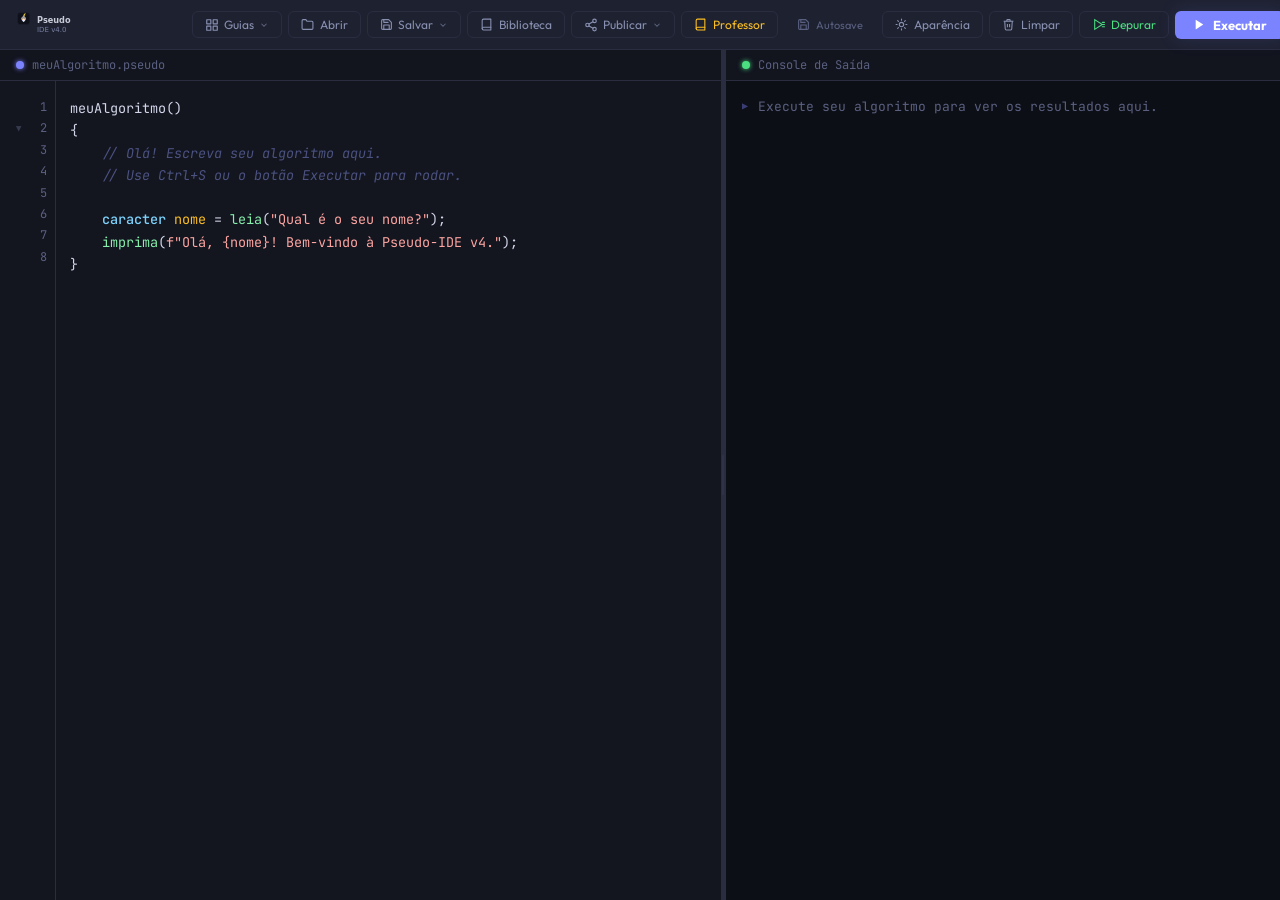
<file: index.html>
<!DOCTYPE html>
<html lang="pt-BR">

<head>
    <meta charset="UTF-8">
    <meta name="viewport" content="width=device-width, initial-scale=1.0">
    <title>Pseudo-IDE</title>
    <link rel="preconnect" href="https://fonts.googleapis.com">
    <link
        href="https://fonts.googleapis.com/css2?family=JetBrains+Mono:ital,wght@0,400;0,500;0,600;1,400&family=Outfit:wght@400;500;600;700&display=swap"
        rel="stylesheet">
    <link rel="icon" href="favicon.svg" type="image/svg+xml">
    <link rel="stylesheet" href="css/style.css">
    <script src="theme.js"></script>
</head>

<body>

    <!-- ===== HEADER ===== -->
    <header id="header">
        <div class="header-left">
            <div class="app-brand">
                <img src="logo-horizontal.svg" class="app-logo" alt="Pseudo-IDE">
            </div>
        </div>

        <div class="header-center" id="algo-name-display">sem título</div>

        <div class="header-right">

            <!-- ── Guias dropdown ── -->
            <div class="hdr-dd" id="hdr-dd-guias">
                <button class="btn-icon hdr-dd-trigger" onclick="toggleHdrDd('hdr-dd-guias')" title="Guias">
                    <svg width="14" height="14" viewBox="0 0 24 24" fill="none" stroke="currentColor" stroke-width="2"
                        stroke-linecap="round" stroke-linejoin="round">
                        <rect x="3" y="3" width="7" height="7"></rect><rect x="14" y="3" width="7" height="7"></rect>
                        <rect x="3" y="14" width="7" height="7"></rect><rect x="14" y="14" width="7" height="7"></rect>
                    </svg>
                    Guias
                    <svg class="hdr-dd-arrow" width="10" height="10" viewBox="0 0 24 24" fill="none" stroke="currentColor" stroke-width="2.5"><polyline points="6 9 12 15 18 9"></polyline></svg>
                </button>
                <div class="hdr-dd-menu">
                    <a href="notebook.html" class="hdr-dd-item">
                        <svg width="13" height="13" viewBox="0 0 24 24" fill="none" stroke="currentColor" stroke-width="2" stroke-linecap="round"><rect x="3" y="3" width="18" height="18" rx="2"></rect><line x1="3" y1="9" x2="21" y2="9"></line><line x1="9" y1="9" x2="9" y2="21"></line></svg>
                        Notebook
                    </a>
                    <a href="docs-api.html" class="hdr-dd-item">
                        <svg width="13" height="13" viewBox="0 0 24 24" fill="none" stroke="currentColor" stroke-width="2" stroke-linecap="round"><path d="M4 19.5A2.5 2.5 0 0 1 6.5 17H20"></path><path d="M6.5 2H20v20H6.5A2.5 2.5 0 0 1 4 19.5v-15A2.5 2.5 0 0 1 6.5 2z"></path></svg>
                        Referência API
                    </a>
                    <a href="importador.html" class="hdr-dd-item">
                        <svg width="13" height="13" viewBox="0 0 24 24" fill="none" stroke="currentColor" stroke-width="2" stroke-linecap="round"><path d="M21 15v4a2 2 0 0 1-2 2H5a2 2 0 0 1-2-2v-4"></path><polyline points="7 10 12 15 17 10"></polyline><line x1="12" y1="15" x2="12" y2="3"></line></svg>
                        Importar dados
                    </a>
                    <div class="hdr-dd-sep"></div>
                    <button class="hdr-dd-item" onclick="toggleHelp(); toggleHdrDd('hdr-dd-guias')">
                        <svg width="13" height="13" viewBox="0 0 24 24" fill="none" stroke="currentColor" stroke-width="2"><circle cx="12" cy="12" r="10"></circle><path d="M9.09 9a3 3 0 0 1 5.83 1c0 2-3 3-3 3"></path><line x1="12" y1="17" x2="12.01" y2="17"></line></svg>
                        Docs (F1)
                    </button>
                </div>
            </div>

            <!-- ── Arquivo ── -->
            <div class="btn-group">
                <button class="btn-icon" onclick="abrirArquivo()" title="Abrir arquivo">
                    <svg width="13" height="13" viewBox="0 0 24 24" fill="none" stroke="currentColor" stroke-width="2" stroke-linecap="round" stroke-linejoin="round">
                        <path d="M22 19a2 2 0 0 1-2 2H4a2 2 0 0 1-2-2V5a2 2 0 0 1 2-2h5l2 3h9a2 2 0 0 1 2 2z"></path>
                    </svg>
                    Abrir
                </button>
            </div>

            <!-- ── Salvar dropdown ── -->
            <div class="hdr-dd" id="hdr-dd-salvar">
                <button class="btn-icon hdr-dd-trigger" onclick="toggleHdrDd('hdr-dd-salvar')" title="Salvar">
                    <svg width="13" height="13" viewBox="0 0 24 24" fill="none" stroke="currentColor" stroke-width="2" stroke-linecap="round" stroke-linejoin="round">
                        <path d="M19 21H5a2 2 0 0 1-2-2V5a2 2 0 0 1 2-2h11l5 5v11a2 2 0 0 1-2 2z"></path>
                        <polyline points="17 21 17 13 7 13 7 21"></polyline><polyline points="7 3 7 8 15 8"></polyline>
                    </svg>
                    Salvar
                    <svg class="hdr-dd-arrow" width="10" height="10" viewBox="0 0 24 24" fill="none" stroke="currentColor" stroke-width="2.5"><polyline points="6 9 12 15 18 9"></polyline></svg>
                </button>
                <div class="hdr-dd-menu">
                    <button class="hdr-dd-item" onclick="salvarArquivo(); toggleHdrDd('hdr-dd-salvar')">
                        <svg width="13" height="13" viewBox="0 0 24 24" fill="none" stroke="currentColor" stroke-width="2" stroke-linecap="round"><path d="M21 15v4a2 2 0 0 1-2 2H5a2 2 0 0 1-2-2v-4"></path><polyline points="7 10 12 15 17 10"></polyline><line x1="12" y1="15" x2="12" y2="3"></line></svg>
                        Salvar Como <span style="color:var(--text-muted);font-size:10px">(.pseudo)</span>
                    </button>
                    <button class="hdr-dd-item" onclick="LocalLib.saveCode(document.getElementById('code-editor').value); toggleHdrDd('hdr-dd-salvar')">
                        <svg width="13" height="13" viewBox="0 0 24 24" fill="none" stroke="currentColor" stroke-width="2" stroke-linecap="round"><path d="M4 19.5A2.5 2.5 0 0 1 6.5 17H20"></path><path d="M6.5 2H20v20H6.5A2.5 2.5 0 0 1 4 19.5v-15A2.5 2.5 0 0 1 6.5 2z"></path></svg>
                        Salvar Local <span style="color:var(--text-muted);font-size:10px">(IndexedDB)</span>
                    </button>
                </div>
            </div>

            <!-- ── Biblioteca ── -->
            <button class="btn-icon" onclick="LocalLib.openModal('code')" title="Biblioteca de códigos local">
                <svg width="13" height="13" viewBox="0 0 24 24" fill="none" stroke="currentColor" stroke-width="2" stroke-linecap="round" stroke-linejoin="round">
                    <path d="M4 19.5A2.5 2.5 0 0 1 6.5 17H20"></path>
                    <path d="M6.5 2H20v20H6.5A2.5 2.5 0 0 1 4 19.5v-15A2.5 2.5 0 0 1 6.5 2z"></path>
                </svg>
                Biblioteca
            </button>

            <!-- ── Publicar dropdown ── -->
            <div class="hdr-dd" id="hdr-dd-publicar">
                <button class="btn-icon hdr-dd-trigger" onclick="toggleHdrDd('hdr-dd-publicar')" title="Compartilhar e publicar">
                    <svg width="14" height="14" viewBox="0 0 24 24" fill="none" stroke="currentColor" stroke-width="2" stroke-linecap="round" stroke-linejoin="round">
                        <circle cx="18" cy="5" r="3"></circle><circle cx="6" cy="12" r="3"></circle><circle cx="18" cy="19" r="3"></circle>
                        <line x1="8.59" y1="13.51" x2="15.42" y2="17.49"></line><line x1="15.41" y1="6.51" x2="8.59" y2="10.49"></line>
                    </svg>
                    Publicar
                    <svg class="hdr-dd-arrow" width="10" height="10" viewBox="0 0 24 24" fill="none" stroke="currentColor" stroke-width="2.5"><polyline points="6 9 12 15 18 9"></polyline></svg>
                </button>
                <div class="hdr-dd-menu">
                    <button class="hdr-dd-item" onclick="gerarLinkCompartilhamento(); toggleHdrDd('hdr-dd-publicar')">
                        <svg width="13" height="13" viewBox="0 0 24 24" fill="none" stroke="currentColor" stroke-width="2" stroke-linecap="round"><path d="M10 13a5 5 0 0 0 7.54.54l3-3a5 5 0 0 0-7.07-7.07l-1.72 1.71"></path><path d="M14 11a5 5 0 0 0-7.54-.54l-3 3a5 5 0 0 0 7.07 7.07l1.71-1.71"></path></svg>
                        Gerar link
                    </button>
                    <button class="hdr-dd-item" onclick="publicarNaNuvem(); toggleHdrDd('hdr-dd-publicar')">
                        <svg width="13" height="13" viewBox="0 0 24 24" fill="none" stroke="currentColor" stroke-width="2" stroke-linecap="round"><path d="M18 10h-1.26A8 8 0 1 0 9 20h9a5 5 0 0 0 0-10z"></path><polyline points="16 16 12 12 8 16"></polyline><line x1="12" y1="12" x2="12" y2="21"></line></svg>
                        Publicar na nuvem
                    </button>
                    <div class="hdr-dd-sep"></div>
                    <button class="hdr-dd-item" onclick="configurarNuvem(); toggleHdrDd('hdr-dd-publicar')">
                        <svg width="13" height="13" viewBox="0 0 24 24" fill="none" stroke="currentColor" stroke-width="2"><circle cx="12" cy="12" r="3"></circle><path d="M19.4 15a1.65 1.65 0 0 0 .33 1.82l.06.06a2 2 0 0 1-2.83 2.83l-.06-.06a1.65 1.65 0 0 0-1.82-.33 1.65 1.65 0 0 0-1 1.51V21a2 2 0 0 1-4 0v-.09A1.65 1.65 0 0 0 9 19.4a1.65 1.65 0 0 0-1.82.33l-.06.06a2 2 0 0 1-2.83-2.83l.06-.06A1.65 1.65 0 0 0 4.68 15a1.65 1.65 0 0 0-1.51-1H3a2 2 0 0 1 0-4h.09A1.65 1.65 0 0 0 4.6 9a1.65 1.65 0 0 0-.33-1.82l-.06-.06a2 2 0 0 1 2.83-2.83l.06.06A1.65 1.65 0 0 0 9 4.68a1.65 1.65 0 0 0 1-1.51V3a2 2 0 0 1 4 0v.09a1.65 1.65 0 0 0 1 1.51 1.65 1.65 0 0 0 1.82-.33l.06-.06a2 2 0 0 1 2.83 2.83l-.06.06A1.65 1.65 0 0 0 19.4 9a1.65 1.65 0 0 0 1.51 1H21a2 2 0 0 1 0 4h-.09a1.65 1.65 0 0 0-1.51 1z"></path></svg>
                        Configurar API
                    </button>
                </div>
            </div>

            <!-- ── Professor ── -->
            <button class="btn-icon btn-professor" onclick="toggleTeacherModal()" title="Área do Professor">
                <svg width="13" height="13" viewBox="0 0 24 24" fill="none" stroke="currentColor" stroke-width="2" stroke-linecap="round" stroke-linejoin="round">
                    <path d="M4 19.5A2.5 2.5 0 0 1 6.5 17H20"></path>
                    <path d="M6.5 2H20v20H6.5A2.5 2.5 0 0 1 4 19.5v-15A2.5 2.5 0 0 1 6.5 2z"></path>
                </svg>
                Professor
            </button>

            <!-- ── Autosave ── -->
            <button id="btn-autosave" class="btn-icon" onclick="toggleAutosave()" title="Autosave">
                <svg width="13" height="13" viewBox="0 0 24 24" fill="none" stroke="currentColor" stroke-width="2" stroke-linecap="round"><path d="M19 21H5a2 2 0 0 1-2-2V5a2 2 0 0 1 2-2h11l5 5v11a2 2 0 0 1-2 2z"></path><polyline points="17 21 17 13 7 13 7 21"></polyline><polyline points="7 3 7 8 15 8"></polyline></svg>
                Autosave
            </button>

            <!-- ── Aparência ── -->
            <button class="btn-icon" onclick="window._openThemeModal()" title="Configurações de Aparência">
                <svg width="13" height="13" viewBox="0 0 24 24" fill="none" stroke="currentColor" stroke-width="2"
                    stroke-linecap="round" stroke-linejoin="round">
                    <circle cx="12" cy="12" r="4"/>
                    <path d="M12 2v2M12 20v2M4.93 4.93l1.41 1.41M17.66 17.66l1.41 1.41M2 12h2M20 12h2M4.93 19.07l1.41-1.41M17.66 6.34l1.41-1.41"/>
                </svg>
                Aparência
            </button>

            <!-- ── Console ── -->
            <button class="btn-icon" onclick="limparConsole()" title="Limpar console (Ctrl+M)">
                <svg width="13" height="13" viewBox="0 0 24 24" fill="none" stroke="currentColor" stroke-width="2">
                    <polyline points="3 6 5 6 21 6" /><path d="M19 6l-1 14a2 2 0 0 1-2 2H8a2 2 0 0 1-2-2L5 6" />
                    <path d="M10 11v6M14 11v6" /><path d="M9 6V4a1 1 0 0 1 1-1h4a1 1 0 0 1 1 1v2" />
                </svg>
                Limpar
            </button>
            <button class="btn-icon btn-debug" onclick="iniciarDepuracao()" title="Depurar Passo-a-Passo (F9)">
                <svg width="13" height="13" viewBox="0 0 24 24" fill="none" stroke="currentColor" stroke-width="2" stroke-linecap="round">
                    <polygon points="5 3 19 12 5 21 5 3" fill="none"></polygon>
                    <line x1="19" y1="12" x2="23" y2="12"></line><line x1="19" y1="8" x2="23" y2="8"></line><line x1="19" y1="16" x2="23" y2="16"></line>
                </svg>
                Depurar
            </button>

            <!-- ── Executar ── -->
            <button class="btn-run" onclick="executarCodigo()" title="Executar (Ctrl+S)">
                <svg width="13" height="13" viewBox="0 0 24 24" fill="currentColor">
                    <polygon points="5 3 19 12 5 21 5 3" />
                </svg>
                Executar
            </button>
        </div>
    </header>

    <!-- ===== METADATA BAR ===== -->
    <div id="metadata-bar" class="hidden">
        <span id="meta-nome" class="meta-item meta-name">
            <svg width="12" height="12" viewBox="0 0 24 24" fill="none" stroke="currentColor" stroke-width="2.5">
                <path d="M14 2H6a2 2 0 0 0-2 2v16a2 2 0 0 0 2 2h12a2 2 0 0 0 2-2V8z" />
                <polyline points="14 2 14 8 20 8" />
            </svg>
            <span class="meta-val"></span>
        </span>
        <span class="meta-sep">·</span>
        <span id="meta-autor" class="meta-item"><svg width="12" height="12" viewBox="0 0 24 24" fill="none"
                stroke="currentColor" stroke-width="2.5">
                <path d="M20 21v-2a4 4 0 0 0-4-4H8a4 4 0 0 0-4 4v2" />
                <circle cx="12" cy="7" r="4" />
            </svg><span class="meta-val"></span></span>
        <span class="meta-sep">·</span>
        <span id="meta-versao" class="meta-item meta-version"><span class="meta-val"></span></span>
        <span class="meta-sep">·</span>
        <span id="meta-desc" class="meta-item meta-desc"><span class="meta-val"></span></span>
    </div>

    <input type="file" id="file-import" accept=".ide,.txt,.pseudo" style="display:none">

    <!-- ===== MAIN ===== -->
    <main id="main-layout">

        <section id="editor-panel">
            <div id="search-box" class="hidden">
                <input type="text" id="search-input" placeholder="Buscar no código..." autocomplete="off">
                <span id="search-count">0/0</span>
                <button class="btn-icon" id="search-prev" title="Anterior (Shift+Enter)">↑</button>
                <button class="btn-icon" id="search-next" title="Próximo (Enter)">↓</button>
                <button class="btn-icon" id="search-close" title="Fechar (Esc)">×</button>
            </div>

            <div class="panel-tab">
                <span class="tab-dot"></span>
                <span id="tab-filename">algoritmo.pseudo</span>
            </div>
            <div id="editor-container">
                <div id="line-numbers" aria-hidden="true"></div>
                <div id="editor-wrapper">
                    <pre id="highlight-layer" aria-hidden="true"></pre>
                    <pre id="error-layer" aria-hidden="true"></pre>
                    <pre id="warning-layer" aria-hidden="true"></pre>
                    <div id="debug-panel" class="hidden">
                        <div class="debug-header">Depurador Ativo</div>
                        <div class="debug-controls">
                            <button onclick="continuarDepuracao()" title="Avançar (F10)">⏭ Próximo</button>
                            <button class="btn-stop" onclick="pararDepuracao()" title="Parar (F9)">⏹ Parar</button>
                        </div>
                        <div id="debug-vars"></div>
                    </div>
                    <textarea id="code-editor" spellcheck="false" wrap="off" autocomplete="off" autocorrect="off"
                        autocapitalize="off" aria-label="Editor de código">meuAlgoritmo()
{
    // Olá! Escreva seu algoritmo aqui.
    // Use Ctrl+S ou o botão Executar para rodar.

    caracter nome = leia("Qual é o seu nome?");
    imprima(f"Olá, {nome}! Bem-vindo à Pseudo-IDE v4.");
}</textarea>
                </div>
            </div>
        </section>

        <div id="resizer" title="Arraste para redimensionar"></div>

        <section id="console-panel">
            <div class="panel-tab">
                <span class="tab-dot tab-dot-console"></span>
                Console de Saída
                <span id="exec-status" class="exec-status"></span>
            </div>
            <div id="console-saida">
                <div class="console-placeholder">
                    <span class="placeholder-icon">▶</span>
                    Execute seu algoritmo para ver os resultados aqui.
                </div>
            </div>
        </section>

    </main>

    <div id="autocomplete-popup" role="listbox" aria-label="Sugestões"></div>
    <div id="signature-popup" class="hidden" aria-hidden="true"></div>

    <!-- ===== HELP MODAL ===== -->
    <div id="help-modal" class="modal-overlay hidden" role="dialog" aria-modal="true">
        <div class="modal-box">

            <!-- Cabeçalho -->
            <div class="modal-header">
                <h2>
                    <svg width="18" height="18" viewBox="0 0 24 24" fill="none" stroke="currentColor" stroke-width="2">
                        <path d="M2 3h6a4 4 0 0 1 4 4v14a3 3 0 0 0-3-3H2z" />
                        <path d="M22 3h-6a4 4 0 0 0-4 4v14a3 3 0 0 1 3-3h7z" />
                    </svg>
                    Guia Completo — Pseudo-IDE v4.1
                </h2>
                <button class="modal-close" onclick="toggleHelp()">✕</button>
            </div>

            <!-- Abas de navegação -->
            <div class="modal-tabs" role="tablist">
                <button class="tab-btn active" onclick="switchTab('tab-inicio',    this)">🚀 Início</button>
                <button class="tab-btn" onclick="switchTab('tab-tipos',     this)">📦 Tipos</button>
                <button class="tab-btn" onclick="switchTab('tab-controle',  this)">🔀 Controle</button>
                <button class="tab-btn" onclick="switchTab('tab-funcoes',   this)">⚙️ Funções</button>
                <button class="tab-btn" onclick="switchTab('tab-excecoes',  this)">⚠️ Exceções</button>
                <button class="tab-btn" onclick="switchTab('tab-mat',       this)">🔢 mat</button>
                <button class="tab-btn" onclick="switchTab('tab-metodos',   this)">🗂️ metodos</button>
                <button class="tab-btn" onclick="switchTab('tab-tabular',   this)">📊 tabular</button>
                <button class="tab-btn" onclick="switchTab('tab-calculo',   this)">∫ calculo</button>
                <button class="tab-btn" onclick="switchTab('tab-estat',     this)">📈 estatistica</button>
                <button class="tab-btn" onclick="switchTab('tab-tempo',     this)">⏱️ tempo</button>
                <button class="tab-btn" onclick="switchTab('tab-graficos',  this)">📉 graficos</button>
                <button class="tab-btn" onclick="switchTab('tab-prob',      this)">🎲 probabilidade</button>
                <button class="tab-btn" onclick="switchTab('tab-algebra',   this)">📐 algebra</button>
                <button class="tab-btn" onclick="switchTab('tab-latex',     this)">∑ latex</button>
                <button class="tab-btn" onclick="switchTab('tab-arquivos',  this)">📂 arquivos</button>
                <button class="tab-btn" onclick="switchTab('tab-editor',    this)">⌨️ Editor</button>
            </div>

            <!-- Corpo -->
            <div class="modal-body">


                <!-- ═══════════════════════════════════════════════════════════
     🚀 INÍCIO
     ═══════════════════════════════════════════════════════════ -->
                <div id="tab-inicio" class="tab-pane active">

                    <h3>O que é a Pseudo-IDE?</h3>
                    <p class="tab-intro">
                        A Pseudo-IDE é um ambiente de programação educacional onde você escreve <strong>pseudocódigo em
                            português</strong>
                        e ele é automaticamente executado no navegador. O objetivo é aprender lógica de programação,
                        matemática e
                        algoritmos sem precisar decorar sintaxe de linguagens complexas.
                    </p>

                    <h3>Estrutura obrigatória de todo algoritmo</h3>
                    <p class="tab-intro">
                        Todo programa precisa de um <strong>nome de algoritmo</strong> seguido por <code>()</code> e um
                        bloco <code>{ }</code>.
                        Pense nisso como a "capa" do seu programa.
                    </p>
                    <pre class="code-example"><span class="ex-cmt">// O nome do algoritmo aparece na aba e no topo da janela.</span>
<span class="ex-cmt">// Pode ser qualquer nome sem espaços.</span>
meuPrimeiroAlgoritmo()
{
    <span class="ex-fn">imprima</span>(<span class="ex-str">"Olá, Mundo!"</span>);
}</pre>

                    <h3>Entrada e Saída</h3>
                    <table class="doc-table">
                        <thead>
                            <tr>
                                <th>Comando</th>
                                <th>O que faz</th>
                                <th>Exemplo</th>
                            </tr>
                        </thead>
                        <tbody>
                            <tr>
                                <td><code>imprima(valor)</code></td>
                                <td>Mostra um valor no console de saída. Aceita qualquer coisa: números, textos, listas…
                                </td>
                                <td><code>imprima("olá")</code></td>
                            </tr>
                            <tr>
                                <td><code>leia("pergunta")</code></td>
                                <td>Pausa o programa e espera o usuário digitar algo. O valor digitado fica armazenado
                                    na variável.</td>
                                <td><code>caracter n = leia("Seu nome:")</code></td>
                            </tr>
                        </tbody>
                    </table>

                    <h3>Comentários</h3>
                    <p class="tab-intro">Comentários são anotações que o computador ignora. Use para explicar seu
                        código.</p>
                    <pre class="code-example"><span class="ex-cmt">// Comentário de uma linha — tudo depois de // é ignorado</span>

<span class="ex-cmt">/*
   Comentário de bloco — útil para textos longos
   ou para desativar vários comandos de uma vez.
*/</span></pre>

                    <h3>Marcadores de projeto (opcionais)</h3>
                    <p class="tab-intro">
                        Coloque marcadores logo após o nome do algoritmo para documentar seu trabalho.
                        Eles aparecem na barra de informações no topo da IDE.
                    </p>
                    <pre class="code-example">calculadoraIMC()
<span class="ex-kw">@NOME</span>[Calculadora de IMC]
<span class="ex-kw">@AUTOR</span>[Maria Souza]
<span class="ex-kw">@VERSAO</span>[2]
<span class="ex-kw">@DESC</span>[Calcula o Índice de Massa Corporal]
{
    <span class="ex-cmt">// código aqui...</span>
}</pre>

                    <h3>Seu primeiro programa completo</h3>
                    <pre class="code-example">saudacao()
{
    caracter nome = <span class="ex-fn">leia</span>(<span class="ex-str">"Qual é o seu nome?"</span>);
    inteiro idade = <span class="ex-fn">leia</span>(<span class="ex-str">"Quantos anos você tem?"</span>);

    <span class="ex-fn">imprima</span>(f<span class="ex-str">"Olá, {nome}! Você tem {idade} anos."</span>);

    <span class="ex-kw">se</span> (idade >= 18) {
        <span class="ex-fn">imprima</span>(<span class="ex-str">"Você é maior de idade."</span>);
    } <span class="ex-kw">senao</span> {
        <span class="ex-fn">imprima</span>(<span class="ex-str">"Você ainda é menor de idade."</span>);
    }
}</pre>

                    <div class="doc-note">
                        <strong>💡 Dica de ouro:</strong> Use <strong>Ctrl+S</strong> para executar o algoritmo a
                        qualquer momento.
                        O console de saída fica no lado direito da tela. Se acontecer um erro, ele aparece em vermelho
                        com o número aproximado da linha onde aconteceu.
                    </div>
                </div><!-- /tab-inicio -->


                <!-- ═══════════════════════════════════════════════════════════
     📦 TIPOS E VALORES
     ═══════════════════════════════════════════════════════════ -->
                <div id="tab-tipos" class="tab-pane hidden">

                    <h3>Tipos de variável</h3>
                    <p class="tab-intro">
                        Uma variável é uma "caixa" onde você guarda um valor. Na Pseudo-IDE, você <strong>declara o
                            tipo</strong>
                        da caixa antes do nome — isso ajuda a evitar erros: se você tentar guardar um texto em uma caixa
                        de inteiro,
                        o programa avisa na hora.
                    </p>
                    <table class="doc-table">
                        <thead>
                            <tr>
                                <th>Tipo</th>
                                <th>Guarda</th>
                                <th>Exemplo</th>
                                <th>Observação</th>
                            </tr>
                        </thead>
                        <tbody>
                            <tr>
                                <td><code>inteiro</code></td>
                                <td>Números sem casas decimais</td>
                                <td><code>inteiro x = 10</code></td>
                                <td>Aceita negativos. Não aceita 3.5, somente 3.</td>
                            </tr>
                            <tr>
                                <td><code>real</code></td>
                                <td>Números com ou sem casas decimais</td>
                                <td><code>real preco = 9.99</code></td>
                                <td>Use ponto, não vírgula: <code>3.14</code> (não <code>3,14</code>).</td>
                            </tr>
                            <tr>
                                <td><code>caracter</code></td>
                                <td>Textos (qualquer sequência de letras, números, símbolos)</td>
                                <td><code>caracter nome = "Ana"</code></td>
                                <td>Coloque o texto entre aspas duplas ou simples.</td>
                            </tr>
                            <tr>
                                <td><code>booleano</code></td>
                                <td>Verdadeiro ou falso</td>
                                <td><code>booleano ativo = verdadeiro</code></td>
                                <td>Só aceita <code>verdadeiro</code> ou <code>falso</code>.</td>
                            </tr>
                            <tr>
                                <td><code>super</code></td>
                                <td>Qualquer coisa (tipo universal)</td>
                                <td><code>super lista = [1, 2, 3]</code></td>
                                <td>Use quando precisar de listas com <code>[...]</code> ou misturar tipos. Sem
                                    validação de tipo.</td>
                            </tr>
                        </tbody>
                    </table>

                    <div class="doc-note">
                        <strong>Tipagem forte:</strong> a IDE verifica o tipo no momento da atribuição.
                        <code>inteiro x = 3.7</code> gera erro imediatamente: <em>"variável 'x' declarada como inteiro,
                            mas recebeu real (3.7)"</em>.
                        Isso te ajuda a encontrar bugs antes que eles causem problemas maiores.
                    </div>

                    <h3>Valores especiais</h3>
                    <table class="doc-table">
                        <thead>
                            <tr>
                                <th>Palavra</th>
                                <th>Significado</th>
                                <th>Quando usar</th>
                            </tr>
                        </thead>
                        <tbody>
                            <tr>
                                <td><code>verdadeiro</code></td>
                                <td>Booleano verdadeiro (<code>true</code>)</td>
                                <td>Condições, flags de controle</td>
                            </tr>
                            <tr>
                                <td><code>falso</code></td>
                                <td>Booleano falso (<code>false</code>)</td>
                                <td>Condições, flags de controle</td>
                            </tr>
                            <tr>
                                <td><code>vazio</code></td>
                                <td>Ausência intencional de valor (<code>null</code>)</td>
                                <td>Inicializar variável "sem valor ainda"</td>
                            </tr>
                            <tr>
                                <td><code>indefinido</code></td>
                                <td>Variável ainda não atribuída (<code>undefined</code>)</td>
                                <td>Checar se algo foi preenchido</td>
                            </tr>
                            <tr>
                                <td><code>Infinito</code></td>
                                <td>+∞</td>
                                <td>Valores que crescem sem limite, divisão por zero</td>
                            </tr>
                            <tr>
                                <td><code>NegInfinito</code></td>
                                <td>−∞</td>
                                <td>Limite negativo</td>
                            </tr>
                        </tbody>
                    </table>

                    <h3>Operadores</h3>
                    <table class="doc-table">
                        <thead>
                            <tr>
                                <th>Operador</th>
                                <th>Função</th>
                                <th>Exemplo</th>
                                <th>Resultado</th>
                            </tr>
                        </thead>
                        <tbody>
                            <tr>
                                <td><code>+  -  *  /</code></td>
                                <td>Aritmética básica</td>
                                <td><code>10 / 3</code></td>
                                <td><code>3.333...</code></td>
                            </tr>
                            <tr>
                                <td><code>mod</code></td>
                                <td>Resto da divisão inteira</td>
                                <td><code>10 mod 3</code></td>
                                <td><code>1</code></td>
                            </tr>
                            <tr>
                                <td><code>==</code></td>
                                <td>Igual a</td>
                                <td><code>x == 5</code></td>
                                <td>verdadeiro ou falso</td>
                            </tr>
                            <tr>
                                <td><code>!=</code></td>
                                <td>Diferente de</td>
                                <td><code>x != 0</code></td>
                                <td>verdadeiro ou falso</td>
                            </tr>
                            <tr>
                                <td><code>&gt;  &lt;  &gt;=  &lt;=</code></td>
                                <td>Comparação</td>
                                <td><code>x >= 18</code></td>
                                <td>verdadeiro ou falso</td>
                            </tr>
                            <tr>
                                <td><code>e</code></td>
                                <td>E lógico — ambos devem ser verdadeiros</td>
                                <td><code>x > 0 e x &lt; 10</code></td>
                                <td>verdadeiro ou falso</td>
                            </tr>
                            <tr>
                                <td><code>ou</code></td>
                                <td>OU lógico — basta um ser verdadeiro</td>
                                <td><code>x == 0 ou x == 1</code></td>
                                <td>verdadeiro ou falso</td>
                            </tr>
                            <tr>
                                <td><code>nao</code></td>
                                <td>Negação — inverte o valor lógico</td>
                                <td><code>nao ativo</code></td>
                                <td>inverte verdadeiro/falso</td>
                            </tr>
                        </tbody>
                    </table>

                    <h3>Textos especiais</h3>
                    <h4>F-strings — texto com variáveis incorporadas</h4>
                    <p class="tab-intro">Coloque <code>f</code> antes das aspas e use <code>{ }</code> para incluir
                        variáveis dentro do texto.</p>
                    <pre class="code-example">caracter nome = <span class="ex-str">"Carlos"</span>;
inteiro idade = <span class="ex-num">25</span>;
<span class="ex-fn">imprima</span>(f<span class="ex-str">"Meu nome é {nome} e tenho {idade} anos."</span>);
<span class="ex-cmt">// Saída: Meu nome é Carlos e tenho 25 anos.</span>

<span class="ex-cmt">// Você pode usar expressões dentro das chaves:</span>
<span class="ex-fn">imprima</span>(f<span class="ex-str">"O dobro de {idade} é {idade * 2}."</span>);
<span class="ex-cmt">// Saída: O dobro de 25 é 50.</span></pre>

                    <h4>Strings brutas (raw strings) — prefixo <code>#</code></h4>
                    <p class="tab-intro">
                        Use <code>#"..."</code> ou <code>#'...'</code> quando a string contém <code>\</code> que <strong>não devem ser interpretados</strong> como escape do JavaScript.
                        Isso é essencial para escrever comandos LaTeX sem precisar dobrar cada barra:
                    </p>
                    <pre class="code-example"><span class="ex-kw">importar</span> latex <span class="ex-kw">como</span> lt;

<span class="ex-cmt">// Com raw string: funciona direto</span>
lt.linha(<span class="ex-str">#"\frac{1}{2} + \frac{1}{3} = \frac{5}{6}"</span>)
lt.bloco(<span class="ex-str">#"\sum_{k=1}^{n} k = \frac{n(n+1)}{2}"</span>)
lt.linha(<span class="ex-str">#"e^{i\pi} + 1 = 0"</span>)

<span class="ex-cmt">// Sem raw string: \f vira form feed, \p vira p — LaTeX corrompido</span>
lt.linha(<span class="ex-str">"\frac{1}{2}"</span>) <span class="ex-cmt">// ERRADO — \f é interpretado pelo JS</span></pre>
                    <p class="tab-intro">
                        <strong>Quando usar:</strong> sempre que a string contiver <code>\</code> — para LaTeX, expressões regulares literais ou qualquer texto com barras.<br>
                        <strong>Limitação:</strong> raw strings não permitem interpolação <code>{expr}</code>. Para combinar <code>\</code> literal <em>e</em> interpolação, use <code>#f"..."</code>.
                    </p>

                    <h4>Raw f-strings — prefixo <code>#f</code></h4>
                    <p class="tab-intro">
                        Combina o melhor dos dois: barras são literais (como <code>#"..."</code>) e interpolação <code>{expr}</code> funciona (como <code>f"..."</code>).
                        Essencial para gerar LaTeX dinamicamente com valores calculados:
                    </p>
                    <pre class="code-example"><span class="ex-kw">importar</span> latex <span class="ex-kw">como</span> lt;
<span class="ex-kw">importar</span> mat <span class="ex-kw">como</span> mat;

real coef = <span class="ex-num">3.14</span>;
super termo = <span class="ex-str">"x^2"</span>;

<span class="ex-cmt">// f"..." perde a barra: \cdot vira cdot — ERRADO</span>
lt.linha(f<span class="ex-str">"{coef} \cdot {termo}"</span>)      <span class="ex-cmt">// renderiza: 3.14cdotx^2</span>

<span class="ex-cmt">// #f"..." preserva a barra e interpola — CORRETO</span>
lt.linha(<span class="ex-str">#f"{coef} \cdot {termo}"</span>)    <span class="ex-cmt">// renderiza: 3.14·x²</span>
lt.bloco(<span class="ex-str">#f"\frac{coef}{mat.abs(-2)}"</span>) <span class="ex-cmt">// renderiza: fração LaTeX</span></pre>
                    <p class="tab-intro">
                        <strong>Regra geral para LaTeX:</strong> se a string for fixa, use <code>#"..."</code>. Se precisar interpolar variáveis, use <code>#f"..."</code>. Nunca use <code>f"..."</code> comum com comandos LaTeX.
                    </p>

                    <h4>Repetição de texto</h4>
                    <pre
                        class="code-example"><span class="ex-fn">imprima</span>(<span class="ex-num">3</span> * <span class="ex-str">"ha"</span>);    <span class="ex-cmt">// hahaha</span>
<span class="ex-fn">imprima</span>(<span class="ex-str">"=-"</span> * <span class="ex-num">10</span>); <span class="ex-cmt">// =-=-=-=-=-=-=-=-=-=-=-=-</span></pre>

                    <h4>Notação científica</h4>
                    <pre class="code-example">real grande = <span class="ex-num">2E10</span>;    <span class="ex-cmt">// 20 000 000 000</span>
real pequeno = <span class="ex-num">1.5e-3</span>; <span class="ex-cmt">// 0.0015</span></pre>

                    <h3>Listas fixas com <code>super</code></h3>
                    <p class="tab-intro">
                        Use <code>super</code> e colchetes <code>[...]</code> para criar uma lista de acesso rápido por
                        índice.
                        O índice começa em <strong>0</strong> (o primeiro elemento é o de número 0).
                    </p>
                    <pre class="code-example">super dias = [<span class="ex-str">"Seg"</span>, <span class="ex-str">"Ter"</span>, <span class="ex-str">"Qua"</span>, <span class="ex-str">"Qui"</span>, <span class="ex-str">"Sex"</span>];

<span class="ex-fn">imprima</span>(dias[<span class="ex-num">0</span>]);  <span class="ex-cmt">// Seg  (primeiro)</span>
<span class="ex-fn">imprima</span>(dias[<span class="ex-num">4</span>]);  <span class="ex-cmt">// Sex  (quinto)</span>
<span class="ex-fn">imprima</span>(dias.length); <span class="ex-cmt">// 5 (total de elementos)</span></pre>

                    <h3>Listas dinâmicas com <code>intervalo()</code></h3>
                    <p class="tab-intro">
                        Cria uma lista de números de forma automática — similar ao <code>range()</code> do Python.
                        Aceita 1, 2 ou 3 argumentos.
                    </p>
                    <table class="doc-table">
                        <tr><th>Forma</th><th>Resultado</th></tr>
                        <tr><td><code>intervalo(fim)</code></td><td>De 0 até <code>fim-1</code>, passo 1 (ou −1 se fim &lt; 0)</td></tr>
                        <tr><td><code>intervalo(inicio, fim)</code></td><td>De <code>inicio</code> até <code>fim-1</code></td></tr>
                        <tr><td><code>intervalo(inicio, fim, passo)</code></td><td>Passo personalizado (pode ser decimal)</td></tr>
                    </table>
                    <pre class="code-example"><span class="ex-fn">imprima</span>(<span class="ex-fn">intervalo</span>(<span class="ex-num">5</span>));           <span class="ex-cmt">// [0, 1, 2, 3, 4]</span>
<span class="ex-fn">imprima</span>(<span class="ex-fn">intervalo</span>(<span class="ex-num">2</span>, <span class="ex-num">8</span>));        <span class="ex-cmt">// [2, 3, 4, 5, 6, 7]</span>
<span class="ex-fn">imprima</span>(<span class="ex-fn">intervalo</span>(<span class="ex-num">0</span>, <span class="ex-num">1</span>, <span class="ex-num">0.2</span>));  <span class="ex-cmt">// [0, 0.2, 0.4, 0.6, 0.8]</span>
<span class="ex-fn">imprima</span>(<span class="ex-fn">intervalo</span>(<span class="ex-num">5</span>, <span class="ex-num">0</span>, <span class="ex-num">-1</span>));  <span class="ex-cmt">// [5, 4, 3, 2, 1]</span>

<span class="ex-cmt">// Útil em laços e como eixo x de gráficos:</span>
<span class="ex-kw">para</span> i <span class="ex-kw">em</span> <span class="ex-fn">intervalo</span>(<span class="ex-num">10</span>) <span class="ex-kw">faça</span>
    <span class="ex-fn">imprima</span>(i * i);
<span class="ex-kw">fim</span>

super x = <span class="ex-fn">intervalo</span>(<span class="ex-num">0</span>, <span class="ex-num">360</span>, <span class="ex-num">5</span>);</pre>

                    <h3>Operador de range <code>a...b</code></h3>
                    <p class="tab-intro">
                        Cria um array de inteiros de <code>a</code> até <code>b</code> (ambos <strong>incluídos</strong>).
                        Pode ser passado diretamente para os construtores de <code>lista</code>, <code>conjunto</code>, <code>mapa</code>, <code>vetor</code>:
                    </p>
                    <table class="doc-table">
                        <tr><th>Forma</th><th>Resultado</th></tr>
                        <tr><td><code>1...5</code></td><td>[1, 2, 3, 4, 5] — inclusivo nos dois extremos</td></tr>
                        <tr><td><code>5...1</code></td><td>[5, 4, 3, 2, 1] — passo automático negativo</td></tr>
                        <tr><td><code>m.lista(1...n)</code></td><td>PseudoLista com os inteiros do intervalo</td></tr>
                        <tr><td><code>m.conjunto(1...n)</code></td><td>PseudoConjunto com os inteiros do intervalo</td></tr>
                        <tr><td><code>m.vetor(1...n)</code></td><td>PseudoVetor com os inteiros do intervalo</td></tr>
                    </table>
                    <pre class="code-example"><span class="ex-kw">importar</span> metodos.lista <span class="ex-kw">como</span> li;
<span class="ex-kw">importar</span> metodos.conjunto <span class="ex-kw">como</span> cj;
<span class="ex-kw">importar</span> metodos.vetor <span class="ex-kw">como</span> vc;

<span class="ex-kw">super</span> xi = li(<span class="ex-num">1</span>...<span class="ex-num">10</span>);   <span class="ex-cmt">// lista [1,2,3,4,5,6,7,8,9,10]</span>
<span class="ex-kw">super</span> s  = cj(<span class="ex-num">1</span>...<span class="ex-num">5</span>);    <span class="ex-cmt">// conjunto {1,2,3,4,5}</span>
<span class="ex-kw">super</span> v  = vc(<span class="ex-num">0</span>...<span class="ex-num">3</span>);    <span class="ex-cmt">// vetor [0,1,2,3]</span>

<span class="ex-cmt">// Espalhamento (spread) nativo também é suportado:</span>
<span class="ex-kw">super</span> a = [<span class="ex-num">1</span>, <span class="ex-num">2</span>, <span class="ex-num">3</span>];
<span class="ex-kw">super</span> b = [...a, <span class="ex-num">4</span>, <span class="ex-num">5</span>];   <span class="ex-cmt">// [1,2,3,4,5]</span></pre>

                </div><!-- /tab-tipos -->


                <!-- ═══════════════════════════════════════════════════════════
     🔀 CONTROLE DE FLUXO
     ═══════════════════════════════════════════════════════════ -->
                <div id="tab-controle" class="tab-pane hidden">

                    <h3>Condicional: se / senao</h3>
                    <p class="tab-intro">Execute um bloco de código <em>somente se</em> uma condição for verdadeira.</p>
                    <pre class="code-example"><span class="ex-cmt">// Forma simples</span>
<span class="ex-kw">se</span> (nota >= 7) {
    <span class="ex-fn">imprima</span>(<span class="ex-str">"Aprovado!"</span>);
}

<span class="ex-cmt">// Com alternativa</span>
<span class="ex-kw">se</span> (nota >= 7) {
    <span class="ex-fn">imprima</span>(<span class="ex-str">"Aprovado!"</span>);
} <span class="ex-kw">senao</span> {
    <span class="ex-fn">imprima</span>(<span class="ex-str">"Reprovado."</span>);
}

<span class="ex-cmt">// Múltiplas condições (encadeado)</span>
<span class="ex-kw">se</span> (nota >= 9) {
    <span class="ex-fn">imprima</span>(<span class="ex-str">"Excelente!"</span>);
} <span class="ex-kw">senao se</span> (nota >= 7) {
    <span class="ex-fn">imprima</span>(<span class="ex-str">"Bom"</span>);
} <span class="ex-kw">senao se</span> (nota >= 5) {
    <span class="ex-fn">imprima</span>(<span class="ex-str">"Regular"</span>);
} <span class="ex-kw">senao</span> {
    <span class="ex-fn">imprima</span>(<span class="ex-str">"Insuficiente"</span>);
}</pre>

                    <h3>Escolha (switch)</h3>
                    <p class="tab-intro">Ideal quando você quer comparar uma variável com vários valores fixos. Mais
                        legível que vários <code>senao se</code>.</p>
                    <pre class="code-example">inteiro dia = <span class="ex-num">3</span>;
<span class="ex-kw">escolha</span> (dia) {
    <span class="ex-kw">caso</span> <span class="ex-num">1</span>: <span class="ex-fn">imprima</span>(<span class="ex-str">"Segunda-feira"</span>); <span class="ex-kw">quebrar</span>;
    <span class="ex-kw">caso</span> <span class="ex-num">2</span>: <span class="ex-fn">imprima</span>(<span class="ex-str">"Terça-feira"</span>);  <span class="ex-kw">quebrar</span>;
    <span class="ex-kw">caso</span> <span class="ex-num">3</span>: <span class="ex-fn">imprima</span>(<span class="ex-str">"Quarta-feira"</span>); <span class="ex-kw">quebrar</span>;
    <span class="ex-kw">padrao</span>:  <span class="ex-fn">imprima</span>(<span class="ex-str">"Outro dia"</span>); <span class="ex-cmt">// executado se nenhum caso bater</span>
}
<span class="ex-cmt">// Saída: Quarta-feira</span></pre>
                    <div class="doc-note"><strong>⚠️ Atenção:</strong> não esqueça o <code>quebrar</code> ao final de
                        cada <code>caso</code>. Sem ele, o programa continua executando os casos seguintes.</div>

                    <h3>Laço: para (contagem)</h3>
                    <p class="tab-intro">Repete um bloco um número determinado de vezes. Perfeito quando você sabe
                        exatamente quantas repetições quer.</p>
                    <pre class="code-example"><span class="ex-cmt">// Estrutura: para (inicio; condição; passo)</span>
<span class="ex-kw">para</span> (<span class="ex-kw">inteiro</span> i = <span class="ex-num">1</span>; i &lt;= <span class="ex-num">5</span>; i++) {
    <span class="ex-fn">imprima</span>(f<span class="ex-str">"Iteração número {i}"</span>);
}
<span class="ex-cmt">// Imprime: 1, 2, 3, 4, 5</span>

<span class="ex-cmt">// Contagem regressiva</span>
<span class="ex-kw">para</span> (<span class="ex-kw">inteiro</span> i = <span class="ex-num">10</span>; i >= <span class="ex-num">1</span>; i--) {
    <span class="ex-fn">imprima</span>(i);
}

<span class="ex-cmt">// Passo de 2 em 2</span>
<span class="ex-kw">para</span> (<span class="ex-kw">inteiro</span> i = <span class="ex-num">0</span>; i &lt;= <span class="ex-num">10</span>; i = i + <span class="ex-num">2</span>) {
    <span class="ex-fn">imprima</span>(i); <span class="ex-cmt">// 0, 2, 4, 6, 8, 10</span>
}</pre>

                    <h3>Laço: para em (percorrer coleção)</h3>
                    <p class="tab-intro">Percorre cada elemento de uma Lista, Conjunto, Mapa ou texto, um por vez. Mais
                        simples que o laço com contador quando você não precisa do índice.</p>
                    <pre class="code-example"><span class="ex-kw">importar</span> metodos <span class="ex-kw">como</span> m;
<span class="ex-kw">super</span> frutas = m.lista(<span class="ex-str">"maçã"</span>, <span class="ex-str">"banana"</span>, <span class="ex-str">"uva"</span>);

<span class="ex-kw">para</span> (fruta <span class="ex-op">em</span> frutas) {
    <span class="ex-fn">imprima</span>(fruta);
}
<span class="ex-cmt">// Imprime: maçã, banana, uva (um por linha)</span>

<span class="ex-cmt">// Também funciona em textos (itera caractere a caractere)</span>
<span class="ex-kw">para</span> (letra <span class="ex-op">em</span> <span class="ex-str">"olá"</span>) {
    <span class="ex-fn">imprima</span>(letra); <span class="ex-cmt">// o, l, á</span>
}

<span class="ex-cmt">// E em Conjuntos</span>
<span class="ex-kw">super</span> nums = m.conjunto();
nums.adicionar(<span class="ex-num">10</span>); nums.adicionar(<span class="ex-num">20</span>); nums.adicionar(<span class="ex-num">30</span>);
<span class="ex-kw">para</span> (n <span class="ex-op">em</span> nums) { <span class="ex-fn">imprima</span>(n); }</pre>

                    <h3>Laço: enquanto</h3>
                    <p class="tab-intro">Repete enquanto uma condição for verdadeira. Use quando você <em>não sabe</em>
                        de antemão quantas repetições vai precisar.</p>
                    <pre class="code-example">inteiro tentativas = <span class="ex-num">0</span>;
inteiro senha = <span class="ex-num">1234</span>;
inteiro entrada = <span class="ex-num">0</span>;

<span class="ex-kw">enquanto</span> (entrada != senha) {
    entrada = <span class="ex-fn">leia</span>(<span class="ex-str">"Digite a senha:"</span>);
    tentativas = tentativas + <span class="ex-num">1</span>;
}
<span class="ex-fn">imprima</span>(f<span class="ex-str">"Correto! {tentativas} tentativa(s)."</span>);</pre>

                    <h3>Laço: faca...enquanto</h3>
                    <p class="tab-intro">Igual ao <code>enquanto</code>, mas <strong>sempre executa pelo menos uma
                            vez</strong> antes de checar a condição.</p>
                    <pre class="code-example">inteiro n = <span class="ex-num">0</span>;
<span class="ex-kw">faca</span> {
    n = <span class="ex-fn">leia</span>(<span class="ex-str">"Digite um número positivo:"</span>);
} <span class="ex-kw">enquanto</span> (n &lt;= <span class="ex-num">0</span>);
<span class="ex-fn">imprima</span>(f<span class="ex-str">"Você digitou: {n}"</span>);</pre>

                    <h3>Controle de laços: quebrar e continuar</h3>
                    <pre class="code-example"><span class="ex-cmt">// quebrar — sai do laço imediatamente</span>
<span class="ex-kw">para</span> (<span class="ex-kw">inteiro</span> i = <span class="ex-num">1</span>; i &lt;= <span class="ex-num">10</span>; i++) {
    <span class="ex-kw">se</span> (i == <span class="ex-num">5</span>) { <span class="ex-kw">quebrar</span>; }
    <span class="ex-fn">imprima</span>(i); <span class="ex-cmt">// imprime 1, 2, 3, 4</span>
}

<span class="ex-cmt">// continuar — pula para a próxima iteração</span>
<span class="ex-kw">para</span> (<span class="ex-kw">inteiro</span> i = <span class="ex-num">1</span>; i &lt;= <span class="ex-num">5</span>; i++) {
    <span class="ex-kw">se</span> (i == <span class="ex-num">3</span>) { <span class="ex-kw">continuar</span>; } <span class="ex-cmt">// pula o 3</span>
    <span class="ex-fn">imprima</span>(i); <span class="ex-cmt">// imprime 1, 2, 4, 5</span>
}</pre>
                </div><!-- /tab-controle -->


                <!-- ═══════════════════════════════════════════════════════════
     ⚙️ FUNÇÕES
     ═══════════════════════════════════════════════════════════ -->
                <div id="tab-funcoes" class="tab-pane hidden">

                    <h3>O que é uma função?</h3>
                    <p class="tab-intro">
                        Uma função é um bloco de código com um nome, que você pode chamar quando precisar.
                        Use funções para <strong>evitar repetição</strong> e <strong>organizar</strong> seu algoritmo em
                        partes menores.
                    </p>

                    <h3>Função simples</h3>
                    <pre class="code-example">calculadora()
{
    <span class="ex-cmt">// Definir a função</span>
    <span class="ex-kw">funcao</span> somar(a, b) {
        <span class="ex-kw">retorno</span> a + b;
    }

    <span class="ex-cmt">// Chamar a função</span>
    <span class="ex-fn">imprima</span>(somar(<span class="ex-num">3</span>, <span class="ex-num">4</span>));    <span class="ex-cmt">// 7</span>
    <span class="ex-fn">imprima</span>(somar(<span class="ex-num">10</span>, <span class="ex-num">-2</span>));   <span class="ex-cmt">// 8</span>

    <span class="ex-cmt">// Guardar o resultado em variável</span>
    real resultado = somar(<span class="ex-num">5.5</span>, <span class="ex-num">2.5</span>);
    <span class="ex-fn">imprima</span>(resultado); <span class="ex-cmt">// 8</span>
}</pre>

                    <h3>Funções com tipo nos parâmetros (tipadas)</h3>
                    <p class="tab-intro">
                        Você pode declarar o <strong>tipo esperado</strong> de cada parâmetro usando a sintaxe
                        <code>tipo(nome)</code>. Se o chamador passar um tipo errado, um erro claro é gerado
                        automaticamente.
                    </p>
                    <pre
                        class="code-example"><span class="ex-kw">funcao</span> dobrar(<span class="ex-kw">real</span>(x)) {
    <span class="ex-kw">retorno</span> x * <span class="ex-num">2</span>;
}

<span class="ex-fn">imprima</span>(dobrar(<span class="ex-num">5</span>));     <span class="ex-cmt">// 10</span>
<span class="ex-fn">imprima</span>(dobrar(<span class="ex-num">3.14</span>));  <span class="ex-cmt">// 6.28</span>
dobrar(<span class="ex-str">"oi"</span>);           <span class="ex-cmt">// ERRO: esperava real, recebeu texto</span></pre>

                    <h3>Parâmetros com restrição de valor</h3>
                    <p class="tab-intro">
                        Além do tipo, você pode adicionar uma <strong>condição</strong> que o valor deve satisfazer.
                        Coloque a condição dentro dos parênteses do tipo.
                    </p>
                    <pre
                        class="code-example"><span class="ex-kw">funcao</span> raizSegura(<span class="ex-kw">real</span>(x >= 0)) {
    <span class="ex-kw">retorno</span> <span class="ex-fn">raiz</span>(x);
}

<span class="ex-fn">imprima</span>(raizSegura(<span class="ex-num">9</span>));   <span class="ex-cmt">// 3</span>
raizSegura(-<span class="ex-num">1</span>);          <span class="ex-cmt">// ERRO: 'x' deve satisfazer: x >= 0</span>

<span class="ex-cmt">// Outros exemplos de restrições:</span>
<span class="ex-kw">funcao</span> dividir(<span class="ex-kw">real</span>(a), <span class="ex-kw">real</span>(b != 0)) {
    <span class="ex-kw">retorno</span> a / b;
}
<span class="ex-kw">funcao</span> fatPosit(<span class="ex-kw">inteiro</span>(n >= 0)) { <span class="ex-cmt">/* ... */</span> }</pre>

                    <h3>Parâmetros com valor padrão</h3>
                    <p class="tab-intro">
                        Use <code>: valor</code> após o parêntese para definir um valor padrão.
                        Parâmetros com padrão podem ser omitidos na chamada.
                    </p>
                    <pre
                        class="code-example"><span class="ex-kw">funcao</span> saudar(<span class="ex-kw">caracter</span>(nome), <span class="ex-kw">caracter</span>(prefixo) : <span class="ex-str">"Olá"</span>) {
    <span class="ex-fn">imprima</span>(f<span class="ex-str">"{prefixo}, {nome}!"</span>);
}

saudar(<span class="ex-str">"Ana"</span>);             <span class="ex-cmt">// Olá, Ana!</span>
saudar(<span class="ex-str">"Bruno"</span>, <span class="ex-str">"Oi"</span>);    <span class="ex-cmt">// Oi, Bruno!</span>

<span class="ex-cmt">// Combinando tipo + restrição + padrão:</span>
<span class="ex-kw">funcao</span> potencia(<span class="ex-kw">real</span>(base), <span class="ex-kw">inteiro</span>(exp >= 1) : <span class="ex-num">2</span>) {
    <span class="ex-kw">retorno</span> <span class="ex-fn">expo</span>(base, exp);
}
<span class="ex-fn">imprima</span>(potencia(<span class="ex-num">3</span>));      <span class="ex-cmt">// 9  (exp usa padrão 2)</span>
<span class="ex-fn">imprima</span>(potencia(<span class="ex-num">2</span>, <span class="ex-num">10</span>)); <span class="ex-cmt">// 1024</span></pre>

                    <h3>Recursão</h3>
                    <p class="tab-intro">Uma função pode chamar a si mesma. Sempre defina uma <strong>condição de
                            parada</strong> para evitar loop infinito.</p>
                    <pre
                        class="code-example"><span class="ex-kw">funcao</span> fatorial(<span class="ex-kw">inteiro</span>(n >= 0)) {
    <span class="ex-kw">se</span> (n <= <span class="ex-num">1</span>) { <span class="ex-kw">retorno</span> <span class="ex-num">1</span>; }    <span class="ex-cmt">// condição de parada</span>
    <span class="ex-kw">retorno</span> n * fatorial(n - <span class="ex-num">1</span>); <span class="ex-cmt">// chamada recursiva</span>
}
<span class="ex-fn">imprima</span>(fatorial(<span class="ex-num">5</span>)); <span class="ex-cmt">// 120  (5 × 4 × 3 × 2 × 1)</span>
<span class="ex-fn">imprima</span>(fatorial(<span class="ex-num">0</span>)); <span class="ex-cmt">// 1   (por definição, 0! = 1)</span></pre>

                    <div class="doc-note">
                        <strong>Resumo das sintaxes de parâmetro:</strong><br>
                        <code>tipo(nome)</code> — obrigatório, sem restrição<br>
                        <code>tipo(nome op valor)</code> — obrigatório, com restrição (ex: <code>&gt;= 0</code>,
                        <code>!= 0</code>)<br>
                        <code>tipo(nome) : padrão</code> — opcional com valor padrão<br>
                        <code>tipo(nome op valor) : padrão</code> — opcional com restrição e padrão
                    </div>
                </div><!-- /tab-funcoes -->


                <!-- ═══════════════════════════════════════════════════════════
     ⚠️ EXCEÇÕES
     ═══════════════════════════════════════════════════════════ -->
                <div id="tab-excecoes" class="tab-pane hidden">

                    <h3>O que são exceções?</h3>
                    <p class="tab-intro">
                        Exceções são erros que acontecem durante a execução do programa. Você pode
                        <strong>lançar</strong> uma exceção para sinalizar que algo deu errado, e
                        <strong>capturá-la</strong>
                        para tratar o problema de forma elegante — sem que o programa trave.
                    </p>

                    <h3>Capturar erros: tentar / capturar</h3>
                    <p class="tab-intro">Envolva código arriscado em <code>tentar { }</code> e trate o erro em
                        <code>capturar { }</code>.
                    </p>
                    <pre class="code-example"><span class="ex-kw">tentar</span> {
    real resultado = <span class="ex-num">10</span> / <span class="ex-num">0</span>;
    <span class="ex-fn">imprima</span>(resultado);
} <span class="ex-kw">capturar</span> (erro) {
    <span class="ex-fn">imprima</span>(f<span class="ex-str">"Aconteceu um erro: {erro.message}"</span>);
}

<span class="ex-cmt">// O programa continua após o capturar:</span>
<span class="ex-fn">imprima</span>(<span class="ex-str">"Programa continua normalmente."</span>);</pre>

                    <h3>Lançar exceção simples</h3>
                    <pre class="code-example"><span class="ex-kw">funcao</span> sacar(<span class="ex-kw">real</span>(valor > 0)) {
    real saldo = <span class="ex-num">100.0</span>;
    <span class="ex-kw">se</span> (valor > saldo) {
        <span class="ex-kw">lançar</span> <span class="ex-kw">erro</span> <span class="ex-str">"Saldo insuficiente para o saque."</span>;
    }
    <span class="ex-fn">imprima</span>(f<span class="ex-str">"Saque de R${valor} realizado."</span>);
}

<span class="ex-kw">tentar</span> {
    sacar(<span class="ex-num">50</span>);   <span class="ex-cmt">// OK</span>
    sacar(<span class="ex-num">200</span>);  <span class="ex-cmt">// lança erro</span>
} <span class="ex-kw">capturar</span> (e) {
    <span class="ex-fn">imprima</span>(e.message); <span class="ex-cmt">// Saldo insuficiente para o saque.</span>
}</pre>

                    <h3>Lançar exceção estruturada</h3>
                    <p class="tab-intro">
                        Use <code>lançar erro(tipo, mensagem, dadoRecebido, dadoEsperado)</code> para criar erros mais
                        ricos,
                        com informações detalhadas sobre o que deu errado. Todos os parâmetros são opcionais.
                    </p>
                    <pre class="code-example"><span class="ex-kw">funcao</span> validarIdade(<span class="ex-kw">inteiro</span>(n)) {
    <span class="ex-kw">se</span> (n &lt; <span class="ex-num">0</span> <span class="ex-op">ou</span> n > <span class="ex-num">150</span>) {
        <span class="ex-kw">lançar</span> <span class="ex-kw">erro</span>(
            <span class="ex-str">"ValorInvalido"</span>,      <span class="ex-cmt">// tipo do erro</span>
            <span class="ex-str">"Idade fora do intervalo válido"</span>, <span class="ex-cmt">// descrição</span>
            n,                      <span class="ex-cmt">// dado recebido</span>
            <span class="ex-str">"entre 0 e 150"</span>        <span class="ex-cmt">// dado esperado</span>
        );
    }
    <span class="ex-fn">imprima</span>(f<span class="ex-str">"Idade {n} registrada."</span>);
}

<span class="ex-kw">tentar</span> {
    validarIdade(<span class="ex-num">25</span>);  <span class="ex-cmt">// OK</span>
    validarIdade(<span class="ex-num">999</span>); <span class="ex-cmt">// lança erro estruturado</span>
} <span class="ex-kw">capturar</span> (e) {
    <span class="ex-fn">imprima</span>(f<span class="ex-str">"[{e.tipo}] {e.message}"</span>);
    <span class="ex-fn">imprima</span>(f<span class="ex-str">"Recebido: {e.dadoEntrada}"</span>);
    <span class="ex-fn">imprima</span>(f<span class="ex-str">"Esperado: {e.dadoEsperado}"</span>);
}</pre>

                    <table class="doc-table">
                        <thead>
                            <tr>
                                <th>Forma</th>
                                <th>Sintaxe</th>
                                <th>Quando usar</th>
                            </tr>
                        </thead>
                        <tbody>
                            <tr>
                                <td>Simples</td>
                                <td><code>lançar erro "mensagem"</code></td>
                                <td>Sinalização rápida de problema</td>
                            </tr>
                            <tr>
                                <td>Estruturada</td>
                                <td><code>lançar erro(tipo, msg, entrada, esperado)</code></td>
                                <td>Erros ricos com contexto para diagnóstico</td>
                            </tr>
                            <tr>
                                <td>Qualquer valor</td>
                                <td><code>lançar expressao</code></td>
                                <td>Lançar um objeto ou string personalizado</td>
                            </tr>
                        </tbody>
                    </table>
                </div><!-- /tab-excecoes -->


                <!-- ═══════════════════════════════════════════════════════════
     🔢 MAT
     ═══════════════════════════════════════════════════════════ -->
                <div id="tab-mat" class="tab-pane hidden">
                    <h3>Biblioteca Matemática</h3>
                    <p class="tab-intro">Funções e constantes matemáticas. Importe com <code>importar mat como m;</code>
                    </p>

                    <h4>Constantes</h4>
                    <table class="doc-table">
                        <thead>
                            <tr>
                                <th>Constante</th>
                                <th>Valor</th>
                                <th>Exemplo</th>
                            </tr>
                        </thead>
                        <tbody>
                            <tr>
                                <td><code>m.pi</code></td>
                                <td>π ≈ 3.14159265…</td>
                                <td><code>real area = m.pi * raio * raio</code></td>
                            </tr>
                            <tr>
                                <td><code>m.E</code></td>
                                <td>e ≈ 2.71828182…</td>
                                <td><code>imprima(m.E)</code></td>
                            </tr>
                            <tr>
                                <td><code>m.Infinito</code></td>
                                <td>+∞</td>
                                <td><code>se (x == m.Infinito)</code></td>
                            </tr>
                            <tr>
                                <td><code>m.NegInfinito</code></td>
                                <td>−∞</td>
                                <td>Limite inferior</td>
                            </tr>
                        </tbody>
                    </table>

                    <h4>Arredondamento e valor absoluto</h4>
                    <table class="doc-table">
                        <thead>
                            <tr>
                                <th>Função</th>
                                <th>Descrição</th>
                                <th>Exemplo → Resultado</th>
                            </tr>
                        </thead>
                        <tbody>
                            <tr>
                                <td><code>m.abs(x)</code></td>
                                <td>Valor absoluto |x|. Remove o sinal negativo.</td>
                                <td><code>m.abs(-7)</code> → 7</td>
                            </tr>
                            <tr>
                                <td><code>m.arred(x)</code></td>
                                <td>Arredonda para o inteiro mais próximo (½ sobe).</td>
                                <td><code>m.arred(3.5)</code> → 4</td>
                            </tr>
                            <tr>
                                <td><code>m.piso(x)</code></td>
                                <td>Arredonda sempre para baixo ⌊x⌋.</td>
                                <td><code>m.piso(3.9)</code> → 3</td>
                            </tr>
                            <tr>
                                <td><code>m.teto(x)</code></td>
                                <td>Arredonda sempre para cima ⌈x⌉.</td>
                                <td><code>m.teto(3.1)</code> → 4</td>
                            </tr>
                            <tr>
                                <td><code>m.max(a, b)</code></td>
                                <td>O maior dos dois valores.</td>
                                <td><code>m.max(10, 20)</code> → 20</td>
                            </tr>
                            <tr>
                                <td><code>m.min(a, b)</code></td>
                                <td>O menor dos dois valores.</td>
                                <td><code>m.min(10, 20)</code> → 10</td>
                            </tr>
                        </tbody>
                    </table>

                    <h4>Trigonometria (ângulos em radianos)</h4>
                    <p class="tab-intro">Para converter graus em radianos: <code>radianos = graus * m.pi / 180</code>
                    </p>
                    <table class="doc-table">
                        <thead>
                            <tr>
                                <th>Função</th>
                                <th>Descrição</th>
                                <th>Exemplo → Resultado</th>
                            </tr>
                        </thead>
                        <tbody>
                            <tr>
                                <td><code>m.sen(x)</code></td>
                                <td>Seno de x</td>
                                <td><code>m.sen(m.pi / 2)</code> → 1</td>
                            </tr>
                            <tr>
                                <td><code>m.cos(x)</code></td>
                                <td>Cosseno de x</td>
                                <td><code>m.cos(0)</code> → 1</td>
                            </tr>
                            <tr>
                                <td><code>m.tan(x)</code></td>
                                <td>Tangente de x</td>
                                <td><code>m.tan(m.pi / 4)</code> → ≈ 1</td>
                            </tr>
                        </tbody>
                    </table>

                    <h4>Logaritmos e raízes</h4>
                    <table class="doc-table">
                        <thead>
                            <tr>
                                <th>Função</th>
                                <th>Descrição</th>
                                <th>Exemplo → Resultado</th>
                            </tr>
                        </thead>
                        <tbody>
                            <tr>
                                <td><code>raiz(x)</code></td>
                                <td>Raiz quadrada √x — função <strong>nativa</strong>, não precisa importar</td>
                                <td><code>raiz(25)</code> → 5</td>
                            </tr>
                            <tr>
                                <td><code>expo(base, exp)</code></td>
                                <td>Potência base^exp — função <strong>nativa</strong></td>
                                <td><code>expo(2, 8)</code> → 256</td>
                            </tr>
                            <tr>
                                <td><code>m.ln(x)</code></td>
                                <td>Logaritmo natural (base e)</td>
                                <td><code>m.ln(m.E)</code> → 1</td>
                            </tr>
                            <tr>
                                <td><code>m.log2(x)</code></td>
                                <td>Logaritmo base 2</td>
                                <td><code>m.log2(8)</code> → 3</td>
                            </tr>
                            <tr>
                                <td><code>m.log10(x)</code></td>
                                <td>Logaritmo base 10</td>
                                <td><code>m.log10(1000)</code> → 3</td>
                            </tr>
                            <tr>
                                <td><code>m.log(x, base)</code></td>
                                <td>Logaritmo em qualquer base</td>
                                <td><code>m.log(27, 3)</code> → 3</td>
                            </tr>
                        </tbody>
                    </table>

                    <h4>Aleatoriedade e somatório</h4>
                    <table class="doc-table">
                        <thead>
                            <tr>
                                <th>Função</th>
                                <th>Parâmetros</th>
                                <th>Descrição</th>
                            </tr>
                        </thead>
                        <tbody>
                            <tr>
                                <td><code>m.aleatorio(min, max)</code></td>
                                <td>min, max: inteiros</td>
                                <td>Inteiro aleatório no intervalo [min, max] (inclusivo em ambos os lados).</td>
                            </tr>
                            <tr>
                                <td><code>m.somatorio(fn, min, max)</code></td>
                                <td>fn: funcao(i), min/max: numeros</td>
                                <td>Calcula Σ fn(i) para i de min até max. Substitui a notação matemática de somatório.
                                </td>
                            </tr>
                            <tr>
                                <td><code>m.produtorio(fn, min, max)</code></td>
                                <td>fn: funcao(i), min/max: numeros</td>
                                <td>Calcula Π fn(i) para i de min até max.</td>
                            </tr>
                        </tbody>
                    </table>
                    <pre
                        class="code-example"><span class="ex-kw">importar</span> mat <span class="ex-kw">como</span> m;

<span class="ex-cmt">// Somatório: Σ i² de 1 a 5 = 55</span>
<span class="ex-kw">funcao</span> quadrado(i) { <span class="ex-kw">retorno</span> i * i; }
<span class="ex-fn">imprima</span>(m.somatorio(quadrado, <span class="ex-num">1</span>, <span class="ex-num">5</span>)); <span class="ex-cmt">// 55</span>

<span class="ex-cmt">// Fatorial via produtório: Π i de 1 a 5 = 120</span>
<span class="ex-kw">funcao</span> id(i) { <span class="ex-kw">retorno</span> i; }
<span class="ex-fn">imprima</span>(m.produtorio(id, <span class="ex-num">1</span>, <span class="ex-num">5</span>)); <span class="ex-cmt">// 120</span></pre>

                    <h4>m.linspace(inicio, fim, n)</h4>
                    <p class="tab-intro">Gera um array com <strong>n</strong> valores igualmente espaçados de <code>inicio</code> até <code>fim</code> (ambos incluídos). Análogo ao <code>numpy.linspace</code>.</p>
                    <pre class="code-example"><span class="ex-kw">importar</span> mat <span class="ex-kw">como</span> m;

<span class="ex-fn">imprima</span>(m.linspace(<span class="ex-num">0</span>, <span class="ex-num">1</span>, <span class="ex-num">5</span>));   <span class="ex-cmt">// [0, 0.25, 0.5, 0.75, 1]</span>
<span class="ex-fn">imprima</span>(m.linspace(<span class="ex-num">0</span>, <span class="ex-num">360</span>, <span class="ex-num">7</span>)); <span class="ex-cmt">// [0, 60, 120, 180, 240, 300, 360]</span>

<span class="ex-cmt">// Útil para eixos de gráficos:</span>
<span class="ex-kw">super</span> x = m.linspace(<span class="ex-num">0</span>, <span class="ex-num">2</span>*m.PI, <span class="ex-num">100</span>);
<span class="ex-kw">super</span> y = x.map(v => m.sen(v));</pre>

                </div><!-- /tab-mat -->


                <!-- ═══════════════════════════════════════════════════════════
     🗂️ METODOS
     ═══════════════════════════════════════════════════════════ -->
                <div id="tab-metodos" class="tab-pane hidden">
                    <h3>Biblioteca de Estruturas de Dados</h3>
                    <p class="tab-intro">Cria objetos com métodos e valida tipos. Importe com
                        <code>importar metodos como m;</code>
                    </p>
                    <p class="tab-intro">Você também pode importar somente o que precisa:
                        <code>importar metodos.lista como li;</code>
                    </p>

                    <h4>Texto — <code>m.caracter(valor)</code></h4>
                    <p class="tab-intro">Cria um objeto de texto com métodos de manipulação. Retorna um novo Caracter
                        sem modificar o original.</p>
                    <pre class="code-example"><span class="ex-kw">importar</span> metodos <span class="ex-kw">como</span> m;
<span class="ex-kw">super</span> t = m.caracter(<span class="ex-str">"  olá mundo  "</span>);

<span class="ex-fn">imprima</span>(t.maiusculo());     <span class="ex-cmt">// "  OLÁ MUNDO  "</span>
<span class="ex-fn">imprima</span>(t.minusculo());     <span class="ex-cmt">// "  olá mundo  "</span>
<span class="ex-fn">imprima</span>(t.aparar());        <span class="ex-cmt">// "olá mundo"  (remove espaços das bordas)</span>
<span class="ex-fn">imprima</span>(t.capitalizar());   <span class="ex-cmt">// "  Olá mundo  "</span>
<span class="ex-fn">imprima</span>(t.inverter());      <span class="ex-cmt">// "  odnum álô  "</span>
<span class="ex-fn">imprima</span>(t.tamanho());       <span class="ex-cmt">// 14</span>
<span class="ex-fn">imprima</span>(t.contem(<span class="ex-str">"olá"</span>));   <span class="ex-cmt">// verdadeiro</span>
<span class="ex-fn">imprima</span>(t.mesclar(<span class="ex-str">"!"</span>));    <span class="ex-cmt">// "  olá mundo  !" (concatena)</span>

<span class="ex-cmt">// Encadeamento de métodos</span>
<span class="ex-fn">imprima</span>(t.aparar().capitalizar()); <span class="ex-cmt">// "Olá mundo"</span></pre>

                    <h4>Lista dinâmica — <code>m.lista(v1, v2, ...)</code></h4>
                    <p class="tab-intro">
                        Lista que cresce e encolhe. Índice começa em <strong>0</strong>.
                        Suporta <code>para (x em lista)</code>.
                    </p>
                    <pre class="code-example"><span class="ex-kw">importar</span> metodos <span class="ex-kw">como</span> m;
<span class="ex-kw">super</span> notas = m.lista(<span class="ex-num">7.0</span>, <span class="ex-num">8.5</span>, <span class="ex-num">6.0</span>);

notas.adicionar(<span class="ex-num">9.0</span>);           <span class="ex-cmt">// [7.0, 8.5, 6.0, 9.0]</span>
notas.remover(<span class="ex-num">6.0</span>);            <span class="ex-cmt">// [7.0, 8.5, 9.0]</span>
<span class="ex-fn">imprima</span>(notas.obter(<span class="ex-num">0</span>));        <span class="ex-cmt">// 7.0</span>
<span class="ex-fn">imprima</span>(notas.tamanho());       <span class="ex-cmt">// 3</span>
notas.ordenar();                 <span class="ex-cmt">// [7.0, 8.5, 9.0]</span>

<span class="ex-cmt">// Para em</span>
<span class="ex-kw">para</span> (nota <span class="ex-op">em</span> notas) { <span class="ex-fn">imprima</span>(nota); }</pre>

                    <h4>Métodos funcionais de lista</h4>
                    <p class="tab-intro">
                        <code>transformar</code>, <code>filtrar</code>, <code>reduzir</code> e <code>percorrer</code>
                        aceitam funções completas <strong>ou expressões curtas em string</strong>.
                    </p>
                    <table class="doc-table">
                        <thead>
                            <tr><th>Método</th><th>Retorna</th><th>Descrição</th></tr>
                        </thead>
                        <tbody>
                            <tr>
                                <td><code>.transformar(fn)</code></td>
                                <td>Lista nova</td>
                                <td>Aplica <code>fn</code> a cada elemento (map)</td>
                            </tr>
                            <tr>
                                <td><code>.filtrar(pred)</code></td>
                                <td>Lista nova</td>
                                <td>Mantém só os elementos que passam no predicado (filter)</td>
                            </tr>
                            <tr>
                                <td><code>.reduzir(fn, ini?)</code></td>
                                <td>valor</td>
                                <td>Acumula um único valor da esquerda (reduce); sem <code>ini</code> usa o 1º elemento</td>
                            </tr>
                            <tr>
                                <td><code>.percorrer(fn)</code></td>
                                <td>vazio</td>
                                <td>Executa <code>fn(item, i)</code> para cada elemento (forEach)</td>
                            </tr>
                        </tbody>
                    </table>
                    <table class="doc-table" style="margin-top:6px">
                        <thead>
                            <tr><th colspan="3">Expressões curtas — <code>transformar</code> e <code>filtrar</code></th></tr>
                            <tr><th>String</th><th>Transforma</th><th>Filtra (mantém onde…)</th></tr>
                        </thead>
                        <tbody>
                            <tr><td><code>"*2"</code> / <code>"/3"</code> / <code>"+1"</code> / <code>"-5"</code></td><td>op. aritmética</td><td>—</td></tr>
                            <tr><td><code>"**2"</code></td><td>x²</td><td>—</td></tr>
                            <tr><td><code>"mod 2"</code></td><td>resto (≥ 0)</td><td>resto ≠ 0 → ímpares</td></tr>
                            <tr><td><code>">0"</code> / <code>"&lt;=10"</code> / <code>"!=0"</code></td><td>—</td><td>comparação</td></tr>
                        </tbody>
                    </table>
                    <p class="tab-intro" style="margin-top:6px"><code>reduzir</code> aceita operadores string:
                        <code>"+"</code>, <code>"-"</code>, <code>"*"</code>, <code>"max"</code>, <code>"min"</code>.
                    </p>
                    <pre class="code-example"><span class="ex-kw">importar</span> metodos <span class="ex-kw">como</span> m;
<span class="ex-kw">importar</span> mat <span class="ex-kw">como</span> mat;

<span class="ex-kw">super</span> nums = m.lista(<span class="ex-num">1</span>, <span class="ex-num">2</span>, <span class="ex-num">3</span>, <span class="ex-num">4</span>, <span class="ex-num">5</span>, <span class="ex-num">6</span>);

<span class="ex-cmt">// transformar — expressão curta</span>
<span class="ex-fn">imprima</span>(nums.transformar(<span class="ex-str">"*2"</span>));    <span class="ex-cmt">// [2,4,6,8,10,12]</span>
<span class="ex-fn">imprima</span>(nums.transformar(<span class="ex-str">"**2"</span>));   <span class="ex-cmt">// [1,4,9,16,25,36]</span>

<span class="ex-cmt">// transformar — função de biblioteca diretamente</span>
<span class="ex-fn">imprima</span>(nums.transformar(mat.ln));    <span class="ex-cmt">// [ln(1), ln(2), ...]</span>

<span class="ex-cmt">// transformar — função própria</span>
<span class="ex-fn">imprima</span>(nums.transformar((x) => x * x - <span class="ex-num">1</span>));

<span class="ex-cmt">// filtrar</span>
<span class="ex-fn">imprima</span>(nums.filtrar(<span class="ex-str">">3"</span>));          <span class="ex-cmt">// [4,5,6]</span>
<span class="ex-fn">imprima</span>(nums.filtrar(<span class="ex-str">"mod 2"</span>));     <span class="ex-cmt">// [1,3,5]  ← ímpares</span>
<span class="ex-fn">imprima</span>(nums.filtrar((x) => x mod <span class="ex-num">2</span> == <span class="ex-num">0</span>)); <span class="ex-cmt">// [2,4,6]</span>

<span class="ex-cmt">// reduzir</span>
<span class="ex-fn">imprima</span>(nums.reduzir(<span class="ex-str">"+"</span>));          <span class="ex-cmt">// 21</span>
<span class="ex-fn">imprima</span>(nums.reduzir(<span class="ex-str">"max"</span>));       <span class="ex-cmt">// 6</span>
<span class="ex-fn">imprima</span>(nums.reduzir(<span class="ex-str">"*"</span>, <span class="ex-num">1</span>));     <span class="ex-cmt">// 720 = 6!</span>
<span class="ex-fn">imprima</span>(nums.reduzir((acc, x) => acc + x * x, <span class="ex-num">0</span>)); <span class="ex-cmt">// 91</span>

<span class="ex-cmt">// percorrer</span>
nums.percorrer((x, i) => <span class="ex-fn">imprima</span>(f<span class="ex-str">"[{i}] = {x}"</span>));</pre>

                    <h4>Número — <code>m.numero(valor)</code></h4>
                    <p class="tab-intro">Converte e inspeciona valores numéricos. Aceita inteiros, reais e strings
                        numéricas.</p>
                    <pre
                        class="code-example"><span class="ex-kw">importar</span> metodos <span class="ex-kw">como</span> m;

<span class="ex-fn">imprima</span>(m.numero(-<span class="ex-num">5</span>).sinal());         <span class="ex-cmt">// -1  (negativo)</span>
<span class="ex-fn">imprima</span>(m.numero(<span class="ex-num">0</span>).sinal());          <span class="ex-cmt">// 0   (zero)</span>
<span class="ex-fn">imprima</span>(m.numero(<span class="ex-num">7</span>).sinal());          <span class="ex-cmt">// 1   (positivo)</span>
<span class="ex-fn">imprima</span>(m.numero(<span class="ex-num">3.9</span>).int());          <span class="ex-cmt">// 3   (trunca, não arredonda)</span>
<span class="ex-fn">imprima</span>(m.numero(<span class="ex-str">"3.14"</span>).re());        <span class="ex-cmt">// 3.14 (converte texto em real)</span>
<span class="ex-fn">imprima</span>(m.numero(<span class="ex-num">3.14159</span>).decimal(<span class="ex-num">2</span>)); <span class="ex-cmt">// 3.14 (arredonda 2 casas)</span>
<span class="ex-fn">imprima</span>(m.numero(<span class="ex-num">12</span>).fatorar(<span class="ex-num">1</span>));      <span class="ex-cmt">// "2² × 3¹"</span>
<span class="ex-fn">imprima</span>(m.numero(<span class="ex-num">360</span>).fatorar(<span class="ex-num">0</span>));     <span class="ex-cmt">// Lista [[2,3],[3,2],[5,1]]</span></pre>
                    <div class="doc-note"><strong>Atenção em fatorar():</strong> exige número inteiro. Se tiver um real,
                        converta primeiro: <code>m.numero(3.7).int().fatorar(1)</code></div>

                    <h4>Mapa (dicionário) — <code>m.mapa()</code></h4>
                    <p class="tab-intro">Armazena pares <strong>chave → valor</strong>. A chave pode ser qualquer coisa.
                        Suporta <code>para ([k, v] em mapa)</code>.</p>
                    <pre class="code-example"><span class="ex-kw">importar</span> metodos <span class="ex-kw">como</span> m;
<span class="ex-kw">super</span> agenda = m.mapa();

agenda.definir(<span class="ex-str">"Ana"</span>, <span class="ex-str">"(11) 9999-1111"</span>);
agenda.definir(<span class="ex-str">"Bruno"</span>, <span class="ex-str">"(21) 8888-2222"</span>);

<span class="ex-fn">imprima</span>(agenda.obter(<span class="ex-str">"Ana"</span>));    <span class="ex-cmt">// "(11) 9999-1111"</span>
<span class="ex-fn">imprima</span>(agenda.tem(<span class="ex-str">"Carlos"</span>)); <span class="ex-cmt">// falso</span>
agenda.remover(<span class="ex-str">"Bruno"</span>);

<span class="ex-cmt">// Percorrer pares [chave, valor]</span>
<span class="ex-kw">para</span> (par <span class="ex-op">em</span> agenda) {
    <span class="ex-fn">imprima</span>(f<span class="ex-str">"{par[0]}: {par[1]}"</span>);
}</pre>

                    <h4>Conjunto (sem duplicatas) — <code>m.conjunto()</code></h4>
                    <p class="tab-intro">Cada valor aparece apenas uma vez. Suporta operações matemáticas de conjuntos e
                        <code>para (x em conjunto)</code>.
                    </p>
                    <pre class="code-example"><span class="ex-kw">importar</span> metodos <span class="ex-kw">como</span> m;
<span class="ex-kw">super</span> A = m.conjunto(); A.adicionar(<span class="ex-num">1</span>); A.adicionar(<span class="ex-num">2</span>); A.adicionar(<span class="ex-num">3</span>);
<span class="ex-kw">super</span> B = m.conjunto(); B.adicionar(<span class="ex-num">2</span>); B.adicionar(<span class="ex-num">3</span>); B.adicionar(<span class="ex-num">4</span>);
A.adicionar(<span class="ex-num">2</span>); <span class="ex-cmt">// ignorado — já existe!</span>

<span class="ex-fn">imprima</span>(A.uniao(B));       <span class="ex-cmt">// {1, 2, 3, 4}</span>
<span class="ex-fn">imprima</span>(A.intersecao(B));  <span class="ex-cmt">// {2, 3}</span>
<span class="ex-fn">imprima</span>(A.diferenca(B));   <span class="ex-cmt">// {1}  (em A mas não em B)</span>
<span class="ex-fn">imprima</span>(A.tem(<span class="ex-num">5</span>));         <span class="ex-cmt">// falso</span>
<span class="ex-fn">imprima</span>(A.tamanho());      <span class="ex-cmt">// 3</span></pre>

                    <h4>Vetor (álgebra linear) — <code>m.vetor([x, y, z, ...])</code></h4>
                    <pre
                        class="code-example"><span class="ex-kw">importar</span> metodos <span class="ex-kw">como</span> m;
<span class="ex-kw">super</span> v1 = m.vetor([<span class="ex-num">1</span>, <span class="ex-num">2</span>, <span class="ex-num">3</span>]);
<span class="ex-kw">super</span> v2 = m.vetor([<span class="ex-num">4</span>, <span class="ex-num">5</span>, <span class="ex-num">6</span>]);

<span class="ex-fn">imprima</span>(v1.dimensao());     <span class="ex-cmt">// 3</span>
<span class="ex-fn">imprima</span>(v1.soma(v2));       <span class="ex-cmt">// (5, 7, 9)</span>
<span class="ex-fn">imprima</span>(v1.subtrair(v2));   <span class="ex-cmt">// (-3, -3, -3)</span>
<span class="ex-fn">imprima</span>(v1.escalar(<span class="ex-num">2</span>));     <span class="ex-cmt">// (2, 4, 6)  (multiplica por escalar)</span>
<span class="ex-fn">imprima</span>(v1.ponto(v2));      <span class="ex-cmt">// 32  (produto escalar: 1×4 + 2×5 + 3×6)</span>
<span class="ex-fn">imprima</span>(v1.norma());        <span class="ex-cmt">// ≈ 3.742  (comprimento do vetor √(1²+2²+3²))</span>
<span class="ex-fn">imprima</span>(v1.normalizar());   <span class="ex-cmt">// vetor de comprimento 1, mesma direção</span></pre>

                    <h4>Matriz — <code>m.matriz([[linha1], [linha2], ...])</code></h4>
                    <pre class="code-example"><span class="ex-kw">importar</span> metodos <span class="ex-kw">como</span> m;
<span class="ex-kw">super</span> A = m.matriz([[<span class="ex-num">1</span>, <span class="ex-num">2</span>], [<span class="ex-num">3</span>, <span class="ex-num">4</span>]]);
<span class="ex-kw">super</span> B = m.matriz([[<span class="ex-num">5</span>, <span class="ex-num">6</span>], [<span class="ex-num">7</span>, <span class="ex-num">8</span>]]);

<span class="ex-fn">imprima</span>(A.linhas);          <span class="ex-cmt">// 2</span>
<span class="ex-fn">imprima</span>(A.colunas);         <span class="ex-cmt">// 2</span>
<span class="ex-fn">imprima</span>(A.obter(<span class="ex-num">0</span>, <span class="ex-num">1</span>));     <span class="ex-cmt">// 2  (linha 0, coluna 1)</span>
<span class="ex-fn">imprima</span>(A.soma(B));         <span class="ex-cmt">// [[6,8],[10,12]]</span>
<span class="ex-fn">imprima</span>(A.mult(B));         <span class="ex-cmt">// [[19,22],[43,50]] (multiplicação matricial)</span>
<span class="ex-fn">imprima</span>(A.transposta());    <span class="ex-cmt">// [[1,3],[2,4]]</span>
<span class="ex-fn">imprima</span>(A.mult(<span class="ex-num">3</span>));         <span class="ex-cmt">// [[3,6],[9,12]] (escalar)</span>

<span class="ex-cmt">// Multiplicação Matriz × Vetor</span>
<span class="ex-kw">super</span> v = m.vetor([<span class="ex-num">1</span>, <span class="ex-num">2</span>]);
<span class="ex-fn">imprima</span>(A.mult(v));         <span class="ex-cmt">// Vetor resultante</span></pre>
                    <h4>Verificadores de tipo — <code>m.eNumero(v)</code> e similares</h4>
                    <p class="tab-intro">Funções que retornam <code>verdadeiro</code> ou <code>falso</code> para checar
                        o tipo de qualquer valor em tempo de execução.</p>
                    <table class="doc-table">
                        <thead><tr><th>Função</th><th>Retorna verdadeiro quando…</th></tr></thead>
                        <tbody>
                            <tr><td><code>m.eNumero(v)</code></td><td><em>v</em> é número (inteiro ou real, não NaN)</td></tr>
                            <tr><td><code>m.eInteiro(v)</code></td><td><em>v</em> é inteiro sem parte decimal</td></tr>
                            <tr><td><code>m.eReal(v)</code></td><td><em>v</em> é real com parte decimal</td></tr>
                            <tr><td><code>m.eTexto(v)</code></td><td><em>v</em> é string ou Caracter</td></tr>
                            <tr><td><code>m.eBooleano(v)</code></td><td><em>v</em> é <code>verdadeiro</code> ou <code>falso</code></td></tr>
                            <tr><td><code>m.eLista(v)</code></td><td><em>v</em> é uma Lista</td></tr>
                            <tr><td><code>m.eMapa(v)</code></td><td><em>v</em> é um Mapa</td></tr>
                            <tr><td><code>m.eConjunto(v)</code></td><td><em>v</em> é um Conjunto</td></tr>
                            <tr><td><code>m.eVetor(v)</code></td><td><em>v</em> é um Vetor</td></tr>
                            <tr><td><code>m.eMatriz(v)</code></td><td><em>v</em> é uma Matriz</td></tr>
                            <tr><td><code>m.eVazio(v)</code></td><td><em>v</em> é <code>vazio</code> (null)</td></tr>
                            <tr><td><code>m.eIndefinido(v)</code></td><td><em>v</em> é <code>indefinido</code></td></tr>
                        </tbody>
                    </table>
                    <pre class="code-example"><span class="ex-kw">importar</span> metodos <span class="ex-kw">como</span> m;

<span class="ex-kw">super</span> entrada = <span class="ex-fn">leia</span>(<span class="ex-str">"Digite um número: "</span>);
<span class="ex-kw">se</span> (m.eNumero(entrada)) {
    <span class="ex-fn">imprima</span>(<span class="ex-str">"Válido! Dobro:"</span>, entrada * <span class="ex-num">2</span>);
} <span class="ex-kw">senao</span> {
    <span class="ex-fn">imprima</span>(<span class="ex-str">"Entrada inválida — esperava um número."</span>);
}</pre>
                </div><!-- /tab-metodos -->


                <!-- ═══════════════════════════════════════════════════════════
     📊 TABULAR
     ═══════════════════════════════════════════════════════════ -->
                <div id="tab-tabular" class="tab-pane hidden">
                    <h3>Biblioteca de Saída Visual</h3>
                    <p class="tab-intro">Renderiza tabelas, barras e tabelas-verdade direto no console. Importe com
                        <code>importar tabular como t;</code>
                    </p>

                    <h4>t.separador()</h4>
                    <p class="tab-intro">Desenha uma linha divisória pontilhada no console. Útil para separar seções da
                        saída.</p>
                    <pre class="code-example"><span class="ex-fn">imprima</span>(<span class="ex-str">"Parte 1"</span>);
t.separador();
<span class="ex-fn">imprima</span>(<span class="ex-str">"Parte 2"</span>);</pre>

                    <h4>t.tabela(cabecalho, linhas)</h4>
                    <p class="tab-intro">Renderiza uma tabela formatada com cabeçalho. Aceita arrays literais ou Listas.
                    </p>
                    <pre class="code-example"><span class="ex-kw">importar</span> tabular <span class="ex-kw">como</span> t;
<span class="ex-kw">importar</span> metodos <span class="ex-kw">como</span> m;

<span class="ex-cmt">// Com arrays literais</span>
super cab   = [<span class="ex-str">"Nome"</span>, <span class="ex-str">"Nota"</span>, <span class="ex-str">"Situação"</span>];
super dados = [
    [<span class="ex-str">"Ana"</span>,   <span class="ex-num">9.5</span>, <span class="ex-str">"Aprovada"</span>],
    [<span class="ex-str">"Bruno"</span>, <span class="ex-num">4.0</span>, <span class="ex-str">"Reprovado"</span>],
    [<span class="ex-str">"Carla"</span>, <span class="ex-num">7.0</span>, <span class="ex-str">"Aprovada"</span>]
];
t.tabela(cab, dados);</pre>

                    <h4>t.progresso(valor, maximo)</h4>
                    <p class="tab-intro">Exibe uma barra de progresso visual. Útil para mostrar porcentagens ou
                        completude.</p>
                    <pre
                        class="code-example"><span class="ex-kw">importar</span> tabular <span class="ex-kw">como</span> t;
t.progresso(<span class="ex-num">75</span>, <span class="ex-num">100</span>);   <span class="ex-cmt">// [██████████████████████░░░░░░░░]  75%</span>
t.progresso(<span class="ex-num">3</span>, <span class="ex-num">10</span>);    <span class="ex-cmt">// [█████████░░░░░░░░░░░░░░░░░░░░]  30%</span></pre>

                    <h4>t.tabelaVerdade(expressoes, variaveis, mostrarIntermediarias?)</h4>
                    <p class="tab-intro">Gera automaticamente todas as combinações V/F e calcula as expressões lógicas.
                    </p>
                    <table class="doc-table">
                        <thead>
                            <tr>
                                <th>Parâmetro</th>
                                <th>Tipo</th>
                                <th>Descrição</th>
                            </tr>
                        </thead>
                        <tbody>
                            <tr>
                                <td><code>expressoes</code></td>
                                <td>caracter ou Lista de caracter</td>
                                <td>Uma ou mais expressões lógicas como texto</td>
                            </tr>
                            <tr>
                                <td><code>variaveis</code></td>
                                <td>Lista de caracter</td>
                                <td>Nomes das variáveis usadas nas expressões</td>
                            </tr>
                            <tr>
                                <td><code>mostrarIntermediarias</code></td>
                                <td>booleano (padrão: falso)</td>
                                <td>Se verdadeiro, exibe colunas para sub-expressões entre parênteses</td>
                            </tr>
                        </tbody>
                    </table>
                    <table class="doc-table">
                        <thead>
                            <tr>
                                <th>Operador</th>
                                <th>Significado</th>
                                <th>Símbolo matemático</th>
                            </tr>
                        </thead>
                        <tbody>
                            <tr>
                                <td><code>e</code></td>
                                <td>Conjunção (AND)</td>
                                <td>p ∧ q</td>
                            </tr>
                            <tr>
                                <td><code>ou</code></td>
                                <td>Disjunção (OR)</td>
                                <td>p ∨ q</td>
                            </tr>
                            <tr>
                                <td><code>nao</code></td>
                                <td>Negação (NOT)</td>
                                <td>¬p</td>
                            </tr>
                            <tr>
                                <td><code>xou</code></td>
                                <td>Ou exclusivo (XOR)</td>
                                <td>p ⊕ q</td>
                            </tr>
                            <tr>
                                <td><code>-&gt;</code></td>
                                <td>Implicação (se p então q)</td>
                                <td>p → q</td>
                            </tr>
                            <tr>
                                <td><code>&lt;-&gt;</code></td>
                                <td>Bicondicional (equivalência)</td>
                                <td>p ↔ q</td>
                            </tr>
                        </tbody>
                    </table>
                    <pre class="code-example"><span class="ex-kw">importar</span> tabular <span class="ex-kw">como</span> t;
<span class="ex-kw">importar</span> metodos <span class="ex-kw">como</span> m;

<span class="ex-cmt">// Expressão simples</span>
t.tabelaVerdade(<span class="ex-str">"p e q"</span>, m.lista(<span class="ex-str">"p"</span>, <span class="ex-str">"q"</span>));

<span class="ex-cmt">// Com sub-expressões visíveis</span>
t.tabelaVerdade(<span class="ex-str">"(p e q) ou nao r"</span>, m.lista(<span class="ex-str">"p"</span>, <span class="ex-str">"q"</span>, <span class="ex-str">"r"</span>), verdadeiro);

<span class="ex-cmt">// Comparar duas fórmulas lado a lado (demonstrar equivalência lógica)</span>
super exprs = m.lista(<span class="ex-str">"p -> q"</span>, <span class="ex-str">"nao p ou q"</span>);
t.tabelaVerdade(exprs, m.lista(<span class="ex-str">"p"</span>, <span class="ex-str">"q"</span>));
<span class="ex-cmt">// As colunas serão idênticas — p->q ≡ ¬p∨q!</span></pre>
                </div><!-- /tab-tabular -->


                <!-- ═══════════════════════════════════════════════════════════
     ∫ CALCULO
     ═══════════════════════════════════════════════════════════ -->
                <div id="tab-calculo" class="tab-pane hidden">
                    <h3>Biblioteca de Análise Numérica</h3>
                    <p class="tab-intro">
                        Aproximações numéricas de operações de cálculo diferencial e integral.
                        Importe com <code>importar calculo como c;</code>
                    </p>
                    <div class="doc-note">
                        <strong>Resultado aproximado:</strong> os valores são calculados numericamente, não
                        simbolicamente.
                        São adequados para verificar intuições e estudar comportamentos, mas não substituem o cálculo
                        analítico exato.
                    </div>

                    <h4>c.limite(fn, ponto)</h4>
                    <p class="tab-intro">Calcula lim<sub>x→ponto</sub> fn(x). Lança erro se os limites lateral esquerdo
                        e direito divergirem muito.</p>
                    <pre
                        class="code-example"><span class="ex-kw">importar</span> calculo <span class="ex-kw">como</span> c;

<span class="ex-cmt">// Limite clássico: lim sen(x)/x quando x→0 = 1</span>
<span class="ex-kw">funcao</span> f(x) {
    <span class="ex-kw">se</span> (x == <span class="ex-num">0</span>) { <span class="ex-kw">retorno</span> <span class="ex-num">0</span>; }  <span class="ex-cmt">// evitar divisão por zero</span>
    <span class="ex-kw">importar</span> mat <span class="ex-kw">como</span> m;
    <span class="ex-kw">retorno</span> m.sen(x) / x;
}
<span class="ex-fn">imprima</span>(c.limite(f, <span class="ex-num">0</span>)); <span class="ex-cmt">// ≈ 1</span></pre>

                    <h4>c.derivada(fn, ponto, ordem?)</h4>
                    <p class="tab-intro">Derivada numérica de fn no ponto. O parâmetro <code>ordem</code> é opcional
                        (padrão: 1). Suporta até ordem 4.</p>
                    <pre
                        class="code-example"><span class="ex-kw">importar</span> calculo <span class="ex-kw">como</span> c;

<span class="ex-kw">funcao</span> f(x) { <span class="ex-kw">retorno</span> x * x; }  <span class="ex-cmt">// f(x) = x²</span>

<span class="ex-fn">imprima</span>(c.derivada(f, <span class="ex-num">3</span>));     <span class="ex-cmt">// ≈ 6   (1ª derivada: f'(x) = 2x, f'(3) = 6)</span>
<span class="ex-fn">imprima</span>(c.derivada(f, <span class="ex-num">3</span>, <span class="ex-num">2</span>));  <span class="ex-cmt">// ≈ 2   (2ª derivada: f''(x) = 2, constante)</span>
<span class="ex-fn">imprima</span>(c.derivada(f, <span class="ex-num">3</span>, <span class="ex-num">3</span>));  <span class="ex-cmt">// ≈ 0   (3ª derivada de x² é zero)</span></pre>

                    <h4>c.integral(fn, a, b)</h4>
                    <p class="tab-intro">Integral definida ∫<sub>a</sub><sup>b</sup> fn(x) dx usando a Regra de Simpson
                        com 1000 subdivisões.</p>
                    <pre
                        class="code-example"><span class="ex-kw">importar</span> calculo <span class="ex-kw">como</span> c;

<span class="ex-cmt">// Área sob f(x) = x de 0 a 4  → deveria ser 8 (triângulo)</span>
<span class="ex-kw">funcao</span> linear(x) { <span class="ex-kw">retorno</span> x; }
<span class="ex-fn">imprima</span>(c.integral(linear, <span class="ex-num">0</span>, <span class="ex-num">4</span>)); <span class="ex-cmt">// ≈ 8</span>

<span class="ex-cmt">// Integral de x² de 0 a 1 → 1/3 ≈ 0.3333</span>
<span class="ex-kw">funcao</span> quadratica(x) { <span class="ex-kw">retorno</span> x * x; }
<span class="ex-fn">imprima</span>(c.integral(quadratica, <span class="ex-num">0</span>, <span class="ex-num">1</span>)); <span class="ex-cmt">// ≈ 0.333</span></pre>

                    <h4>Funções Especiais e Avançadas</h4>
                    <table class="doc-table">
                        <thead>
                            <tr>
                                <th>Função</th>
                                <th>Símbolo</th>
                                <th>Descrição</th>
                            </tr>
                        </thead>
                        <tbody>
                            <tr>
                                <td><code>c.gamma(x)</code></td>
                                <td>Γ(x)</td>
                                <td>Extensão do fatorial para números reais e complexos. Γ(n) = (n-1)!<br><em>Nota: Não
                                        definida para inteiros ≤ 0.</em></td>
                            </tr>
                            <tr>
                                <td><code>c.digamma(x)</code></td>
                                <td>ψ(x)</td>
                                <td>Derivada logarítmica da função Gamma.</td>
                            </tr>
                            <tr>
                                <td><code>c.zeta(s)</code></td>
                                <td>ζ(s)</td>
                                <td>Função Zeta de Riemann. Requer <code>s &gt; 1</code> para convergência numérica na
                                    IDE.</td>
                            </tr>
                            <tr>
                                <td><code>c.phi(n)</code></td>
                                <td>φ(n)</td>
                                <td>Função Totiente de Euler. Conta quantos inteiros positivos ≤ n são coprimos com n.
                                </td>
                            </tr>
                            <tr>
                                <td><code>c.lambertW(x)</code></td>
                                <td>W(x)</td>
                                <td>Ramo principal da função inversa de f(w) = w·e^w. Útil para isolar incógnitas em
                                    equações exponenciais. Requer <code>x ≥ -1/e</code>.</td>
                            </tr>
                            <tr>
                                <td><code>c.taylor(fn, a, x, n)</code></td>
                                <td>T(x)</td>
                                <td>Série de Taylor de <code>fn</code> em torno do ponto <code>a</code>, avaliada no
                                    ponto <code>x</code>, com <code>n</code> termos (máximo 4 termos devido à
                                    instabilidade numérica).</td>
                            </tr>
                        </tbody>
                    </table>

                    <h4>Exemplos</h4>
                    <pre
                        class="code-example"><span class="ex-kw">importar</span> calculo <span class="ex-kw">como</span> c;

<span class="ex-cmt">// Série de Taylor: Aproximando e^x ao redor de a=0, testando em x=1</span>
<span class="ex-kw">funcao</span> expx(x) { <span class="ex-kw">importar</span> mat <span class="ex-kw">como</span> m; <span class="ex-kw">retorno</span> <span class="ex-fn">expo</span>(m.E, x); }
<span class="ex-fn">imprima</span>(c.taylor(expx, <span class="ex-num">0</span>, <span class="ex-num">1</span>, <span class="ex-num">4</span>)); <span class="ex-cmt">// ≈ 2.708 (próximo a 'e')</span>

<span class="ex-cmt">// W de Lambert: Resolvendo a equação x * e^x = 2</span>
real solucao = c.lambertW(<span class="ex-num">2</span>);
<span class="ex-fn">imprima</span>(solucao); <span class="ex-cmt">// ≈ 0.8526</span>

<span class="ex-cmt">// Função Totiente de Euler</span>
<span class="ex-fn">imprima</span>(c.phi(<span class="ex-num">9</span>)); <span class="ex-cmt">// 6 (os coprimos são: 1, 2, 4, 5, 7, 8)</span>

<span class="ex-cmt">// Função Gamma (Fatorial de números reais)</span>
<span class="ex-fn">imprima</span>(c.gamma(<span class="ex-num">5</span>));   <span class="ex-cmt">// 24 (pois Γ(5) = 4!)</span>
<span class="ex-fn">imprima</span>(c.gamma(<span class="ex-num">0.5</span>)); <span class="ex-cmt">// ≈ 1.772 (que é √π)</span></pre>

                </div><!-- /tab-calculo -->


                <!-- ═══════════════════════════════════════════════════════════
     📈 ESTATISTICA
     ═══════════════════════════════════════════════════════════ -->
                <div id="tab-estat" class="tab-pane hidden">
                    <h3>Biblioteca de Estatística</h3>
                    <p class="tab-intro">Análise de dados e combinatória. Importe com
                        <code>importar estatistica como e;</code>
                    </p>

                    <h4>Combinatória</h4>
                    <table class="doc-table">
                        <thead>
                            <tr>
                                <th>Função</th>
                                <th>Fórmula</th>
                                <th>Descrição</th>
                                <th>Exemplo</th>
                            </tr>
                        </thead>
                        <tbody>
                            <tr>
                                <td><code>e.fatorial(n)</code></td>
                                <td>n!</td>
                                <td>Produto de 1 × 2 × … × n. Máximo n=170.</td>
                                <td><code>e.fatorial(5)</code> → 120</td>
                            </tr>
                            <tr>
                                <td><code>e.combinacao(n, k)</code></td>
                                <td>C(n,k) = n! / (k!·(n−k)!)</td>
                                <td>Quantas formas de escolher k itens de n, sem importar a ordem.</td>
                                <td><code>e.combinacao(10, 3)</code> → 120</td>
                            </tr>
                            <tr>
                                <td><code>e.arranjo(n, k)</code></td>
                                <td>A(n,k) = n! / (n−k)!</td>
                                <td>Quantas formas ordenadas de escolher k itens de n.</td>
                                <td><code>e.arranjo(5, 2)</code> → 20</td>
                            </tr>
                        </tbody>
                    </table>

                    <h4>Análise de dados</h4>
                    <p class="tab-intro">Todas as funções abaixo exigem uma <strong>Lista de números não-vazia</strong>.
                    </p>
                    <table class="doc-table">
                        <thead>
                            <tr>
                                <th>Função</th>
                                <th>O que calcula</th>
                                <th>Detalhe</th>
                            </tr>
                        </thead>
                        <tbody>
                            <tr>
                                <td><code>e.media(lista)</code></td>
                                <td>Média aritmética</td>
                                <td>Soma de todos dividida pela quantidade.</td>
                            </tr>
                            <tr>
                                <td><code>e.mediana(lista)</code></td>
                                <td>Valor central</td>
                                <td>Ordena e retorna o do meio. Par: média dos dois centrais.</td>
                            </tr>
                            <tr>
                                <td><code>e.moda(lista)</code></td>
                                <td>Valor(es) mais frequente(s)</td>
                                <td>Retorna uma Lista — pode ter múltiplas modas.</td>
                            </tr>
                            <tr>
                                <td><code>e.variancia(lista)</code></td>
                                <td>Variância populacional σ²</td>
                                <td>Mede o espalhamento dos dados em torno da média.</td>
                            </tr>
                            <tr>
                                <td><code>e.desvioPadrao(lista)</code></td>
                                <td>Desvio padrão σ</td>
                                <td>Raiz da variância. Mesma unidade dos dados.</td>
                            </tr>
                        </tbody>
                    </table>
                    <pre
                        class="code-example"><span class="ex-kw">importar</span> estatistica <span class="ex-kw">como</span> e;
<span class="ex-kw">importar</span> metodos <span class="ex-kw">como</span> m;

super notas = m.lista(<span class="ex-num">6</span>, <span class="ex-num">7</span>, <span class="ex-num">8</span>, <span class="ex-num">8</span>, <span class="ex-num">9</span>, <span class="ex-num">10</span>, <span class="ex-num">7</span>);

<span class="ex-fn">imprima</span>(e.media(notas));         <span class="ex-cmt">// 7.857...</span>
<span class="ex-fn">imprima</span>(e.mediana(notas));       <span class="ex-cmt">// 8</span>
<span class="ex-fn">imprima</span>(e.moda(notas));          <span class="ex-cmt">// [7, 8]  (dois valores mais frequentes)</span>
<span class="ex-fn">imprima</span>(e.variancia(notas));     <span class="ex-cmt">// ≈ 1.55</span>
<span class="ex-fn">imprima</span>(e.desvioPadrao(notas));  <span class="ex-cmt">// ≈ 1.24</span>

<span class="ex-cmt">// Combinatória: de 10 alunos, quantas duplas possíveis?</span>
<span class="ex-fn">imprima</span>(e.combinacao(<span class="ex-num">10</span>, <span class="ex-num">2</span>)); <span class="ex-cmt">// 45</span></pre>
                </div><!-- /tab-estat -->


                <!-- ═══════════════════════════════════════════════════════════
     ⏱️ TEMPO
     ═══════════════════════════════════════════════════════════ -->
                <div id="tab-tempo" class="tab-pane hidden">
                    <h3>Biblioteca de Medição de Tempo</h3>
                    <p class="tab-intro">Mede performance de funções e analisa empiricamente a complexidade de
                        algoritmos. Importe com <code>importar tempo como tp;</code></p>

                    <h4>tp.agora() / tp.milisegundos()</h4>
                    <p class="tab-intro">Retorna o tempo atual em milissegundos de alta resolução. Use dois valores para
                        medir o tempo entre dois momentos.</p>
                    <pre class="code-example"><span class="ex-kw">importar</span> tempo <span class="ex-kw">como</span> tp;

real inicio = tp.agora();
<span class="ex-cmt">// ... código a medir ...</span>
<span class="ex-kw">para</span> (<span class="ex-kw">inteiro</span> i = <span class="ex-num">0</span>; i &lt; <span class="ex-num">100000</span>; i++) { } <span class="ex-cmt">// loop de teste</span>
real fim = tp.agora();
<span class="ex-fn">imprima</span>(f<span class="ex-str">"Tempo: {fim - inicio} ms"</span>);</pre>

                    <h4>tp.medirExecucao(fn, ...args)</h4>
                    <p class="tab-intro">Executa uma função com os argumentos fornecidos, mede o tempo e imprime o
                        resultado automaticamente. Retorna o valor da função.</p>
                    <pre class="code-example"><span class="ex-kw">importar</span> tempo <span class="ex-kw">como</span> tp;
<span class="ex-kw">importar</span> estatistica <span class="ex-kw">como</span> e;
<span class="ex-kw">importar</span> metodos <span class="ex-kw">como</span> m;

super dados = m.lista(<span class="ex-num">5</span>, <span class="ex-num">3</span>, <span class="ex-num">9</span>, <span class="ex-num">1</span>, <span class="ex-num">7</span>);

<span class="ex-cmt">// Chama e.media(dados) e mostra o tempo</span>
real resultado = tp.medirExecucao(e.media, dados);
<span class="ex-fn">imprima</span>(f<span class="ex-str">"Média = {resultado}"</span>);
<span class="ex-cmt">// Console mostrará: ⏱ tempo.medirExecucao: 0.0123 ms</span></pre>

                    <h4>tp.testeStress(fn, n_max)</h4>
                    <p class="tab-intro">
                        Ferramenta educacional para analisar empiricamente a <strong>complexidade assintótica</strong>
                        de um algoritmo.
                        Executa fn(n) para n = 10, 100, 1000, … até n_max e exibe uma tabela comparativa.
                        Observando como o tempo cresce ao aumentar n 10×, você consegue estimar se é O(n), O(n²), O(n
                        log n), etc.
                    </p>
                    <table class="doc-table">
                        <thead>
                            <tr>
                                <th>Se o tempo cresce…</th>
                                <th>Complexidade estimada</th>
                                <th>Exemplo</th>
                            </tr>
                        </thead>
                        <tbody>
                            <tr>
                                <td>Também ~10×</td>
                                <td>O(n) — linear</td>
                                <td>Busca linear, soma de lista</td>
                            </tr>
                            <tr>
                                <td>~100× (10²)</td>
                                <td>O(n²) — quadrático</td>
                                <td>Bubble sort, seleção</td>
                            </tr>
                            <tr>
                                <td>~30× (10 × log10)</td>
                                <td>O(n log n)</td>
                                <td>Merge sort, heap sort</td>
                            </tr>
                            <tr>
                                <td>Pouco mais que 10×</td>
                                <td>O(n log n) ou melhor</td>
                                <td>Algoritmos eficientes</td>
                            </tr>
                        </tbody>
                    </table>
                    <pre class="code-example"><span class="ex-kw">importar</span> tempo <span class="ex-kw">como</span> tp;

<span class="ex-cmt">// Algoritmo O(n²): dois laços aninhados</span>
<span class="ex-kw">funcao</span> quadratico(<span class="ex-kw">inteiro</span>(n > 0)) {
    inteiro soma = <span class="ex-num">0</span>;
    <span class="ex-kw">para</span> (<span class="ex-kw">inteiro</span> i = <span class="ex-num">0</span>; i &lt; n; i++) {
        <span class="ex-kw">para</span> (<span class="ex-kw">inteiro</span> j = <span class="ex-num">0</span>; j &lt; n; j++) {
            soma = soma + <span class="ex-num">1</span>;
        }
    }
    <span class="ex-kw">retorno</span> soma;
}
tp.testeStress(quadratico, <span class="ex-num">10000</span>);
<span class="ex-cmt">// Tabela: n=10 → ~0ms, n=100 → ~X ms, n=1000 → ~100X ms, ...</span>
<span class="ex-cmt">// O tempo cresce 100x quando n cresce 10x → O(n²) confirmado!</span></pre>
                </div><!-- /tab-tempo -->


                <!-- ═══════════════════════════════════════════════════════════
     📉 GRAFICOS
     ═══════════════════════════════════════════════════════════ -->
                <div id="tab-graficos" class="tab-pane hidden">
                    <h3>Biblioteca de Gráficos</h3>
                    <p class="tab-intro">
                        Renderiza gráficos interativos diretamente no console. Importe com
                        <code>importar graficos como g;</code>
                    </p>
                    <div class="doc-warn">
                        <strong>Dependência obrigatória:</strong> o arquivo <code>js/plotterApi.js</code> deve estar
                        presente na pasta do projeto.
                        Sem ele, a biblioteca exibe uma mensagem de erro educacional, mas o resto da IDE funciona
                        normalmente.
                    </div>

                    <h4>g.plotar(dados, config) — interface unificada</h4>
                    <p class="tab-intro">Método único para todos os tipos de gráfico. O campo <code>config.tipo</code>
                        define o que será desenhado.</p>

                    <table class="doc-table">
                        <thead>
                            <tr>
                                <th colspan="3">Objeto <code>config</code> — campos disponíveis</th>
                            </tr>
                            <tr>
                                <th>Campo</th>
                                <th>Tipo / Valores</th>
                                <th>Descrição (todos opcionais exceto tipo)</th>
                            </tr>
                        </thead>
                        <tbody>
                            <tr>
                                <td><code>tipo</code></td>
                                <td><code>'linha'</code> | <code>'barra'</code> | <code>'dispersao'</code> |
                                    <code>'3d'</code>
                                </td>
                                <td><strong>Obrigatório.</strong> Define o tipo de gráfico.</td>
                            </tr>
                            <tr>
                                <td><code>titulo</code></td>
                                <td>caracter</td>
                                <td>Texto exibido no topo do gráfico. Padrão: sem título.</td>
                            </tr>
                            <tr>
                                <td><code>largura</code></td>
                                <td>inteiro (pixels)</td>
                                <td>Largura do canvas. Padrão: 500.</td>
                            </tr>
                            <tr>
                                <td><code>altura</code></td>
                                <td>inteiro (pixels)</td>
                                <td>Altura do canvas. Padrão: 320.</td>
                            </tr>
                            <tr>
                                <td><code>intervalo</code></td>
                                <td><code>[min, max]</code></td>
                                <td>Intervalo do eixo X para tipo <code>'linha'</code> e <code>'3d'</code>. Padrão:
                                    <code>[-10, 10]</code>.
                                </td>
                            </tr>
                        </tbody>
                    </table>

                    <pre
                        class="code-example"><span class="ex-kw">importar</span> graficos <span class="ex-kw">como</span> g;

<span class="ex-cmt">// ── Tipo 'linha': dados deve ser uma funcao ──────────────</span>
<span class="ex-kw">funcao</span> parabola(x) { <span class="ex-kw">retorno</span> x * x; }

g.plotar(parabola, {
    tipo:      <span class="ex-str">"linha"</span>,
    titulo:    <span class="ex-str">"f(x) = x²"</span>,
    intervalo: [-<span class="ex-num">5</span>, <span class="ex-num">5</span>],
    largura:   <span class="ex-num">600</span>,
    altura:    <span class="ex-num">350</span>
});

<span class="ex-cmt">// ── Tipo 'barra': dados deve ter .rotulos e .valores ─────</span>
g.plotar(
    { rotulos: [<span class="ex-str">"Jan"</span>, <span class="ex-str">"Fev"</span>, <span class="ex-str">"Mar"</span>], valores: [<span class="ex-num">1200</span>, <span class="ex-num">980</span>, <span class="ex-num">1540</span>] },
    { tipo: <span class="ex-str">"barra"</span>, titulo: <span class="ex-str">"Vendas por Mês"</span> }
);

<span class="ex-cmt">// ── Tipo 'dispersao': dados deve ser Lista de {x, y} ─────</span>
<span class="ex-kw">importar</span> metodos <span class="ex-kw">como</span> m;
<span class="ex-kw">importar</span> mat <span class="ex-kw">como</span> mat;
super pontos = m.lista();
<span class="ex-kw">para</span> (<span class="ex-kw">inteiro</span> i = <span class="ex-num">0</span>; i &lt; <span class="ex-num">20</span>; i++) {
    real x = mat.aleatorio(-<span class="ex-num">5</span>, <span class="ex-num">5</span>);
    pontos.adicionar({ x: x, y: x * x + mat.aleatorio(-<span class="ex-num">2</span>, <span class="ex-num">2</span>) });
}
g.plotar(pontos, { tipo: <span class="ex-str">"dispersao"</span>, titulo: <span class="ex-str">"Dados Ruidosos"</span> });

<span class="ex-cmt">// ── Tipo '3d': dados deve ser uma funcao de (x, z) ───────</span>
<span class="ex-kw">funcao</span> cone(x, z) { <span class="ex-kw">retorno</span> <span class="ex-fn">raiz</span>(x*x + z*z); }
g.plotar(cone, { tipo: <span class="ex-str">"3d"</span>, titulo: <span class="ex-str">"Cone"</span>, intervalo: [-<span class="ex-num">5</span>, <span class="ex-num">5</span>] });</pre>

                    <h4>g.plotarFuncao(fn, intervalo?, opcoes?) / g.plotarMultiplas(listaFuncoes, intervalo?, opcoes?)</h4>
                    <p class="tab-intro">Atalho rápido para plotar uma única função matemática 2D.</p>
                    <table class="doc-table">
                        <thead>
                            <tr>
                                <th colspan="3">Objeto <code>opcoes</code></th>
                            </tr>
                            <tr>
                                <th>Campo</th>
                                <th>Tipo</th>
                                <th>Descrição</th>
                            </tr>
                        </thead>
                        <tbody>
                            <tr>
                                <td><code>titulo</code></td>
                                <td>caracter</td>
                                <td>Título do gráfico</td>
                            </tr>
                            <tr>
                                <td><code>largura</code></td>
                                <td>inteiro</td>
                                <td>Largura em pixels (padrão: 500)</td>
                            </tr>
                            <tr>
                                <td><code>altura</code></td>
                                <td>inteiro</td>
                                <td>Altura em pixels (padrão: 320)</td>
                            </tr>
                        </tbody>
                    </table>
                    <pre
                        class="code-example"><span class="ex-kw">importar</span> graficos <span class="ex-kw">como</span> g;
<span class="ex-kw">importar</span> mat <span class="ex-kw">como</span> m;

<span class="ex-kw">funcao</span> senoide(x) { <span class="ex-kw">retorno</span> m.sen(x); }
g.plotarFuncao(senoide, [-<span class="ex-num">6.28</span>, <span class="ex-num">6.28</span>], { titulo: <span class="ex-str">"sen(x)"</span> });</pre>

                    <h4>g.dispersao(pontos, opcoes?)</h4>
                    <p class="tab-intro">Gráfico de dispersão a partir de uma Lista de objetos com campos <code>x</code>
                        e <code>y</code>.</p>
                    <table class="doc-table">
                        <thead>
                            <tr>
                                <th>Campo de opcoes</th>
                                <th>Tipo</th>
                                <th>Padrão</th>
                            </tr>
                        </thead>
                        <tbody>
                            <tr>
                                <td><code>titulo</code></td>
                                <td>caracter</td>
                                <td>""</td>
                            </tr>
                            <tr>
                                <td><code>largura</code></td>
                                <td>inteiro</td>
                                <td>500</td>
                            </tr>
                            <tr>
                                <td><code>altura</code></td>
                                <td>inteiro</td>
                                <td>320</td>
                            </tr>
                        </tbody>
                    </table>

                    <h4>g.superficie3D(fn, opcoes?)</h4>
                    <p class="tab-intro">Renderiza uma superfície 3D interativa. A função recebe <code>(x, z)</code> e
                        retorna <code>y</code>. Rotacione arrastando o mouse.</p>
                    <table class="doc-table">
                        <thead>
                            <tr>
                                <th>Campo de opcoes</th>
                                <th>Tipo</th>
                                <th>Padrão</th>
                                <th>Descrição</th>
                            </tr>
                        </thead>
                        <tbody>
                            <tr>
                                <td><code>titulo</code></td>
                                <td>caracter</td>
                                <td>""</td>
                                <td>Título do gráfico</td>
                            </tr>
                            <tr>
                                <td><code>largura</code></td>
                                <td>inteiro</td>
                                <td>500</td>
                                <td>Largura em pixels</td>
                            </tr>
                            <tr>
                                <td><code>altura</code></td>
                                <td>inteiro</td>
                                <td>380</td>
                                <td>Altura em pixels</td>
                            </tr>
                            <tr>
                                <td><code>intervalo</code></td>
                                <td>[min, max]</td>
                                <td>[-5, 5]</td>
                                <td>Range de x e z</td>
                            </tr>
                        </tbody>
                    </table>
                    <pre class="code-example"><span class="ex-kw">importar</span> graficos <span class="ex-kw">como</span> g;
<span class="ex-kw">importar</span> mat <span class="ex-kw">como</span> m;

<span class="ex-cmt">// Superfície de onda</span>
<span class="ex-kw">funcao</span> onda(x, z) {
    <span class="ex-kw">retorno</span> m.sen(<span class="ex-fn">raiz</span>(x*x + z*z));
}
g.superficie3D(onda, {
    titulo:    <span class="ex-str">"Onda Circular"</span>,
    intervalo: [-<span class="ex-num">10</span>, <span class="ex-num">10</span>],
    largura:   <span class="ex-num">600</span>,
    altura:    <span class="ex-num">400</span>
});</pre>
                    <!-- ─── NOVAS FUNÇÕES MODULARES ─────────────────────── -->
                    <h4 style="margin-top:2rem;">Funções modulares <span style="font-weight:400;font-size:.85em;color:var(--accent)">(recomendadas)</span></h4>
                    <p class="tab-intro">Alternativas mais expressivas a <code>plotarFuncao</code> e <code>dispersao</code>.
                        Aceitam múltiplos formatos de entrada e geram gráficos de linha contínua via PlotterAPI nativa.</p>

                    <!-- g.grafico -->
                    <h4>g.grafico(funcoes, opcoes?)</h4>
                    <p class="tab-intro">Plota uma ou várias funções numa só chamada. <code>funcoes</code> pode ser uma
                        função, uma lista de funções, ou uma lista de objetos dataset.</p>
                    <table class="doc-table">
                        <thead>
                            <tr><th colspan="3">Objeto dataset (quando <code>funcoes</code> é uma lista de objetos)</th></tr>
                            <tr><th>Campo</th><th>Tipo</th><th>Descrição</th></tr>
                        </thead>
                        <tbody>
                            <tr><td><code>funcao</code></td><td>funcao</td><td>A função a plotar nesta série</td></tr>
                            <tr><td><code>pontos</code></td><td>lista / vazio</td><td>Pontos extras sobrepostos à função</td></tr>
                            <tr><td><code>cor</code></td><td>caracter</td><td>Cor da série (hex ou CSS)</td></tr>
                            <tr><td><code>rotulo</code></td><td>caracter</td><td>Rótulo no legend</td></tr>
                        </tbody>
                    </table>
                    <table class="doc-table">
                        <thead>
                            <tr><th colspan="3">Objeto <code>opcoes</code></th></tr>
                            <tr><th>Campo</th><th>Padrão</th><th>Descrição</th></tr>
                        </thead>
                        <tbody>
                            <tr><td><code>intervalo</code></td><td>[-10, 10]</td><td>Intervalo do eixo X</td></tr>
                            <tr><td><code>legendas</code></td><td>[]</td><td>Lista de rótulos (uma entrada por função)</td></tr>
                            <tr><td><code>legenda</code></td><td>verdadeiro</td><td>Exibe ou oculta o legend</td></tr>
                            <tr><td><code>titulo</code></td><td>""</td><td>Título do gráfico</td></tr>
                            <tr><td><code>largura</code></td><td>500</td><td>Largura em pixels</td></tr>
                            <tr><td><code>altura</code></td><td>320</td><td>Altura em pixels</td></tr>
                        </tbody>
                    </table>
                    <pre class="code-example"><span class="ex-kw">importar</span> graficos <span class="ex-kw">como</span> g;
<span class="ex-kw">importar</span> mat <span class="ex-kw">como</span> m;

<span class="ex-cmt">// Lista simples de funções — cores atribuídas automaticamente</span>
<span class="ex-kw">funcao</span> f(x) { <span class="ex-kw">retorno</span> m.sen(x); }
<span class="ex-kw">funcao</span> h(x) { <span class="ex-kw">retorno</span> m.cos(x); }
g.grafico([f, h], { intervalo: [-<span class="ex-num">6.28</span>, <span class="ex-num">6.28</span>], titulo: <span class="ex-str">"sen e cos"</span> });

<span class="ex-cmt">// Datasets individuais com cor e rótulo</span>
g.grafico([
    { funcao: f, cor: <span class="ex-str">"#7c83ff"</span>, rotulo: <span class="ex-str">"sen(x)"</span> },
    { funcao: h, cor: <span class="ex-str">"#4ade80"</span>, rotulo: <span class="ex-str">"cos(x)"</span> }
], { titulo: <span class="ex-str">"Trigonometria"</span>, largura: <span class="ex-num">600</span> });</pre>

                    <!-- g.pontos -->
                    <h4>g.pontos(lista, opcoes?)</h4>
                    <p class="tab-intro">Plota uma lista de pontos como curva contínua (sem ser scatter plot).
                        Aceita <code>[[x,y], ...]</code> ou <code>[{x, y}, ...]</code>. O intervalo é calculado
                        automaticamente a partir dos dados.</p>
                    <table class="doc-table">
                        <thead>
                            <tr><th>Campo de opcoes</th><th>Padrão</th><th>Descrição</th></tr>
                        </thead>
                        <tbody>
                            <tr><td><code>cor</code></td><td>#a78bfa</td><td>Cor dos pontos</td></tr>
                            <tr><td><code>raio</code></td><td>5</td><td>Raio dos pontos em pixels</td></tr>
                            <tr><td><code>rotulo</code></td><td>""</td><td>Rótulo no legend</td></tr>
                            <tr><td><code>titulo</code></td><td>""</td><td>Título do gráfico</td></tr>
                            <tr><td><code>largura</code></td><td>500</td><td>Largura em pixels</td></tr>
                            <tr><td><code>altura</code></td><td>320</td><td>Altura em pixels</td></tr>
                        </tbody>
                    </table>
                    <pre class="code-example"><span class="ex-kw">importar</span> graficos <span class="ex-kw">como</span> g;

<span class="ex-cmt">// Pares [x, y] explícitos</span>
g.pontos([[<span class="ex-num">0</span>,<span class="ex-num">0</span>], [<span class="ex-num">1</span>,<span class="ex-num">1</span>], [<span class="ex-num">2</span>,<span class="ex-num">4</span>], [<span class="ex-num">3</span>,<span class="ex-num">9</span>]], { titulo: <span class="ex-str">"Quadrados"</span> });

<span class="ex-cmt">// Objetos {x, y}</span>
g.pontos([{x:<span class="ex-num">0</span>,y:<span class="ex-num">0</span>},{x:<span class="ex-num">1</span>,y:<span class="ex-num">2</span>},{x:<span class="ex-num">2</span>,y:<span class="ex-num">1</span>}], { cor: <span class="ex-str">"#f87171"</span>, raio: <span class="ex-num">8</span> });</pre>

                    <!-- g.conica -->
                    <h4>g.conica(A, B, C, D, E, F, opcoes?)</h4>
                    <p class="tab-intro">Plota a cônica definida por
                        <code>Ax² + Bxy + Cy² + Dx + Ey + F = 0</code>.
                        Os dois ramos são desenhados automaticamente na mesma cor.</p>
                    <table class="doc-table">
                        <thead>
                            <tr><th>Campo de opcoes</th><th>Padrão</th><th>Descrição</th></tr>
                        </thead>
                        <tbody>
                            <tr><td><code>intervalo</code></td><td>[-8, 8]</td><td>Intervalo do eixo X</td></tr>
                            <tr><td><code>cor</code></td><td>#7c83ff</td><td>Cor dos dois ramos</td></tr>
                            <tr><td><code>rotulo</code></td><td>"cônica"</td><td>Rótulo no legend</td></tr>
                            <tr><td><code>titulo</code></td><td>""</td><td>Título do gráfico</td></tr>
                            <tr><td><code>largura</code></td><td>500</td><td>Largura em pixels</td></tr>
                            <tr><td><code>altura</code></td><td>320</td><td>Altura em pixels</td></tr>
                        </tbody>
                    </table>
                    <pre class="code-example"><span class="ex-kw">importar</span> graficos <span class="ex-kw">como</span> g;

<span class="ex-cmt">// Elipse: x²/4 + y²/9 = 1  ⟹  9x² + 4y² - 36 = 0</span>
g.conica(<span class="ex-num">9</span>, <span class="ex-num">0</span>, <span class="ex-num">4</span>, <span class="ex-num">0</span>, <span class="ex-num">0</span>, -<span class="ex-num">36</span>, { titulo: <span class="ex-str">"Elipse a=2, b=3"</span> });

<span class="ex-cmt">// Hipérbole: x² - y² = 1  ⟹  x² - y² - 1 = 0</span>
g.conica(<span class="ex-num">1</span>, <span class="ex-num">0</span>, -<span class="ex-num">1</span>, <span class="ex-num">0</span>, <span class="ex-num">0</span>, -<span class="ex-num">1</span>, { titulo: <span class="ex-str">"Hipérbole"</span>, cor: <span class="ex-str">"#f87171"</span> });

<span class="ex-cmt">// Parábola: y = x²  ⟹  x² - y = 0</span>
g.conica(<span class="ex-num">1</span>, <span class="ex-num">0</span>, <span class="ex-num">0</span>, <span class="ex-num">0</span>, -<span class="ex-num">1</span>, <span class="ex-num">0</span>, { titulo: <span class="ex-str">"Parábola y = x²"</span> });</pre>

                    <!-- g.relacao -->
                    <h4>g.relacao(rel, opcoes?)</h4>
                    <p class="tab-intro">Plota relações matemáticas em três formatos:</p>
                    <table class="doc-table">
                        <thead>
                            <tr><th>Formato de <code>rel</code></th><th>Efeito</th></tr>
                        </thead>
                        <tbody>
                            <tr>
                                <td><code>[f1, f2, ...]</code></td>
                                <td>Ramos da relação — cada função é uma série (ex: saída de <code>conic2D</code>)</td>
                            </tr>
                            <tr>
                                <td><code>{x: fn, y: fn, t: [t0, t1]}</code></td>
                                <td>Curva paramétrica — renderiza <code>(fx(t), fy(t))</code> para t ∈ [t0, t1]</td>
                            </tr>
                            <tr>
                                <td><code>funcao</code></td>
                                <td>Atalho simples para uma única função y = f(x)</td>
                            </tr>
                        </tbody>
                    </table>
                    <table class="doc-table">
                        <thead>
                            <tr><th>Campo de opcoes</th><th>Padrão</th><th>Descrição</th></tr>
                        </thead>
                        <tbody>
                            <tr><td><code>intervalo</code></td><td>[-10, 10]</td><td>Intervalo para ramos/função simples</td></tr>
                            <tr><td><code>cor</code></td><td>#7c83ff</td><td>Cor da curva paramétrica</td></tr>
                            <tr><td><code>titulo</code></td><td>""</td><td>Título do gráfico</td></tr>
                            <tr><td><code>largura</code></td><td>500</td><td>Largura em pixels</td></tr>
                            <tr><td><code>altura</code></td><td>320</td><td>Altura em pixels</td></tr>
                        </tbody>
                    </table>
                    <pre class="code-example"><span class="ex-kw">importar</span> graficos <span class="ex-kw">como</span> g;
<span class="ex-kw">importar</span> mat <span class="ex-kw">como</span> m;

<span class="ex-cmt">// Curva paramétrica — círculo unitário</span>
g.relacao(
    { x: (t) => m.cos(t), y: (t) => m.sen(t), t: [<span class="ex-num">0</span>, <span class="ex-num">6.28</span>] },
    { titulo: <span class="ex-str">"Círculo Unitário"</span> }
);

<span class="ex-cmt">// Espiral de Arquimedes</span>
g.relacao(
    { x: (t) => t * m.cos(t), y: (t) => t * m.sen(t), t: [<span class="ex-num">0</span>, <span class="ex-num">20</span>] },
    { titulo: <span class="ex-str">"Espiral"</span>, cor: <span class="ex-str">"#fbbf24"</span> }
);

<span class="ex-cmt">// Dois ramos de uma relação (ex: √x e -√x)</span>
<span class="ex-kw">funcao</span> ramoPos(x) { <span class="ex-kw">retorno</span>  raiz(x); }
<span class="ex-kw">funcao</span> ramoNeg(x) { <span class="ex-kw">retorno</span> -raiz(x); }
g.relacao([ramoPos, ramoNeg], { intervalo: [<span class="ex-num">0</span>, <span class="ex-num">10</span>], titulo: <span class="ex-str">"y² = x"</span> });</pre>

                    <!-- g.anotado -->
                    <h4>g.anotado(f, marcadores, opcoes?)</h4>
                    <p class="tab-intro">Plota a função <code>f</code> e sobrepõe grupos de pontos de interesse em cores
                        distintas. Ideal para visualizar raízes, pontos críticos e pontos especiais calculados por
                        métodos numéricos.</p>
                    <div class="doc-note">
                        <strong>Formatos aceitos por cada elemento de <code>marcadores</code>:</strong>
                        <ul style="margin:.4rem 0 0 1.2rem;line-height:1.8">
                            <li><code>[x, y]</code> — par de coordenadas explícito</li>
                            <li><code>numero</code> — x-coordenada; y calculado por <code>f(x)</code></li>
                            <li><code>{root: x}</code> ou <code>{raiz: x}</code> ou <code>{x: x}</code> — objeto de resultado de método numérico</li>
                            <li><code>[n1, n2, ...]</code> — lista de x-values; y calculado por <code>f(x)</code> para cada um</li>
                            <li><code>[[x1,y1], [x2,y2], ...]</code> — lista de pares</li>
                        </ul>
                    </div>
                    <table class="doc-table">
                        <thead>
                            <tr><th>Campo de opcoes</th><th>Padrão</th><th>Descrição</th></tr>
                        </thead>
                        <tbody>
                            <tr><td><code>intervalo</code></td><td>[-10, 10]</td><td>Intervalo do eixo X</td></tr>
                            <tr><td><code>cor</code></td><td>#7c83ff</td><td>Cor da curva principal</td></tr>
                            <tr><td><code>rotulo</code></td><td>"f(x)"</td><td>Rótulo da curva principal</td></tr>
                            <tr><td><code>legendas</code></td><td>[]</td><td>Rótulos para cada grupo de marcadores</td></tr>
                            <tr><td><code>titulo</code></td><td>"Gráfico Anotado"</td><td>Título do gráfico</td></tr>
                            <tr><td><code>largura</code></td><td>500</td><td>Largura em pixels</td></tr>
                            <tr><td><code>altura</code></td><td>320</td><td>Altura em pixels</td></tr>
                        </tbody>
                    </table>
                    <pre class="code-example"><span class="ex-kw">importar</span> graficos <span class="ex-kw">como</span> g;
<span class="ex-kw">importar</span> calculo <span class="ex-kw">como</span> c;

<span class="ex-kw">funcao</span> f(x) { <span class="ex-kw">retorno</span> x**<span class="ex-num">3</span> - <span class="ex-num">3</span>*x; }

<span class="ex-cmt">// Atalho mínimo: só a função + ponto avulso</span>
g.anotado(f, [[<span class="ex-num">1</span>, <span class="ex-num">0</span>]]);

<span class="ex-cmt">// Com raízes e pontos críticos calculados</span>
super raizes   = c.raizes(f, [-<span class="ex-num">3</span>, <span class="ex-num">3</span>]);        <span class="ex-cmt">// retorna lista de {root}</span>
super criticos = c.pontosCriticos(f, [-<span class="ex-num">3</span>, <span class="ex-num">3</span>]); <span class="ex-cmt">// retorna lista de {root}</span>

g.anotado(f, [[<span class="ex-num">1</span>,<span class="ex-num">0</span>], raizes, criticos], {
    titulo:   <span class="ex-str">"f(x) = x³ - 3x"</span>,
    rotulo:   <span class="ex-str">"f(x)"</span>,
    legendas: [<span class="ex-str">"ponto avulso"</span>, <span class="ex-str">"raízes"</span>, <span class="ex-str">"críticos"</span>],
    intervalo: [-<span class="ex-num">3</span>, <span class="ex-num">3</span>]
});</pre>

                </div><!-- /tab-graficos -->


                <!-- ═══════════════════════════════════════════════════════════
     🎲 PROBABILIDADE
     ═══════════════════════════════════════════════════════════ -->
                <div id="tab-prob" class="tab-pane hidden">
                    <h3>Biblioteca de Probabilidade</h3>
                    <p class="tab-intro">Simulações estocásticas e geração de números aleatórios com controle. Importe
                        com <code>importar probabilidade como p;</code></p>

                    <h4>p.uniforme(min, max)</h4>
                    <p class="tab-intro">Número real aleatório no intervalo fechado [min, max]. Cada ponto do intervalo
                        tem a mesma chance.</p>
                    <pre
                        class="code-example"><span class="ex-kw">importar</span> probabilidade <span class="ex-kw">como</span> p;
real x = p.uniforme(<span class="ex-num">0.0</span>, <span class="ex-num">1.0</span>);  <span class="ex-cmt">// ex: 0.7342</span>
real altura = p.uniforme(<span class="ex-num">1.5</span>, <span class="ex-num">2.0</span>); <span class="ex-cmt">// altura aleatória entre 1.5m e 2m</span></pre>

                    <h4>p.aleatorioInteiro(min, max)</h4>
                    <p class="tab-intro">Inteiro aleatório no intervalo fechado [min, max] (ambos incluídos).</p>
                    <pre
                        class="code-example"><span class="ex-kw">importar</span> probabilidade <span class="ex-kw">como</span> p;
inteiro cara_ou_coroa = p.aleatorioInteiro(<span class="ex-num">0</span>, <span class="ex-num">1</span>); <span class="ex-cmt">// 0 ou 1</span>
inteiro carta = p.aleatorioInteiro(<span class="ex-num">1</span>, <span class="ex-num">13</span>);        <span class="ex-cmt">// Ás ao Rei</span></pre>

                    <h4>p.rolarDados(quantidade, faces)</h4>
                    <p class="tab-intro">Simula o lançamento de dados. Retorna uma Lista com o resultado de cada dado
                        individualmente.</p>
                    <pre class="code-example"><span class="ex-kw">importar</span> probabilidade <span class="ex-kw">como</span> p;

<span class="ex-cmt">// Rolar 2 dados de 6 faces (comum em jogos de tabuleiro)</span>
super resultado = p.rolarDados(<span class="ex-num">2</span>, <span class="ex-num">6</span>);
<span class="ex-fn">imprima</span>(resultado);  <span class="ex-cmt">// ex: [3, 5]</span>
<span class="ex-fn">imprima</span>(f<span class="ex-str">"Total: {resultado.obter(0) + resultado.obter(1)}"</span>);

<span class="ex-cmt">// D20 de RPG</span>
super d20 = p.rolarDados(<span class="ex-num">1</span>, <span class="ex-num">20</span>);
<span class="ex-fn">imprima</span>(f<span class="ex-str">"Você tirou: {d20.obter(0)}"</span>);</pre>

                    <h4>p.sortearComPesos(itens, pesos)</h4>
                    <p class="tab-intro">
                        Sorteia um item da lista com probabilidade <strong>proporcional ao peso</strong>.
                        Os pesos não precisam somar 1 — a biblioteca normaliza automaticamente.
                        Use para simular eventos não-uniformes.
                    </p>
                    <pre class="code-example"><span class="ex-kw">importar</span> probabilidade <span class="ex-kw">como</span> p;
<span class="ex-kw">importar</span> metodos <span class="ex-kw">como</span> m;

<span class="ex-cmt">// Moeda viciada: 70% cara, 30% coroa</span>
super lado = p.sortearComPesos(
    m.lista(<span class="ex-str">"cara"</span>, <span class="ex-str">"coroa"</span>),
    m.lista(<span class="ex-num">0.7</span>,    <span class="ex-num">0.3</span>)
);
<span class="ex-fn">imprima</span>(lado);

<span class="ex-cmt">// Baú de recompensas (pesos podem ser qualquer número positivo)</span>
super recompensa = p.sortearComPesos(
    m.lista(<span class="ex-str">"Ouro"</span>, <span class="ex-str">"Prata"</span>, <span class="ex-str">"Diamante"</span>),
    m.lista(<span class="ex-num">50</span>,     <span class="ex-num">30</span>,      <span class="ex-num">5</span>)
); <span class="ex-cmt">// Ouro ≈ 58.8%, Prata ≈ 35.3%, Diamante ≈ 5.9%</span></pre>

                    <h4>p.monteCarlo(fn, n)</h4>
                    <p class="tab-intro">
                        Método de Monte Carlo: executa <code>fn(x)</code> exatamente <code>n</code> vezes com
                        <code>x</code> aleatório em [0, 1] e retorna a <strong>proporção</strong> de vezes que a função
                        retornou verdadeiro.
                        Quanto maior o <code>n</code>, mais precisa a estimativa.
                    </p>
                    <pre class="code-example"><span class="ex-kw">importar</span> probabilidade <span class="ex-kw">como</span> p;

<span class="ex-cmt">// Estimar π: um ponto (x,y) cai dentro do círculo unitário
// se x²+y² ≤ 1. A proporção ≈ π/4</span>
<span class="ex-kw">funcao</span> noCirulo(x) {
    real y = p.uniforme(<span class="ex-num">0</span>, <span class="ex-num">1</span>);
    <span class="ex-kw">retorno</span> x*x + y*y &lt;= <span class="ex-num">1</span>;
}

real piEst = p.monteCarlo(noCirulo, <span class="ex-num">100000</span>) * <span class="ex-num">4</span>;
<span class="ex-fn">imprima</span>(f<span class="ex-str">"π estimado: {piEst}"</span>);  <span class="ex-cmt">// ≈ 3.14</span>

<span class="ex-cmt">// Probabilidade de tirar > 4 em um dado (esperado: 1/3 ≈ 33.3%)</span>
<span class="ex-kw">funcao</span> dadoGrande(x) {
    <span class="ex-kw">retorno</span> p.aleatorioInteiro(<span class="ex-num">1</span>, <span class="ex-num">6</span>) > <span class="ex-num">4</span>;
}
real prob = p.monteCarlo(dadoGrande, <span class="ex-num">50000</span>);
<span class="ex-fn">imprima</span>(f<span class="ex-str">"P(dado > 4) ≈ {prob * 100}%"</span>);</pre>
                </div><!-- /tab-prob -->

                <!-- ═══════════════════════════════════════════════════════════
     📐 ALGEBRA — Álgebra Linear e Geometria Analítica
     ═══════════════════════════════════════════════════════════ -->
                <div id="tab-algebra" class="tab-pane hidden">

                    <p class="tab-intro">
                        A biblioteca <strong>algebra</strong> oferece operações de álgebra linear e geometria
                        analítica sobre <code>vetor</code> e <code>matriz</code>. Importe-a com
                        <code>importar algebra como al;</code>
                    </p>

                    <h3>Álgebra Vetorial</h3>
                    <table class="doc-table">
                        <thead><tr><th>Função</th><th>Descrição</th></tr></thead>
                        <tbody>
                            <tr><td><code>al.vetorial(v, u)</code></td><td>Produto vetorial de <em>v</em> × <em>u</em> (ambos 3D). Retorna vetor.</td></tr>
                            <tr><td><code>al.angulo(v, u)</code></td><td>Ângulo entre <em>v</em> e <em>u</em> em radianos.</td></tr>
                            <tr><td><code>al.anguloDeg(v, u)</code></td><td>Ângulo em graus.</td></tr>
                            <tr><td><code>al.projecao(v, u)</code></td><td>Projeção de <em>v</em> sobre <em>u</em>. Retorna vetor.</td></tr>
                            <tr><td><code>al.saoParalelos(v, u)</code></td><td><code>verdadeiro</code> se <em>v</em> ∥ <em>u</em>.</td></tr>
                            <tr><td><code>al.saoOrtogonais(v, u)</code></td><td><code>verdadeiro</code> se <em>v</em> ⊥ <em>u</em>.</td></tr>
                        </tbody>
                    </table>

                    <h3>Álgebra Matricial</h3>
                    <table class="doc-table">
                        <thead><tr><th>Função</th><th>Descrição</th></tr></thead>
                        <tbody>
                            <tr><td><code>al.identidade(n)</code></td><td>Matriz identidade <em>n×n</em>.</td></tr>
                            <tr><td><code>al.zeros(m, n)</code></td><td>Matriz zero <em>m×n</em>.</td></tr>
                            <tr><td><code>al.determinante(M)</code></td><td>det(<em>M</em>) — eliminação gaussiana.</td></tr>
                            <tr><td><code>al.traco(M)</code></td><td>tr(<em>M</em>) — soma da diagonal principal.</td></tr>
                            <tr><td><code>al.inversa(M)</code></td><td><em>M</em>⁻¹ — Gauss-Jordan. Lança erro se singular.</td></tr>
                            <tr><td><code>al.resolverSistema(A, b)</code></td><td>Resolve <em>Ax = b</em>. <em>b</em> deve ser vetor. Retorna vetor <em>x</em>.</td></tr>
                        </tbody>
                    </table>

                    <h3>Geometria Analítica</h3>
                    <table class="doc-table">
                        <thead><tr><th>Função</th><th>Descrição</th></tr></thead>
                        <tbody>
                            <tr><td><code>al.distancia(p1, p2)</code></td><td>Distância euclidiana entre dois pontos (vetores).</td></tr>
                            <tr><td><code>al.pontoMedio(p1, p2)</code></td><td>Ponto médio entre <em>p1</em> e <em>p2</em>.</td></tr>
                            <tr><td><code>al.equacaoReta(A, B)</code></td><td>Equação da reta AB. Retorna mapa <code>{a, b, c}</code> tal que <em>ax+by+c=0</em>.</td></tr>
                            <tr><td><code>al.distPontoReta(P, A, B)</code></td><td>Distância do ponto <em>P</em> à reta <em>AB</em>.</td></tr>
                            <tr><td><code>al.intersecaoRetas(A, B, C, D)</code></td><td>Ponto de interseção das retas <em>AB</em> e <em>CD</em> (2D). Lança erro se paralelas.</td></tr>
                            <tr><td><code>al.areaTriangulo(A, B, C)</code></td><td>Área do triângulo <em>ABC</em> (2D ou 3D).</td></tr>
                            <tr><td><code>al.perimetroTriangulo(A, B, C)</code></td><td>Perímetro do triângulo <em>ABC</em>.</td></tr>
                            <tr><td><code>al.areaCirculo(r)</code></td><td>π·r²</td></tr>
                            <tr><td><code>al.perimetroCirculo(r)</code></td><td>2·π·r</td></tr>
                            <tr><td><code>al.pontoCirculo(cx, cy, r, theta)</code></td><td>Ponto na circunferência de centro (cx,cy) e raio r para ângulo θ.</td></tr>
                            <tr><td><code>al.equacaoPlano(A, B, C)</code></td><td>Equação do plano <em>ABC</em>. Retorna mapa <code>{a,b,c,d}</code> tal que <em>ax+by+cz+d=0</em>.</td></tr>
                            <tr><td><code>al.distPontoPlano(P, plano)</code></td><td>Distância do ponto <em>P</em> ao plano (mapa de <code>equacaoPlano</code>).</td></tr>
                            <tr><td><code>al.saoColineares(A, B, C)</code></td><td><code>verdadeiro</code> se os três pontos são colineares.</td></tr>
                            <tr><td><code>al.saoCoplanares(A, B, C, D)</code></td><td><code>verdadeiro</code> se os quatro pontos são coplanares.</td></tr>
                        </tbody>
                    </table>

                    <h3>Exemplo — Triângulo e plano</h3>
                    <div class="code-block"><pre>importar algebra como al;
importar metodos como m;

<span class="ex-kw">super</span> A = m.vetor([0, 0, 0]);
<span class="ex-kw">super</span> B = m.vetor([3, 0, 0]);
<span class="ex-kw">super</span> C = m.vetor([0, 4, 0]);

<span class="ex-fn">imprima</span>(<span class="ex-str">"Área:"</span>, al.areaTriangulo(A, B, C));
<span class="ex-fn">imprima</span>(<span class="ex-str">"Perímetro:"</span>, al.perimetroTriangulo(A, B, C));

<span class="ex-kw">super</span> plano = al.equacaoPlano(A, B, C);
<span class="ex-kw">super</span> P = m.vetor([1, 1, 5]);
<span class="ex-fn">imprima</span>(<span class="ex-str">"Dist. ao plano:"</span>, al.distPontoPlano(P, plano));
<span class="ex-fn">imprima</span>(<span class="ex-str">"Coplanares?"</span>, al.saoCoplanares(A, B, C, P));</pre>
                    </div>

                    <h3>Exemplo — Sistema linear</h3>
                    <div class="code-block"><pre>importar algebra como al;
importar metodos como m;

<span class="ex-comment">// Resolve 2x + y = 5 e x - y = 1</span>
<span class="ex-kw">super</span> A = m.matriz([[2, 1], [1, -1]]);
<span class="ex-kw">super</span> b = m.vetor([5, 1]);
<span class="ex-kw">super</span> x = al.resolverSistema(A, b);
<span class="ex-fn">imprima</span>(<span class="ex-str">"Solução:"</span>, x);   <span class="ex-comment">// [2, 1]</span>

<span class="ex-fn">imprima</span>(<span class="ex-str">"det(A):"</span>, al.determinante(A));
<span class="ex-fn">imprima</span>(<span class="ex-str">"A⁻¹:"</span>, al.inversa(A));</pre>
                    </div>


                    <h3>al.linspace(inicio, fim, n)</h3>
                    <p class="tab-intro">Gera um <strong>vetor</strong> com <code>n</code> valores igualmente espaçados de <code>inicio</code> a <code>fim</code> (inclusivo). Retorna um objeto <code>vetor</code> pronto para operações de álgebra linear.</p>
                    <pre class="code-example"><span class="ex-kw">importar</span> algebra <span class="ex-kw">como</span> al;

<span class="ex-kw">super</span> v = al.linspace(<span class="ex-num">0</span>, <span class="ex-num">1</span>, <span class="ex-num">5</span>);
<span class="ex-fn">imprima</span>(v);               <span class="ex-cmt">// vetor [0, 0.25, 0.5, 0.75, 1]</span>
<span class="ex-fn">imprima</span>(al.norma(v));      <span class="ex-cmt">// norma do vetor</span></pre>

                </div><!-- /tab-algebra -->

                <!-- ═══════════════════════════════════════════════════════════
     ∑ LATEX — Renderização de Fórmulas Matemáticas
     ═══════════════════════════════════════════════════════════ -->
                <div id="tab-latex" class="tab-pane hidden">
                    <h3>Biblioteca latex</h3>
                    <p class="tab-intro">Renderiza fórmulas matemáticas usando <strong>KaTeX</strong>. Suporta toda a sintaxe LaTeX padrão. Importe com
                        <code>importar latex como lt;</code>
                    </p>

                    <h4>lt.linha(tex)</h4>
                    <p class="tab-intro">Renderiza uma expressão LaTeX <strong>inline</strong> (altura de linha) na saída da célula. Use <code>#"..."</code> (raw string) para que as barras não sejam interpretadas pelo JavaScript.</p>
                    <pre class="code-example"><span class="ex-kw">importar</span> latex <span class="ex-kw">como</span> lt;

lt.linha(<span class="ex-str">#"\frac{1}{2} + \frac{1}{3} = \frac{5}{6}"</span>)
lt.linha(<span class="ex-str">#"e^{i\pi} + 1 = 0"</span>)
lt.linha(<span class="ex-str">#"\sum_{k=1}^{n} k = \frac{n(n+1)}{2}"</span>)</pre>

                    <h4>lt.bloco(tex)</h4>
                    <p class="tab-intro">Renderiza em <strong>bloco centralizado</strong> (display mode). Ao passar múltiplos argumentos, as expressões são alinhadas verticalmente.</p>
                    <pre class="code-example"><span class="ex-kw">importar</span> latex <span class="ex-kw">como</span> lt;

<span class="ex-cmt">// Fórmula única em bloco</span>
lt.bloco(<span class="ex-str">#"\int_0^\infty e^{-x^2}\,dx = \frac{\sqrt{\pi}}{2}"</span>)

<span class="ex-cmt">// Múltiplas expressões alinhadas (tipo \begin{aligned})</span>
lt.bloco(
    <span class="ex-str">#"f(x) = ax^2 + bx + c"</span>,
    <span class="ex-str">#"x = \frac{-b \pm \sqrt{b^2 - 4ac}}{2a}"</span>
)</pre>

                    <h4>lt.converterParaLatex(fn)</h4>
                    <p class="tab-intro">Converte uma função Pseudo/JS para LaTeX automaticamente e renderiza em bloco. Reconhece funções <code>mat.*</code>, operadores <code>**</code> e <code>*</code>.</p>
                    <pre class="code-example"><span class="ex-kw">importar</span> latex <span class="ex-kw">como</span> lt;
<span class="ex-kw">importar</span> mat <span class="ex-kw">como</span> mat;

<span class="ex-cmt">// Identidade trigonométrica</span>
lt.converterParaLatex((x) => mat.sen(x) ** <span class="ex-num">2</span> + mat.cos(x) ** <span class="ex-num">2</span>)
<span class="ex-cmt">// → sin²(x) + cos²(x)</span>

<span class="ex-cmt">// Função com logaritmo</span>
lt.converterParaLatex((x) => mat.ln(x - <span class="ex-num">1</span>))
<span class="ex-cmt">// → ln(x − 1)</span>

<span class="ex-cmt">// Raiz quadrada</span>
lt.converterParaLatex((x) => mat.sqrt(x ** <span class="ex-num">2</span> + <span class="ex-num">1</span>))
<span class="ex-cmt">// → √(x² + 1)</span></pre>

                    <h4>lt.texString(fn)</h4>
                    <p class="tab-intro">Igual a <code>converterParaLatex</code>, mas <strong>retorna a string TeX</strong> sem renderizar. Útil para compor expressões maiores.</p>
                    <pre class="code-example"><span class="ex-kw">importar</span> latex <span class="ex-kw">como</span> lt;
<span class="ex-kw">importar</span> mat <span class="ex-kw">como</span> mat;

super parte1 = lt.texString((x) => mat.sen(x));
super parte2 = lt.texString((x) => mat.cos(x));
lt.bloco(f<span class="ex-str">"{parte1}^2 + {parte2}^2 = 1"</span>)</pre>

                    <h4>LaTeX no Markdown (Notebook)</h4>
                    <p class="tab-intro">Nas células de texto do Notebook, use diretamente sem importar a biblioteca:</p>
                    <pre class="code-example"><span class="ex-cmt">Inline: $\frac{\sin x}{x}$ tende a 1 quando $x \to 0$</span>

<span class="ex-cmt">Bloco numa linha:</span>
$$e^{i\pi} + 1 = 0$$

<span class="ex-cmt">Bloco multilinha:</span>
$$
\int_0^\infty e^{-x^2}\,dx = \frac{\sqrt{\pi}}{2}
$$</pre>

                    <h4>Referência de conversões automáticas</h4>
                    <table class="ref-table">
                        <thead><tr><th>Pseudo / JS</th><th>LaTeX gerado</th></tr></thead>
                        <tbody>
                            <tr><td><code>mat.sen(x)</code></td><td><code>\sin\!\left(x\right)</code></td></tr>
                            <tr><td><code>mat.cos(x)</code></td><td><code>\cos\!\left(x\right)</code></td></tr>
                            <tr><td><code>mat.tan(x)</code></td><td><code>\tan\!\left(x\right)</code></td></tr>
                            <tr><td><code>mat.arcsen(x)</code></td><td><code>\arcsin\!\left(x\right)</code></td></tr>
                            <tr><td><code>mat.ln(x)</code></td><td><code>\ln\!\left(x\right)</code></td></tr>
                            <tr><td><code>mat.log(x)</code></td><td><code>\log\!\left(x\right)</code></td></tr>
                            <tr><td><code>mat.sqrt(x)</code></td><td><code>\sqrt{x}</code></td></tr>
                            <tr><td><code>mat.cbrt(x)</code></td><td><code>\sqrt[3]{x}</code></td></tr>
                            <tr><td><code>mat.abs(x)</code></td><td><code>\left|x\right|</code></td></tr>
                            <tr><td><code>mat.PI</code></td><td><code>\pi</code></td></tr>
                            <tr><td><code>mat.E</code></td><td><code>e</code></td></tr>
                            <tr><td><code>x ** n</code></td><td><code>x^{n}</code></td></tr>
                            <tr><td><code>a * b</code></td><td><code>a \cdot b</code></td></tr>
                        </tbody>
                    </table>

                </div><!-- /tab-latex -->

                <!-- ═══════════════════════════════════════════════════════════
     📂 ARQUIVOS
     ═══════════════════════════════════════════════════════════ -->
                <div id="tab-arquivos" class="tab-pane hidden">
                    <h3>Biblioteca arquivos</h3>
                    <p class="tab-intro">Lê arquivos locais (CSV, JSON, TXT, .pdados) com seletor nativo do navegador. O arquivo nunca sai do dispositivo. Importe com <code>importar arquivos como arq;</code></p>

                    <h4>arq.lerCSV(opcoes)</h4>
                    <p class="tab-intro">Abre um seletor de arquivo, lê o CSV e retorna os dados no tipo especificado.</p>
                    <table class="ref-table">
                        <thead><tr><th>Opção</th><th>Padrão</th><th>Descrição</th></tr></thead>
                        <tbody>
                            <tr><td><code>tipo</code></td><td><code>"lista-mapas"</code></td><td>Formato de saída: <code>"lista"</code>, <code>"lista-listas"</code>, <code>"lista-mapas"</code>, <code>"mapa-listas"</code>, <code>"matriz"</code></td></tr>
                            <tr><td><code>separador</code></td><td><code>","</code></td><td>Caractere separador de colunas (<code>","</code>, <code>";"</code>, <code>"\t"</code> etc.)</td></tr>
                            <tr><td><code>cabecalho</code></td><td><code>verdadeiro</code></td><td>Se a primeira linha é de cabeçalho</td></tr>
                            <tr><td><code>converterNumeros</code></td><td><code>verdadeiro</code></td><td>Converte campos numéricos automaticamente</td></tr>
                        </tbody>
                    </table>
                    <pre class="code-example"><span class="ex-kw">importar</span> arquivos <span class="ex-kw">como</span> arq;

<span class="ex-cmt">// lista-mapas: cada linha vira um mapa com as chaves do cabeçalho</span>
<span class="ex-kw">super</span> alunos = arq.lerCSV({tipo: <span class="ex-str">"lista-mapas"</span>});
imprima(alunos[<span class="ex-num">0</span>])  <span class="ex-cmt">// → {nome: "Ana", nota: 9.5, ...}</span>

<span class="ex-cmt">// mapa-listas: cada coluna vira uma lista</span>
<span class="ex-kw">super</span> colunas = arq.lerCSV({tipo: <span class="ex-str">"mapa-listas"</span>});
imprima(colunas[<span class="ex-str">"nota"</span>])  <span class="ex-cmt">// → [9.5, 8.0, 7.5, ...]</span>

<span class="ex-cmt">// matriz numérica (usa mat.criar)</span>
<span class="ex-kw">super</span> M = arq.lerCSV({tipo: <span class="ex-str">"matriz"</span>});</pre>

                    <h4>arq.lerJSON(opcoes)</h4>
                    <p class="tab-intro">Lê um arquivo JSON. Use <code>caminho</code> para extrair uma propriedade aninhada.</p>
                    <table class="ref-table">
                        <thead><tr><th>Opção</th><th>Padrão</th><th>Descrição</th></tr></thead>
                        <tbody>
                            <tr><td><code>caminho</code></td><td><code>indefinido</code></td><td>Caminho com pontos para extrair (ex: <code>"dados.alunos"</code>)</td></tr>
                        </tbody>
                    </table>
                    <pre class="code-example"><span class="ex-kw">importar</span> arquivos <span class="ex-kw">como</span> arq;

<span class="ex-kw">super</span> obj = arq.lerJSON();                          <span class="ex-cmt">// objeto completo</span>
<span class="ex-kw">super</span> lista = arq.lerJSON({caminho: <span class="ex-str">"dados.alunos"</span>}); <span class="ex-cmt">// propriedade aninhada</span></pre>

                    <h4>arq.lerTXT(opcoes)</h4>
                    <p class="tab-intro">Lê um arquivo de texto. Por padrão retorna uma lista de linhas.</p>
                    <table class="ref-table">
                        <thead><tr><th>Opção</th><th>Padrão</th><th>Descrição</th></tr></thead>
                        <tbody>
                            <tr><td><code>tipo</code></td><td><code>"lista"</code></td><td><code>"lista"</code> (linhas) ou <code>"texto"</code> (string bruta)</td></tr>
                            <tr><td><code>separador</code></td><td><code>"\n"</code></td><td>Separador para dividir em lista</td></tr>
                        </tbody>
                    </table>
                    <pre class="code-example"><span class="ex-kw">importar</span> arquivos <span class="ex-kw">como</span> arq;

<span class="ex-kw">super</span> linhas = arq.lerTXT();                   <span class="ex-cmt">// lista de linhas</span>
<span class="ex-kw">super</span> bruto  = arq.lerTXT({tipo: <span class="ex-str">"texto"</span>});    <span class="ex-cmt">// string completa</span></pre>

                    <h4>arq.lerPDADOS(opcoes)</h4>
                    <p class="tab-intro">Lê um arquivo <strong>.pdados</strong> — o formato nativo da Pseudo-IDE gerado pelo Importador de Dados. Reconhece automaticamente cabeçalhos e linhas sem configuração adicional.</p>
                    <pre class="code-example"><span class="ex-kw">importar</span> arquivos <span class="ex-kw">como</span> arq;

<span class="ex-cmt">// .pdados gerado pelo Importador — todas as opções de tipo funcionam igual ao CSV</span>
<span class="ex-kw">super</span> alunos = arq.lerPDADOS();                         <span class="ex-cmt">// lista-mapas por padrão</span>
<span class="ex-kw">super</span> M      = arq.lerPDADOS({tipo: <span class="ex-str">"matriz"</span>});         <span class="ex-cmt">// matriz numérica</span>
<span class="ex-kw">super</span> cols   = arq.lerPDADOS({tipo: <span class="ex-str">"mapa-listas"</span>});    <span class="ex-cmt">// coluna → lista</span></pre>

                    <h4>arq.abrirImportador()</h4>
                    <p class="tab-intro">Abre a tela visual do Importador em nova aba. Também acessível pelo botão "Importar" no cabeçalho da IDE.</p>
                    <pre class="code-example"><span class="ex-kw">importar</span> arquivos <span class="ex-kw">como</span> arq;
arq.abrirImportador();</pre>

                    <h4>Formato .pdados</h4>
                    <p class="tab-intro">Arquivo de texto com cabeçalho de identificação <code>§PSEUDO-DADOS:1.0</code> e dados em JSONL (uma linha por registro). Pode ser gerado pelo Importador de Dados (botão "Exportar .pdados") e lido por <code>arq.lerPDADOS()</code> sem precisar de opções.</p>
                    <pre class="code-example"><span class="ex-cmt">§PSEUDO-DADOS:1.0
tipo=csv
colunas=["nome","nota","aprovado"]
§DADOS
["Ana",9.5,true]
["João",7.2,true]
["Carlos",4.8,false]</span></pre>

                    <h4>Editor .pdados</h4>
                    <p class="tab-intro">No <a href="importador.html" target="_blank">Importador de Dados</a>, use a aba <strong>Editor .pdados</strong> para criar arquivos do zero. Cada coluna pode ser definida por:</p>
                    <ul style="margin:6px 0 10px 20px;font-size:13px;line-height:1.8">
                      <li><strong>expressão</strong> — qualquer expressão de biblioteca: <code>mat.linspace(0, 2*mat.PI, 100)</code>, <code>x.map(v => mat.sen(v))</code>, etc.</li>
                      <li><strong>manual</strong> — valores digitados linha a linha ou separados por vírgula.</li>
                    </ul>
                    <p class="tab-intro">Colunas definidas anteriormente ficam disponíveis como variáveis nas expressões das colunas seguintes (ex: defina <code>x</code> e use <code>x.map(…)</code> em <code>y</code>). Ao salvar, os dados calculados são gravados no <code>.pdados</code>; o código gerado usa as expressões originais para facilitar reedição.</p>
                    <pre class="code-example"><span class="ex-cmt">// Coluna x: mat.linspace(0, 2*mat.PI, 60)</span>
<span class="ex-cmt">// Coluna y: x.map(v => mat.sen(v))</span>
<span class="ex-cmt">// Coluna z: x.map(v => mat.cos(v))</span>

<span class="ex-cmt">// Código gerado (preserva as expressões):</span>
<span class="ex-kw">importar</span> mat <span class="ex-kw">como</span> mat;

<span class="ex-kw">super</span> x = mat.linspace(<span class="ex-num">0</span>, <span class="ex-num">2</span>*mat.PI, <span class="ex-num">60</span>);
<span class="ex-kw">super</span> y = x.map(v => mat.sen(v));
<span class="ex-kw">super</span> z = x.map(v => mat.cos(v));</pre>

                    <h4>Fluxo recomendado</h4>
                    <table class="ref-table">
                        <thead><tr><th>Situação</th><th>Recomendação</th></tr></thead>
                        <tbody>
                            <tr><td>Explorar/segmentar CSV, JSON ou TXT existente</td><td>Aba <strong>Importar arquivo</strong> — clique nas colunas para selecionar</td></tr>
                            <tr><td>Criar dados do zero com bibliotecas</td><td>Aba <strong>Editor .pdados</strong> — expressões de <code>mat</code>, <code>metodos</code>, etc.</td></tr>
                            <tr><td>Leitura em código (dinâmica)</td><td><code>arq.lerCSV()</code> / <code>arq.lerJSON()</code> / <code>arq.lerTXT()</code></td></tr>
                            <tr><td>Reutilizar dados sem reimportar</td><td>Exporte como <code>.pdados</code> e use <code>arq.lerPDADOS()</code></td></tr>
                        </tbody>
                    </table>

                </div><!-- /tab-arquivos -->

                <!-- ═══════════════════════════════════════════════════════════
     ⌨️ EDITOR
     ═══════════════════════════════════════════════════════════ -->
                <div id="tab-editor" class="tab-pane hidden">

                    <h3>Atalhos de teclado</h3>
                    <table class="doc-table">
                        <thead>
                            <tr>
                                <th>Atalho</th>
                                <th>Ação</th>
                            </tr>
                        </thead>
                        <tbody>
                            <tr>
                                <td><code>Ctrl + S</code></td>
                                <td>Executar o algoritmo</td>
                            </tr>
                            <tr>
                                <td><code>Ctrl + M</code></td>
                                <td>Limpar o console de saída</td>
                            </tr>
                            <tr>
                                <td><code>Ctrl + Z</code></td>
                                <td>Desfazer (undo customizado — até 300 estados)</td>
                            </tr>
                            <tr>
                                <td><code>Ctrl + Y</code> ou <code>Ctrl + Shift + Z</code></td>
                                <td>Refazer (redo)</td>
                            </tr>
                            <tr>
                                <td><code>Ctrl + Enter</code></td>
                                <td>Inserir nova linha <strong>acima</strong> da atual</td>
                            </tr>
                            <tr>
                                <td><code>Ctrl + '</code></td>
                                <td>Comentar / descomentar linha(s) selecionada(s)</td>
                            </tr>
                            <tr>
                                <td><code>Alt + ↑ / ↓</code></td>
                                <td>Mover a linha atual (ou bloco selecionado) para cima/baixo</td>
                            </tr>
                            <tr>
                                <td><code>Tab</code></td>
                                <td>Indentar (4 espaços), ou indentar todas as linhas selecionadas</td>
                            </tr>
                            <tr>
                                <td><code>Shift + Tab</code></td>
                                <td>Remover indentação da seleção</td>
                            </tr>
                            <tr>
                                <td><code>F1</code></td>
                                <td>Abrir / fechar esta documentação</td>
                            </tr>
                            <tr>
                                <td><code>Esc</code></td>
                                <td>Fechar documentação ou autocomplete</td>
                            </tr>
                            <tr>
                                <td><code>{ ( [ " '</code></td>
                                <td>Fecha o par automaticamente</td>
                            </tr>
                            <tr>
                                <td><code>Backspace</code> entre par</td>
                                <td>Apaga os dois delimitadores juntos</td>
                            </tr>
                            <tr>
                                <td>Seta <strong>▼</strong> na margem</td>
                                <td>Recolher / expandir bloco de código</td>
                            </tr>
                        </tbody>
                    </table>

                    <h3>Autocomplete inteligente</h3>
                    <p class="tab-intro">
                        Ao digitar qualquer palavra, sugestões aparecem automaticamente no popup.
                        O autocomplete conhece todas as palavras-chave, funções das bibliotecas e também
                        as <strong>variáveis e funções que você declarou</strong> no seu próprio código.
                    </p>
                    <table class="doc-table">
                        <thead>
                            <tr>
                                <th>Tecla</th>
                                <th>Ação</th>
                            </tr>
                        </thead>
                        <tbody>
                            <tr>
                                <td><code>↑ / ↓</code></td>
                                <td>Navegar nas sugestões</td>
                            </tr>
                            <tr>
                                <td><code>Tab</code> ou <code>Enter</code></td>
                                <td>Aceitar a sugestão selecionada</td>
                            </tr>
                            <tr>
                                <td><code>Esc</code></td>
                                <td>Fechar o popup sem aceitar</td>
                            </tr>
                        </tbody>
                    </table>

                    <h3>Assinatura de funções</h3>
                    <p class="tab-intro">
                        Quando você abre parênteses após o nome de uma função, um balão aparece mostrando os
                        parâmetros esperados. O parâmetro atual (de acordo com a vírgula onde o cursor está) fica
                        destacado em azul.
                    </p>

                    <h3>Linter visual (aviso amarelo)</h3>
                    <p class="tab-intro">
                        O editor analisa seu código em tempo real e sublinha em <strong>amarelo ondulado</strong>
                        padrões que funcionam, mas que vão contra as boas práticas da Pseudo-IDE.
                        Passe o mouse sobre o número da linha para ver a sugestão.
                    </p>
                    <table class="doc-table">
                        <thead>
                            <tr>
                                <th>Padrão detectado</th>
                                <th>Sugestão</th>
                            </tr>
                        </thead>
                        <tbody>
                            <tr>
                                <td><code>x = { ... }</code> — objeto JS literal</td>
                                <td>Use <code>m.mapa()</code> da biblioteca metodos</td>
                            </tr>
                            <tr>
                                <td><code>var x</code> ou <code>const x</code></td>
                                <td>Use os tipos da Pseudo-IDE: inteiro, real, caracter, booleano ou super</td>
                            </tr>
                            <tr>
                                <td><code>new Map()</code>, <code>new Set()</code>, <code>new Array()</code></td>
                                <td>Use m.mapa(), m.conjunto(), m.lista()</td>
                            </tr>
                        </tbody>
                    </table>

                    <h3>Salvar e abrir arquivos</h3>
                    <p class="tab-intro">
                        Use os botões <strong>Salvar</strong> e <strong>Abrir</strong> no cabeçalho para salvar/carregar
                        arquivos com extensão <code>.ide</code>. O arquivo é texto puro — você pode editá-lo em qualquer
                        editor.
                    </p>

                    <h3>Marcadores de projeto</h3>
                    <pre class="code-example">nomeDoAlgoritmo()
<span class="ex-kw">@NOME</span>[Título do Algoritmo]
<span class="ex-kw">@AUTOR</span>[Seu Nome]
<span class="ex-kw">@VERSAO</span>[1]
<span class="ex-kw">@DESC</span>[Breve descrição do que o algoritmo faz]
{
    <span class="ex-cmt">// Código aqui</span>
}</pre>

                    <h3>Erros de execução</h3>
                    <p class="tab-intro">
                        Quando ocorre um erro durante a execução:
                    </p>
                    <ul class="doc-list">
                        <li>O erro aparece em vermelho no console de saída com a mensagem traduzida para PT-BR.</li>
                        <li>O <strong>número de linha</strong> aproximado é indicado no erro:
                            <code>[Linha 5] Erro de Tipo: ...</code>
                        </li>
                        <li>O número de linha nesse bloco de código fica destacado em vermelho na margem.</li>
                        <li>No console do navegador (F12 → Console), um <code>console.warn</code> mostra o erro original
                            em inglês com o stack trace completo — útil para depuração avançada.</li>
                    </ul>

                    <h3>Importação de bibliotecas</h3>
                    <p class="tab-intro">Você pode importar uma biblioteca inteira ou só uma função específica:</p>
                    <pre
                        class="code-example"><span class="ex-cmt">// Importar biblioteca completa</span>
<span class="ex-kw">importar</span> metodos <span class="ex-kw">como</span> m;
<span class="ex-kw">super</span> x = m.lista(<span class="ex-num">1</span>, <span class="ex-num">2</span>, <span class="ex-num">3</span>);

<span class="ex-cmt">// Importação modular — só a função lista</span>
<span class="ex-kw">importar</span> metodos.lista <span class="ex-kw">como</span> li;
<span class="ex-kw">super</span> x = li(<span class="ex-num">1</span>, <span class="ex-num">2</span>, <span class="ex-num">3</span>);  <span class="ex-cmt">// funciona igual!</span></pre>
                </div><!-- /tab-editor -->


            </div><!-- /modal-body -->

            <div class="modal-footer">
                <button class="btn-primary" onclick="toggleHelp()">Fechar Documentação</button>
            </div>
        </div><!-- /modal-box -->
    </div><!-- /help-modal -->

    <div id="teacher-modal" class="modal-overlay hidden">
        <div class="modal-box" style="max-width: 750px;">
            <div class="modal-header">
                <h2>Área do Professor: Criação de Bibliotecas e API</h2>
                <button class="btn-close" onclick="toggleTeacherModal()" title="Fechar">×</button>
            </div>

            <div class="modal-body" style="padding: 24px; overflow-y: auto;">
                <p class="tab-intro">
                    A Pseudo-IDE permite criar, empacotar e distribuir suas próprias bibliotecas de funções para os
                    alunos usando um servidor em nuvem (API REST).
                </p>

                <h4>1. A Anatomia de uma Biblioteca</h4>
                <p>Uma biblioteca é um algoritmo normal que contém funções e um cabeçalho de metadados. O marcador
                    principal é o <code>@BIBLIOTECA[nome_do_pacote]</code>.</p>

                <ul class="doc-list">
                    <li><strong>Tudo deve ser Função:</strong> Códigos soltos (como <code>imprima()</code>) fora de
                        funções serão executados assim que o aluno importar o pacote. Coloque sua lógica de negócio
                        dentro de blocos <code>funcao</code>.</li>
                    <li><strong>Funções Públicas:</strong> Qualquer função declarada normalmente (ex:
                        <code>funcao calcular()</code>) ficará disponível para os alunos usarem.
                    </li>
                    <li><strong>Funções Privadas:</strong> Se quiser criar uma função auxiliar oculta para uso interno,
                        inicie o nome com um sublinhado (ex: <code>funcao _ajuste()</code>). Ela não será exportada para
                        o usuário.</li>
                </ul>

                <h4>2. Exemplo Completo de Pacote</h4>
                <pre class="code-example"><span class="ex-marker">@NOME</span><span class="ex-marker-bracket">[</span><span class="ex-marker-val">Física Básica</span><span class="ex-marker-bracket">]</span>
<span class="ex-marker">@AUTOR</span><span class="ex-marker-bracket">[</span><span class="ex-marker-val">Prof. Gabriel</span><span class="ex-marker-bracket">]</span>
<span class="ex-marker">@VERSAO</span><span class="ex-marker-bracket">[</span><span class="ex-marker-val">1.0</span><span class="ex-marker-bracket">]</span>
<span class="ex-marker">@BIBLIOTECA</span><span class="ex-marker-bracket">[</span><span class="ex-marker-val">fisica_basica</span><span class="ex-marker-bracket">]</span>

minhaBiblioteca() {
    <span class="ex-kw">importar</span> mat <span class="ex-kw">como</span> m;

    <span class="ex-cmt">// Função Privada (Oculta do aluno)</span>
    <span class="ex-kw">funcao</span> _validarTempo(t) {
        <span class="ex-kw">se</span> (t < 0) { <span class="ex-kw">lançar erro</span> "Tempo não pode ser negativo!"; }
    }

    <span class="ex-cmt">// Função Pública</span>
    <span class="ex-kw">funcao</span> mru(pos_inicial, vel, tempo) {
        _validarTempo(tempo);
        <span class="ex-kw">retorno</span> pos_inicial + (vel * tempo);
    }
}</pre>

                <h4>3. Convenção <code>ajuda()</code> — Documentando sua Biblioteca</h4>
                <p>Inclua uma função pública <code>ajuda()</code> em toda biblioteca que criar.
                    Quando o aluno a chamar, ela imprime a documentação diretamente no console — sem abrir nenhum guia externo:</p>
                <pre class="code-example"><span class="ex-marker">@NOME</span><span class="ex-marker-bracket">[</span><span class="ex-marker-val">Estatística Aplicada</span><span class="ex-marker-bracket">]</span>
<span class="ex-marker">@AUTOR</span><span class="ex-marker-bracket">[</span><span class="ex-marker-val">Prof. Gabriel</span><span class="ex-marker-bracket">]</span>
<span class="ex-marker">@VERSAO</span><span class="ex-marker-bracket">[</span><span class="ex-marker-val">1.2</span><span class="ex-marker-bracket">]</span>
<span class="ex-marker">@BIBLIOTECA</span><span class="ex-marker-bracket">[</span><span class="ex-marker-val">estatistica</span><span class="ex-marker-bracket">]</span>

minhaBiblioteca() {
    <span class="ex-kw">importar</span> mat <span class="ex-kw">como</span> m;

    <span class="ex-cmt">// O aluno chama estatistica.ajuda() para ver isto:</span>
    <span class="ex-kw">funcao</span> ajuda() {
        <span class="ex-fn">imprima</span>(<span class="ex-str">"══ Estatística Aplicada v1.2 ═══════════════════"</span>);
        <span class="ex-fn">imprima</span>(<span class="ex-str">"Autor: Prof. Gabriel"</span>);
        <span class="ex-fn">imprima</span>(<span class="ex-str">""</span>);
        <span class="ex-fn">imprima</span>(<span class="ex-str">"Funções disponíveis:"</span>);
        <span class="ex-fn">imprima</span>(<span class="ex-str">"  media(lista)       → média aritmética"</span>);
        <span class="ex-fn">imprima</span>(<span class="ex-str">"  variancia(lista)   → variância amostral"</span>);
        <span class="ex-fn">imprima</span>(<span class="ex-str">"  desvPadrao(lista)  → desvio padrão"</span>);
        <span class="ex-fn">imprima</span>(<span class="ex-str">"  correlacao(lx, ly) → coeficiente de Pearson [-1, 1]"</span>);
        <span class="ex-fn">imprima</span>(<span class="ex-str">""</span>);
        <span class="ex-fn">imprima</span>(<span class="ex-str">"Exemplo: importar estatistica como e;"</span>);
        <span class="ex-fn">imprima</span>(<span class="ex-str">"         e.media(m.lista(2, 4, 6, 8))  → 5"</span>);
    }

    <span class="ex-kw">funcao</span> media(lista) {
        <span class="ex-kw">retorno</span> lista.reduzir(<span class="ex-str">'+'</span>) / lista.tamanho();
    }
    <span class="ex-kw">funcao</span> variancia(lista) {
        <span class="ex-kw">super</span> med = media(lista);
        <span class="ex-kw">retorno</span> lista.transformar(x => (x - med)**<span class="ex-num">2</span>).reduzir(<span class="ex-str">'+'</span>) / (lista.tamanho() - <span class="ex-num">1</span>);
    }
    <span class="ex-kw">funcao</span> desvPadrao(lista) { <span class="ex-kw">retorno</span> m.raiz(variancia(lista)); }
    <span class="ex-kw">funcao</span> correlacao(lx, ly) {
        <span class="ex-kw">super</span> mx = media(lx), my = media(ly);
        <span class="ex-kw">super</span> num = lx.transformar((x, i) => (x - mx) * (ly[i] - my)).reduzir(<span class="ex-str">'+'</span>);
        <span class="ex-kw">super</span> den = m.raiz(variancia(lx) * variancia(ly)) * (lx.tamanho() - <span class="ex-num">1</span>);
        <span class="ex-kw">retorno</span> num / den;
    }
}</pre>

                <h4>4. Protocolo de Requisições — Referência Completa</h4>
                <p>O Pseudo-IDE realiza apenas <strong>quatro tipos de requisição HTTP</strong>. Todas usam a mesma URL
                    configurada no botão <strong>⚙ API</strong>. O campo <code>tipo</code> no corpo discrimina a
                    operação. Se quiser usar um back-end próprio (Node.js, Python, Deno, etc.) em vez do modelo
                    Google Apps Script, implemente os quatro contratos abaixo.</p>

                <div class="doc-note">
                    <strong>Por que <code>Content-Type: text/plain</code> no POST?</strong> Servidores serverless
                    (Google Apps Script, Cloudflare Workers, etc.) exigem que o preflight CORS seja evitado.
                    Requisições com <code>Content-Type: application/json</code> disparam um preflight
                    <code>OPTIONS</code> que esses servidores rejeitam. Usando <code>text/plain</code> o navegador
                    envia a requisição diretamente (same-origin mode simples). O corpo continua sendo JSON válido —
                    o back-end só precisa fazer <code>JSON.parse(body)</code> antes de usar.
                </div>

                <table class="proto-table">
                  <thead>
                    <tr>
                      <th>Método</th>
                      <th>Quando ocorre</th>
                      <th>URL / Corpo</th>
                    </tr>
                  </thead>
                  <tbody>
                    <tr>
                      <td><span class="proto-method proto-method-get">GET</span></td>
                      <td>Baixar biblioteca na execução de <code>importar bib</code></td>
                      <td><code>{API}?nome=bib[&amp;versao=1.0.0]</code></td>
                    </tr>
                    <tr>
                      <td><span class="proto-method proto-method-get">GET</span></td>
                      <td>Carregar snippet ao abrir link compartilhado (<code>?c=token</code>)</td>
                      <td><code>{API}?nome=snp_&lt;token&gt;</code></td>
                    </tr>
                    <tr>
                      <td><span class="proto-method proto-method-post">POST</span></td>
                      <td>Publicar biblioteca (<em>Publicar na nuvem</em>)</td>
                      <td>JSON com <code>tipo:"biblioteca"</code> (ver abaixo)</td>
                    </tr>
                    <tr>
                      <td><span class="proto-method proto-method-post">POST</span></td>
                      <td>Criar link de compartilhamento (<em>Gerar link</em>)</td>
                      <td>JSON com <code>tipo:"snippet"</code> (ver abaixo)</td>
                    </tr>
                  </tbody>
                </table>

                <p><strong>Contrato de resposta do GET (biblioteca ou snippet):</strong></p>
                <pre class="code-example"><span class="ex-cmt">// Resposta esperada para GET ?nome=minhaLib  (ou ?nome=minhaLib&versao=2.0.0)</span>
{
  "codigoInjetor": <span class="ex-str">"Bibliotecas['minhaLib'] = { ... };"</span>
  <span class="ex-cmt">// string de JS que, ao ser avaliada com eval(), registra a biblioteca</span>
}

<span class="ex-cmt">// Resposta esperada para GET ?nome=snp_abc123  (snippet compartilhado)</span>
{
  "codigoInjetor": <span class="ex-str">"// código Pseudo original do usuário"</span>
}</pre>

                <p><strong>Corpo do POST — publicar biblioteca:</strong></p>
                <pre class="code-example"><span class="ex-cmt">// Content-Type: text/plain  (corpo é JSON, mas cabeçalho deve ser text/plain)</span>
{
  "tipo":         <span class="ex-str">"biblioteca"</span>,
  "nome":         <span class="ex-str">"minhaLib"</span>,
  "autor":        <span class="ex-str">"Nome do Autor"</span>,
  "versao":       <span class="ex-str">"1.0.0"</span>,
  "codigoInjetor":<span class="ex-str">"Bibliotecas['minhaLib'] = { funcaoA: ..., funcaoB: ... };"</span>
}

<span class="ex-cmt">// Resposta esperada (texto simples ou JSON, a IDE ignora o corpo):</span>
<span class="ex-str">"OK"</span>  <span class="ex-cmt">// qualquer resposta 2xx é considerada sucesso</span></pre>

                <p><strong>Corpo do POST — criar link de compartilhamento:</strong></p>
                <pre class="code-example"><span class="ex-cmt">// Content-Type: text/plain</span>
{
  "tipo":         <span class="ex-str">"snippet"</span>,
  "nome":         <span class="ex-str">"snp_abc123"</span>,   <span class="ex-cmt">// token gerado pela IDE (8 chars aleatórios)</span>
  "codigoInjetor":<span class="ex-str">"// código Pseudo do usuário (texto puro)"</span>
}

<span class="ex-cmt">// Resposta esperada:</span>
<span class="ex-str">"OK"</span></pre>

                <p><strong>Exemplo mínimo — Node.js / Express:</strong></p>
                <pre class="code-example">const express = require(<span class="ex-str">'express'</span>);
const app = express();
const db = {};   <span class="ex-cmt">// substitua por banco real</span>

app.use((_req, res, next) => {
  res.setHeader(<span class="ex-str">'Access-Control-Allow-Origin'</span>, <span class="ex-str">'*'</span>);
  res.setHeader(<span class="ex-str">'Access-Control-Allow-Headers'</span>, <span class="ex-str">'Content-Type'</span>);
  next();
});

app.get(<span class="ex-str">'/'</span>, (req, res) => {
  const { nome, versao } = req.query;
  const key = versao ? `${nome}@${versao}` : nome;
  const entry = db[key] || db[nome];        <span class="ex-cmt">// fallback para última versão</span>
  if (!entry) return res.status(<span class="ex-num">404</span>).json({ erro: <span class="ex-str">'não encontrado'</span> });
  res.json({ codigoInjetor: entry.codigoInjetor });
});

app.post(<span class="ex-str">'/'</span>, express.text(), (req, res) => {
  const payload = JSON.parse(req.body);
  const key = payload.versao ? `${payload.nome}@${payload.versao}` : payload.nome;
  db[key] = payload;
  res.send(<span class="ex-str">'OK'</span>);
});

app.listen(<span class="ex-num">3000</span>);</pre>

                <p><strong>Exemplo mínimo — Python / Flask:</strong></p>
                <pre class="code-example">from flask import Flask, request, jsonify
import json

app = Flask(__name__)
db = {}   <span class="ex-cmt"># substitua por banco real</span>

@app.after_request
def cors(r):
    r.headers[<span class="ex-str">'Access-Control-Allow-Origin'</span>] = <span class="ex-str">'*'</span>
    r.headers[<span class="ex-str">'Access-Control-Allow-Headers'</span>] = <span class="ex-str">'Content-Type'</span>
    return r

@app.route(<span class="ex-str">'/'</span>, methods=[<span class="ex-str">'GET'</span>])
def get_item():
    nome   = request.args.get(<span class="ex-str">'nome'</span>)
    versao = request.args.get(<span class="ex-str">'versao'</span>)
    key    = f<span class="ex-str">"{nome}@{versao}"</span> if versao else nome
    entry  = db.get(key) or db.get(nome)
    if not entry:
        return jsonify({<span class="ex-str">'erro'</span>: <span class="ex-str">'não encontrado'</span>}), <span class="ex-num">404</span>
    return jsonify({<span class="ex-str">'codigoInjetor'</span>: entry[<span class="ex-str">'codigoInjetor'</span>]})

@app.route(<span class="ex-str">'/'</span>, methods=[<span class="ex-str">'POST'</span>, <span class="ex-str">'OPTIONS'</span>])
def post_item():
    if request.method == <span class="ex-str">'OPTIONS'</span>:
        return <span class="ex-str">''</span>, <span class="ex-num">204</span>
    payload = json.loads(request.get_data(as_text=True))
    nome    = payload[<span class="ex-str">'nome'</span>]
    versao  = payload.get(<span class="ex-str">'versao'</span>)
    key     = f<span class="ex-str">"{nome}@{versao}"</span> if versao else nome
    db[key] = payload
    return <span class="ex-str">'OK'</span>

app.run(port=<span class="ex-num">3000</span>)</pre>

                <h4>5. Servidor de Bibliotecas com Versionamento (Google Apps Script)</h4>
                <p>Backend completo que substitui o exemplo simples acima. Suporta múltiplas versões da mesma
                    biblioteca, busca por versão específica e listagem do catálogo completo.</p>

                <div class="doc-note">
                    <strong>Como publicar:</strong> Crie (ou abra) uma Planilha Google → <em>Extensões → Apps Script</em>
                    → cole o código abaixo → <em>Implantar → Nova implantação → App da Web</em>.<br>
                    Defina <em>"Executar como: eu mesmo"</em> e <em>"Quem tem acesso: qualquer pessoa"</em>.
                    Copie a URL gerada e cole no botão <strong>⚙ API</strong> da IDE.<br>
                    <strong>Por que <code>text/plain</code> no POST?</strong> Evita o preflight CORS que bloqueia
                    servidores serverless como o Apps Script.
                </div>

                <pre class="code-example"><span class="ex-cmt">// ══ Pseudo-IDE — Repositório de Bibliotecas com Versionamento ══════════════
// Crie uma Planilha Google, vá em Extensões → Apps Script, cole este código
// e publique como "App da Web" com acesso público.</span>

const PLANILHA_LIBS = <span class="ex-str">"Bibliotecas"</span>; <span class="ex-cmt">// aba criada automaticamente na primeira publicação</span>

function _aba() {
  const ss = SpreadsheetApp.getActiveSpreadsheet();
  return ss.getSheetByName(PLANILHA_LIBS) || ss.insertSheet(PLANILHA_LIBS);
}
function _json(obj) {
  return ContentService.createTextOutput(JSON.stringify(obj))
    .setMimeType(ContentService.MimeType.JSON);
}

<span class="ex-cmt">// ── POST: publica (ou atualiza) uma biblioteca ─────────────────────────────
// Body (text/plain, JSON): { nome, autor?, versao?, codigoInjetor, descricao? }</span>
function doPost(e) {
  try {
    const d = JSON.parse(e.postData.contents);
    if (!d.nome || !d.codigoInjetor)
      return _json({ ok: false, erro: <span class="ex-str">"Campos 'nome' e 'codigoInjetor' são obrigatórios."</span> });

    _aba().appendRow([
      d.nome,
      d.autor      || <span class="ex-str">"—"</span>,
      d.versao     || <span class="ex-str">"1.0"</span>,
      d.codigoInjetor,
      d.descricao  || <span class="ex-str">""</span>,
      new Date().toISOString()
    ]);
    return _json({ ok: true, mensagem: `'${d.nome}' v${d.versao || <span class="ex-str">"1.0"</span>} publicada com sucesso.` });
  } catch (err) {
    return _json({ ok: false, erro: err.message });
  }
}

<span class="ex-cmt">// ── GET: recupera biblioteca ou lista o catálogo ───────────────────────────
//   ?nome=fisica_basica              → versão mais recente
//   ?nome=fisica_basica&versao=1.1   → versão específica
//   ?listar=1                        → catálogo de todas as bibliotecas disponíveis</span>
function doGet(e) {
  const p = e.parameter;

  if (p.listar) {
    const cat = {};
    _aba().getDataRange().getValues().forEach(r => {
      if (!r[0]) return;
      if (!cat[r[0]]) cat[r[0]] = { nome: r[0], autor: r[1], descricao: r[4], versoes: [] };
      cat[r[0]].versoes.push(r[2]);
    });
    return _json({ ok: true, bibliotecas: Object.values(cat) });
  }

  if (!p.nome) return _json({ ok: false, erro: <span class="ex-str">"Parâmetro 'nome' é obrigatório."</span> });

  const dados = _aba().getDataRange().getValues();
  for (let i = dados.length - 1; i >= 0; i--) { <span class="ex-cmt">// de baixo para cima → mais recente primeiro</span>
    if (dados[i][0] !== p.nome) continue;
    if (p.versao && dados[i][2] !== p.versao) continue;
    return _json({
      tipo: <span class="ex-str">"biblioteca"</span>,
      nome:          dados[i][0],
      autor:         dados[i][1],
      versao:        dados[i][2],
      codigoInjetor: dados[i][3],
      descricao:     dados[i][4]
    });
  }
  const msg = p.versao
    ? `'${p.nome}' v${p.versao} não encontrada.`
    : `'${p.nome}' não encontrada.`;
  return _json({ ok: false, erro: msg });
}</pre>

                <h4>6. Servidor de Compartilhamento de Códigos (Google Apps Script)</h4>
                <p>Permite salvar e recuperar trechos de código via um ID curto de 8 caracteres.
                    Ideal para o professor distribuir gabaritos, exercícios-modelo e exemplos prontos —
                    sem precisar enviar arquivos por e-mail.</p>
                <p><strong>Fluxo:</strong> professor faz um POST com o código → recebe um ID de 8 letras →
                    compartilha o link <code>?id=XXXXXXXX</code> com os alunos → aluno faz GET e recebe o
                    código de volta (pode ser colado diretamente no editor).</p>

                <div class="doc-note">
                    <strong>Atenção:</strong> Use um projeto Apps Script <strong>separado</strong> do repositório de
                    bibliotecas — cada implantação tem sua própria URL e propósito distinto. A Planilha pode ser a
                    mesma (basta usar uma aba diferente) ou uma planilha dedicada.
                </div>

                <pre class="code-example"><span class="ex-cmt">// ══ Pseudo-IDE — Compartilhamento de Códigos ══════════════════════════════
// Projeto Apps Script separado do repositório de bibliotecas.
// Publique como "App da Web" com acesso público.</span>

const PLANILHA_CODIGOS = <span class="ex-str">"Codigos"</span>;

function _aba() {
  const ss = SpreadsheetApp.getActiveSpreadsheet();
  return ss.getSheetByName(PLANILHA_CODIGOS) || ss.insertSheet(PLANILHA_CODIGOS);
}
function _json(obj) {
  return ContentService.createTextOutput(JSON.stringify(obj))
    .setMimeType(ContentService.MimeType.JSON);
}

<span class="ex-cmt">// ── POST: salva o código e devolve um ID de 8 caracteres ──────────────────
// Body (text/plain, JSON): { titulo?, autor?, codigo }
// Resposta: { ok: true, id: "A3F7C2B1", url: "https://script.google.com/...?id=A3F7C2B1" }</span>
function doPost(e) {
  try {
    const d = JSON.parse(e.postData.contents);
    if (!d.codigo) return _json({ ok: false, erro: <span class="ex-str">"Campo 'codigo' é obrigatório."</span> });

    const id = Utilities.getUuid().substring(0, 8).toUpperCase();
    _aba().appendRow([
      id,
      d.titulo || <span class="ex-str">"Sem título"</span>,
      d.autor  || <span class="ex-str">"Anônimo"</span>,
      d.codigo,
      new Date().toISOString()
    ]);

    const url = ScriptApp.getService().getUrl() + <span class="ex-str">"?id="</span> + id;
    return _json({ ok: true, id, url });
  } catch (err) {
    return _json({ ok: false, erro: err.message });
  }
}

<span class="ex-cmt">// ── GET ?id=XXXXXXXX: recupera o código pelo ID ───────────────────────────
// Resposta: { ok: true, id, titulo, autor, codigo, criado }</span>
function doGet(e) {
  const id = (e.parameter.id || <span class="ex-str">""</span>).trim().toUpperCase();
  if (!id) return _json({ ok: false, erro: <span class="ex-str">"Parâmetro 'id' é obrigatório."</span> });

  const dados = _aba().getDataRange().getValues();
  for (let i = 0; i < dados.length; i++) {
    if (dados[i][0] === id)
      return _json({ ok: true, id,
        titulo: dados[i][1], autor: dados[i][2],
        codigo: dados[i][3], criado: dados[i][4] });
  }
  return _json({ ok: false, erro: `ID '${id}' não encontrado.` });
}</pre>

                <h4>6. Como o Aluno Utiliza</h4>
                <p>No cabeçalho da Pseudo-IDE, o aluno clica no botão <strong>⚙️ API</strong> e cola a URL do
                    repositório de bibliotecas. Depois, basta importar o pacote e, se desejar, pedir ajuda:</p>
                <pre class="code-example"><span class="ex-kw">importar</span> fisica_basica <span class="ex-kw">como</span> fb;

fb.ajuda();               <span class="ex-cmt">// imprime a documentação da biblioteca</span>
<span class="ex-fn">imprima</span>(fb.mru(0, 10, 5)); <span class="ex-cmt">// usa normalmente → 50</span></pre>
            </div>

            <div class="modal-footer">
                <button class="btn-primary" onclick="toggleTeacherModal()">Entendi</button>
            </div>
        </div>
    </div>

    <!-- ===== SCRIPTS =====
     Ordem de carregamento obrigatória:
     1. js/plotterApi.js — PlotterAPI (opcional, para bib graficos)
     2. plotterapi.js    — runtime v4.3: classes, bibliotecas, I/O
     3. editor.js        — compiler v4.2: tradutor + executor
     4. runtime.js       — editor v4.0: UI do editor, highlight, autocomplete
-->
    <script src="js/plotterApi.js"
        onerror="console.info('[Pseudo-IDE] PlotterAPI não encontrada — bib graficos indisponível.')"></script>
    <script src="plotterapi.js"></script>
    <script src="js/color-picker.js"></script>
    <script src="editor.js"></script>
    <script src="runtime.js"></script>
    <script src="local-library.js"></script>
</body>

</html>
</file>
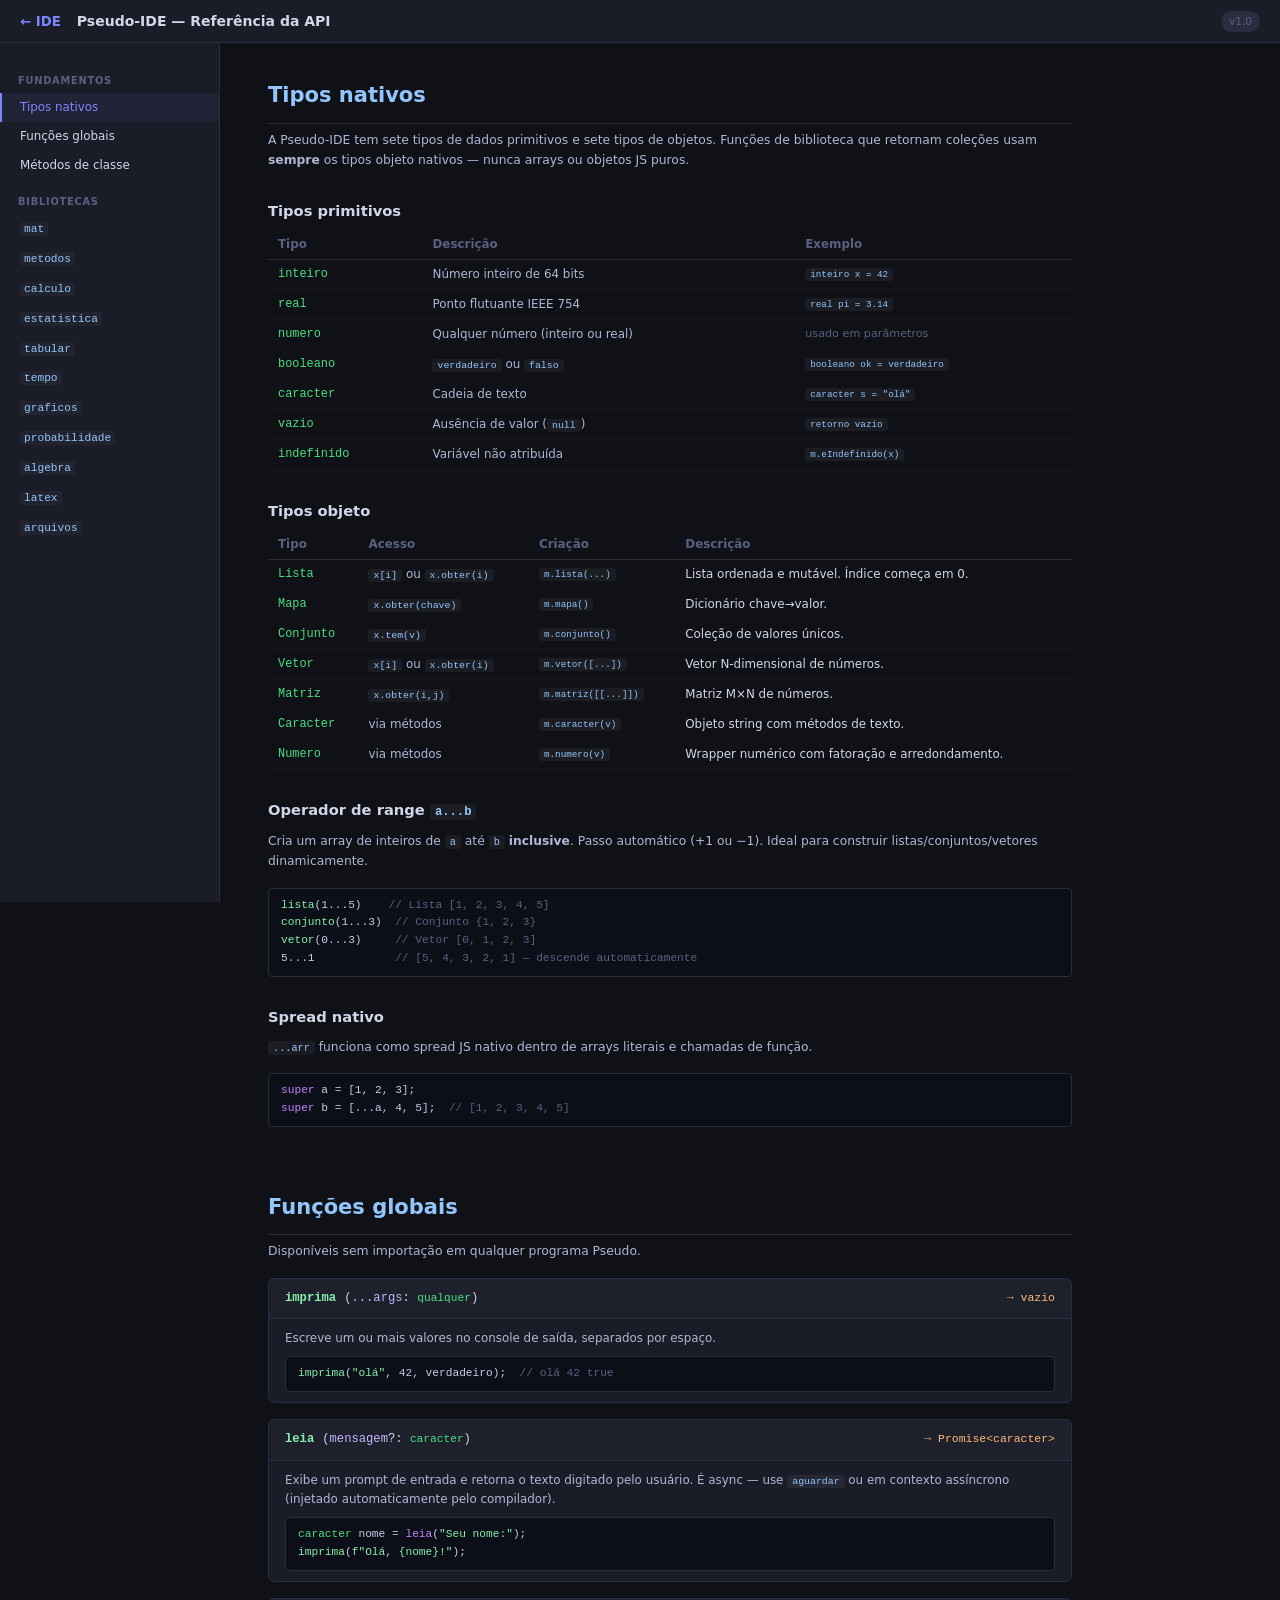
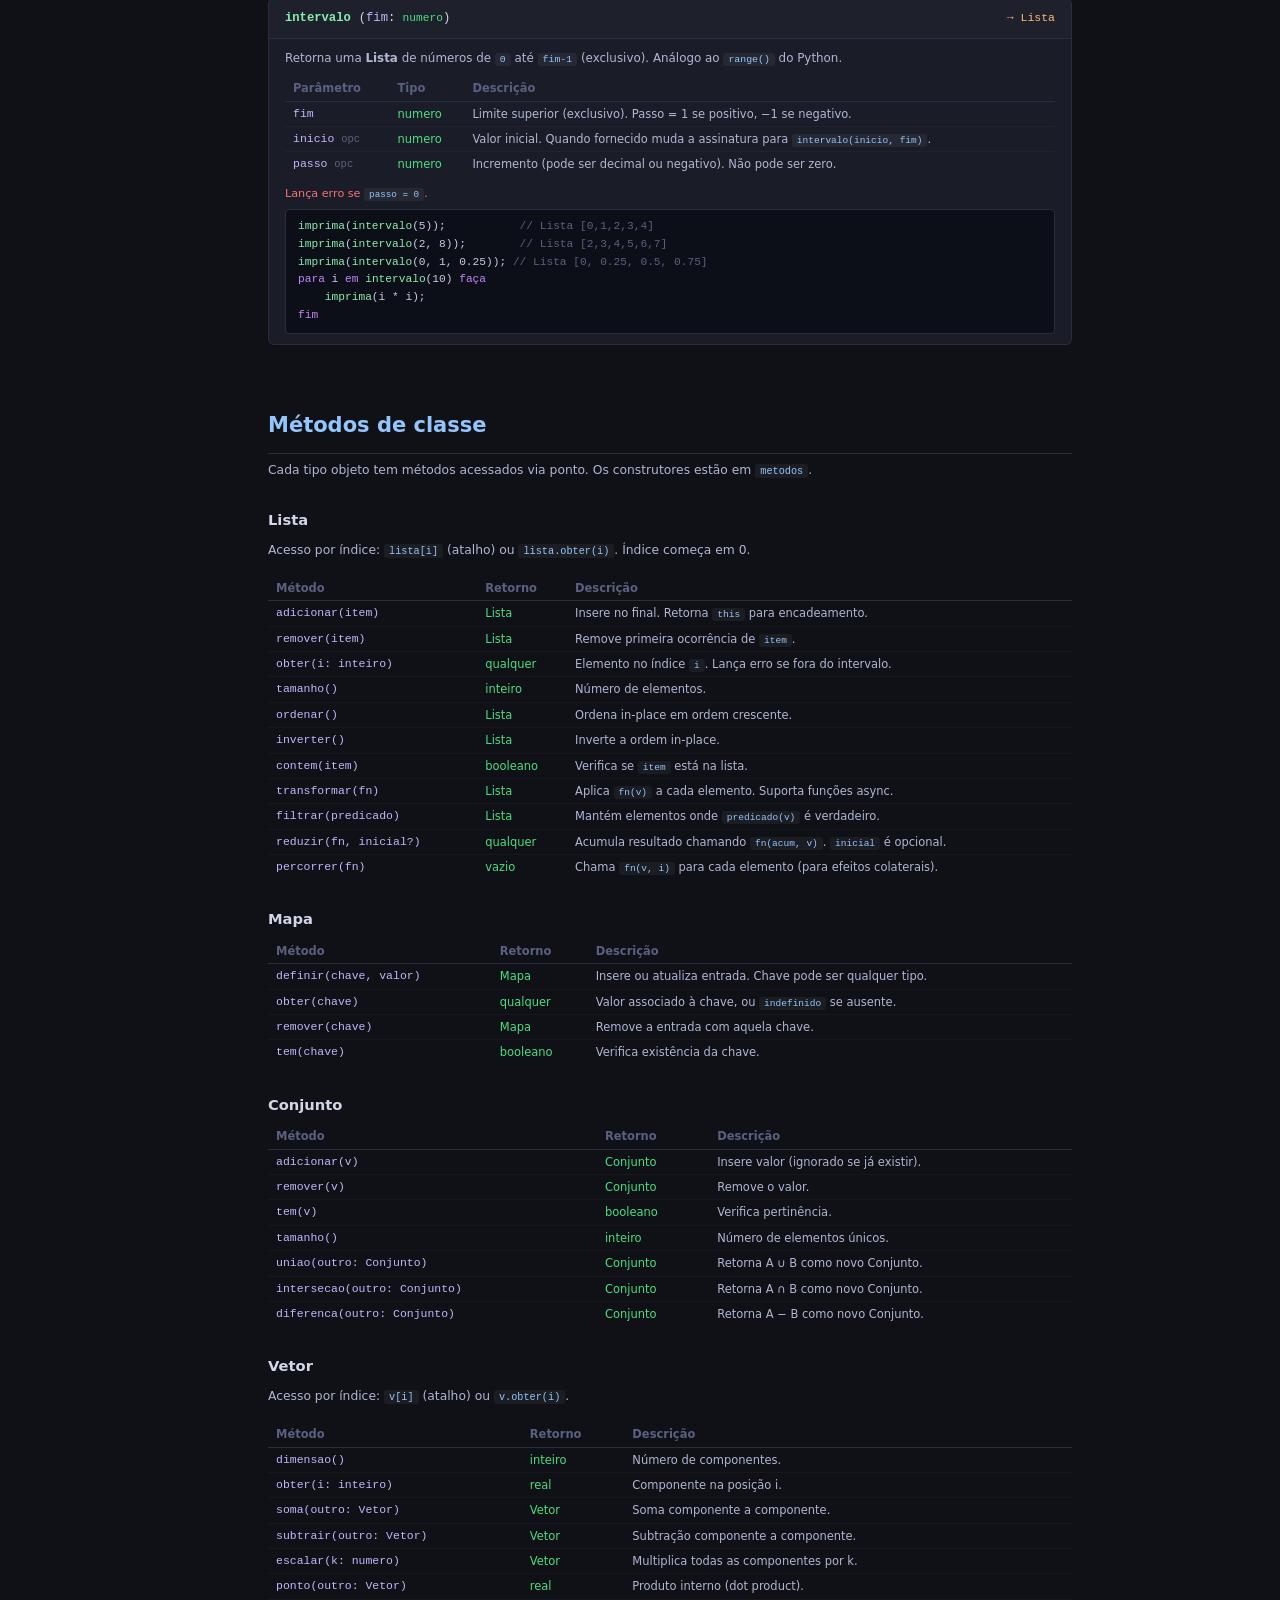
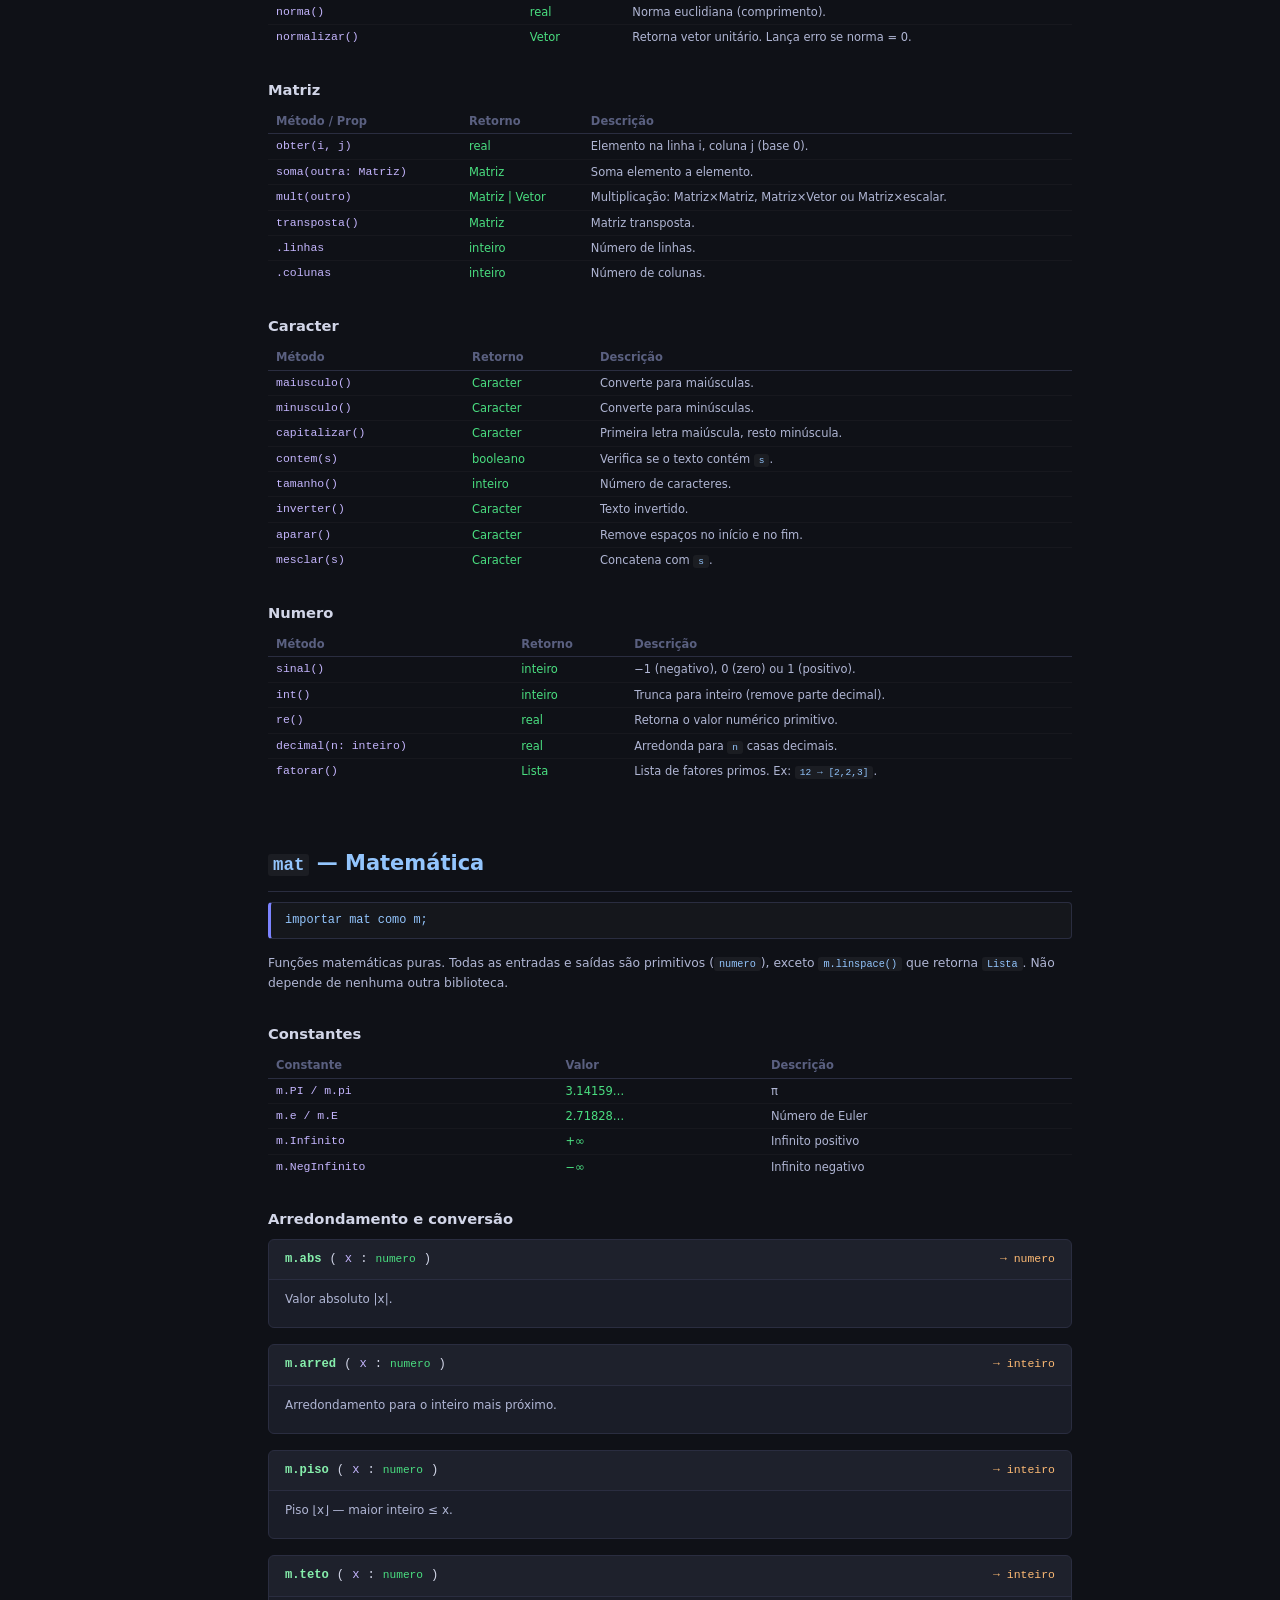
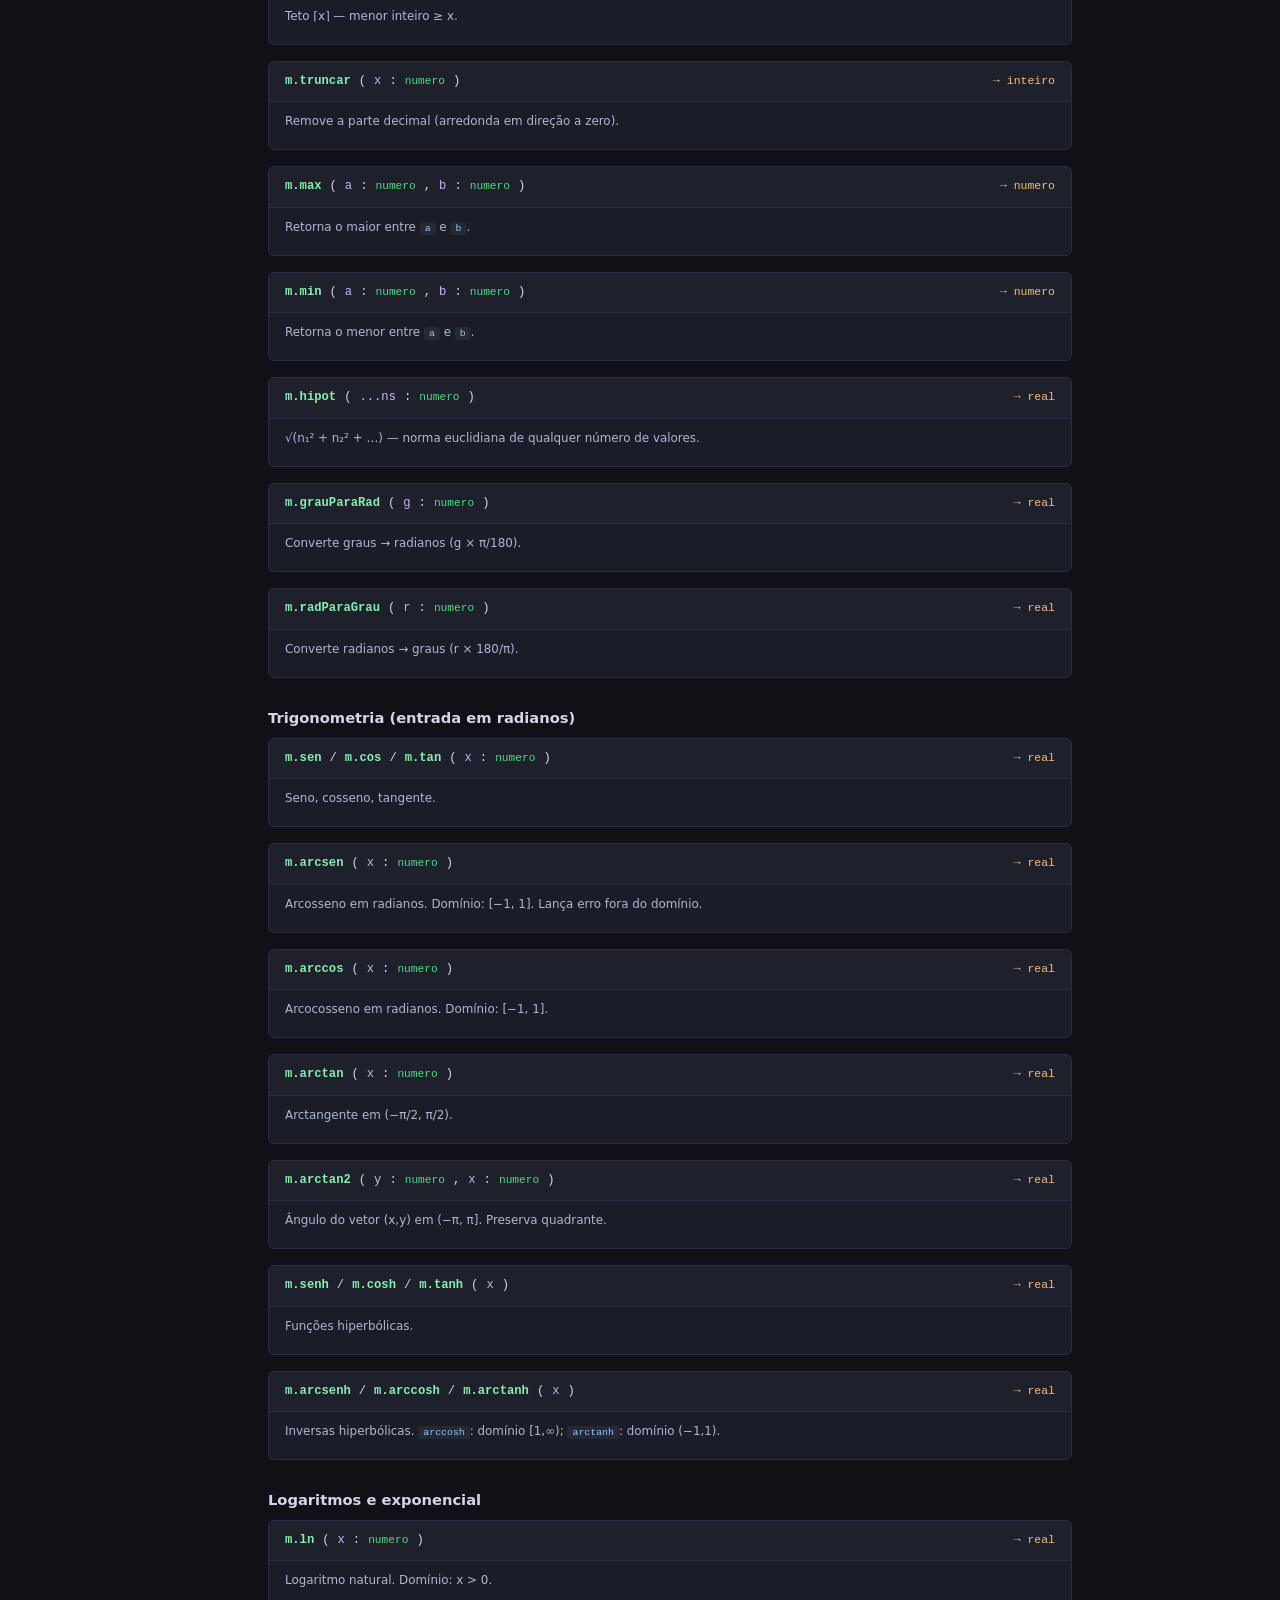
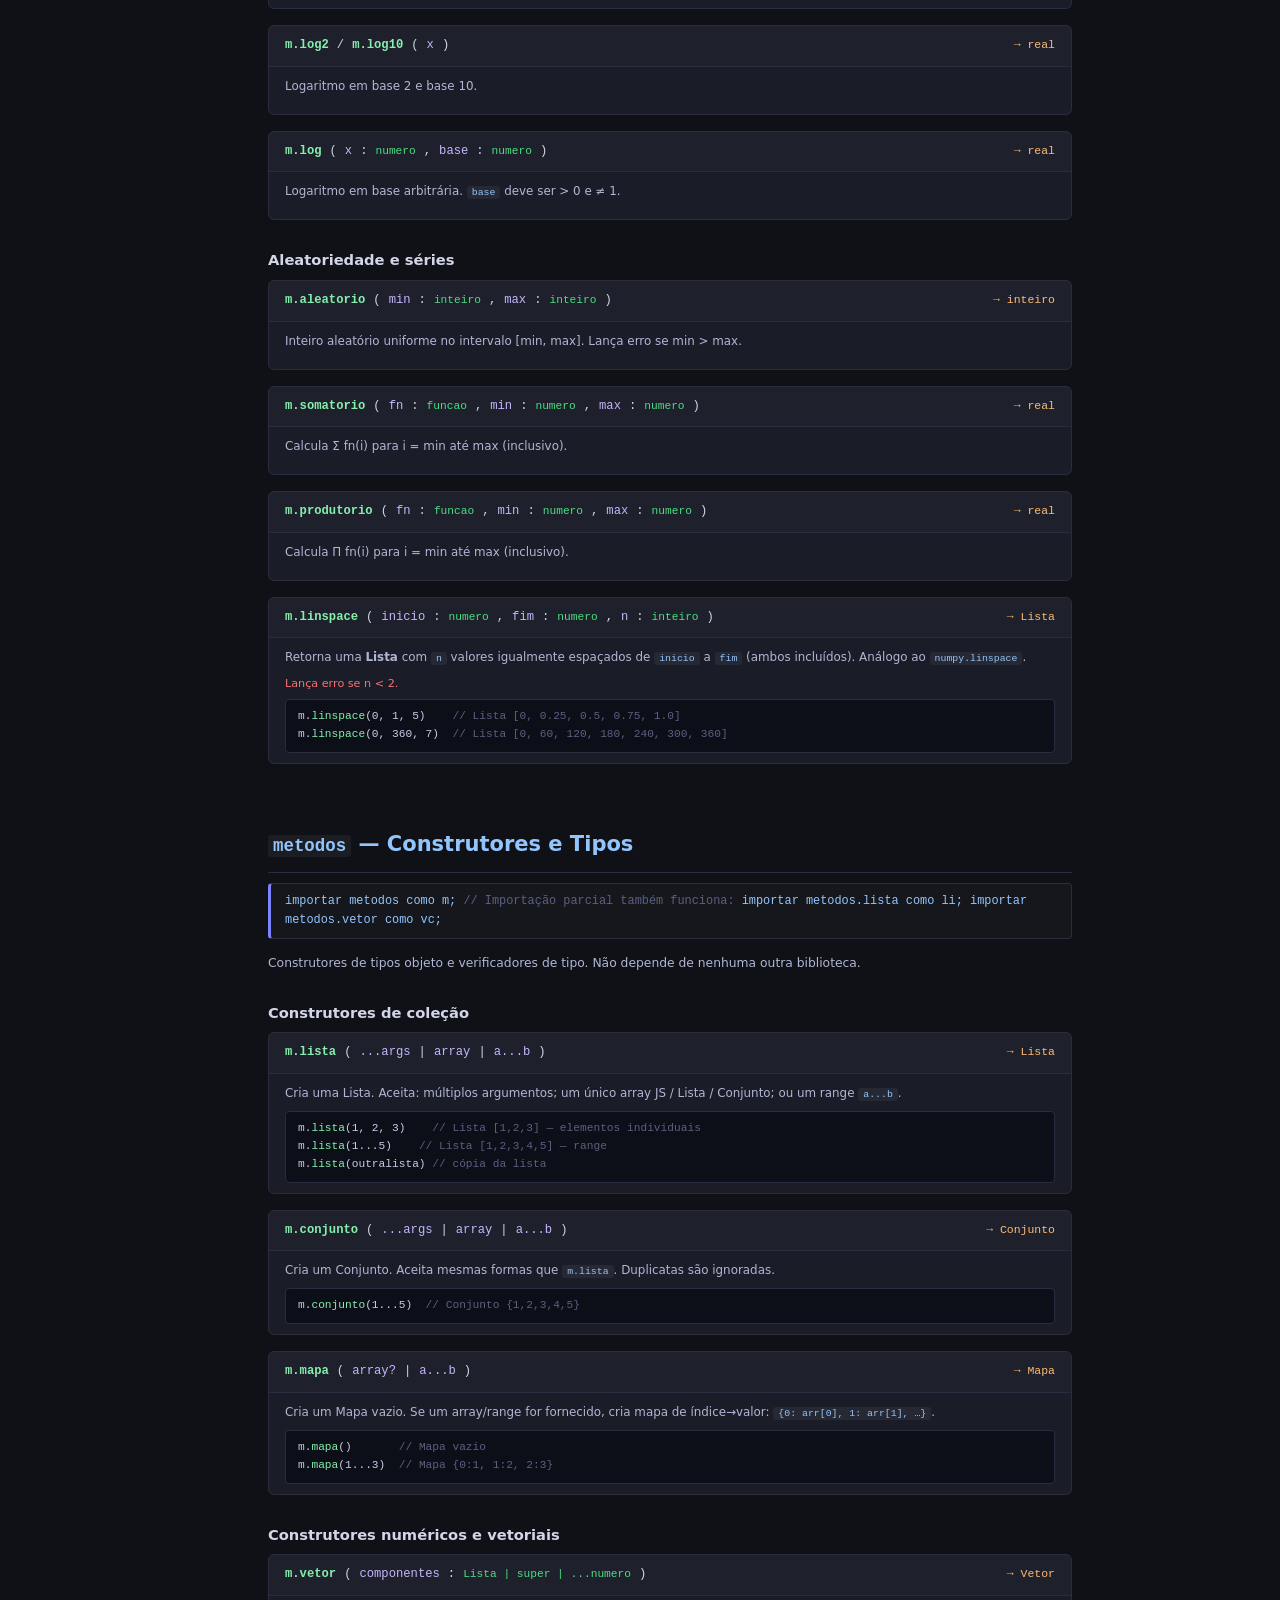
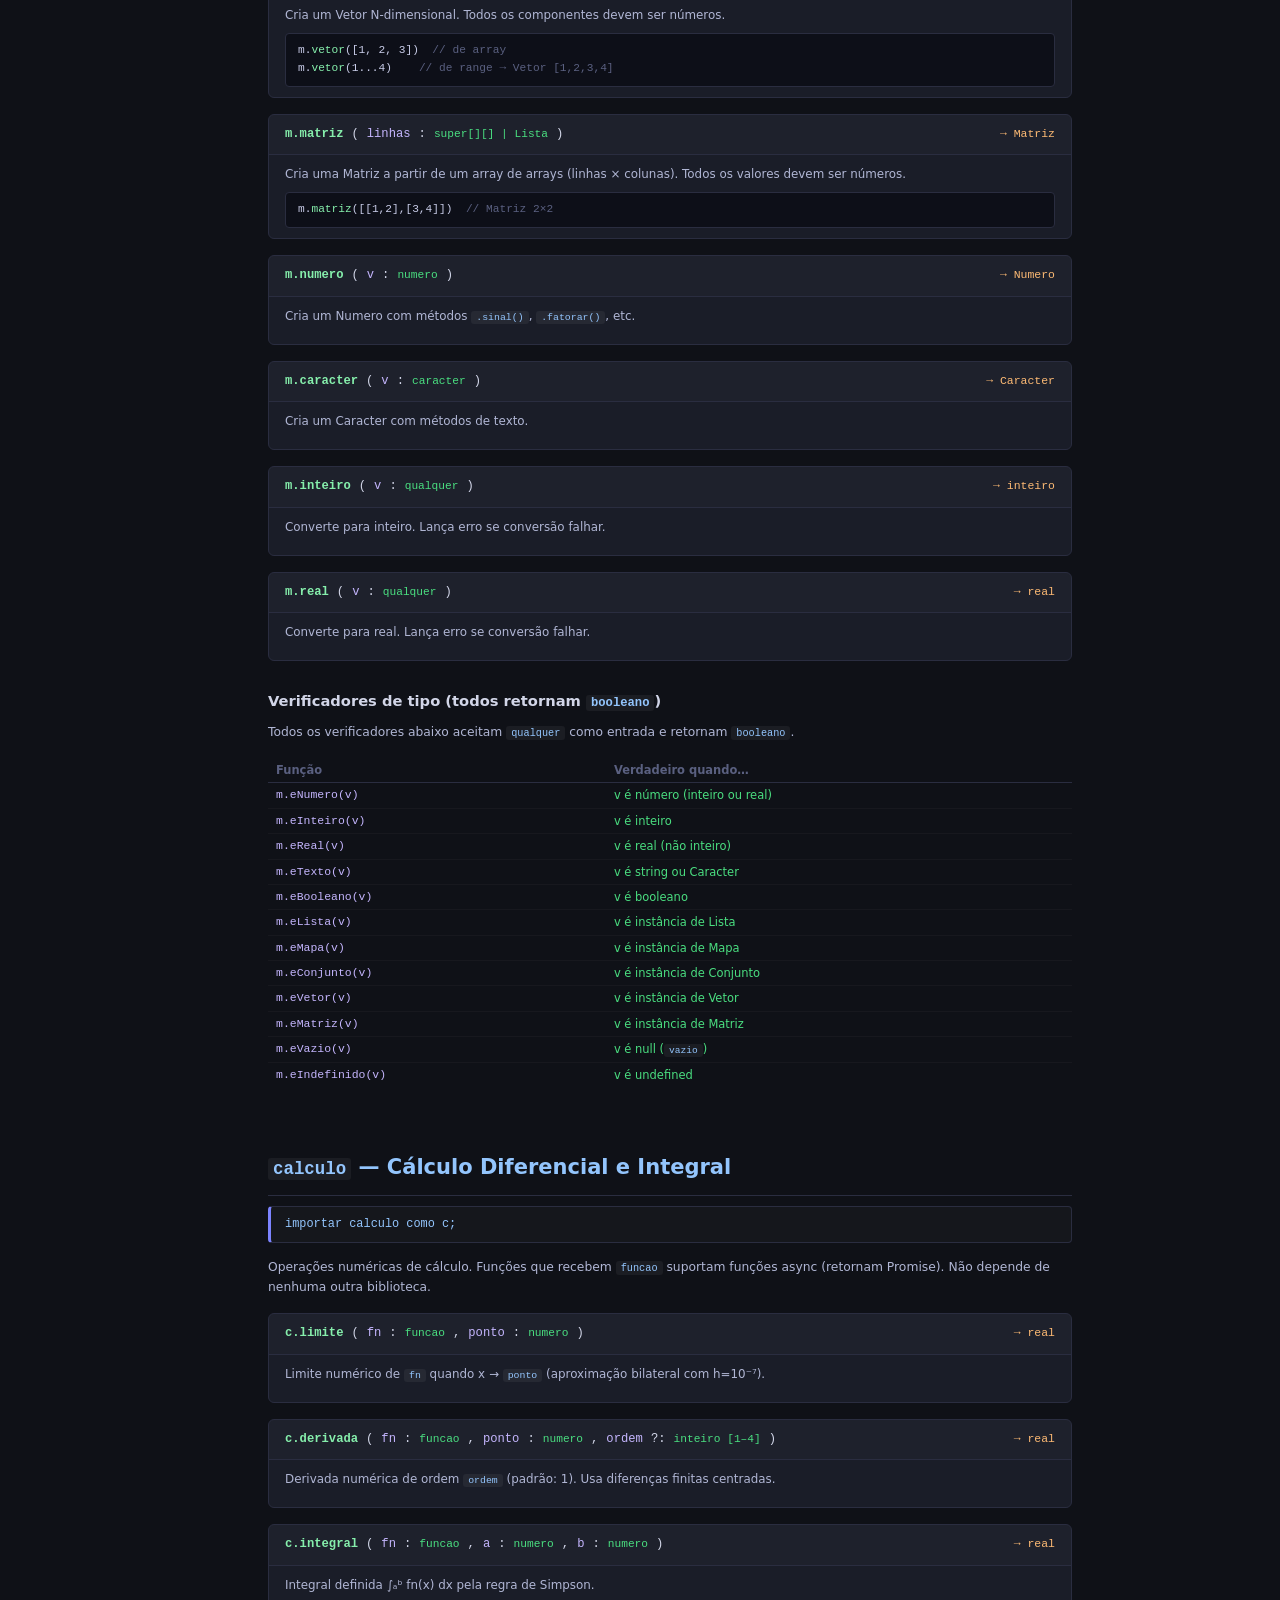
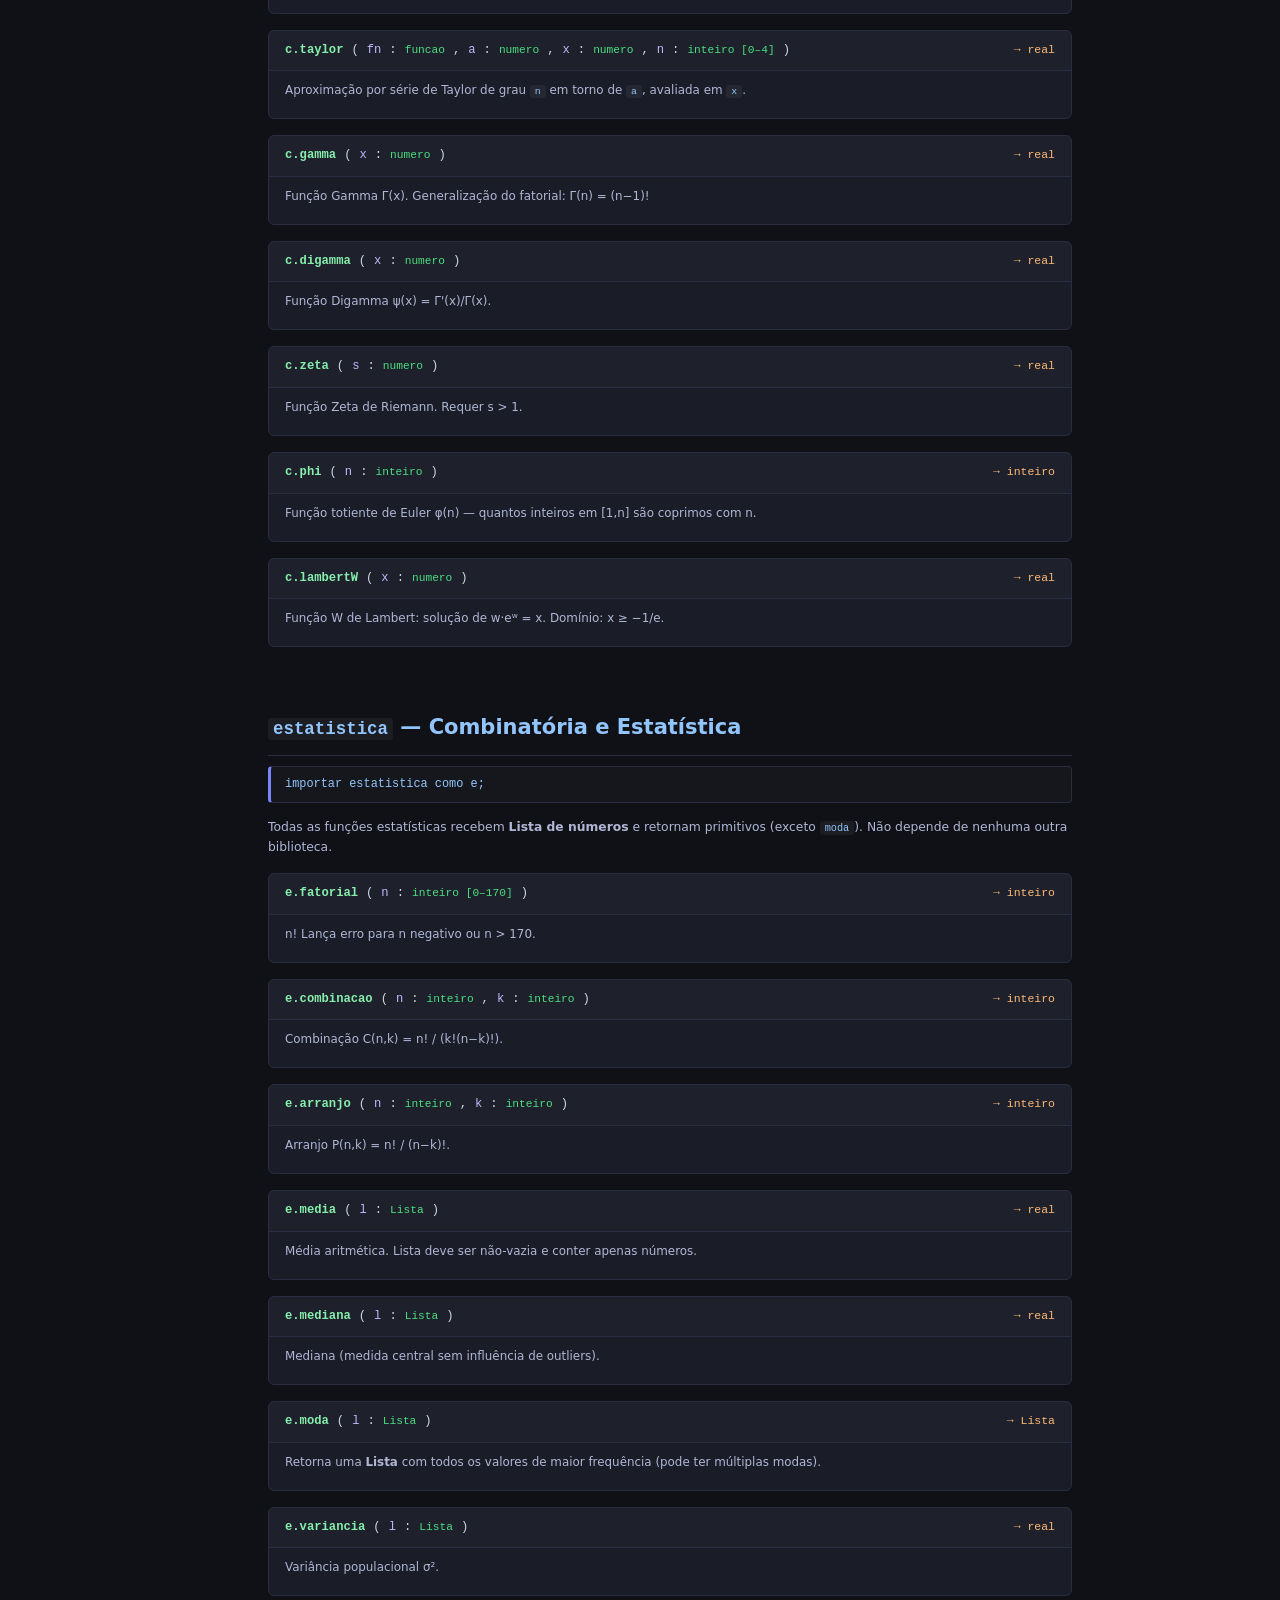
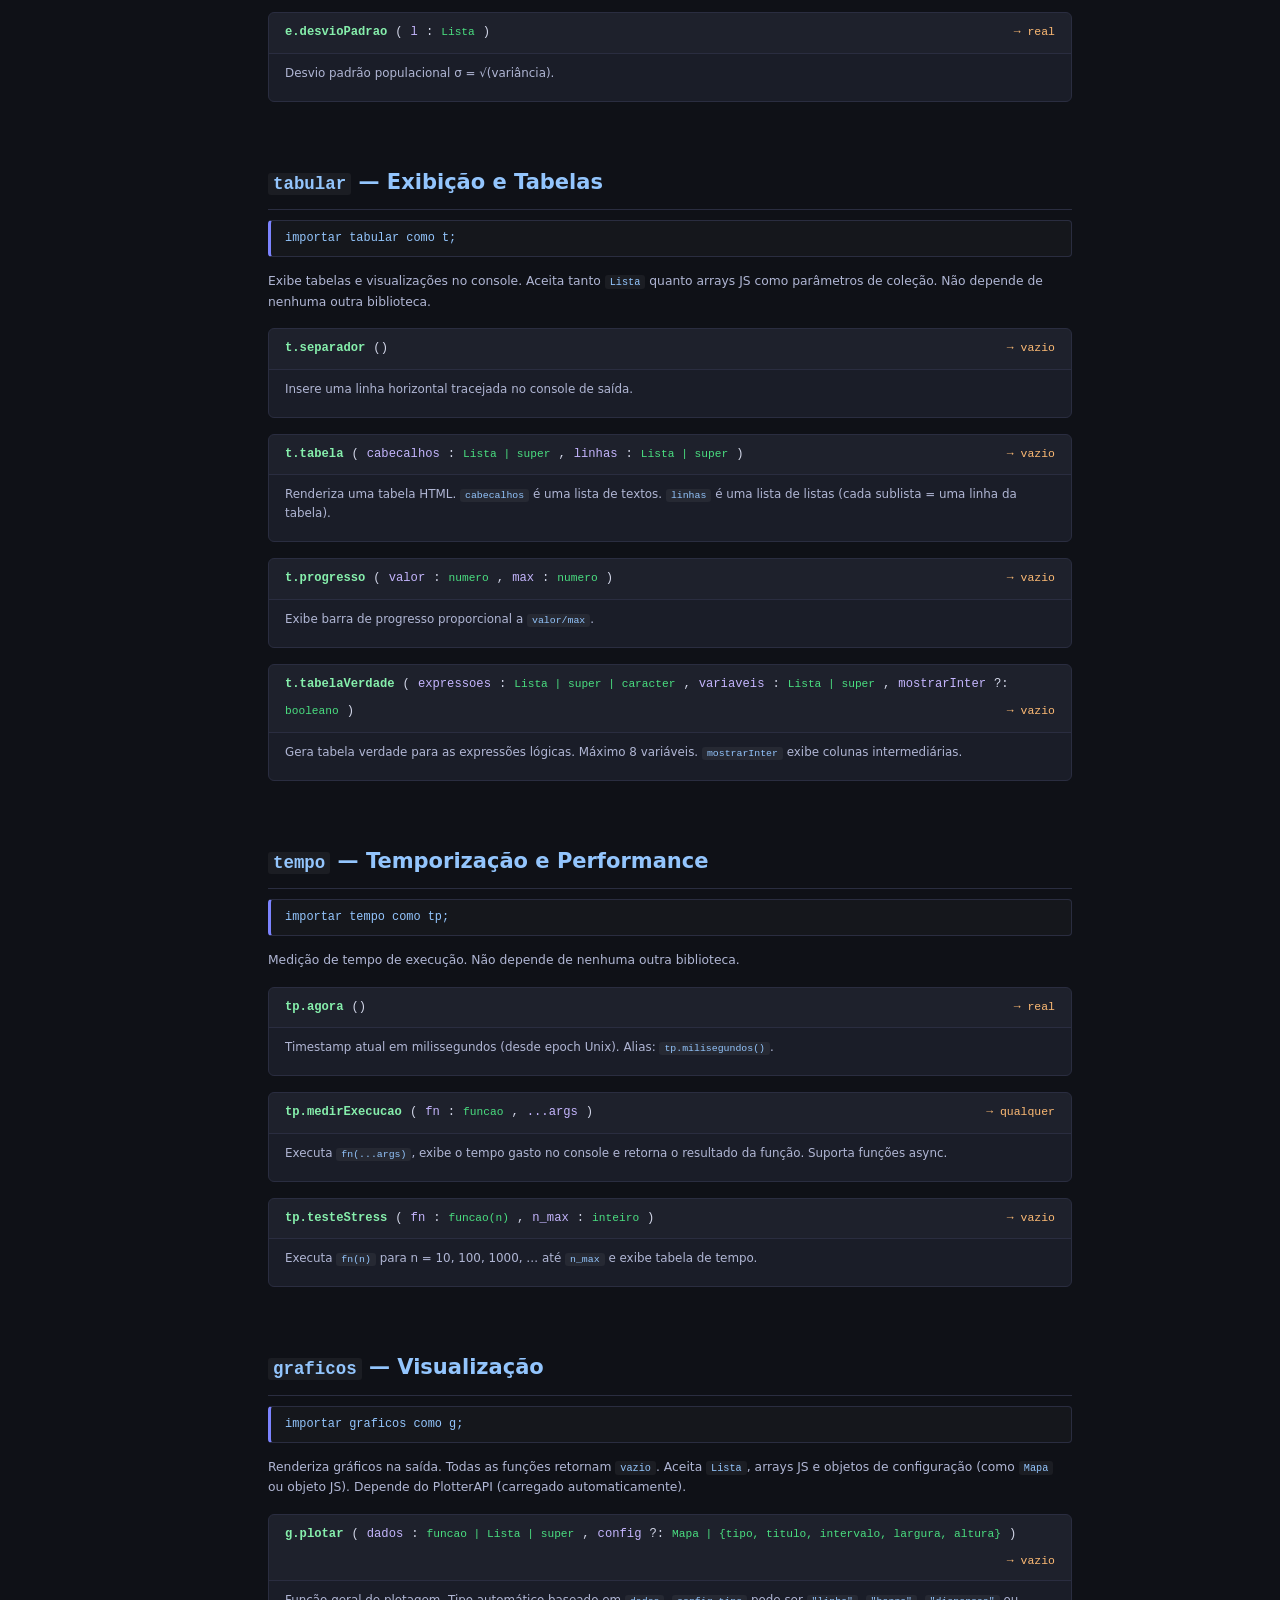
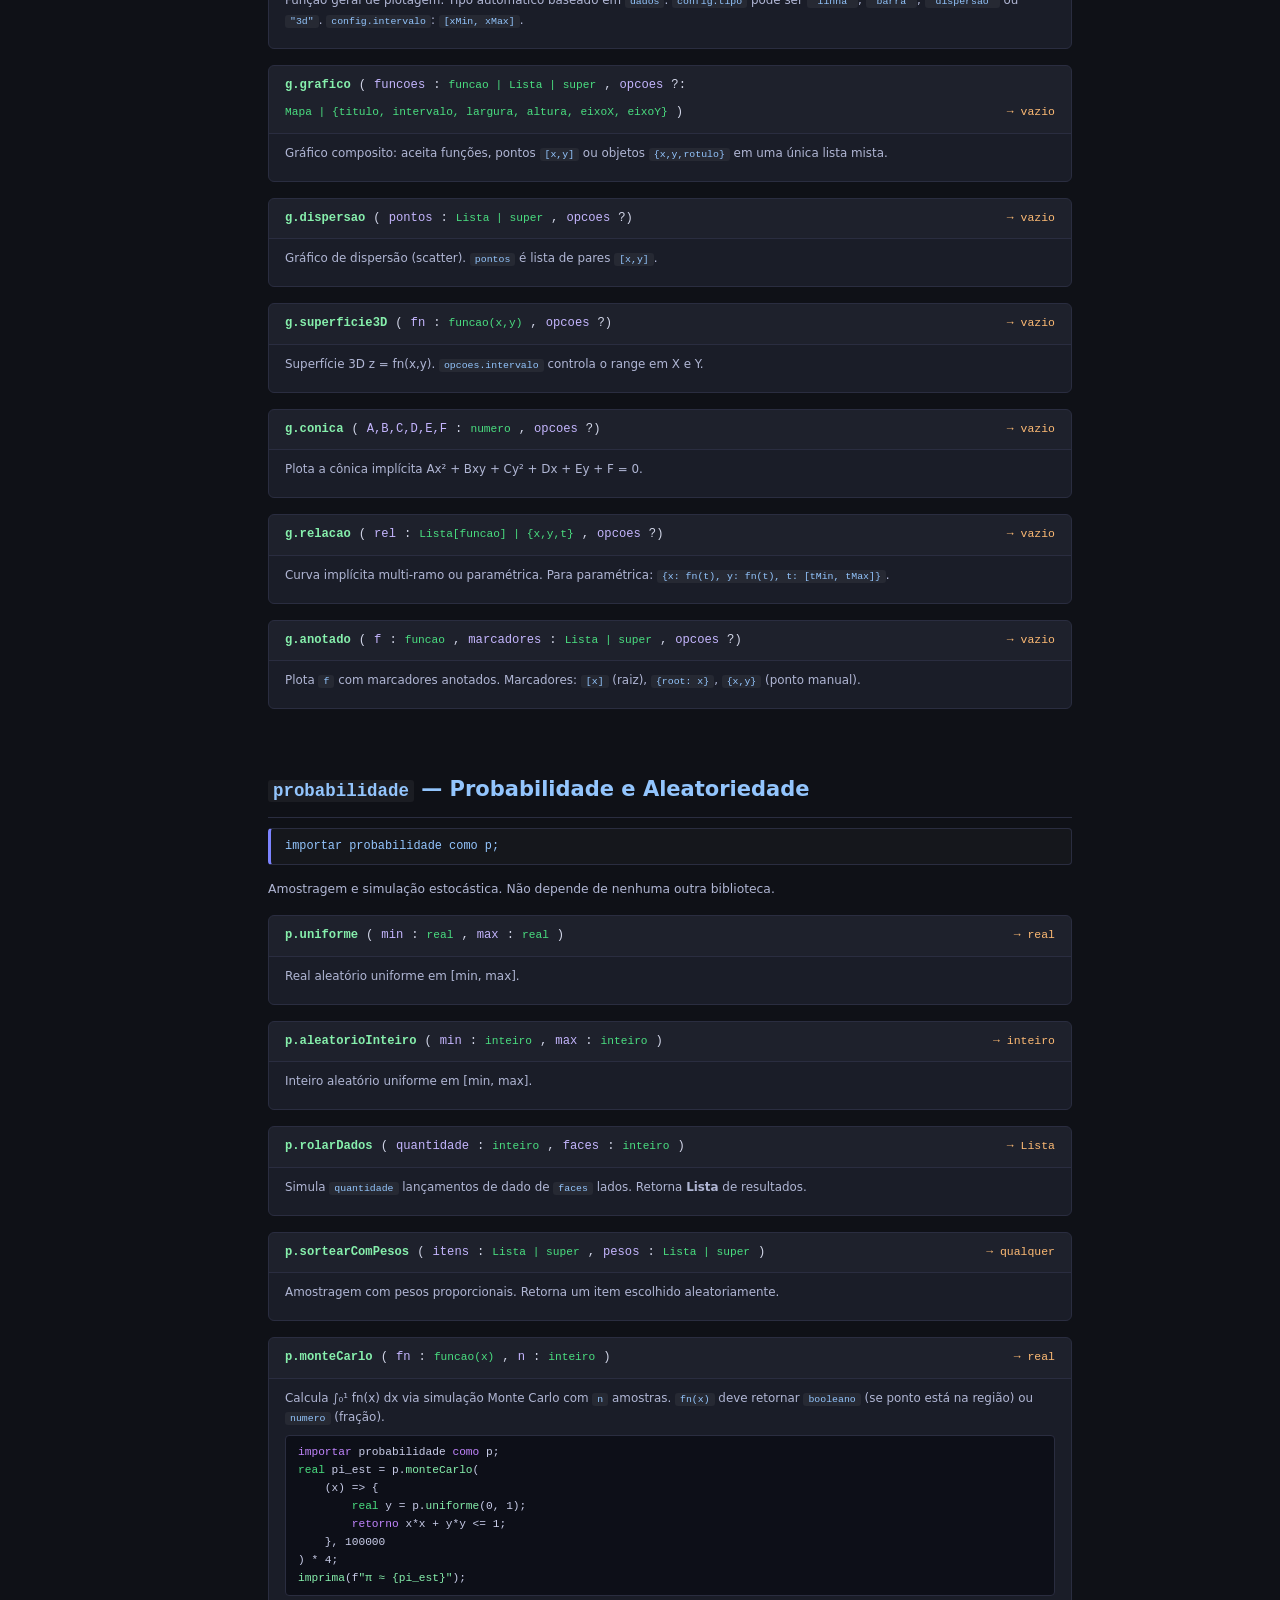
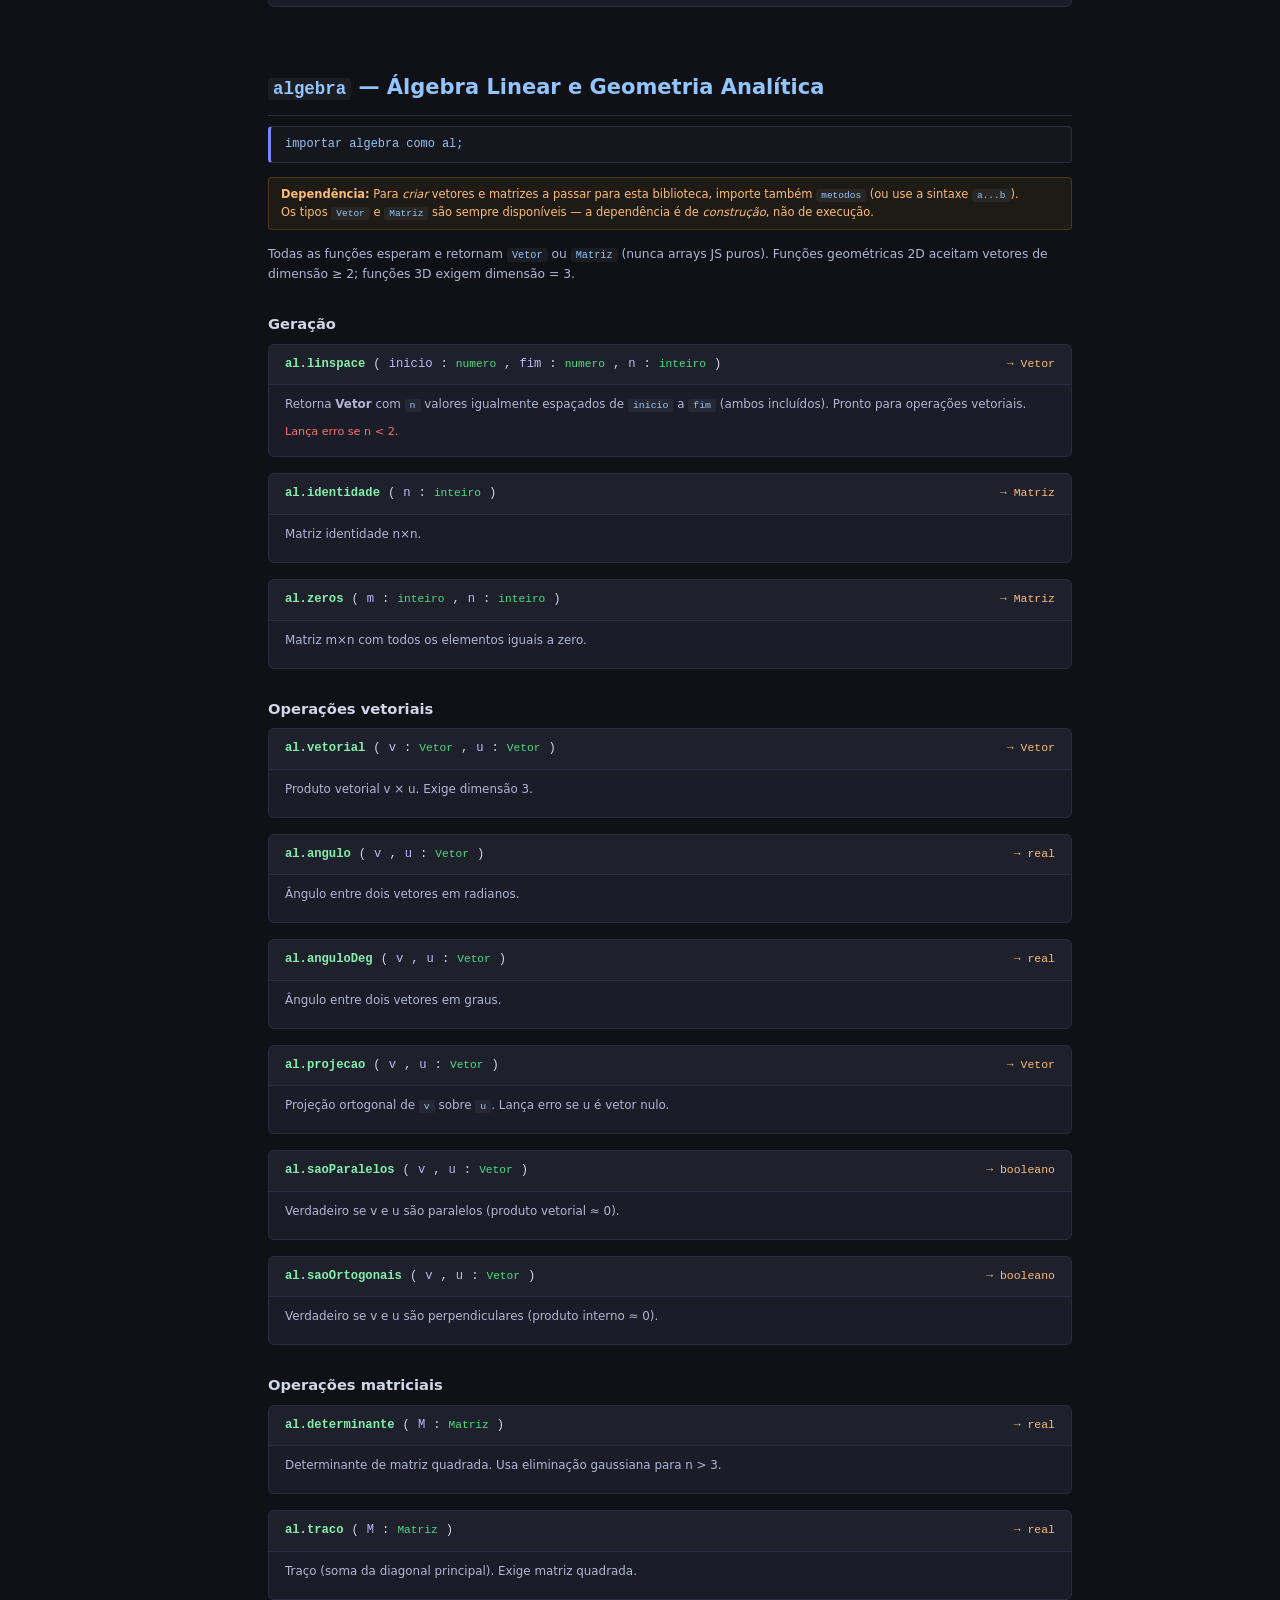
<file: docs-api.html>
<!DOCTYPE html>
<html lang="pt-BR">
<head>
  <meta charset="UTF-8" />
  <meta name="viewport" content="width=device-width, initial-scale=1.0" />
  <title>Pseudo-IDE — Referência da API</title>
  <script src="theme.js"></script>
  <style>
    *, *::before, *::after { box-sizing: border-box; margin: 0; padding: 0; }

    :root {
      --bg:       #141620;
      --panel:    #1b1e2e;
      --border:   #2a2d40;
      --text:     #d2d6e8;
      --muted:    #6b7094;
      --accent:   #7c83f7;
      --accent2:  #a5b4fc;
      --green:    #4ade80;
      --yellow:   #fbbf24;
      --red:      #f87171;
      --pink:     #f9a8d4;
      --fn:       #7c83f7;
      --type:     #4ade80;
      --kw:       #a5b4fc;
    }

    html { font-size: 14px; scroll-behavior: smooth; }

    body {
      background: var(--bg);
      color: var(--text);
      font-family: 'Segoe UI', system-ui, sans-serif;
      line-height: 1.6;
      display: flex;
      flex-direction: column;
      min-height: 100vh;
    }

    /* ── Header ── */
    .site-header {
      background: var(--panel);
      border-bottom: 1px solid var(--border);
      padding: 10px 20px;
      display: flex;
      align-items: center;
      gap: 16px;
      position: sticky;
      top: 0;
      z-index: 100;
    }
    .site-header a { color: var(--accent); text-decoration: none; font-weight: 600; font-size: .95rem; }
    .site-header a:hover { color: var(--accent2); }
    .site-header h1 { font-size: 1rem; font-weight: 700; color: var(--text); flex: 1; }
    .site-header .badge {
      background: var(--border);
      color: var(--muted);
      font-size: .75rem;
      padding: 2px 8px;
      border-radius: 99px;
    }

    /* ── Layout ── */
    .layout {
      display: flex;
      flex: 1;
      min-height: 0;
    }

    /* ── Sidebar ── */
    .sidebar {
      width: 220px;
      flex-shrink: 0;
      background: var(--panel);
      border-right: 1px solid var(--border);
      padding: 20px 0;
      position: sticky;
      top: 41px;
      height: calc(100vh - 41px);
      overflow-y: auto;
    }
    .sidebar-section { margin-bottom: 4px; }
    .sidebar-title {
      font-size: .7rem;
      font-weight: 700;
      text-transform: uppercase;
      letter-spacing: .08em;
      color: var(--muted);
      padding: 10px 18px 4px;
    }
    .sidebar a {
      display: block;
      padding: 5px 18px;
      color: var(--text);
      text-decoration: none;
      font-size: .85rem;
      border-left: 2px solid transparent;
      transition: background .1s;
    }
    .sidebar a:hover { background: #ffffff08; color: var(--accent2); }
    .sidebar a.active { border-left-color: var(--accent); color: var(--accent); background: #7c83f710; }
    .sidebar a code { font-size: .8rem; background: #ffffff08; padding: 1px 4px; border-radius: 3px; }

    /* ── Main content ── */
    .main {
      flex: 1;
      padding: 36px 48px 80px;
      max-width: 900px;
    }

    /* ── Sections ── */
    .lib-section { margin-bottom: 64px; }

    h2 {
      font-size: 1.5rem;
      font-weight: 700;
      color: var(--accent2);
      margin-bottom: 6px;
      padding-bottom: 10px;
      border-bottom: 1px solid var(--border);
    }
    h3 {
      font-size: 1.05rem;
      font-weight: 600;
      color: var(--text);
      margin: 28px 0 8px;
    }
    h4 {
      font-size: .9rem;
      font-weight: 600;
      color: var(--yellow);
      margin: 20px 0 6px;
      font-family: 'Cascadia Code', 'Fira Code', monospace;
    }

    .import-box {
      background: #ffffff06;
      border: 1px solid var(--border);
      border-left: 3px solid var(--accent);
      padding: 8px 14px;
      border-radius: 4px;
      font-size: .85rem;
      margin: 10px 0 14px;
      color: var(--accent2);
      font-family: 'Cascadia Code', 'Fira Code', monospace;
    }

    .dep-box {
      background: #fbbf2410;
      border: 1px solid #fbbf2430;
      border-radius: 4px;
      padding: 7px 12px;
      font-size: .82rem;
      margin-bottom: 14px;
      color: var(--yellow);
    }
    .dep-box strong { color: var(--yellow); }

    .desc { color: #b0b6d4; font-size: .88rem; margin-bottom: 16px; line-height: 1.65; }

    /* ── Function entry ── */
    .fn-entry {
      background: var(--panel);
      border: 1px solid var(--border);
      border-radius: 6px;
      margin-bottom: 16px;
      overflow: hidden;
    }
    .fn-sig {
      padding: 10px 16px;
      background: #ffffff05;
      border-bottom: 1px solid var(--border);
      font-family: 'Cascadia Code', 'Fira Code', monospace;
      font-size: .87rem;
      display: flex;
      align-items: baseline;
      gap: 8px;
      flex-wrap: wrap;
    }
    .fn-name  { color: var(--fn); font-weight: 600; }
    .fn-param { color: var(--text); }
    .fn-pname { color: #c4b5fd; }
    .fn-ptype { color: var(--green); font-size: .8rem; }
    .fn-ret   { color: var(--yellow); font-size: .82rem; margin-left: auto; white-space: nowrap; }
    .fn-body  { padding: 10px 16px; }
    .fn-desc  { font-size: .85rem; color: #b0b6d4; margin-bottom: 8px; }
    .fn-throws { font-size: .8rem; color: var(--red); margin-bottom: 6px; }

    /* ── Parameter table ── */
    .param-table {
      width: 100%;
      border-collapse: collapse;
      font-size: .82rem;
      margin: 6px 0 8px;
    }
    .param-table th {
      text-align: left;
      color: var(--muted);
      font-weight: 600;
      padding: 3px 8px;
      border-bottom: 1px solid var(--border);
    }
    .param-table td { padding: 3px 8px; border-bottom: 1px solid #ffffff08; vertical-align: top; }
    .param-table td:first-child { font-family: 'Cascadia Code', 'Fira Code', monospace; color: #c4b5fd; white-space: nowrap; }
    .param-table td:nth-child(2) { color: var(--green); white-space: nowrap; }
    .param-table td:nth-child(3) { color: #b0b6d4; }
    .param-table tr:last-child td { border-bottom: none; }
    .opt { color: var(--muted) !important; font-size: .75rem; }

    /* ── Code example ── */
    .code-ex {
      background: #0d0f18;
      border: 1px solid var(--border);
      border-radius: 4px;
      padding: 8px 12px;
      font-family: 'Cascadia Code', 'Fira Code', monospace;
      font-size: .8rem;
      color: #c8cce8;
      white-space: pre;
      overflow-x: auto;
      margin: 6px 0 0;
    }
    .code-ex .c  { color: #5a6080; }
    .code-ex .kw { color: var(--kw); }
    .code-ex .fn { color: var(--fn); }
    .code-ex .n  { color: #f9a8d4; }
    .code-ex .s  { color: #86efac; }
    .code-ex .t  { color: var(--green); }

    /* ── Inline code ── */
    code {
      font-family: 'Cascadia Code', 'Fira Code', monospace;
      font-size: .83em;
      background: #ffffff0d;
      padding: 1px 5px;
      border-radius: 3px;
      color: var(--accent2);
    }

    /* ── Type ref table ── */
    .type-table { width: 100%; border-collapse: collapse; font-size: .85rem; margin: 8px 0 16px; }
    .type-table th { text-align: left; color: var(--muted); font-weight: 600; padding: 5px 10px; border-bottom: 1px solid var(--border); }
    .type-table td { padding: 5px 10px; border-bottom: 1px solid #ffffff06; vertical-align: top; }
    .type-table td:first-child { font-family: 'Cascadia Code', 'Fira Code', monospace; color: var(--green); white-space: nowrap; }
    .type-table td:nth-child(2) { color: #b0b6d4; }
    .type-table td:nth-child(3) { color: var(--muted); font-size: .8rem; }

    /* ── Responsive ── */
    @media (max-width: 700px) {
      .sidebar { display: none; }
      .main { padding: 20px 16px 60px; }
    }
  </style>
</head>
<body>

<header class="site-header">
  <a href="index.html">← IDE</a>
  <h1>Pseudo-IDE &mdash; Referência da API</h1>
  <span class="badge">v1.0</span>
</header>

<div class="layout">

  <!-- ── SIDEBAR ── -->
  <nav class="sidebar">
    <div class="sidebar-section">
      <div class="sidebar-title">Fundamentos</div>
      <a href="#tipos">Tipos nativos</a>
      <a href="#globais">Funções globais</a>
      <a href="#classes">Métodos de classe</a>
    </div>
    <div class="sidebar-section">
      <div class="sidebar-title">Bibliotecas</div>
      <a href="#mat"><code>mat</code></a>
      <a href="#metodos"><code>metodos</code></a>
      <a href="#calculo"><code>calculo</code></a>
      <a href="#estatistica"><code>estatistica</code></a>
      <a href="#tabular"><code>tabular</code></a>
      <a href="#tempo"><code>tempo</code></a>
      <a href="#graficos"><code>graficos</code></a>
      <a href="#probabilidade"><code>probabilidade</code></a>
      <a href="#algebra"><code>algebra</code></a>
      <a href="#latex"><code>latex</code></a>
      <a href="#arquivos"><code>arquivos</code></a>
    </div>
  </nav>

  <!-- ── MAIN ── -->
  <main class="main">

    <!-- ═══════════════════════════════════════ TIPOS ═══ -->
    <section class="lib-section" id="tipos">
      <h2>Tipos nativos</h2>
      <p class="desc">A Pseudo-IDE tem sete tipos de dados primitivos e sete tipos de objetos. Funções de biblioteca que retornam coleções usam <strong>sempre</strong> os tipos objeto nativos — nunca arrays ou objetos JS puros.</p>

      <h3>Tipos primitivos</h3>
      <table class="type-table">
        <tr><th>Tipo</th><th>Descrição</th><th>Exemplo</th></tr>
        <tr><td>inteiro</td><td>Número inteiro de 64 bits</td><td><code>inteiro x = 42</code></td></tr>
        <tr><td>real</td><td>Ponto flutuante IEEE 754</td><td><code>real pi = 3.14</code></td></tr>
        <tr><td>numero</td><td>Qualquer número (inteiro ou real)</td><td>usado em parâmetros</td></tr>
        <tr><td>booleano</td><td><code>verdadeiro</code> ou <code>falso</code></td><td><code>booleano ok = verdadeiro</code></td></tr>
        <tr><td>caracter</td><td>Cadeia de texto</td><td><code>caracter s = "olá"</code></td></tr>
        <tr><td>vazio</td><td>Ausência de valor (<code>null</code>)</td><td><code>retorno vazio</code></td></tr>
        <tr><td>indefinido</td><td>Variável não atribuída</td><td><code>m.eIndefinido(x)</code></td></tr>
      </table>

      <h3>Tipos objeto</h3>
      <table class="type-table">
        <tr><th>Tipo</th><th>Acesso</th><th>Criação</th><th>Descrição</th></tr>
        <tr><td>Lista</td><td><code>x[i]</code> ou <code>x.obter(i)</code></td><td><code>m.lista(...)</code></td><td>Lista ordenada e mutável. Índice começa em 0.</td></tr>
        <tr><td>Mapa</td><td><code>x.obter(chave)</code></td><td><code>m.mapa()</code></td><td>Dicionário chave→valor.</td></tr>
        <tr><td>Conjunto</td><td><code>x.tem(v)</code></td><td><code>m.conjunto()</code></td><td>Coleção de valores únicos.</td></tr>
        <tr><td>Vetor</td><td><code>x[i]</code> ou <code>x.obter(i)</code></td><td><code>m.vetor([...])</code></td><td>Vetor N-dimensional de números.</td></tr>
        <tr><td>Matriz</td><td><code>x.obter(i,j)</code></td><td><code>m.matriz([[...]])</code></td><td>Matriz M×N de números.</td></tr>
        <tr><td>Caracter</td><td>via métodos</td><td><code>m.caracter(v)</code></td><td>Objeto string com métodos de texto.</td></tr>
        <tr><td>Numero</td><td>via métodos</td><td><code>m.numero(v)</code></td><td>Wrapper numérico com fatoração e arredondamento.</td></tr>
      </table>

      <h3>Operador de range <code>a...b</code></h3>
      <p class="desc">Cria um array de inteiros de <code>a</code> até <code>b</code> <strong>inclusive</strong>. Passo automático (+1 ou −1). Ideal para construir listas/conjuntos/vetores dinamicamente.</p>
      <div class="code-ex"><span class="fn">lista</span>(1...5)    <span class="c">// Lista [1, 2, 3, 4, 5]</span>
<span class="fn">conjunto</span>(1...3)  <span class="c">// Conjunto {1, 2, 3}</span>
<span class="fn">vetor</span>(0...3)     <span class="c">// Vetor [0, 1, 2, 3]</span>
5...1            <span class="c">// [5, 4, 3, 2, 1] — descende automaticamente</span></div>

      <h3>Spread nativo</h3>
      <p class="desc"><code>...arr</code> funciona como spread JS nativo dentro de arrays literais e chamadas de função.</p>
      <div class="code-ex"><span class="kw">super</span> a = [1, 2, 3];
<span class="kw">super</span> b = [...a, 4, 5];  <span class="c">// [1, 2, 3, 4, 5]</span></div>
    </section>

    <!-- ═══════════════════════════════════════ GLOBAIS ═══ -->
    <section class="lib-section" id="globais">
      <h2>Funções globais</h2>
      <p class="desc">Disponíveis sem importação em qualquer programa Pseudo.</p>

      <div class="fn-entry">
        <div class="fn-sig">
          <span class="fn-name">imprima</span><span class="fn-param">(<span class="fn-pname">...args</span>: <span class="fn-ptype">qualquer</span>)</span>
          <span class="fn-ret">→ vazio</span>
        </div>
        <div class="fn-body">
          <div class="fn-desc">Escreve um ou mais valores no console de saída, separados por espaço.</div>
          <div class="code-ex"><span class="fn">imprima</span>(<span class="s">"olá"</span>, 42, verdadeiro);  <span class="c">// olá 42 true</span></div>
        </div>
      </div>

      <div class="fn-entry">
        <div class="fn-sig">
          <span class="fn-name">leia</span><span class="fn-param">(<span class="fn-pname">mensagem</span>?: <span class="fn-ptype">caracter</span>)</span>
          <span class="fn-ret">→ Promise&lt;caracter&gt;</span>
        </div>
        <div class="fn-body">
          <div class="fn-desc">Exibe um prompt de entrada e retorna o texto digitado pelo usuário. É async — use <code>aguardar</code> ou em contexto assíncrono (injetado automaticamente pelo compilador).</div>
          <div class="code-ex"><span class="t">caracter</span> nome = <span class="kw">leia</span>(<span class="s">"Seu nome:"</span>);
<span class="fn">imprima</span>(<span class="s">f"Olá, {nome}!"</span>);</div>
        </div>
      </div>

      <div class="fn-entry">
        <div class="fn-sig">
          <span class="fn-name">intervalo</span><span class="fn-param">(<span class="fn-pname">fim</span>: <span class="fn-ptype">numero</span>)</span>
          <span class="fn-ret">→ Lista</span>
        </div>
        <div class="fn-body">
          <div class="fn-desc">Retorna uma <strong>Lista</strong> de números de <code>0</code> até <code>fim-1</code> (exclusivo). Análogo ao <code>range()</code> do Python.</div>
          <table class="param-table">
            <tr><th>Parâmetro</th><th>Tipo</th><th>Descrição</th></tr>
            <tr><td>fim</td><td class="t">numero</td><td>Limite superior (exclusivo). Passo = 1 se positivo, −1 se negativo.</td></tr>
            <tr><td>inicio <span class="opt">opc</span></td><td class="t">numero</td><td>Valor inicial. Quando fornecido muda a assinatura para <code>intervalo(inicio, fim)</code>.</td></tr>
            <tr><td>passo <span class="opt">opc</span></td><td class="t">numero</td><td>Incremento (pode ser decimal ou negativo). Não pode ser zero.</td></tr>
          </table>
          <div class="fn-throws">Lança erro se <code>passo = 0</code>.</div>
          <div class="code-ex"><span class="fn">imprima</span>(<span class="fn">intervalo</span>(5));           <span class="c">// Lista [0,1,2,3,4]</span>
<span class="fn">imprima</span>(<span class="fn">intervalo</span>(2, 8));        <span class="c">// Lista [2,3,4,5,6,7]</span>
<span class="fn">imprima</span>(<span class="fn">intervalo</span>(0, 1, 0.25)); <span class="c">// Lista [0, 0.25, 0.5, 0.75]</span>
<span class="kw">para</span> i <span class="kw">em</span> <span class="fn">intervalo</span>(10) <span class="kw">faça</span>
    <span class="fn">imprima</span>(i * i);
<span class="kw">fim</span></div>
        </div>
      </div>
    </section>

    <!-- ═══════════════════════════════════════ CLASSES ═══ -->
    <section class="lib-section" id="classes">
      <h2>Métodos de classe</h2>
      <p class="desc">Cada tipo objeto tem métodos acessados via ponto. Os construtores estão em <code>metodos</code>.</p>

      <h3>Lista</h3>
      <p class="desc">Acesso por índice: <code>lista[i]</code> (atalho) ou <code>lista.obter(i)</code>. Índice começa em 0.</p>
      <table class="param-table">
        <tr><th>Método</th><th>Retorno</th><th>Descrição</th></tr>
        <tr><td>adicionar(item)</td><td class="t">Lista</td><td>Insere no final. Retorna <code>this</code> para encadeamento.</td></tr>
        <tr><td>remover(item)</td><td class="t">Lista</td><td>Remove primeira ocorrência de <code>item</code>.</td></tr>
        <tr><td>obter(i: inteiro)</td><td class="t">qualquer</td><td>Elemento no índice <code>i</code>. Lança erro se fora do intervalo.</td></tr>
        <tr><td>tamanho()</td><td class="t">inteiro</td><td>Número de elementos.</td></tr>
        <tr><td>ordenar()</td><td class="t">Lista</td><td>Ordena in-place em ordem crescente.</td></tr>
        <tr><td>inverter()</td><td class="t">Lista</td><td>Inverte a ordem in-place.</td></tr>
        <tr><td>contem(item)</td><td class="t">booleano</td><td>Verifica se <code>item</code> está na lista.</td></tr>
        <tr><td>transformar(fn)</td><td class="t">Lista</td><td>Aplica <code>fn(v)</code> a cada elemento. Suporta funções async.</td></tr>
        <tr><td>filtrar(predicado)</td><td class="t">Lista</td><td>Mantém elementos onde <code>predicado(v)</code> é verdadeiro.</td></tr>
        <tr><td>reduzir(fn, inicial?)</td><td class="t">qualquer</td><td>Acumula resultado chamando <code>fn(acum, v)</code>. <code>inicial</code> é opcional.</td></tr>
        <tr><td>percorrer(fn)</td><td class="t">vazio</td><td>Chama <code>fn(v, i)</code> para cada elemento (para efeitos colaterais).</td></tr>
      </table>

      <h3>Mapa</h3>
      <table class="param-table">
        <tr><th>Método</th><th>Retorno</th><th>Descrição</th></tr>
        <tr><td>definir(chave, valor)</td><td class="t">Mapa</td><td>Insere ou atualiza entrada. Chave pode ser qualquer tipo.</td></tr>
        <tr><td>obter(chave)</td><td class="t">qualquer</td><td>Valor associado à chave, ou <code>indefinido</code> se ausente.</td></tr>
        <tr><td>remover(chave)</td><td class="t">Mapa</td><td>Remove a entrada com aquela chave.</td></tr>
        <tr><td>tem(chave)</td><td class="t">booleano</td><td>Verifica existência da chave.</td></tr>
      </table>

      <h3>Conjunto</h3>
      <table class="param-table">
        <tr><th>Método</th><th>Retorno</th><th>Descrição</th></tr>
        <tr><td>adicionar(v)</td><td class="t">Conjunto</td><td>Insere valor (ignorado se já existir).</td></tr>
        <tr><td>remover(v)</td><td class="t">Conjunto</td><td>Remove o valor.</td></tr>
        <tr><td>tem(v)</td><td class="t">booleano</td><td>Verifica pertinência.</td></tr>
        <tr><td>tamanho()</td><td class="t">inteiro</td><td>Número de elementos únicos.</td></tr>
        <tr><td>uniao(outro: Conjunto)</td><td class="t">Conjunto</td><td>Retorna A ∪ B como novo Conjunto.</td></tr>
        <tr><td>intersecao(outro: Conjunto)</td><td class="t">Conjunto</td><td>Retorna A ∩ B como novo Conjunto.</td></tr>
        <tr><td>diferenca(outro: Conjunto)</td><td class="t">Conjunto</td><td>Retorna A − B como novo Conjunto.</td></tr>
      </table>

      <h3>Vetor</h3>
      <p class="desc">Acesso por índice: <code>v[i]</code> (atalho) ou <code>v.obter(i)</code>.</p>
      <table class="param-table">
        <tr><th>Método</th><th>Retorno</th><th>Descrição</th></tr>
        <tr><td>dimensao()</td><td class="t">inteiro</td><td>Número de componentes.</td></tr>
        <tr><td>obter(i: inteiro)</td><td class="t">real</td><td>Componente na posição i.</td></tr>
        <tr><td>soma(outro: Vetor)</td><td class="t">Vetor</td><td>Soma componente a componente.</td></tr>
        <tr><td>subtrair(outro: Vetor)</td><td class="t">Vetor</td><td>Subtração componente a componente.</td></tr>
        <tr><td>escalar(k: numero)</td><td class="t">Vetor</td><td>Multiplica todas as componentes por k.</td></tr>
        <tr><td>ponto(outro: Vetor)</td><td class="t">real</td><td>Produto interno (dot product).</td></tr>
        <tr><td>norma()</td><td class="t">real</td><td>Norma euclidiana (comprimento).</td></tr>
        <tr><td>normalizar()</td><td class="t">Vetor</td><td>Retorna vetor unitário. Lança erro se norma = 0.</td></tr>
      </table>

      <h3>Matriz</h3>
      <table class="param-table">
        <tr><th>Método / Prop</th><th>Retorno</th><th>Descrição</th></tr>
        <tr><td>obter(i, j)</td><td class="t">real</td><td>Elemento na linha i, coluna j (base 0).</td></tr>
        <tr><td>soma(outra: Matriz)</td><td class="t">Matriz</td><td>Soma elemento a elemento.</td></tr>
        <tr><td>mult(outro)</td><td class="t">Matriz | Vetor</td><td>Multiplicação: Matriz×Matriz, Matriz×Vetor ou Matriz×escalar.</td></tr>
        <tr><td>transposta()</td><td class="t">Matriz</td><td>Matriz transposta.</td></tr>
        <tr><td>.linhas</td><td class="t">inteiro</td><td>Número de linhas.</td></tr>
        <tr><td>.colunas</td><td class="t">inteiro</td><td>Número de colunas.</td></tr>
      </table>

      <h3>Caracter</h3>
      <table class="param-table">
        <tr><th>Método</th><th>Retorno</th><th>Descrição</th></tr>
        <tr><td>maiusculo()</td><td class="t">Caracter</td><td>Converte para maiúsculas.</td></tr>
        <tr><td>minusculo()</td><td class="t">Caracter</td><td>Converte para minúsculas.</td></tr>
        <tr><td>capitalizar()</td><td class="t">Caracter</td><td>Primeira letra maiúscula, resto minúscula.</td></tr>
        <tr><td>contem(s)</td><td class="t">booleano</td><td>Verifica se o texto contém <code>s</code>.</td></tr>
        <tr><td>tamanho()</td><td class="t">inteiro</td><td>Número de caracteres.</td></tr>
        <tr><td>inverter()</td><td class="t">Caracter</td><td>Texto invertido.</td></tr>
        <tr><td>aparar()</td><td class="t">Caracter</td><td>Remove espaços no início e no fim.</td></tr>
        <tr><td>mesclar(s)</td><td class="t">Caracter</td><td>Concatena com <code>s</code>.</td></tr>
      </table>

      <h3>Numero</h3>
      <table class="param-table">
        <tr><th>Método</th><th>Retorno</th><th>Descrição</th></tr>
        <tr><td>sinal()</td><td class="t">inteiro</td><td>−1 (negativo), 0 (zero) ou 1 (positivo).</td></tr>
        <tr><td>int()</td><td class="t">inteiro</td><td>Trunca para inteiro (remove parte decimal).</td></tr>
        <tr><td>re()</td><td class="t">real</td><td>Retorna o valor numérico primitivo.</td></tr>
        <tr><td>decimal(n: inteiro)</td><td class="t">real</td><td>Arredonda para <code>n</code> casas decimais.</td></tr>
        <tr><td>fatorar()</td><td class="t">Lista</td><td>Lista de fatores primos. Ex: <code>12 → [2,2,3]</code>.</td></tr>
      </table>
    </section>

    <!-- ═══════════════════════════════════════ MAT ═══ -->
    <section class="lib-section" id="mat">
      <h2><code>mat</code> — Matemática</h2>
      <div class="import-box">importar mat como m;</div>
      <p class="desc">Funções matemáticas puras. Todas as entradas e saídas são primitivos (<code>numero</code>), exceto <code>m.linspace()</code> que retorna <code>Lista</code>. Não depende de nenhuma outra biblioteca.</p>

      <h3>Constantes</h3>
      <table class="param-table">
        <tr><th>Constante</th><th>Valor</th><th>Descrição</th></tr>
        <tr><td>m.PI / m.pi</td><td class="t">3.14159…</td><td>π</td></tr>
        <tr><td>m.e / m.E</td><td class="t">2.71828…</td><td>Número de Euler</td></tr>
        <tr><td>m.Infinito</td><td class="t">+∞</td><td>Infinito positivo</td></tr>
        <tr><td>m.NegInfinito</td><td class="t">−∞</td><td>Infinito negativo</td></tr>
      </table>

      <h3>Arredondamento e conversão</h3>
      <div class="fn-entry"><div class="fn-sig"><span class="fn-name">m.abs</span>(<span class="fn-pname">x</span>: <span class="fn-ptype">numero</span>) <span class="fn-ret">→ numero</span></div><div class="fn-body"><div class="fn-desc">Valor absoluto |x|.</div></div></div>
      <div class="fn-entry"><div class="fn-sig"><span class="fn-name">m.arred</span>(<span class="fn-pname">x</span>: <span class="fn-ptype">numero</span>) <span class="fn-ret">→ inteiro</span></div><div class="fn-body"><div class="fn-desc">Arredondamento para o inteiro mais próximo.</div></div></div>
      <div class="fn-entry"><div class="fn-sig"><span class="fn-name">m.piso</span>(<span class="fn-pname">x</span>: <span class="fn-ptype">numero</span>) <span class="fn-ret">→ inteiro</span></div><div class="fn-body"><div class="fn-desc">Piso ⌊x⌋ — maior inteiro ≤ x.</div></div></div>
      <div class="fn-entry"><div class="fn-sig"><span class="fn-name">m.teto</span>(<span class="fn-pname">x</span>: <span class="fn-ptype">numero</span>) <span class="fn-ret">→ inteiro</span></div><div class="fn-body"><div class="fn-desc">Teto ⌈x⌉ — menor inteiro ≥ x.</div></div></div>
      <div class="fn-entry"><div class="fn-sig"><span class="fn-name">m.truncar</span>(<span class="fn-pname">x</span>: <span class="fn-ptype">numero</span>) <span class="fn-ret">→ inteiro</span></div><div class="fn-body"><div class="fn-desc">Remove a parte decimal (arredonda em direção a zero).</div></div></div>
      <div class="fn-entry"><div class="fn-sig"><span class="fn-name">m.max</span>(<span class="fn-pname">a</span>: <span class="fn-ptype">numero</span>, <span class="fn-pname">b</span>: <span class="fn-ptype">numero</span>) <span class="fn-ret">→ numero</span></div><div class="fn-body"><div class="fn-desc">Retorna o maior entre <code>a</code> e <code>b</code>.</div></div></div>
      <div class="fn-entry"><div class="fn-sig"><span class="fn-name">m.min</span>(<span class="fn-pname">a</span>: <span class="fn-ptype">numero</span>, <span class="fn-pname">b</span>: <span class="fn-ptype">numero</span>) <span class="fn-ret">→ numero</span></div><div class="fn-body"><div class="fn-desc">Retorna o menor entre <code>a</code> e <code>b</code>.</div></div></div>
      <div class="fn-entry"><div class="fn-sig"><span class="fn-name">m.hipot</span>(<span class="fn-pname">...ns</span>: <span class="fn-ptype">numero</span>) <span class="fn-ret">→ real</span></div><div class="fn-body"><div class="fn-desc">√(n₁² + n₂² + …) — norma euclidiana de qualquer número de valores.</div></div></div>
      <div class="fn-entry"><div class="fn-sig"><span class="fn-name">m.grauParaRad</span>(<span class="fn-pname">g</span>: <span class="fn-ptype">numero</span>) <span class="fn-ret">→ real</span></div><div class="fn-body"><div class="fn-desc">Converte graus → radianos (g × π/180).</div></div></div>
      <div class="fn-entry"><div class="fn-sig"><span class="fn-name">m.radParaGrau</span>(<span class="fn-pname">r</span>: <span class="fn-ptype">numero</span>) <span class="fn-ret">→ real</span></div><div class="fn-body"><div class="fn-desc">Converte radianos → graus (r × 180/π).</div></div></div>

      <h3>Trigonometria (entrada em radianos)</h3>
      <div class="fn-entry"><div class="fn-sig"><span class="fn-name">m.sen</span> / <span class="fn-name">m.cos</span> / <span class="fn-name">m.tan</span>(<span class="fn-pname">x</span>: <span class="fn-ptype">numero</span>) <span class="fn-ret">→ real</span></div><div class="fn-body"><div class="fn-desc">Seno, cosseno, tangente.</div></div></div>
      <div class="fn-entry"><div class="fn-sig"><span class="fn-name">m.arcsen</span>(<span class="fn-pname">x</span>: <span class="fn-ptype">numero</span>) <span class="fn-ret">→ real</span></div><div class="fn-body"><div class="fn-desc">Arcosseno em radianos. Domínio: [−1, 1]. Lança erro fora do domínio.</div></div></div>
      <div class="fn-entry"><div class="fn-sig"><span class="fn-name">m.arccos</span>(<span class="fn-pname">x</span>: <span class="fn-ptype">numero</span>) <span class="fn-ret">→ real</span></div><div class="fn-body"><div class="fn-desc">Arcocosseno em radianos. Domínio: [−1, 1].</div></div></div>
      <div class="fn-entry"><div class="fn-sig"><span class="fn-name">m.arctan</span>(<span class="fn-pname">x</span>: <span class="fn-ptype">numero</span>) <span class="fn-ret">→ real</span></div><div class="fn-body"><div class="fn-desc">Arctangente em (−π/2, π/2).</div></div></div>
      <div class="fn-entry"><div class="fn-sig"><span class="fn-name">m.arctan2</span>(<span class="fn-pname">y</span>: <span class="fn-ptype">numero</span>, <span class="fn-pname">x</span>: <span class="fn-ptype">numero</span>) <span class="fn-ret">→ real</span></div><div class="fn-body"><div class="fn-desc">Ângulo do vetor (x,y) em (−π, π]. Preserva quadrante.</div></div></div>
      <div class="fn-entry"><div class="fn-sig"><span class="fn-name">m.senh</span> / <span class="fn-name">m.cosh</span> / <span class="fn-name">m.tanh</span>(<span class="fn-pname">x</span>) <span class="fn-ret">→ real</span></div><div class="fn-body"><div class="fn-desc">Funções hiperbólicas.</div></div></div>
      <div class="fn-entry"><div class="fn-sig"><span class="fn-name">m.arcsenh</span> / <span class="fn-name">m.arccosh</span> / <span class="fn-name">m.arctanh</span>(<span class="fn-pname">x</span>) <span class="fn-ret">→ real</span></div><div class="fn-body"><div class="fn-desc">Inversas hiperbólicas. <code>arccosh</code>: domínio [1,∞); <code>arctanh</code>: domínio (−1,1).</div></div></div>

      <h3>Logaritmos e exponencial</h3>
      <div class="fn-entry"><div class="fn-sig"><span class="fn-name">m.ln</span>(<span class="fn-pname">x</span>: <span class="fn-ptype">numero</span>) <span class="fn-ret">→ real</span></div><div class="fn-body"><div class="fn-desc">Logaritmo natural. Domínio: x &gt; 0.</div></div></div>
      <div class="fn-entry"><div class="fn-sig"><span class="fn-name">m.log2</span> / <span class="fn-name">m.log10</span>(<span class="fn-pname">x</span>) <span class="fn-ret">→ real</span></div><div class="fn-body"><div class="fn-desc">Logaritmo em base 2 e base 10.</div></div></div>
      <div class="fn-entry">
        <div class="fn-sig"><span class="fn-name">m.log</span>(<span class="fn-pname">x</span>: <span class="fn-ptype">numero</span>, <span class="fn-pname">base</span>: <span class="fn-ptype">numero</span>) <span class="fn-ret">→ real</span></div>
        <div class="fn-body"><div class="fn-desc">Logaritmo em base arbitrária. <code>base</code> deve ser &gt; 0 e ≠ 1.</div></div>
      </div>

      <h3>Aleatoriedade e séries</h3>
      <div class="fn-entry">
        <div class="fn-sig"><span class="fn-name">m.aleatorio</span>(<span class="fn-pname">min</span>: <span class="fn-ptype">inteiro</span>, <span class="fn-pname">max</span>: <span class="fn-ptype">inteiro</span>) <span class="fn-ret">→ inteiro</span></div>
        <div class="fn-body"><div class="fn-desc">Inteiro aleatório uniforme no intervalo [min, max]. Lança erro se min &gt; max.</div></div>
      </div>
      <div class="fn-entry">
        <div class="fn-sig"><span class="fn-name">m.somatorio</span>(<span class="fn-pname">fn</span>: <span class="fn-ptype">funcao</span>, <span class="fn-pname">min</span>: <span class="fn-ptype">numero</span>, <span class="fn-pname">max</span>: <span class="fn-ptype">numero</span>) <span class="fn-ret">→ real</span></div>
        <div class="fn-body"><div class="fn-desc">Calcula Σ fn(i) para i = min até max (inclusivo).</div></div>
      </div>
      <div class="fn-entry">
        <div class="fn-sig"><span class="fn-name">m.produtorio</span>(<span class="fn-pname">fn</span>: <span class="fn-ptype">funcao</span>, <span class="fn-pname">min</span>: <span class="fn-ptype">numero</span>, <span class="fn-pname">max</span>: <span class="fn-ptype">numero</span>) <span class="fn-ret">→ real</span></div>
        <div class="fn-body"><div class="fn-desc">Calcula Π fn(i) para i = min até max (inclusivo).</div></div>
      </div>
      <div class="fn-entry">
        <div class="fn-sig"><span class="fn-name">m.linspace</span>(<span class="fn-pname">inicio</span>: <span class="fn-ptype">numero</span>, <span class="fn-pname">fim</span>: <span class="fn-ptype">numero</span>, <span class="fn-pname">n</span>: <span class="fn-ptype">inteiro</span>) <span class="fn-ret">→ Lista</span></div>
        <div class="fn-body">
          <div class="fn-desc">Retorna uma <strong>Lista</strong> com <code>n</code> valores igualmente espaçados de <code>inicio</code> a <code>fim</code> (ambos incluídos). Análogo ao <code>numpy.linspace</code>.</div>
          <div class="fn-throws">Lança erro se n &lt; 2.</div>
          <div class="code-ex">m.<span class="fn">linspace</span>(0, 1, 5)    <span class="c">// Lista [0, 0.25, 0.5, 0.75, 1.0]</span>
m.<span class="fn">linspace</span>(0, 360, 7)  <span class="c">// Lista [0, 60, 120, 180, 240, 300, 360]</span></div>
        </div>
      </div>
    </section>

    <!-- ═══════════════════════════════════════ METODOS ═══ -->
    <section class="lib-section" id="metodos">
      <h2><code>metodos</code> — Construtores e Tipos</h2>
      <div class="import-box">importar metodos como m;
<span style="color:#5a6080">// Importação parcial também funciona:</span>
importar metodos.lista como li;
importar metodos.vetor como vc;</div>
      <p class="desc">Construtores de tipos objeto e verificadores de tipo. Não depende de nenhuma outra biblioteca.</p>

      <h3>Construtores de coleção</h3>
      <div class="fn-entry">
        <div class="fn-sig"><span class="fn-name">m.lista</span>(<span class="fn-pname">...args</span> | <span class="fn-pname">array</span> | <span class="fn-pname">a...b</span>) <span class="fn-ret">→ Lista</span></div>
        <div class="fn-body">
          <div class="fn-desc">Cria uma Lista. Aceita: múltiplos argumentos; um único array JS / Lista / Conjunto; ou um range <code>a...b</code>.</div>
          <div class="code-ex">m.<span class="fn">lista</span>(1, 2, 3)    <span class="c">// Lista [1,2,3] — elementos individuais</span>
m.<span class="fn">lista</span>(1...5)    <span class="c">// Lista [1,2,3,4,5] — range</span>
m.<span class="fn">lista</span>(outralista) <span class="c">// cópia da lista</span></div>
        </div>
      </div>
      <div class="fn-entry">
        <div class="fn-sig"><span class="fn-name">m.conjunto</span>(<span class="fn-pname">...args</span> | <span class="fn-pname">array</span> | <span class="fn-pname">a...b</span>) <span class="fn-ret">→ Conjunto</span></div>
        <div class="fn-body">
          <div class="fn-desc">Cria um Conjunto. Aceita mesmas formas que <code>m.lista</code>. Duplicatas são ignoradas.</div>
          <div class="code-ex">m.<span class="fn">conjunto</span>(1...5)  <span class="c">// Conjunto {1,2,3,4,5}</span></div>
        </div>
      </div>
      <div class="fn-entry">
        <div class="fn-sig"><span class="fn-name">m.mapa</span>(<span class="fn-pname">array?</span> | <span class="fn-pname">a...b</span>) <span class="fn-ret">→ Mapa</span></div>
        <div class="fn-body">
          <div class="fn-desc">Cria um Mapa vazio. Se um array/range for fornecido, cria mapa de índice→valor: <code>{0: arr[0], 1: arr[1], …}</code>.</div>
          <div class="code-ex">m.<span class="fn">mapa</span>()       <span class="c">// Mapa vazio</span>
m.<span class="fn">mapa</span>(1...3)  <span class="c">// Mapa {0:1, 1:2, 2:3}</span></div>
        </div>
      </div>

      <h3>Construtores numéricos e vetoriais</h3>
      <div class="fn-entry">
        <div class="fn-sig"><span class="fn-name">m.vetor</span>(<span class="fn-pname">componentes</span>: <span class="fn-ptype">Lista | super | ...numero</span>) <span class="fn-ret">→ Vetor</span></div>
        <div class="fn-body">
          <div class="fn-desc">Cria um Vetor N-dimensional. Todos os componentes devem ser números.</div>
          <div class="code-ex">m.<span class="fn">vetor</span>([1, 2, 3])  <span class="c">// de array</span>
m.<span class="fn">vetor</span>(1...4)    <span class="c">// de range → Vetor [1,2,3,4]</span></div>
        </div>
      </div>
      <div class="fn-entry">
        <div class="fn-sig"><span class="fn-name">m.matriz</span>(<span class="fn-pname">linhas</span>: <span class="fn-ptype">super[][] | Lista</span>) <span class="fn-ret">→ Matriz</span></div>
        <div class="fn-body">
          <div class="fn-desc">Cria uma Matriz a partir de um array de arrays (linhas × colunas). Todos os valores devem ser números.</div>
          <div class="code-ex">m.<span class="fn">matriz</span>([[1,2],[3,4]])  <span class="c">// Matriz 2×2</span></div>
        </div>
      </div>
      <div class="fn-entry"><div class="fn-sig"><span class="fn-name">m.numero</span>(<span class="fn-pname">v</span>: <span class="fn-ptype">numero</span>) <span class="fn-ret">→ Numero</span></div><div class="fn-body"><div class="fn-desc">Cria um Numero com métodos <code>.sinal()</code>, <code>.fatorar()</code>, etc.</div></div></div>
      <div class="fn-entry"><div class="fn-sig"><span class="fn-name">m.caracter</span>(<span class="fn-pname">v</span>: <span class="fn-ptype">caracter</span>) <span class="fn-ret">→ Caracter</span></div><div class="fn-body"><div class="fn-desc">Cria um Caracter com métodos de texto.</div></div></div>
      <div class="fn-entry"><div class="fn-sig"><span class="fn-name">m.inteiro</span>(<span class="fn-pname">v</span>: <span class="fn-ptype">qualquer</span>) <span class="fn-ret">→ inteiro</span></div><div class="fn-body"><div class="fn-desc">Converte para inteiro. Lança erro se conversão falhar.</div></div></div>
      <div class="fn-entry"><div class="fn-sig"><span class="fn-name">m.real</span>(<span class="fn-pname">v</span>: <span class="fn-ptype">qualquer</span>) <span class="fn-ret">→ real</span></div><div class="fn-body"><div class="fn-desc">Converte para real. Lança erro se conversão falhar.</div></div></div>

      <h3>Verificadores de tipo (todos retornam <code>booleano</code>)</h3>
      <p class="desc">Todos os verificadores abaixo aceitam <code>qualquer</code> como entrada e retornam <code>booleano</code>.</p>
      <table class="param-table">
        <tr><th>Função</th><th>Verdadeiro quando…</th></tr>
        <tr><td>m.eNumero(v)</td><td>v é número (inteiro ou real)</td></tr>
        <tr><td>m.eInteiro(v)</td><td>v é inteiro</td></tr>
        <tr><td>m.eReal(v)</td><td>v é real (não inteiro)</td></tr>
        <tr><td>m.eTexto(v)</td><td>v é string ou Caracter</td></tr>
        <tr><td>m.eBooleano(v)</td><td>v é booleano</td></tr>
        <tr><td>m.eLista(v)</td><td>v é instância de Lista</td></tr>
        <tr><td>m.eMapa(v)</td><td>v é instância de Mapa</td></tr>
        <tr><td>m.eConjunto(v)</td><td>v é instância de Conjunto</td></tr>
        <tr><td>m.eVetor(v)</td><td>v é instância de Vetor</td></tr>
        <tr><td>m.eMatriz(v)</td><td>v é instância de Matriz</td></tr>
        <tr><td>m.eVazio(v)</td><td>v é null (<code>vazio</code>)</td></tr>
        <tr><td>m.eIndefinido(v)</td><td>v é undefined</td></tr>
      </table>
    </section>

    <!-- ═══════════════════════════════════════ CALCULO ═══ -->
    <section class="lib-section" id="calculo">
      <h2><code>calculo</code> — Cálculo Diferencial e Integral</h2>
      <div class="import-box">importar calculo como c;</div>
      <p class="desc">Operações numéricas de cálculo. Funções que recebem <code>funcao</code> suportam funções async (retornam Promise). Não depende de nenhuma outra biblioteca.</p>

      <div class="fn-entry">
        <div class="fn-sig"><span class="fn-name">c.limite</span>(<span class="fn-pname">fn</span>: <span class="fn-ptype">funcao</span>, <span class="fn-pname">ponto</span>: <span class="fn-ptype">numero</span>) <span class="fn-ret">→ real</span></div>
        <div class="fn-body"><div class="fn-desc">Limite numérico de <code>fn</code> quando x → <code>ponto</code> (aproximação bilateral com h=10⁻⁷).</div></div>
      </div>
      <div class="fn-entry">
        <div class="fn-sig"><span class="fn-name">c.derivada</span>(<span class="fn-pname">fn</span>: <span class="fn-ptype">funcao</span>, <span class="fn-pname">ponto</span>: <span class="fn-ptype">numero</span>, <span class="fn-pname">ordem</span>?: <span class="fn-ptype">inteiro [1–4]</span>) <span class="fn-ret">→ real</span></div>
        <div class="fn-body"><div class="fn-desc">Derivada numérica de ordem <code>ordem</code> (padrão: 1). Usa diferenças finitas centradas.</div></div>
      </div>
      <div class="fn-entry">
        <div class="fn-sig"><span class="fn-name">c.integral</span>(<span class="fn-pname">fn</span>: <span class="fn-ptype">funcao</span>, <span class="fn-pname">a</span>: <span class="fn-ptype">numero</span>, <span class="fn-pname">b</span>: <span class="fn-ptype">numero</span>) <span class="fn-ret">→ real</span></div>
        <div class="fn-body"><div class="fn-desc">Integral definida ∫ₐᵇ fn(x) dx pela regra de Simpson.</div></div>
      </div>
      <div class="fn-entry">
        <div class="fn-sig"><span class="fn-name">c.taylor</span>(<span class="fn-pname">fn</span>: <span class="fn-ptype">funcao</span>, <span class="fn-pname">a</span>: <span class="fn-ptype">numero</span>, <span class="fn-pname">x</span>: <span class="fn-ptype">numero</span>, <span class="fn-pname">n</span>: <span class="fn-ptype">inteiro [0–4]</span>) <span class="fn-ret">→ real</span></div>
        <div class="fn-body"><div class="fn-desc">Aproximação por série de Taylor de grau <code>n</code> em torno de <code>a</code>, avaliada em <code>x</code>.</div></div>
      </div>
      <div class="fn-entry"><div class="fn-sig"><span class="fn-name">c.gamma</span>(<span class="fn-pname">x</span>: <span class="fn-ptype">numero</span>) <span class="fn-ret">→ real</span></div><div class="fn-body"><div class="fn-desc">Função Gamma Γ(x). Generalização do fatorial: Γ(n) = (n−1)!</div></div></div>
      <div class="fn-entry"><div class="fn-sig"><span class="fn-name">c.digamma</span>(<span class="fn-pname">x</span>: <span class="fn-ptype">numero</span>) <span class="fn-ret">→ real</span></div><div class="fn-body"><div class="fn-desc">Função Digamma ψ(x) = Γ'(x)/Γ(x).</div></div></div>
      <div class="fn-entry"><div class="fn-sig"><span class="fn-name">c.zeta</span>(<span class="fn-pname">s</span>: <span class="fn-ptype">numero</span>) <span class="fn-ret">→ real</span></div><div class="fn-body"><div class="fn-desc">Função Zeta de Riemann. Requer s &gt; 1.</div></div></div>
      <div class="fn-entry"><div class="fn-sig"><span class="fn-name">c.phi</span>(<span class="fn-pname">n</span>: <span class="fn-ptype">inteiro</span>) <span class="fn-ret">→ inteiro</span></div><div class="fn-body"><div class="fn-desc">Função totiente de Euler φ(n) — quantos inteiros em [1,n] são coprimos com n.</div></div></div>
      <div class="fn-entry"><div class="fn-sig"><span class="fn-name">c.lambertW</span>(<span class="fn-pname">x</span>: <span class="fn-ptype">numero</span>) <span class="fn-ret">→ real</span></div><div class="fn-body"><div class="fn-desc">Função W de Lambert: solução de w·eʷ = x. Domínio: x ≥ −1/e.</div></div></div>
    </section>

    <!-- ═══════════════════════════════════════ ESTATISTICA ═══ -->
    <section class="lib-section" id="estatistica">
      <h2><code>estatistica</code> — Combinatória e Estatística</h2>
      <div class="import-box">importar estatistica como e;</div>
      <p class="desc">Todas as funções estatísticas recebem <strong>Lista de números</strong> e retornam primitivos (exceto <code>moda</code>). Não depende de nenhuma outra biblioteca.</p>

      <div class="fn-entry"><div class="fn-sig"><span class="fn-name">e.fatorial</span>(<span class="fn-pname">n</span>: <span class="fn-ptype">inteiro [0–170]</span>) <span class="fn-ret">→ inteiro</span></div><div class="fn-body"><div class="fn-desc">n! Lança erro para n negativo ou n &gt; 170.</div></div></div>
      <div class="fn-entry"><div class="fn-sig"><span class="fn-name">e.combinacao</span>(<span class="fn-pname">n</span>: <span class="fn-ptype">inteiro</span>, <span class="fn-pname">k</span>: <span class="fn-ptype">inteiro</span>) <span class="fn-ret">→ inteiro</span></div><div class="fn-body"><div class="fn-desc">Combinação C(n,k) = n! / (k!(n−k)!).</div></div></div>
      <div class="fn-entry"><div class="fn-sig"><span class="fn-name">e.arranjo</span>(<span class="fn-pname">n</span>: <span class="fn-ptype">inteiro</span>, <span class="fn-pname">k</span>: <span class="fn-ptype">inteiro</span>) <span class="fn-ret">→ inteiro</span></div><div class="fn-body"><div class="fn-desc">Arranjo P(n,k) = n! / (n−k)!.</div></div></div>
      <div class="fn-entry"><div class="fn-sig"><span class="fn-name">e.media</span>(<span class="fn-pname">l</span>: <span class="fn-ptype">Lista</span>) <span class="fn-ret">→ real</span></div><div class="fn-body"><div class="fn-desc">Média aritmética. Lista deve ser não-vazia e conter apenas números.</div></div></div>
      <div class="fn-entry"><div class="fn-sig"><span class="fn-name">e.mediana</span>(<span class="fn-pname">l</span>: <span class="fn-ptype">Lista</span>) <span class="fn-ret">→ real</span></div><div class="fn-body"><div class="fn-desc">Mediana (medida central sem influência de outliers).</div></div></div>
      <div class="fn-entry"><div class="fn-sig"><span class="fn-name">e.moda</span>(<span class="fn-pname">l</span>: <span class="fn-ptype">Lista</span>) <span class="fn-ret">→ Lista</span></div><div class="fn-body"><div class="fn-desc">Retorna uma <strong>Lista</strong> com todos os valores de maior frequência (pode ter múltiplas modas).</div></div></div>
      <div class="fn-entry"><div class="fn-sig"><span class="fn-name">e.variancia</span>(<span class="fn-pname">l</span>: <span class="fn-ptype">Lista</span>) <span class="fn-ret">→ real</span></div><div class="fn-body"><div class="fn-desc">Variância populacional σ².</div></div></div>
      <div class="fn-entry"><div class="fn-sig"><span class="fn-name">e.desvioPadrao</span>(<span class="fn-pname">l</span>: <span class="fn-ptype">Lista</span>) <span class="fn-ret">→ real</span></div><div class="fn-body"><div class="fn-desc">Desvio padrão populacional σ = √(variância).</div></div></div>
    </section>

    <!-- ═══════════════════════════════════════ TABULAR ═══ -->
    <section class="lib-section" id="tabular">
      <h2><code>tabular</code> — Exibição e Tabelas</h2>
      <div class="import-box">importar tabular como t;</div>
      <p class="desc">Exibe tabelas e visualizações no console. Aceita tanto <code>Lista</code> quanto arrays JS como parâmetros de coleção. Não depende de nenhuma outra biblioteca.</p>

      <div class="fn-entry"><div class="fn-sig"><span class="fn-name">t.separador</span>() <span class="fn-ret">→ vazio</span></div><div class="fn-body"><div class="fn-desc">Insere uma linha horizontal tracejada no console de saída.</div></div></div>
      <div class="fn-entry">
        <div class="fn-sig"><span class="fn-name">t.tabela</span>(<span class="fn-pname">cabecalhos</span>: <span class="fn-ptype">Lista | super</span>, <span class="fn-pname">linhas</span>: <span class="fn-ptype">Lista | super</span>) <span class="fn-ret">→ vazio</span></div>
        <div class="fn-body"><div class="fn-desc">Renderiza uma tabela HTML. <code>cabecalhos</code> é uma lista de textos. <code>linhas</code> é uma lista de listas (cada sublista = uma linha da tabela).</div></div>
      </div>
      <div class="fn-entry">
        <div class="fn-sig"><span class="fn-name">t.progresso</span>(<span class="fn-pname">valor</span>: <span class="fn-ptype">numero</span>, <span class="fn-pname">max</span>: <span class="fn-ptype">numero</span>) <span class="fn-ret">→ vazio</span></div>
        <div class="fn-body"><div class="fn-desc">Exibe barra de progresso proporcional a <code>valor/max</code>.</div></div>
      </div>
      <div class="fn-entry">
        <div class="fn-sig"><span class="fn-name">t.tabelaVerdade</span>(<span class="fn-pname">expressoes</span>: <span class="fn-ptype">Lista | super | caracter</span>, <span class="fn-pname">variaveis</span>: <span class="fn-ptype">Lista | super</span>, <span class="fn-pname">mostrarInter</span>?: <span class="fn-ptype">booleano</span>) <span class="fn-ret">→ vazio</span></div>
        <div class="fn-body"><div class="fn-desc">Gera tabela verdade para as expressões lógicas. Máximo 8 variáveis. <code>mostrarInter</code> exibe colunas intermediárias.</div></div>
      </div>
    </section>

    <!-- ═══════════════════════════════════════ TEMPO ═══ -->
    <section class="lib-section" id="tempo">
      <h2><code>tempo</code> — Temporização e Performance</h2>
      <div class="import-box">importar tempo como tp;</div>
      <p class="desc">Medição de tempo de execução. Não depende de nenhuma outra biblioteca.</p>

      <div class="fn-entry"><div class="fn-sig"><span class="fn-name">tp.agora</span>() <span class="fn-ret">→ real</span></div><div class="fn-body"><div class="fn-desc">Timestamp atual em milissegundos (desde epoch Unix). Alias: <code>tp.milisegundos()</code>.</div></div></div>
      <div class="fn-entry">
        <div class="fn-sig"><span class="fn-name">tp.medirExecucao</span>(<span class="fn-pname">fn</span>: <span class="fn-ptype">funcao</span>, <span class="fn-pname">...args</span>) <span class="fn-ret">→ qualquer</span></div>
        <div class="fn-body"><div class="fn-desc">Executa <code>fn(...args)</code>, exibe o tempo gasto no console e retorna o resultado da função. Suporta funções async.</div></div>
      </div>
      <div class="fn-entry">
        <div class="fn-sig"><span class="fn-name">tp.testeStress</span>(<span class="fn-pname">fn</span>: <span class="fn-ptype">funcao(n)</span>, <span class="fn-pname">n_max</span>: <span class="fn-ptype">inteiro</span>) <span class="fn-ret">→ vazio</span></div>
        <div class="fn-body"><div class="fn-desc">Executa <code>fn(n)</code> para n = 10, 100, 1000, … até <code>n_max</code> e exibe tabela de tempo.</div></div>
      </div>
    </section>

    <!-- ═══════════════════════════════════════ GRAFICOS ═══ -->
    <section class="lib-section" id="graficos">
      <h2><code>graficos</code> — Visualização</h2>
      <div class="import-box">importar graficos como g;</div>
      <p class="desc">Renderiza gráficos na saída. Todas as funções retornam <code>vazio</code>. Aceita <code>Lista</code>, arrays JS e objetos de configuração (como <code>Mapa</code> ou objeto JS). Depende do PlotterAPI (carregado automaticamente).</p>

      <div class="fn-entry">
        <div class="fn-sig"><span class="fn-name">g.plotar</span>(<span class="fn-pname">dados</span>: <span class="fn-ptype">funcao | Lista | super</span>, <span class="fn-pname">config</span>?: <span class="fn-ptype">Mapa | {tipo, titulo, intervalo, largura, altura}</span>) <span class="fn-ret">→ vazio</span></div>
        <div class="fn-body">
          <div class="fn-desc">Função geral de plotagem. Tipo automático baseado em <code>dados</code>. <code>config.tipo</code> pode ser <code>"linha"</code>, <code>"barra"</code>, <code>"dispersao"</code> ou <code>"3d"</code>. <code>config.intervalo</code>: <code>[xMin, xMax]</code>.</div>
        </div>
      </div>
      <div class="fn-entry">
        <div class="fn-sig"><span class="fn-name">g.grafico</span>(<span class="fn-pname">funcoes</span>: <span class="fn-ptype">funcao | Lista | super</span>, <span class="fn-pname">opcoes</span>?: <span class="fn-ptype">Mapa | {titulo, intervalo, largura, altura, eixoX, eixoY}</span>) <span class="fn-ret">→ vazio</span></div>
        <div class="fn-body"><div class="fn-desc">Gráfico composito: aceita funções, pontos <code>[x,y]</code> ou objetos <code>{x,y,rotulo}</code> em uma única lista mista.</div></div>
      </div>
      <div class="fn-entry">
        <div class="fn-sig"><span class="fn-name">g.dispersao</span>(<span class="fn-pname">pontos</span>: <span class="fn-ptype">Lista | super</span>, <span class="fn-pname">opcoes</span>?) <span class="fn-ret">→ vazio</span></div>
        <div class="fn-body"><div class="fn-desc">Gráfico de dispersão (scatter). <code>pontos</code> é lista de pares <code>[x,y]</code>.</div></div>
      </div>
      <div class="fn-entry">
        <div class="fn-sig"><span class="fn-name">g.superficie3D</span>(<span class="fn-pname">fn</span>: <span class="fn-ptype">funcao(x,y)</span>, <span class="fn-pname">opcoes</span>?) <span class="fn-ret">→ vazio</span></div>
        <div class="fn-body"><div class="fn-desc">Superfície 3D z = fn(x,y). <code>opcoes.intervalo</code> controla o range em X e Y.</div></div>
      </div>
      <div class="fn-entry">
        <div class="fn-sig"><span class="fn-name">g.conica</span>(<span class="fn-pname">A,B,C,D,E,F</span>: <span class="fn-ptype">numero</span>, <span class="fn-pname">opcoes</span>?) <span class="fn-ret">→ vazio</span></div>
        <div class="fn-body"><div class="fn-desc">Plota a cônica implícita Ax² + Bxy + Cy² + Dx + Ey + F = 0.</div></div>
      </div>
      <div class="fn-entry">
        <div class="fn-sig"><span class="fn-name">g.relacao</span>(<span class="fn-pname">rel</span>: <span class="fn-ptype">Lista[funcao] | {x,y,t}</span>, <span class="fn-pname">opcoes</span>?) <span class="fn-ret">→ vazio</span></div>
        <div class="fn-body"><div class="fn-desc">Curva implícita multi-ramo ou paramétrica. Para paramétrica: <code>{x: fn(t), y: fn(t), t: [tMin, tMax]}</code>.</div></div>
      </div>
      <div class="fn-entry">
        <div class="fn-sig"><span class="fn-name">g.anotado</span>(<span class="fn-pname">f</span>: <span class="fn-ptype">funcao</span>, <span class="fn-pname">marcadores</span>: <span class="fn-ptype">Lista | super</span>, <span class="fn-pname">opcoes</span>?) <span class="fn-ret">→ vazio</span></div>
        <div class="fn-body"><div class="fn-desc">Plota <code>f</code> com marcadores anotados. Marcadores: <code>[x]</code> (raiz), <code>{root: x}</code>, <code>{x,y}</code> (ponto manual).</div></div>
      </div>
    </section>

    <!-- ═══════════════════════════════════════ PROBABILIDADE ═══ -->
    <section class="lib-section" id="probabilidade">
      <h2><code>probabilidade</code> — Probabilidade e Aleatoriedade</h2>
      <div class="import-box">importar probabilidade como p;</div>
      <p class="desc">Amostragem e simulação estocástica. Não depende de nenhuma outra biblioteca.</p>

      <div class="fn-entry"><div class="fn-sig"><span class="fn-name">p.uniforme</span>(<span class="fn-pname">min</span>: <span class="fn-ptype">real</span>, <span class="fn-pname">max</span>: <span class="fn-ptype">real</span>) <span class="fn-ret">→ real</span></div><div class="fn-body"><div class="fn-desc">Real aleatório uniforme em [min, max].</div></div></div>
      <div class="fn-entry"><div class="fn-sig"><span class="fn-name">p.aleatorioInteiro</span>(<span class="fn-pname">min</span>: <span class="fn-ptype">inteiro</span>, <span class="fn-pname">max</span>: <span class="fn-ptype">inteiro</span>) <span class="fn-ret">→ inteiro</span></div><div class="fn-body"><div class="fn-desc">Inteiro aleatório uniforme em [min, max].</div></div></div>
      <div class="fn-entry">
        <div class="fn-sig"><span class="fn-name">p.rolarDados</span>(<span class="fn-pname">quantidade</span>: <span class="fn-ptype">inteiro</span>, <span class="fn-pname">faces</span>: <span class="fn-ptype">inteiro</span>) <span class="fn-ret">→ Lista</span></div>
        <div class="fn-body"><div class="fn-desc">Simula <code>quantidade</code> lançamentos de dado de <code>faces</code> lados. Retorna <strong>Lista</strong> de resultados.</div></div>
      </div>
      <div class="fn-entry">
        <div class="fn-sig"><span class="fn-name">p.sortearComPesos</span>(<span class="fn-pname">itens</span>: <span class="fn-ptype">Lista | super</span>, <span class="fn-pname">pesos</span>: <span class="fn-ptype">Lista | super</span>) <span class="fn-ret">→ qualquer</span></div>
        <div class="fn-body"><div class="fn-desc">Amostragem com pesos proporcionais. Retorna um item escolhido aleatoriamente.</div></div>
      </div>
      <div class="fn-entry">
        <div class="fn-sig"><span class="fn-name">p.monteCarlo</span>(<span class="fn-pname">fn</span>: <span class="fn-ptype">funcao(x)</span>, <span class="fn-pname">n</span>: <span class="fn-ptype">inteiro</span>) <span class="fn-ret">→ real</span></div>
        <div class="fn-body">
          <div class="fn-desc">Calcula ∫₀¹ fn(x) dx via simulação Monte Carlo com <code>n</code> amostras. <code>fn(x)</code> deve retornar <code>booleano</code> (se ponto está na região) ou <code>numero</code> (fração).</div>
          <div class="code-ex"><span class="kw">importar</span> probabilidade <span class="kw">como</span> p;
<span class="t">real</span> pi_est = p.<span class="fn">monteCarlo</span>(
    (x) => {
        <span class="t">real</span> y = p.<span class="fn">uniforme</span>(0, 1);
        <span class="kw">retorno</span> x*x + y*y <= 1;
    }, 100000
) * 4;
<span class="fn">imprima</span>(f<span class="s">"π ≈ {pi_est}"</span>);</div>
        </div>
      </div>
    </section>

    <!-- ═══════════════════════════════════════ ALGEBRA ═══ -->
    <section class="lib-section" id="algebra">
      <h2><code>algebra</code> — Álgebra Linear e Geometria Analítica</h2>
      <div class="import-box">importar algebra como al;</div>
      <div class="dep-box">
        <strong>Dependência:</strong> Para <em>criar</em> vetores e matrizes a passar para esta biblioteca, importe também <code>metodos</code> (ou use a sintaxe <code>a...b</code>).<br>
        Os tipos <code>Vetor</code> e <code>Matriz</code> são sempre disponíveis — a dependência é de <em>construção</em>, não de execução.
      </div>
      <p class="desc">Todas as funções esperam e retornam <code>Vetor</code> ou <code>Matriz</code> (nunca arrays JS puros). Funções geométricas 2D aceitam vetores de dimensão ≥ 2; funções 3D exigem dimensão = 3.</p>

      <h3>Geração</h3>
      <div class="fn-entry">
        <div class="fn-sig"><span class="fn-name">al.linspace</span>(<span class="fn-pname">inicio</span>: <span class="fn-ptype">numero</span>, <span class="fn-pname">fim</span>: <span class="fn-ptype">numero</span>, <span class="fn-pname">n</span>: <span class="fn-ptype">inteiro</span>) <span class="fn-ret">→ Vetor</span></div>
        <div class="fn-body"><div class="fn-desc">Retorna <strong>Vetor</strong> com <code>n</code> valores igualmente espaçados de <code>inicio</code> a <code>fim</code> (ambos incluídos). Pronto para operações vetoriais.</div><div class="fn-throws">Lança erro se n &lt; 2.</div></div>
      </div>
      <div class="fn-entry"><div class="fn-sig"><span class="fn-name">al.identidade</span>(<span class="fn-pname">n</span>: <span class="fn-ptype">inteiro</span>) <span class="fn-ret">→ Matriz</span></div><div class="fn-body"><div class="fn-desc">Matriz identidade n×n.</div></div></div>
      <div class="fn-entry"><div class="fn-sig"><span class="fn-name">al.zeros</span>(<span class="fn-pname">m</span>: <span class="fn-ptype">inteiro</span>, <span class="fn-pname">n</span>: <span class="fn-ptype">inteiro</span>) <span class="fn-ret">→ Matriz</span></div><div class="fn-body"><div class="fn-desc">Matriz m×n com todos os elementos iguais a zero.</div></div></div>

      <h3>Operações vetoriais</h3>
      <div class="fn-entry"><div class="fn-sig"><span class="fn-name">al.vetorial</span>(<span class="fn-pname">v</span>: <span class="fn-ptype">Vetor</span>, <span class="fn-pname">u</span>: <span class="fn-ptype">Vetor</span>) <span class="fn-ret">→ Vetor</span></div><div class="fn-body"><div class="fn-desc">Produto vetorial v × u. Exige dimensão 3.</div></div></div>
      <div class="fn-entry"><div class="fn-sig"><span class="fn-name">al.angulo</span>(<span class="fn-pname">v</span>, <span class="fn-pname">u</span>: <span class="fn-ptype">Vetor</span>) <span class="fn-ret">→ real</span></div><div class="fn-body"><div class="fn-desc">Ângulo entre dois vetores em radianos.</div></div></div>
      <div class="fn-entry"><div class="fn-sig"><span class="fn-name">al.anguloDeg</span>(<span class="fn-pname">v</span>, <span class="fn-pname">u</span>: <span class="fn-ptype">Vetor</span>) <span class="fn-ret">→ real</span></div><div class="fn-body"><div class="fn-desc">Ângulo entre dois vetores em graus.</div></div></div>
      <div class="fn-entry"><div class="fn-sig"><span class="fn-name">al.projecao</span>(<span class="fn-pname">v</span>, <span class="fn-pname">u</span>: <span class="fn-ptype">Vetor</span>) <span class="fn-ret">→ Vetor</span></div><div class="fn-body"><div class="fn-desc">Projeção ortogonal de <code>v</code> sobre <code>u</code>. Lança erro se u é vetor nulo.</div></div></div>
      <div class="fn-entry"><div class="fn-sig"><span class="fn-name">al.saoParalelos</span>(<span class="fn-pname">v</span>, <span class="fn-pname">u</span>: <span class="fn-ptype">Vetor</span>) <span class="fn-ret">→ booleano</span></div><div class="fn-body"><div class="fn-desc">Verdadeiro se v e u são paralelos (produto vetorial ≈ 0).</div></div></div>
      <div class="fn-entry"><div class="fn-sig"><span class="fn-name">al.saoOrtogonais</span>(<span class="fn-pname">v</span>, <span class="fn-pname">u</span>: <span class="fn-ptype">Vetor</span>) <span class="fn-ret">→ booleano</span></div><div class="fn-body"><div class="fn-desc">Verdadeiro se v e u são perpendiculares (produto interno ≈ 0).</div></div></div>

      <h3>Operações matriciais</h3>
      <div class="fn-entry"><div class="fn-sig"><span class="fn-name">al.determinante</span>(<span class="fn-pname">M</span>: <span class="fn-ptype">Matriz</span>) <span class="fn-ret">→ real</span></div><div class="fn-body"><div class="fn-desc">Determinante de matriz quadrada. Usa eliminação gaussiana para n &gt; 3.</div></div></div>
      <div class="fn-entry"><div class="fn-sig"><span class="fn-name">al.traco</span>(<span class="fn-pname">M</span>: <span class="fn-ptype">Matriz</span>) <span class="fn-ret">→ real</span></div><div class="fn-body"><div class="fn-desc">Traço (soma da diagonal principal). Exige matriz quadrada.</div></div></div>
      <div class="fn-entry"><div class="fn-sig"><span class="fn-name">al.inversa</span>(<span class="fn-pname">M</span>: <span class="fn-ptype">Matriz</span>) <span class="fn-ret">→ Matriz</span></div><div class="fn-body"><div class="fn-desc">Matriz inversa (Gauss-Jordan). Lança erro se M é singular.</div></div></div>
      <div class="fn-entry">
        <div class="fn-sig"><span class="fn-name">al.resolverSistema</span>(<span class="fn-pname">A</span>: <span class="fn-ptype">Matriz</span>, <span class="fn-pname">b</span>: <span class="fn-ptype">Vetor</span>) <span class="fn-ret">→ Vetor</span></div>
        <div class="fn-body"><div class="fn-desc">Resolve Ax = b por eliminação gaussiana. A deve ser quadrada; b deve ter tantas linhas quanto A. Retorna <strong>Vetor</strong> solução x.</div></div>
      </div>

      <h3>Geometria analítica</h3>
      <div class="fn-entry"><div class="fn-sig"><span class="fn-name">al.distancia</span>(<span class="fn-pname">p1</span>, <span class="fn-pname">p2</span>: <span class="fn-ptype">Vetor</span>) <span class="fn-ret">→ real</span></div><div class="fn-body"><div class="fn-desc">Distância euclidiana entre dois pontos (mesma dimensão).</div></div></div>
      <div class="fn-entry"><div class="fn-sig"><span class="fn-name">al.pontoMedio</span>(<span class="fn-pname">p1</span>, <span class="fn-pname">p2</span>: <span class="fn-ptype">Vetor</span>) <span class="fn-ret">→ Vetor</span></div><div class="fn-body"><div class="fn-desc">Ponto médio entre p1 e p2.</div></div></div>
      <div class="fn-entry"><div class="fn-sig"><span class="fn-name">al.equacaoReta</span>(<span class="fn-pname">A</span>, <span class="fn-pname">B</span>: <span class="fn-ptype">Vetor</span>) <span class="fn-ret">→ Mapa {a,b,c}</span></div><div class="fn-body"><div class="fn-desc">Equação ax + by + c = 0 passando por A e B. Retorna <strong>Mapa</strong> com chaves <code>"a"</code>, <code>"b"</code>, <code>"c"</code>.</div></div></div>
      <div class="fn-entry"><div class="fn-sig"><span class="fn-name">al.distPontoReta</span>(<span class="fn-pname">P</span>, <span class="fn-pname">A</span>, <span class="fn-pname">B</span>: <span class="fn-ptype">Vetor</span>) <span class="fn-ret">→ real</span></div><div class="fn-body"><div class="fn-desc">Distância do ponto P à reta definida por A e B (2D ou 3D).</div></div></div>
      <div class="fn-entry"><div class="fn-sig"><span class="fn-name">al.intersecaoRetas</span>(<span class="fn-pname">A</span>, <span class="fn-pname">B</span>, <span class="fn-pname">C</span>, <span class="fn-pname">D</span>: <span class="fn-ptype">Vetor</span>) <span class="fn-ret">→ Vetor</span></div><div class="fn-body"><div class="fn-desc">Interseção 2D das retas AB e CD. Lança erro se paralelas/coincidentes.</div></div></div>
      <div class="fn-entry"><div class="fn-sig"><span class="fn-name">al.areaTriangulo</span>(<span class="fn-pname">A</span>, <span class="fn-pname">B</span>, <span class="fn-pname">C</span>: <span class="fn-ptype">Vetor</span>) <span class="fn-ret">→ real</span></div><div class="fn-body"><div class="fn-desc">Área do triângulo ABC (2D: fórmula do shoelace; 3D: produto vetorial).</div></div></div>
      <div class="fn-entry"><div class="fn-sig"><span class="fn-name">al.perimetroTriangulo</span>(<span class="fn-pname">A</span>, <span class="fn-pname">B</span>, <span class="fn-pname">C</span>: <span class="fn-ptype">Vetor</span>) <span class="fn-ret">→ real</span></div><div class="fn-body"><div class="fn-desc">Soma das três arestas do triângulo.</div></div></div>
      <div class="fn-entry"><div class="fn-sig"><span class="fn-name">al.areaCirculo</span>(<span class="fn-pname">r</span>: <span class="fn-ptype">numero</span>) <span class="fn-ret">→ real</span></div><div class="fn-body"><div class="fn-desc">π·r².</div></div></div>
      <div class="fn-entry"><div class="fn-sig"><span class="fn-name">al.perimetroCirculo</span>(<span class="fn-pname">r</span>: <span class="fn-ptype">numero</span>) <span class="fn-ret">→ real</span></div><div class="fn-body"><div class="fn-desc">2·π·r.</div></div></div>
      <div class="fn-entry"><div class="fn-sig"><span class="fn-name">al.pontoCirculo</span>(<span class="fn-pname">cx</span>, <span class="fn-pname">cy</span>, <span class="fn-pname">r</span>, <span class="fn-pname">theta</span>: <span class="fn-ptype">numero</span>) <span class="fn-ret">→ Vetor</span></div><div class="fn-body"><div class="fn-desc">Ponto na circunferência centrada em (cx,cy) com raio r no ângulo theta (radianos). Retorna <strong>Vetor</strong> [x, y].</div></div></div>
      <div class="fn-entry"><div class="fn-sig"><span class="fn-name">al.equacaoPlano</span>(<span class="fn-pname">A</span>, <span class="fn-pname">B</span>, <span class="fn-pname">C</span>: <span class="fn-ptype">Vetor</span>) <span class="fn-ret">→ Mapa {a,b,c,d}</span></div><div class="fn-body"><div class="fn-desc">Plano ax + by + cz + d = 0 passando por A, B, C (3D). Retorna <strong>Mapa</strong> com chaves <code>"a"</code>, <code>"b"</code>, <code>"c"</code>, <code>"d"</code>.</div></div></div>
      <div class="fn-entry"><div class="fn-sig"><span class="fn-name">al.distPontoPlano</span>(<span class="fn-pname">P</span>: <span class="fn-ptype">Vetor</span>, <span class="fn-pname">plano</span>: <span class="fn-ptype">Mapa</span>) <span class="fn-ret">→ real</span></div><div class="fn-body"><div class="fn-desc">Distância de P ao plano (retorno de <code>al.equacaoPlano</code>).</div></div></div>
      <div class="fn-entry"><div class="fn-sig"><span class="fn-name">al.saoColineares</span>(<span class="fn-pname">A</span>, <span class="fn-pname">B</span>, <span class="fn-pname">C</span>: <span class="fn-ptype">Vetor</span>) <span class="fn-ret">→ booleano</span></div><div class="fn-body"><div class="fn-desc">Verdadeiro se A, B, C são colineares (área do triângulo &lt; 10⁻¹⁰).</div></div></div>
      <div class="fn-entry"><div class="fn-sig"><span class="fn-name">al.saoCoplanares</span>(<span class="fn-pname">A</span>, <span class="fn-pname">B</span>, <span class="fn-pname">C</span>, <span class="fn-pname">D</span>: <span class="fn-ptype">Vetor</span>) <span class="fn-ret">→ booleano</span></div><div class="fn-body"><div class="fn-desc">Verdadeiro se A, B, C, D são coplanares (3D). Exige dimensão 3.</div></div></div>
    </section>

    <!-- ═══════════════════════════════════════ LATEX ═══ -->
    <section class="lib-section" id="latex">
      <h2><code>latex</code> — Renderização de Fórmulas</h2>
      <div class="import-box">importar latex como lt;</div>
      <p class="desc">Renderiza fórmulas LaTeX usando KaTeX (carregado automaticamente na primeira chamada). Todas as funções de exibição são assíncronas. Não depende de nenhuma outra biblioteca.</p>

      <div class="fn-entry">
        <div class="fn-sig"><span class="fn-name">lt.linha</span>(<span class="fn-pname">tex</span>: <span class="fn-ptype">caracter</span>) <span class="fn-ret">→ Promise&lt;vazio&gt;</span></div>
        <div class="fn-body"><div class="fn-desc">Renderiza LaTeX <em>inline</em> na saída. Use raw string <code>#"..."</code> para evitar interpretação de barras invertidas.</div><div class="code-ex">lt.<span class="fn">linha</span>(#"\frac{1}{2} \cdot \pi");</div></div>
      </div>
      <div class="fn-entry">
        <div class="fn-sig"><span class="fn-name">lt.bloco</span>(<span class="fn-pname">...exprs</span>: <span class="fn-ptype">caracter</span>) <span class="fn-ret">→ Promise&lt;vazio&gt;</span></div>
        <div class="fn-body"><div class="fn-desc">Renderiza LaTeX em bloco (ambiente <code>aligned</code>). Aceita múltiplas expressões.</div></div>
      </div>
      <div class="fn-entry">
        <div class="fn-sig"><span class="fn-name">lt.converterParaLatex</span>(<span class="fn-pname">fn</span>: <span class="fn-ptype">funcao | caracter</span>) <span class="fn-ret">→ Promise&lt;vazio&gt;</span></div>
        <div class="fn-body"><div class="fn-desc">Converte uma expressão JS para LaTeX e a renderiza no console.</div></div>
      </div>
      <div class="fn-entry">
        <div class="fn-sig"><span class="fn-name">lt.texString</span>(<span class="fn-pname">fn</span>: <span class="fn-ptype">funcao | caracter</span>) <span class="fn-ret">→ caracter</span></div>
        <div class="fn-body"><div class="fn-desc">Converte expressão JS → string LaTeX <em>sem renderizar</em>. A única função síncrona do módulo.</div></div>
      </div>
    </section>

    <!-- ═══════════════════════════════════════ ARQUIVOS ═══ -->
    <section class="lib-section" id="arquivos">
      <h2><code>arquivos</code> — Leitura de Arquivos</h2>
      <div class="import-box">importar arquivos como arq;</div>
      <p class="desc">Todas as funções de leitura são assíncronas (abrem um diálogo de arquivo) e retornam tipos nativos do Pseudo. Não depende de nenhuma outra biblioteca.</p>

      <h3>Opção <code>tipo</code> — formas de retorno de dados tabulares</h3>
      <table class="type-table">
        <tr><th>tipo</th><th>Retorno</th><th>Descrição</th></tr>
        <tr><td>"lista"</td><td>Lista de valores</td><td>Apenas a primeira coluna.</td></tr>
        <tr><td>"lista-mapas" <em>(padrão)</em></td><td>Lista de Mapas</td><td>Cada linha é um Mapa <code>{coluna → valor}</code>.</td></tr>
        <tr><td>"lista-listas"</td><td>Lista de Listas</td><td>Cada linha é uma Lista de valores.</td></tr>
        <tr><td>"mapa-listas"</td><td>Mapa de Listas</td><td>Cada coluna é uma Lista acessível pela chave.</td></tr>
        <tr><td>"matriz"</td><td>Matriz</td><td>Todos os valores como números (parseFloat). Use para dados 100% numéricos.</td></tr>
      </table>

      <div class="fn-entry">
        <div class="fn-sig"><span class="fn-name">arq.lerCSV</span>(<span class="fn-pname">opcoes</span>?: <span class="fn-ptype">Mapa | {separador?, cabecalho?, tipo?, converterNumeros?}</span>) <span class="fn-ret">→ Promise&lt;Lista|Mapa|Matriz&gt;</span></div>
        <div class="fn-body">
          <div class="fn-desc">Abre diálogo para arquivo CSV/TSV/TXT e retorna dados estruturados conforme <code>tipo</code>.</div>
          <table class="param-table">
            <tr><th>Opção</th><th>Padrão</th><th>Descrição</th></tr>
            <tr><td>separador</td><td class="t">","</td><td>Caractere separador de colunas.</td></tr>
            <tr><td>cabecalho</td><td class="t">verdadeiro</td><td>Se verdadeiro, a primeira linha é usada como nomes das colunas.</td></tr>
            <tr><td>tipo</td><td class="t">"lista-mapas"</td><td>Formato de retorno (ver tabela acima).</td></tr>
            <tr><td>converterNumeros</td><td class="t">verdadeiro</td><td>Converte automaticamente strings numéricas para número.</td></tr>
          </table>
        </div>
      </div>

      <div class="fn-entry">
        <div class="fn-sig"><span class="fn-name">arq.lerJSON</span>(<span class="fn-pname">opcoes</span>?: <span class="fn-ptype">{caminho?}</span>) <span class="fn-ret">→ Promise&lt;Lista|Mapa|qualquer&gt;</span></div>
        <div class="fn-body">
          <div class="fn-desc">Abre diálogo para arquivo JSON. Arrays JSON → <code>Lista</code>; objetos JSON → <code>Mapa</code>; valores primitivos retornam como estão. A conversão é <strong>recursiva</strong>. <code>opcoes.caminho</code> permite navegar em subpropriedades separadas por <code>"."</code>.</div>
          <div class="code-ex"><span class="c">// JSON: {"dados": [1, 2, 3]}</span>
<span class="t">Lista</span> nums = arq.<span class="fn">lerJSON</span>({caminho: <span class="s">"dados"</span>});
<span class="c">// retorna Lista [1, 2, 3]</span></div>
        </div>
      </div>

      <div class="fn-entry">
        <div class="fn-sig"><span class="fn-name">arq.lerTXT</span>(<span class="fn-pname">opcoes</span>?: <span class="fn-ptype">{tipo?, separador?}</span>) <span class="fn-ret">→ Promise&lt;Lista|caracter&gt;</span></div>
        <div class="fn-body">
          <div class="fn-desc">Lê arquivo de texto. <code>tipo="texto"</code> → <code>caracter</code> com conteúdo completo. Caso contrário → <code>Lista</code> de linhas não-vazias, divididas pelo <code>separador</code> (padrão: <code>"\n"</code>).</div>
        </div>
      </div>

      <div class="fn-entry">
        <div class="fn-sig"><span class="fn-name">arq.lerPDADOS</span>(<span class="fn-pname">opcoes</span>?: <span class="fn-ptype">{tipo?, converterNumeros?}</span>) <span class="fn-ret">→ Promise&lt;Lista|Mapa|Matriz&gt;</span></div>
        <div class="fn-body">
          <div class="fn-desc">Lê arquivo no formato nativo <code>.pdados</code> (cabeçalho <code>§PSEUDO-DADOS:1.0</code>). Aceita as mesmas opções de <code>tipo</code> e <code>converterNumeros</code> que <code>lerCSV</code>. Lança erro se o arquivo não tiver cabeçalho válido.</div>
        </div>
      </div>

      <div class="fn-entry">
        <div class="fn-sig"><span class="fn-name">arq.abrirImportador</span>() <span class="fn-ret">→ vazio</span></div>
        <div class="fn-body"><div class="fn-desc">Abre o <strong>Importador de Dados</strong> em nova aba — ferramenta visual para explorar CSV/JSON/TXT e gerar código Pseudo automaticamente.</div></div>
      </div>
    </section>

  </main>
</div>

<script>
  // Highlight active sidebar link on scroll
  const links = document.querySelectorAll('.sidebar a[href^="#"]');
  const sections = [...links].map(l => document.querySelector(l.getAttribute('href')));
  const onScroll = () => {
    let cur = 0;
    sections.forEach((s, i) => { if (s && s.getBoundingClientRect().top < 80) cur = i; });
    links.forEach((l, i) => l.classList.toggle('active', i === cur));
  };
  window.addEventListener('scroll', onScroll, { passive: true });
  onScroll();
</script>
</body>
</html>
</file>
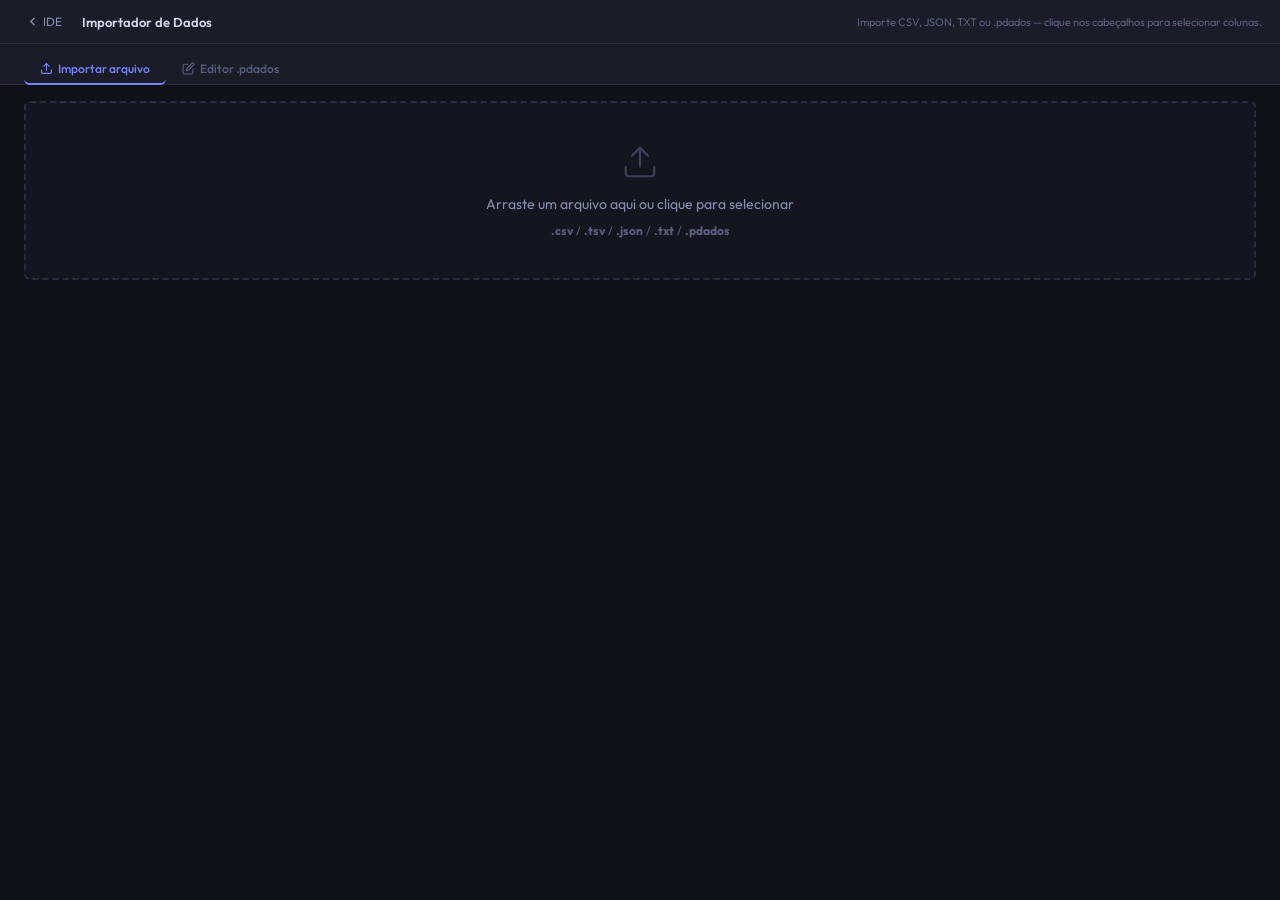
<file: importador.html>
<!DOCTYPE html>
<html lang="pt-BR">

<head>
  <meta charset="UTF-8">
  <meta name="viewport" content="width=device-width, initial-scale=1.0">
  <title>Importador / Editor .pdados — Pseudo-IDE</title>
  <link rel="preconnect" href="https://fonts.googleapis.com">
  <link href="https://fonts.googleapis.com/css2?family=JetBrains+Mono:ital,wght@0,400;0,500;0,600;1,400&family=Outfit:wght@400;500;600;700&display=swap" rel="stylesheet">
  <link rel="icon" href="favicon.svg" type="image/svg+xml">
  <link rel="stylesheet" href="css/style.css">
  <script src="theme.js"></script>
</head>

<body class="imp-page">

  <!-- ===== HEADER ===== -->
  <header class="imp-header">
    <div class="imp-header-left">
      <a href="index.html" class="imp-back" title="Voltar para a IDE">
        <svg width="13" height="13" viewBox="0 0 24 24" fill="none" stroke="currentColor" stroke-width="2.5" stroke-linecap="round" style="vertical-align:-2px;margin-right:4px">
          <polyline points="15 18 9 12 15 6"/>
        </svg>IDE
      </a>
      <span class="imp-app-name" id="imp-app-name">Importador de Dados</span>
      <!-- File badge (import mode) -->
      <span class="imp-file-badge" id="imp-file-badge" style="display:none">
        <svg width="11" height="11" viewBox="0 0 24 24" fill="none" stroke="currentColor" stroke-width="2" stroke-linecap="round" style="vertical-align:-1px;margin-right:4px">
          <path d="M14 2H6a2 2 0 0 0-2 2v16a2 2 0 0 0 2 2h12a2 2 0 0 0 2-2V8z"/>
          <polyline points="14 2 14 8 20 8"/>
        </svg>
        <span id="imp-file-meta"></span>
        <button class="imp-new-file-btn" onclick="impNewFile()" title="Abrir outro arquivo">✕</button>
      </span>
    </div>
    <div class="imp-header-right">
      <span class="imp-header-hint" id="imp-header-hint">Importe CSV, JSON, TXT ou .pdados — clique nos cabeçalhos para selecionar colunas.</span>
    </div>
  </header>

  <!-- ===== MODE SWITCHER ===== -->
  <div class="imp-mode-bar">
    <button class="imp-mode-btn imp-mode-active" id="mode-import-btn" onclick="setImpMode('import')">
      <svg width="13" height="13" viewBox="0 0 24 24" fill="none" stroke="currentColor" stroke-width="2" stroke-linecap="round" style="vertical-align:-2px;margin-right:5px">
        <path d="M21 15v4a2 2 0 0 1-2 2H5a2 2 0 0 1-2-2v-4"/>
        <polyline points="17 8 12 3 7 8"/><line x1="12" y1="3" x2="12" y2="15"/>
      </svg>Importar arquivo
    </button>
    <button class="imp-mode-btn" id="mode-editor-btn" onclick="setImpMode('editor')">
      <svg width="13" height="13" viewBox="0 0 24 24" fill="none" stroke="currentColor" stroke-width="2" stroke-linecap="round" style="vertical-align:-2px;margin-right:5px">
        <path d="M11 4H4a2 2 0 0 0-2 2v14a2 2 0 0 0 2 2h14a2 2 0 0 0 2-2v-7"/>
        <path d="M18.5 2.5a2.121 2.121 0 0 1 3 3L12 15l-4 1 1-4 9.5-9.5z"/>
      </svg>Editor .pdados
    </button>
  </div>

  <!-- ===== IMPORT SECTION ===== -->
  <div id="imp-import-section">

    <!-- Drop zone -->
    <div class="imp-drop-wrap">
      <div id="imp-drop" class="imp-drop" role="button" tabindex="0" aria-label="Selecionar arquivo para importar">
        <input type="file" id="imp-file-input" accept=".csv,.json,.txt,.tsv,.pdados" style="display:none">
        <div class="imp-drop-icon">
          <svg width="38" height="38" viewBox="0 0 24 24" fill="none" stroke="currentColor" stroke-width="1.4" stroke-linecap="round" stroke-linejoin="round">
            <path d="M21 15v4a2 2 0 0 1-2 2H5a2 2 0 0 1-2-2v-4"/>
            <polyline points="17 8 12 3 7 8"/><line x1="12" y1="3" x2="12" y2="15"/>
          </svg>
        </div>
        <div class="imp-drop-text">Arraste um arquivo aqui ou clique para selecionar</div>
        <div class="imp-drop-hint">
          <strong>.csv</strong> / <strong>.tsv</strong> / <strong>.json</strong> / <strong>.txt</strong> / <strong>.pdados</strong>
        </div>
      </div>
    </div>

    <!-- Main content (hidden until file loaded) -->
    <div id="imp-main-content" class="imp-main" style="display:none">
      <div class="imp-split">
        <!-- Left: interactive file preview -->
        <div class="imp-pane imp-preview-pane">
          <div class="imp-pane-title">
            <svg width="13" height="13" viewBox="0 0 24 24" fill="none" stroke="currentColor" stroke-width="2" stroke-linecap="round" style="vertical-align:-2px;margin-right:6px">
              <rect x="3" y="3" width="18" height="18" rx="2"/><line x1="3" y1="9" x2="21" y2="9"/>
              <line x1="9" y1="21" x2="9" y2="9"/>
            </svg>Visualização
            <span style="margin-left:8px;font-size:11px;color:var(--text-muted);font-weight:400;text-transform:none;letter-spacing:0">
              — clique no cabeçalho de uma coluna para selecioná-la
            </span>
          </div>
          <div id="imp-preview" class="imp-preview-body"></div>
        </div>

        <!-- Right: selection + variable list -->
        <div class="imp-right-col">
          <!-- Selection panel -->
          <div class="imp-pane imp-sel-pane">
            <div class="imp-pane-title">
              <svg width="13" height="13" viewBox="0 0 24 24" fill="none" stroke="currentColor" stroke-width="2" stroke-linecap="round" style="vertical-align:-2px;margin-right:6px">
                <polyline points="9 11 12 14 22 4"/>
                <path d="M21 12v7a2 2 0 0 1-2 2H5a2 2 0 0 1-2-2V5a2 2 0 0 1 2-2h11"/>
              </svg>Criar variável
            </div>
            <div class="imp-sel-body">
              <p id="imp-sel-info" class="imp-sel-info imp-sel-empty">
                Clique nos cabeçalhos da tabela para selecionar colunas.
              </p>
              <div id="imp-row-controls" class="imp-row-controls">
                <span class="imp-field-label">Linhas:</span>
                <input type="number" id="imp-row-start" class="imp-num-inp" value="0" min="0" placeholder="início">
                <span class="imp-range-sep">–</span>
                <input type="number" id="imp-row-end" class="imp-num-inp" value="" min="0" placeholder="fim">
                <label class="imp-auto-label">
                  <input type="checkbox" id="imp-auto-type" checked> auto-tipo
                </label>
              </div>
              <div id="imp-txt-controls" class="imp-txt-controls" style="display:none">
                <span class="imp-field-label">Separador:</span>
                <input type="text" id="imp-txt-sep" class="imp-text-inp imp-sep-inp" value="\n" placeholder="\n">
              </div>
              <div class="imp-create-form">
                <input type="text" id="imp-vname-inp" class="imp-text-inp imp-vname-inp"
                  placeholder="nome da variável" autocomplete="off" spellcheck="false">
                <select id="imp-vtype-sel" class="imp-select">
                  <option value="lista-mapas" selected>lista-mapas</option>
                </select>
                <button id="imp-create-btn" class="imp-create-btn" onclick="impCreateVar()" disabled>
                  <svg width="11" height="11" viewBox="0 0 24 24" fill="none" stroke="currentColor" stroke-width="2.5" stroke-linecap="round" style="vertical-align:-1px;margin-right:4px">
                    <line x1="12" y1="5" x2="12" y2="19"/><line x1="5" y1="12" x2="19" y2="12"/>
                  </svg>Criar variável
                </button>
              </div>
            </div>
          </div>

          <!-- Variable list -->
          <div class="imp-pane imp-vars-pane">
            <div class="imp-pane-title">
              <svg width="13" height="13" viewBox="0 0 24 24" fill="none" stroke="currentColor" stroke-width="2" stroke-linecap="round" style="vertical-align:-2px;margin-right:6px">
                <polyline points="16 18 22 12 16 6"/><polyline points="8 6 2 12 8 18"/>
              </svg>Variáveis definidas
            </div>
            <div id="imp-vars-list" class="imp-vars-list">
              <p class="imp-empty imp-vars-empty">Nenhuma variável ainda.</p>
            </div>
          </div>
        </div>
      </div>

      <!-- Code output -->
      <div class="imp-code-pane">
        <div class="imp-code-header">
          <span class="imp-pane-title" style="text-transform:none;letter-spacing:0;font-size:12px">
            <svg width="13" height="13" viewBox="0 0 24 24" fill="none" stroke="currentColor" stroke-width="2" stroke-linecap="round" style="vertical-align:-2px;margin-right:6px">
              <polyline points="16 18 22 12 16 6"/><polyline points="8 6 2 12 8 18"/>
            </svg>Código gerado
          </span>
          <span class="imp-code-hint">Edite livremente. Sintaxe Pseudo.</span>
          <div class="imp-code-actions">
            <button id="imp-export-btn" class="imp-export-btn" onclick="impExportPDADOS()" style="display:none"
              title="Exporta os dados como arquivo .pdados">
              <svg width="12" height="12" viewBox="0 0 24 24" fill="none" stroke="currentColor" stroke-width="2" stroke-linecap="round" style="vertical-align:-2px;margin-right:4px">
                <path d="M21 15v4a2 2 0 0 1-2 2H5a2 2 0 0 1-2-2v-4"/>
                <polyline points="7 10 12 15 17 10"/><line x1="12" y1="15" x2="12" y2="3"/>
              </svg>Exportar .pdados
            </button>
            <button id="imp-copy-btn" class="imp-copy-btn" onclick="impCopyCode()">
              <svg width="12" height="12" viewBox="0 0 24 24" fill="none" stroke="currentColor" stroke-width="2" stroke-linecap="round" style="vertical-align:-2px;margin-right:4px">
                <rect x="9" y="9" width="13" height="13" rx="2"/>
                <path d="M5 15H4a2 2 0 0 1-2-2V4a2 2 0 0 1 2-2h9a2 2 0 0 1 2 2v1"/>
              </svg>Copiar código
            </button>
          </div>
        </div>
        <textarea id="imp-code-out" class="imp-code-out" spellcheck="false"
          placeholder="// O código Pseudo aparecerá aqui quando você criar variáveis acima."></textarea>
      </div>
    </div>

  </div><!-- /imp-import-section -->

  <!-- ===== EDITOR SECTION ===== -->
  <div id="imp-editor-section" class="imp-main" style="display:none">

    <div class="imp-split">

      <!-- Left: column definitions -->
      <div class="imp-pane ed-cols-pane">
        <div class="imp-pane-title">
          <svg width="13" height="13" viewBox="0 0 24 24" fill="none" stroke="currentColor" stroke-width="2" stroke-linecap="round" style="vertical-align:-2px;margin-right:6px">
            <rect x="3" y="3" width="18" height="18" rx="2"/>
            <line x1="3" y1="9" x2="21" y2="9"/>
            <line x1="9" y1="21" x2="9" y2="9"/>
          </svg>Colunas
          <div class="ed-header-actions">
            <button class="imp-add-btn" onclick="edAddCol()" title="Adicionar nova coluna">
              <svg width="11" height="11" viewBox="0 0 24 24" fill="none" stroke="currentColor" stroke-width="2.5" stroke-linecap="round" style="vertical-align:-1px;margin-right:3px">
                <line x1="12" y1="5" x2="12" y2="19"/><line x1="5" y1="12" x2="19" y2="12"/>
              </svg>Nova coluna
            </button>
            <button class="imp-export-btn ed-load-btn" onclick="edLoadPDADOS()" title="Abrir arquivo .pdados existente para editar">
              <svg width="11" height="11" viewBox="0 0 24 24" fill="none" stroke="currentColor" stroke-width="2" stroke-linecap="round" style="vertical-align:-1px;margin-right:3px">
                <path d="M21 15v4a2 2 0 0 1-2 2H5a2 2 0 0 1-2-2v-4"/>
                <polyline points="17 8 12 3 7 8"/><line x1="12" y1="3" x2="12" y2="15"/>
              </svg>Abrir .pdados
            </button>
          </div>
        </div>
        <div id="ed-cols-list" class="ed-cols-list">
          <p class="imp-empty ed-empty-hint">
            Clique em <strong>+ Nova coluna</strong> para começar, ou <strong>Abrir .pdados</strong> para editar um arquivo existente.
          </p>
        </div>
        <div class="ed-libs-hint">
          <code>mat.</code> <code>metodos.</code> <code>algebra.</code> disponíveis nas expressões
        </div>
      </div>

      <!-- Right: live table preview -->
      <div class="imp-pane imp-preview-pane">
        <div class="imp-pane-title">
          <svg width="13" height="13" viewBox="0 0 24 24" fill="none" stroke="currentColor" stroke-width="2" stroke-linecap="round" style="vertical-align:-2px;margin-right:6px">
            <path d="M1 12s4-8 11-8 11 8 11 8-4 8-11 8-11-8-11-8z"/>
            <circle cx="12" cy="12" r="3"/>
          </svg>Prévia da tabela
        </div>
        <div id="ed-preview" class="imp-preview-body ed-preview-body">
          <p class="imp-empty">A tabela aparecerá aqui conforme você definir colunas.</p>
        </div>
      </div>
    </div>

    <!-- Code output + export -->
    <div class="imp-code-pane">
      <div class="imp-code-header">
        <span class="imp-pane-title" style="text-transform:none;letter-spacing:0;font-size:12px">
          <svg width="13" height="13" viewBox="0 0 24 24" fill="none" stroke="currentColor" stroke-width="2" stroke-linecap="round" style="vertical-align:-2px;margin-right:6px">
            <polyline points="16 18 22 12 16 6"/><polyline points="8 6 2 12 8 18"/>
          </svg>Código gerado
        </span>
        <span class="imp-code-hint">Código Pseudo com as expressões originais. Edite livremente.</span>
        <div class="imp-code-actions">
          <button class="imp-export-btn ed-save-btn" onclick="edExport()" title="Salvar como arquivo .pdados com os dados calculados">
            <svg width="12" height="12" viewBox="0 0 24 24" fill="none" stroke="currentColor" stroke-width="2" stroke-linecap="round" style="vertical-align:-2px;margin-right:4px">
              <path d="M19 21H5a2 2 0 0 1-2-2V5a2 2 0 0 1 2-2h11l5 5v11a2 2 0 0 1-2 2z"/>
              <polyline points="17 21 17 13 7 13 7 21"/>
              <polyline points="7 3 7 8 15 8"/>
            </svg>Salvar .pdados
          </button>
          <button class="imp-copy-btn" id="ed-copy-btn" onclick="edCopyCode()">
            <svg width="12" height="12" viewBox="0 0 24 24" fill="none" stroke="currentColor" stroke-width="2" stroke-linecap="round" style="vertical-align:-2px;margin-right:4px">
              <rect x="9" y="9" width="13" height="13" rx="2"/>
              <path d="M5 15H4a2 2 0 0 1-2-2V4a2 2 0 0 1 2-2h9a2 2 0 0 1 2 2v1"/>
            </svg>Copiar código
          </button>
        </div>
      </div>
      <textarea id="ed-code-out" class="imp-code-out" spellcheck="false"
        placeholder="// O código aparecerá aqui conforme você definir colunas."></textarea>
    </div>

  </div><!-- /imp-editor-section -->

  <!-- plotterapi provides Bibliotecas.mat, .metodos, .algebra for expression eval -->
  <div id="console-saida" style="display:none"></div>
  <script src="plotterapi.js"></script>
  <script src="js/importador.js"></script>
</body>
</html>
</file>
<file: css/style.css>
/* ============================================================
   PSEUDO-IDE — style.css  v3.0
   ============================================================ */
*,
*::before,
*::after {
  margin: 0;
  padding: 0;
  box-sizing: border-box;
}

:root {
  --bg-app: #0f1117;
  --bg-editor: #13151f;
  --bg-console: #0d0f16;
  --bg-panel: #1a1d28;
  --bg-header: #1e2130;
  --bg-hover: #252840;
  --bg-modal: #161924;
  --bg-tab: #12141e;
  --border: #2a2d40;
  --border-light: #353850;
  --text: #d2d6e8;
  --text-muted: #5a6080;
  --text-dim: #8890b0;
  --accent: #7c83ff;
  --accent-dim: #4a50c8;
  --accent-glow: rgba(124, 131, 255, 0.15);
  --green: #4ade80;
  --green-dim: rgba(74, 222, 128, 0.15);
  --red: #f87171;
  --red-dim: rgba(248, 113, 113, 0.12);
  --syn-type: #7dd3fc;
  --syn-ctrl: #c084fc;
  --syn-fn: #86efac;
  --syn-val: #f9a8d4;
  --syn-str: #fca5a1;
  --syn-num: #fdba74;
  --syn-cmt: #4b5280;
  --syn-op: #e879f9;
  --syn-import: #93c5fd;
  --font-code: "JetBrains Mono", "Fira Code", "Courier New", monospace;
  --font-ui: "Outfit", "Segoe UI", sans-serif;
  --radius: 6px;
  --header-h: 50px;
  --meta-h: 32px;
}

/* Scrollbars */
::-webkit-scrollbar {
  width: 7px;
  height: 7px;
}
::-webkit-scrollbar-track {
  background: transparent;
}
::-webkit-scrollbar-thumb {
  background: #2e3250;
  border-radius: 4px;
}
::-webkit-scrollbar-thumb:hover {
  background: #404670;
}

html,
body {
  height: 100%;
  background: var(--bg-app);
  color: var(--text);
  font-family: var(--font-ui);
  overflow: hidden;
}
button {
  cursor: pointer;
  border: none;
  font-family: var(--font-ui);
  font-size: 13px;
  border-radius: var(--radius);
  transition: all 150ms ease;
}
code {
  font-family: var(--font-code);
  font-size: 12px;
  background: #1e2135;
  border: 1px solid var(--border);
  padding: 1px 6px;
  border-radius: 4px;
  color: #fcd34d;
}

/* ---- Header ---- */
#header {
  display: flex;
  align-items: center;
  justify-content: space-between;
  height: var(--header-h);
  background: var(--bg-header);
  border-bottom: 1px solid var(--border);
  padding: 0 16px;
  gap: 12px;
  flex-shrink: 0;
  user-select: none;
  position: sticky;
  top: 0;
  z-index: 120;
}
.header-left {
  display: flex;
  align-items: center;
  gap: 14px;
  flex: 1;
}
.app-brand {
  display: flex;
  align-items: center;
  gap: 8px;
}
.app-logo {
  display: block;
  height: 28px;
  width: auto;
  flex-shrink: 0;
}
.app-logo {
  height: 28px;
  width: auto;
  flex-shrink: 0;
}
.app-title {
  font-size: 13px;
  font-weight: 700;
  color: #c8ccf0;
  letter-spacing: 0.5px;
  text-transform: uppercase;
}
.app-sub {
  font-size: 10px;
  color: var(--accent);
  background: var(--accent-glow);
  border: 1px solid var(--accent-dim);
  padding: 1px 6px;
  border-radius: 10px;
  font-weight: 600;
}
.header-center {
  flex: 0 1 auto;
  font-size: 13px;
  color: var(--text-muted);
  text-align: center;
  font-family: var(--font-code);
  white-space: nowrap;
  overflow: hidden;
  text-overflow: ellipsis;
  max-width: 240px;
}
.header-right {
  display: flex;
  align-items: center;
  gap: 6px;
  flex: 1;
  justify-content: flex-end;
}

/* ---- Header dropdown menus ---- */
.hdr-dd {
  position: relative;
}
.hdr-dd-trigger {
  gap: 5px !important;
}
.hdr-dd-arrow {
  transition: transform 0.15s;
  flex-shrink: 0;
  opacity: 0.6;
}
.hdr-dd.hdr-dd-open .hdr-dd-arrow {
  transform: rotate(180deg);
}
.hdr-dd-menu {
  display: none;
  position: absolute;
  top: calc(100% + 6px);
  left: 0;
  min-width: 180px;
  background: #1a1d2e;
  border: 1px solid var(--border-light);
  border-radius: var(--radius);
  box-shadow: 0 8px 32px rgba(0,0,0,0.5);
  padding: 4px;
  z-index: 200;
}
.hdr-dd.hdr-dd-open .hdr-dd-menu {
  display: block;
}
.hdr-dd-item {
  display: flex;
  align-items: center;
  gap: 8px;
  width: 100%;
  padding: 7px 10px;
  font-size: 12px;
  color: var(--text-dim);
  background: transparent;
  border: none;
  border-radius: 4px;
  cursor: pointer;
  text-decoration: none;
  font-family: var(--font-ui);
  white-space: nowrap;
}
.hdr-dd-item:hover {
  background: var(--bg-hover);
  color: var(--text);
}
.hdr-dd-sep {
  height: 1px;
  background: var(--border);
  margin: 4px 0;
}

/* ---- Special header buttons ---- */
.btn-professor {
  color: #fbbf24 !important;
}
.btn-debug {
  color: var(--green) !important;
}
.btn-icon {
  display: flex;
  align-items: center;
  gap: 6px;
  background: transparent;
  border: 1px solid var(--border);
  color: var(--text-dim);
  padding: 5px 12px;
  font-size: 12px;
}
.btn-icon:hover {
  background: var(--bg-hover);
  color: var(--text);
  border-color: var(--border-light);
}
.btn-run {
  display: flex;
  align-items: center;
  gap: 7px;
  background: var(--accent);
  color: #fff;
  padding: 6px 18px;
  font-size: 13px;
  font-weight: 700;
  box-shadow: 0 0 18px var(--accent-glow);
}
.btn-run:hover {
  background: #6870f0;
  box-shadow: 0 0 28px rgba(124, 131, 255, 0.35);
  transform: translateY(-1px);
}
.btn-run:active {
  transform: translateY(0);
}
#btn-autosave,
#nb-btn-autosave {
  font-size: 11px;
  color: var(--text-muted);
  border-color: transparent;
}
#btn-autosave.as-on,
#nb-btn-autosave.as-on {
  color: var(--green);
}
#btn-autosave:hover,
#nb-btn-autosave:hover {
  background: var(--bg-hover);
  color: var(--text);
  border-color: var(--border-light);
}
.btn-group {
  display: flex;
  border: 1px solid var(--border);
  border-radius: var(--radius);
  overflow: hidden;
}
.btn-group .btn-icon {
  border: none;
  border-radius: 0;
  border-right: 1px solid var(--border);
}
.btn-group .btn-icon:last-child {
  border-right: none;
}
#btn-autosave.active {
  color: var(--green);
}

/* ---- Metadata bar ---- */
#metadata-bar {
  display: flex;
  align-items: center;
  flex-wrap: wrap;
  gap: 6px 14px;
  background: linear-gradient(
    90deg,
    rgba(124, 131, 255, 0.07),
    rgba(124, 131, 255, 0.02)
  );
  border-bottom: 1px solid var(--border);
  padding: 5px 18px;
  font-size: 12px;
  color: var(--text-muted);
  font-family: var(--font-code);
  flex-shrink: 0;
}
#metadata-bar.hidden {
  display: none;
}
.meta-item {
  display: inline-flex;
  align-items: center;
  gap: 5px;
}
.meta-item.meta-name .meta-val {
  color: #c8ccf0;
  font-weight: 600;
}
.meta-item.meta-version .meta-val {
  color: var(--accent);
  background: var(--accent-glow);
  border: 1px solid var(--accent-dim);
  padding: 0 6px;
  border-radius: 10px;
  font-size: 11px;
}
.meta-item.meta-desc .meta-val {
  color: var(--text-dim);
  font-style: italic;
}
.meta-item svg {
  opacity: 0.5;
  flex-shrink: 0;
}
.meta-sep {
  color: var(--border-light);
  user-select: none;
}

/* ---- Main layout ---- */
#main-layout {
  display: flex;
  height: calc(100vh - var(--header-h));
  overflow: hidden;
}
section {
  display: flex;
  flex-direction: column;
  overflow: hidden;
}
#editor-panel {
  flex: 1.3;
  min-width: 280px;
  background: var(--bg-editor);
}
#console-panel {
  flex: 1;
  min-width: 220px;
  background: var(--bg-console);
}

/* ---- Resizer ---- */
#resizer {
  width: 5px;
  background: var(--border);
  cursor: col-resize;
  flex-shrink: 0;
  transition: background 150ms;
  position: relative;
}
#resizer::after {
  content: "";
  position: absolute;
  top: 50%;
  left: 50%;
  transform: translate(-50%, -50%);
  width: 1px;
  height: 40px;
  background: var(--border-light);
  border-radius: 1px;
}
#resizer:hover,
#resizer.dragging {
  background: var(--accent-dim);
}

/* ---- Panel tab ---- */
.panel-tab {
  display: flex;
  align-items: center;
  gap: 8px;
  background: var(--bg-tab);
  border-bottom: 1px solid var(--border);
  padding: 7px 16px;
  font-size: 12px;
  color: var(--text-muted);
  user-select: none;
  flex-shrink: 0;
  font-family: var(--font-code);
}
.tab-dot {
  width: 8px;
  height: 8px;
  border-radius: 50%;
  background: var(--accent);
  flex-shrink: 0;
  box-shadow: 0 0 5px var(--accent);
}
.tab-dot-console {
  background: var(--green);
  box-shadow: 0 0 5px var(--green);
}
.exec-status {
  margin-left: auto;
  font-size: 11px;
  padding: 1px 8px;
  border-radius: 10px;
}
.exec-status.ok {
  color: var(--green);
  background: var(--green-dim);
}
.exec-status.error {
  color: var(--red);
  background: var(--red-dim);
}

/* ---- Editor ---- */
#editor-container {
  display: flex;
  flex: 1;
  overflow: hidden;
  background: var(--bg-editor);
}

#line-numbers {
  min-width: 56px;
  padding: 16px 6px 16px 4px;
  text-align: right;
  color: var(--text-muted);
  font-family: var(--font-code);
  font-size: 13px;
  line-height: 1.65;
  user-select: none;
  overflow: hidden;
  border-right: 1px solid var(--border);
  flex-shrink: 0;
  background: var(--bg-editor);
}
.ln-row {
  display: flex;
  align-items: center;
  justify-content: flex-end;
  gap: 2px;
  height: 1.65em;
  padding-right: 2px;
}
.ln-num {
  min-width: 22px;
  text-align: right;
  font-size: 12px;
}

/* ---- Fold arrows ---- */
.fold-arrow {
  cursor: pointer;
  color: var(--text-muted);
  font-size: 9px;
  line-height: 1;
  padding: 0 2px;
  border-radius: 2px;
  opacity: 0.5;
  transition:
    opacity 150ms,
    color 150ms;
  flex-shrink: 0;
}
.fold-arrow:hover {
  opacity: 1;
  color: var(--accent);
}
.fold-arrow.folded {
  color: var(--accent);
  opacity: 0.8;
}

#editor-wrapper {
  position: relative;
  flex: 1;
  overflow: hidden;
}
/* Regra genérica para ocultar elementos com classe .hidden */
.hidden {
  display: none;
}

/* As quatro camadas do editor ficam sobrepostas, preenchendo #editor-wrapper */
#highlight-layer,
#error-layer,
#warning-layer,
#code-editor {
  position: absolute;
  top: 0;
  left: 0;
  right: 0;
  bottom: 0;
  padding: 16px 16px 16px 14px;
  font-family: var(--font-code);
  font-size: 13.5px;
  line-height: 1.65;
  tab-size: 4;
  white-space: pre;
  border: none;
  margin: 0;
  overflow: scroll;
  min-width: 100%;
}
#highlight-layer {
  pointer-events: none;
  z-index: 1;
  color: var(--text);
  background: transparent;
  overflow: hidden;
}
#code-editor {
  z-index: 3;
  color: transparent;
  background: transparent;
  caret-color: var(--accent);
  outline: none;
  resize: none;
  width: 100%;
  height: 100%;
}
#code-editor::selection {
  background: rgba(124, 131, 255, 0.25);
  color: transparent;
}
/* Camada de erros (sublinhado ondulado vermelho) */
#error-layer {
  pointer-events: none;
  z-index: 2;
  color: transparent;
  background: transparent;
}
.error-squiggle {
  text-decoration: underline;
  text-decoration-style: wavy;
  text-decoration-color: #f87171;
  text-decoration-thickness: 1.5px;
  text-underline-offset: 3px;
}
/* Camada de avisos do linter (sublinhado ondulado amarelo) */
#warning-layer {
  pointer-events: none;
  z-index: 2;
  color: transparent;
  background: transparent;
  overflow: hidden;
}
.warning-squiggle {
  text-decoration: underline;
  text-decoration-style: wavy;
  text-decoration-color: #fbbf24;
  text-decoration-thickness: 1.5px;
  text-underline-offset: 3px;
}
/* Destaque no número da linha */
.ln-row.has-error .ln-num {
  color: #f87171;
  font-weight: bold;
}
.ln-row.has-warning .ln-num {
  color: #fbbf24;
}

/* ---- Console ---- */
#console-saida {
  flex: 1;
  padding: 12px 16px;
  font-family: var(--font-code);
  font-size: 13px;
  line-height: 1.6;
  overflow-y: auto;
  overflow-x: hidden;
}
.console-placeholder {
  display: flex;
  align-items: center;
  gap: 10px;
  color: var(--text-muted);
  font-size: 13px;
  margin-top: 4px;
}
.placeholder-icon {
  color: var(--accent);
  opacity: 0.4;
  font-size: 10px;
}
.console-line {
  display: flex;
  gap: 8px;
  padding: 1px 0;
  color: var(--text);
  word-break: break-all;
  white-space: pre-wrap;
  align-items: baseline;
}
.console-line-arrow {
  color: var(--accent);
  user-select: none;
  flex-shrink: 0;
  font-size: 11px;
  opacity: 0.7;
}
.console-error {
  color: var(--red);
  background: var(--red-dim);
  border-left: 3px solid var(--red);
  padding: 7px 12px;
  margin: 6px 0;
  border-radius: 0 var(--radius) var(--radius) 0;
  white-space: pre-wrap;
  word-break: break-word;
}
.console-error strong {
  font-weight: 700;
}
.console-end-marker {
  margin-top: 12px;
  padding-top: 8px;
  border-top: 1px solid var(--border);
  color: var(--text-muted);
  font-size: 11px;
  display: flex;
  align-items: center;
  gap: 6px;
}
.console-end-marker::before {
  content: "✓";
  color: var(--green);
}
.console-input-line {
  display: flex;
  align-items: center;
  gap: 8px;
  padding: 2px 0;
  color: var(--green);
}
.console-input-prompt {
  color: var(--green);
  font-weight: 700;
  user-select: none;
  flex-shrink: 0;
}
.console-input-field {
  background: transparent;
  border: none;
  border-bottom: 1.5px solid var(--green);
  outline: none;
  color: #fff;
  font-family: var(--font-code);
  font-size: 13px;
  flex: 1;
  min-width: 80px;
  padding-bottom: 1px;
  transition: border-color 150ms;
  caret-color: var(--green);
}
.console-input-field:focus {
  border-bottom-color: #86efac;
}
.console-input-field:disabled {
  color: var(--text-muted);
  border-color: transparent;
  cursor: default;
}

/* ---- LaTeX output ---- */
.latex-block {
  margin: 6px 0;
  text-align: center;
  overflow-x: auto;
  line-height: 2;
}
.latex-inline {
  display: inline-block;
  vertical-align: middle;
  margin: 2px 4px;
}
.katex { font-size: 1.05em; }
.katex-display { overflow-x: auto; }

/* ---- Syntax tokens ---- */
.t-type {
  color: var(--syn-type);
  font-weight: 500;
}
.t-ctrl {
  color: var(--syn-ctrl);
  font-weight: 500;
}
.t-fn {
  color: var(--syn-fn);
}
.t-user-fn {
  color: #e879f9;
  font-style: italic;
}
.t-user-var {
  color: #fbbf24;
}
.t-val {
  color: var(--syn-val);
  font-style: italic;
}
.t-str {
  color: var(--syn-str);
}
.t-num {
  color: var(--syn-num);
}
.t-cmt {
  color: var(--syn-cmt);
  font-style: italic;
}
.t-op {
  color: var(--syn-op);
  font-weight: 500;
}
.t-import {
  color: var(--syn-import);
}
.t-marker {
  color: #f59e0b;
  font-weight: 700;
}
.t-marker-bracket {
  color: #78716c;
}
.t-marker-val {
  color: #fde68a;
}

/* ---- Autocomplete popup ---- */
#autocomplete-popup {
  position: fixed;
  z-index: 200;
  background: #1a1d2e;
  border: 1px solid var(--border-light);
  border-radius: var(--radius);
  box-shadow: 0 8px 32px rgba(0, 0, 0, 0.5);
  min-width: 220px;
  max-width: 320px;
  max-height: 220px;
  overflow-y: auto;
  display: none;
  font-family: var(--font-code);
  font-size: 12px;
}
.ac-item {
  display: flex;
  justify-content: space-between;
  align-items: center;
  padding: 6px 12px;
  cursor: pointer;
  gap: 12px;
  border-bottom: 1px solid rgba(255, 255, 255, 0.03);
}
.ac-item:last-child {
  border-bottom: none;
}
.ac-item:hover,
.ac-active {
  background: var(--bg-hover);
}
.ac-active {
  border-left: 2px solid var(--accent);
}
.ac-label {
  color: var(--text);
  white-space: nowrap;
}
.ac-detail {
  color: var(--text-muted);
  font-size: 10px;
  text-align: right;
  white-space: nowrap;
}
/* ---- Signature Help (Balão de Parâmetros) ---- */
#signature-popup {
  position: fixed;
  z-index: 201;
  background: var(--bg-modal);
  border: 1px solid var(--border-light);
  border-radius: var(--radius);
  box-shadow: 0 4px 16px rgba(0, 0, 0, 0.4);
  padding: 6px 12px;
  font-family: var(--font-code);
  font-size: 12px;
  color: var(--text-dim);
  pointer-events: none;
  translate: 0 -50%;
}
#signature-popup.hidden {
  display: none;
}
.sig-fn {
  color: var(--syn-fn);
  font-weight: 600;
}
.sig-arg {
  color: var(--text);
}
.sig-arg.active {
  color: var(--accent);
  font-weight: bold;
  text-decoration: underline;
  text-underline-offset: 3px;
}

/* ---- Modal ---- */
.modal-overlay {
  position: fixed;
  inset: 0;
  background: rgba(0, 0, 5, 0.75);
  z-index: 100;
  display: flex;
  align-items: center;
  justify-content: center;
  padding: 16px;
  backdrop-filter: blur(3px);
}
.modal-overlay.hidden {
  display: none;
}
.modal-box {
  background: var(--bg-modal);
  border: 1px solid var(--border-light);
  border-radius: 10px;
  max-width: 920px;
  width: 100%;
  max-height: 88vh;
  display: flex;
  flex-direction: column;
  overflow: hidden;
  box-shadow:
    0 40px 80px rgba(0, 0, 0, 0.6),
    0 0 0 1px rgba(124, 131, 255, 0.08);
}
.modal-header {
  display: flex;
  align-items: center;
  justify-content: space-between;
  padding: 16px 24px;
  background: var(--bg-panel);
  border-bottom: 1px solid var(--border);
  flex-shrink: 0;
}
.modal-header h2 {
  display: flex;
  align-items: center;
  gap: 10px;
  font-size: 16px;
  font-weight: 700;
  color: var(--text);
}
.modal-header h2 svg {
  color: var(--accent);
}
.modal-close {
  background: none;
  color: var(--text-muted);
  font-size: 18px;
  padding: 4px 9px;
  border-radius: 5px;
  line-height: 1;
}
.modal-close:hover {
  background: #2a2d40;
  color: var(--text);
}
.modal-tabs {
  display: flex;
  overflow-x: auto;
  border-bottom: 1px solid var(--border);
  background: #0f1117;
  flex-shrink: 0;
}
.tab-btn {
  padding: 10px 18px;
  background: none;
  color: var(--text-muted);
  font-size: 12px;
  font-weight: 500;
  border-radius: 0;
  border-bottom: 2px solid transparent;
  white-space: nowrap;
  transition:
    color 150ms,
    border-color 150ms,
    background 150ms;
}
.tab-btn:hover {
  color: var(--text);
  background: var(--bg-hover);
}
.tab-btn.active {
  color: var(--accent);
  border-bottom-color: var(--accent);
  background: var(--bg-panel);
}
.modal-body {
  flex: 1;
  overflow-y: auto;
  padding: 24px;
}
.tab-pane {
  display: none;
}
.tab-pane.active {
  display: block;
}
.tab-pane h3 {
  color: var(--accent);
  font-size: 14px;
  font-weight: 700;
  margin: 22px 0 10px;
  padding-bottom: 6px;
  border-bottom: 1px solid var(--border);
  text-transform: uppercase;
  letter-spacing: 0.5px;
}
.tab-pane h3:first-child {
  margin-top: 0;
}
.tab-pane h4 {
  color: var(--text);
  font-size: 13px;
  font-weight: 600;
  margin: 16px 0 8px;
}
.tab-intro {
  color: var(--text-dim);
  font-size: 13px;
  margin-bottom: 14px;
}
.doc-table {
  width: 100%;
  border-collapse: collapse;
  font-size: 13px;
  margin-bottom: 18px;
}
.doc-table th {
  background: var(--bg-panel);
  color: var(--text-dim);
  padding: 8px 14px;
  text-align: left;
  border: 1px solid var(--border);
  font-weight: 600;
  font-size: 12px;
  text-transform: uppercase;
  letter-spacing: 0.3px;
}
.doc-table td {
  padding: 7px 14px;
  border: 1px solid var(--border);
  color: var(--text-muted);
}
.doc-table tbody tr:nth-child(even) td {
  background: rgba(255, 255, 255, 0.015);
}
.doc-table tbody tr:hover td {
  background: var(--bg-hover);
}
.doc-table td:first-child code,
.doc-table td code {
  color: #fbbf24;
}
.code-example {
  background: #0a0c14;
  border: 1px solid var(--border);
  border-left: 3px solid var(--accent-dim);
  border-radius: 0 var(--radius) var(--radius) 0;
  padding: 14px 18px;
  font-family: var(--font-code);
  font-size: 12.5px;
  line-height: 1.7;
  margin-bottom: 18px;
  overflow-x: auto;
  color: var(--text);
}
.ex-kw {
  color: var(--syn-ctrl);
  font-weight: 500;
}
.ex-fn {
  color: var(--syn-fn);
}
.ex-str {
  color: var(--syn-str);
}
.ex-num {
  color: var(--syn-num);
}
.ex-cmt {
  color: var(--syn-cmt);
  font-style: italic;
}
.doc-note {
  background: rgba(124, 131, 255, 0.08);
  border: 1px solid var(--accent-dim);
  border-radius: var(--radius);
  padding: 10px 14px;
  color: var(--text-dim);
  font-size: 13px;
  margin-bottom: 12px;
}
.doc-note strong {
  color: var(--accent);
}
.doc-list {
  list-style: none;
  display: flex;
  flex-direction: column;
  gap: 8px;
}
.doc-list li {
  color: var(--text-muted);
  font-size: 13px;
  padding-left: 16px;
  position: relative;
}
.doc-list li::before {
  content: "→";
  position: absolute;
  left: 0;
  color: var(--accent);
  opacity: 0.6;
}
.modal-footer {
  padding: 14px 24px;
  border-top: 1px solid var(--border);
  background: var(--bg-panel);
  display: flex;
  justify-content: flex-end;
  flex-shrink: 0;
}
.btn-primary {
  background: var(--accent);
  color: #fff;
  font-weight: 700;
  padding: 8px 28px;
  font-size: 13px;
  box-shadow: 0 0 14px var(--accent-glow);
}
.btn-primary:hover {
  background: #6870f0;
  box-shadow: 0 0 22px rgba(124, 131, 255, 0.4);
}

/* ============================================================
   DEPURADOR VISUAL
   ============================================================ */

/* Painel flutuante no canto superior direito do editor */
#debug-panel {
  position: absolute;
  top: 8px;
  right: 8px;
  z-index: 20;
  background: var(--bg-panel);
  border: 1px solid var(--border-light);
  border-radius: 8px;
  padding: 10px 12px;
  min-width: 180px;
  max-width: 280px;
  max-height: calc(100% - 16px);
  overflow-y: auto;
  box-shadow: 0 4px 20px rgba(0, 0, 0, 0.5);
  font-family: var(--font-ui);
  font-size: 12px;
}

.debug-header {
  font-size: 10px;
  font-weight: 700;
  color: var(--accent);
  text-transform: uppercase;
  letter-spacing: 0.8px;
  margin-bottom: 8px;
  display: flex;
  align-items: center;
  gap: 6px;
}
.debug-header::before {
  content: "";
  display: inline-block;
  width: 7px;
  height: 7px;
  border-radius: 50%;
  background: var(--green);
  box-shadow: 0 0 6px var(--green);
  animation: debugPulse 1.2s ease-in-out infinite;
}
@keyframes debugPulse {
  0%, 100% { opacity: 1; }
  50%       { opacity: 0.4; }
}

.debug-controls {
  display: flex;
  gap: 6px;
  margin-bottom: 10px;
}
.debug-controls button {
  flex: 1;
  padding: 5px 8px;
  font-size: 11px;
  font-family: var(--font-ui);
  border: 1px solid var(--border-light);
  border-radius: 4px;
  background: var(--bg-hover);
  color: var(--text);
  cursor: pointer;
  transition: background 120ms, border-color 120ms;
  white-space: nowrap;
}
.debug-controls button:hover {
  background: var(--accent-dim);
  border-color: var(--accent);
}
.debug-controls .btn-stop {
  border-color: var(--red);
  color: var(--red);
}
.debug-controls .btn-stop:hover {
  background: var(--red-dim);
  border-color: var(--red);
}

/* Lista de variáveis */
#debug-vars {
  display: flex;
  flex-direction: column;
  gap: 3px;
}
.debug-var {
  display: flex;
  justify-content: space-between;
  align-items: baseline;
  gap: 6px;
  padding: 3px 0;
  border-bottom: 1px solid var(--border);
  font-size: 11.5px;
}
.debug-var:last-child {
  border-bottom: none;
}
.debug-var-name {
  color: var(--accent);
  font-family: var(--font-code);
  flex-shrink: 0;
}
.debug-var-val {
  color: var(--text-dim);
  font-family: var(--font-code);
  text-align: right;
  overflow: hidden;
  text-overflow: ellipsis;
  white-space: nowrap;
  max-width: 140px;
}

/* Linha ativa no depurador — destaque no número de linha */
.ln-row.debug-active .ln-num {
  color: var(--accent);
  font-weight: bold;
}
.ln-row.debug-active {
  background: var(--accent-glow);
  border-radius: 2px;
}

/* ═══════════════════════════════════════════════════════════
   COLOR SWATCH — bolinha colorida no highlight layer
   ═══════════════════════════════════════════════════════════ */
.t-color-swatch {
  display: inline-block;
  width: 9px;
  height: 9px;
  border-radius: 2px;
  border: 1px solid rgba(255, 255, 255, .22);
  vertical-align: middle;
  position: relative;
  top: -1px;
  margin-right: 3px;
  box-shadow: 0 0 0 1px rgba(0, 0, 0, .4);
  pointer-events: none;
  flex-shrink: 0;
}

/* ═══════════════════════════════════════════════════════════
   COLOR PICKER POPUP
   ═══════════════════════════════════════════════════════════ */
.cp-popup {
  position: fixed;
  z-index: 10000;
  background: #1b1d2e;
  border: 1px solid rgba(120, 130, 200, .35);
  border-radius: 10px;
  box-shadow: 0 16px 48px rgba(0, 0, 0, .65), 0 0 0 1px rgba(255, 255, 255, .04);
  padding: 10px;
  width: 246px;
  display: none;
  font-size: 11px;
  user-select: none;
  font-family: var(--font-code, monospace);
}

/* Gradient square */
.cp-grad-wrap {
  position: relative;
  width: 100%;
  height: 148px;
  border-radius: 6px;
  overflow: hidden;
  cursor: crosshair;
  touch-action: none;
}
.cp-canvas { width: 100%; height: 100%; display: block; }
.cp-cursor {
  position: absolute;
  width: 12px;
  height: 12px;
  border: 2px solid #fff;
  border-radius: 50%;
  transform: translate(-50%, -50%);
  pointer-events: none;
  box-shadow: 0 0 0 1.5px rgba(0, 0, 0, .5);
}

/* Hue + alpha bars */
.cp-bars {
  margin-top: 8px;
  display: flex;
  flex-direction: column;
  gap: 6px;
}
.cp-bar-wrap {
  position: relative;
  height: 14px;
  border-radius: 7px;
  overflow: hidden;
}
.cp-hue-wrap {
  background: linear-gradient(to right,
    hsl(0,100%,50%), hsl(30,100%,50%), hsl(60,100%,50%), hsl(90,100%,50%),
    hsl(120,100%,50%), hsl(150,100%,50%), hsl(180,100%,50%), hsl(210,100%,50%),
    hsl(240,100%,50%), hsl(270,100%,50%), hsl(300,100%,50%), hsl(330,100%,50%),
    hsl(360,100%,50%));
}
.cp-alpha-wrap {
  background-color: #999;
  background-image:
    linear-gradient(45deg, #666 25%, transparent 25%),
    linear-gradient(-45deg, #666 25%, transparent 25%),
    linear-gradient(45deg, transparent 75%, #666 75%),
    linear-gradient(-45deg, transparent 75%, #666 75%);
  background-size: 8px 8px;
  background-position: 0 0, 0 4px, 4px -4px, -4px 0;
}
.cp-alpha-canvas {
  position: absolute;
  inset: 0;
  width: 100%;
  height: 100%;
  pointer-events: none;
  display: block;
}
.cp-range {
  -webkit-appearance: none;
  appearance: none;
  position: absolute;
  top: 0; left: 0;
  width: 100%;
  height: 14px;
  background: transparent;
  margin: 0; padding: 0;
  cursor: pointer;
}
.cp-range::-webkit-slider-runnable-track { background: transparent; height: 14px; }
.cp-range::-webkit-slider-thumb {
  -webkit-appearance: none;
  width: 14px;
  height: 14px;
  border-radius: 50%;
  background: #fff;
  border: 2px solid rgba(0, 0, 0, .35);
  box-shadow: 0 1px 4px rgba(0, 0, 0, .45);
  margin-top: 0;
  cursor: pointer;
}
.cp-range::-moz-range-track { background: transparent; height: 14px; border: none; }
.cp-range::-moz-range-thumb {
  width: 14px; height: 14px;
  border-radius: 50%;
  background: #fff;
  border: 2px solid rgba(0, 0, 0, .35);
  box-shadow: 0 1px 4px rgba(0, 0, 0, .45);
}

/* Bottom: preview + fields */
.cp-bottom {
  display: flex;
  gap: 8px;
  margin-top: 8px;
  align-items: center;
}
.cp-pv-wrap {
  width: 36px;
  height: 36px;
  border-radius: 6px;
  overflow: hidden;
  flex-shrink: 0;
  background-color: #888;
  background-image:
    linear-gradient(45deg, #555 25%, transparent 25%),
    linear-gradient(-45deg, #555 25%, transparent 25%),
    linear-gradient(45deg, transparent 75%, #555 75%),
    linear-gradient(-45deg, transparent 75%, #555 75%);
  background-size: 8px 8px;
  background-position: 0 0, 0 4px, 4px -4px, -4px 0;
  border: 1px solid rgba(255, 255, 255, .12);
}
.cp-pv { width: 100%; height: 100%; }

.cp-fields { flex: 1; display: flex; flex-direction: column; gap: 5px; }
.cp-hex {
  width: 100%;
  background: rgba(255, 255, 255, .06);
  border: 1px solid rgba(255, 255, 255, .12);
  border-radius: 5px;
  color: #e2e4f0;
  padding: 3px 7px;
  font-family: var(--font-code, monospace);
  font-size: 12px;
  box-sizing: border-box;
  outline: none;
}
.cp-hex:focus { border-color: var(--accent, #7c83ff); }

.cp-rgb-row {
  display: flex;
  gap: 4px;
}
.cp-lbl {
  display: flex;
  flex-direction: column;
  align-items: center;
  gap: 2px;
  color: rgba(200, 205, 230, .6);
  font-size: 10px;
  flex: 1;
}
.cp-lbl input {
  width: 100%;
  background: rgba(255, 255, 255, .06);
  border: 1px solid rgba(255, 255, 255, .1);
  border-radius: 4px;
  color: #e2e4f0;
  padding: 2px 3px;
  font-size: 11px;
  text-align: center;
  outline: none;
  font-family: var(--font-code, monospace);
  -moz-appearance: textfield;
}
.cp-lbl input::-webkit-inner-spin-button,
.cp-lbl input::-webkit-outer-spin-button { -webkit-appearance: none; }
.cp-lbl input:focus { border-color: var(--accent, #7c83ff); }

/* ============================================================
   PSEUDO NOTEBOOK — notebook.html
   ============================================================ */
.nb-body {
  overflow: auto;
  background: var(--bg-app);
}
.nb-body html,
.nb-body body { overflow: auto; }

.nb-header {
  position: sticky;
  top: 0;
  z-index: 100;
  display: flex;
  align-items: center;
  justify-content: space-between;
  gap: 12px;
  padding: 0 20px;
  height: 50px;
  background: var(--bg-header);
  border-bottom: 1px solid var(--border);
  flex-wrap: wrap;
}
.nb-header-left {
  display: flex;
  align-items: center;
  gap: 14px;
}
.nb-back {
  color: var(--text-dim);
  text-decoration: none;
  font-size: 13px;
  font-family: var(--font-ui);
  transition: color 150ms;
}
.nb-back:hover { color: var(--text); }
.nb-app-name {
  font-family: var(--font-ui);
  font-size: 14px;
  font-weight: 600;
  color: var(--accent);
}
.nb-title-input {
  background: transparent;
  border: none;
  border-bottom: 1px solid var(--border);
  color: var(--text);
  font-family: var(--font-ui);
  font-size: 14px;
  padding: 2px 6px;
  min-width: 180px;
  max-width: 320px;
  outline: none;
}
.nb-title-input:focus { border-bottom-color: var(--accent); }
.nb-header-right {
  display: flex;
  align-items: center;
  gap: 6px;
}
.nb-header-right button {
  background: var(--bg-panel);
  color: var(--text-dim);
  border: 1px solid var(--border);
  font-size: 12px;
  padding: 5px 12px;
}
.nb-header-right button:hover {
  background: var(--bg-hover);
  color: var(--text);
}
/* Run-all dropdown group */
.nb-run-group {
  position: relative;
  display: flex;
  align-items: stretch;
}
.nb-btn-run-all {
  background: var(--accent) !important;
  color: #fff !important;
  border-color: var(--accent) !important;
  border-radius: var(--radius) 0 0 var(--radius) !important;
}
.nb-btn-run-all:hover {
  background: var(--accent-dim) !important;
}
.nb-run-arrow {
  background: rgba(124,131,255,0.25) !important;
  color: #fff !important;
  border-left: 1px solid rgba(255,255,255,0.2) !important;
  border-color: var(--accent) !important;
  border-radius: 0 var(--radius) var(--radius) 0 !important;
  padding: 0 8px !important;
  font-size: 10px !important;
}
.nb-run-arrow:hover { background: rgba(124,131,255,0.45) !important; }
.nb-run-menu {
  display: none;
  position: absolute;
  top: calc(100% + 4px);
  left: 0;
  min-width: 310px;
  background: var(--bg-panel);
  border: 1px solid var(--border);
  border-radius: var(--radius);
  box-shadow: 0 8px 24px rgba(0,0,0,0.4);
  z-index: 200;
  overflow: hidden;
}
.nb-run-menu.nb-run-menu-open { display: block; }
.nb-run-menu-item {
  display: flex;
  flex-direction: column;
  gap: 2px;
  width: 100%;
  padding: 10px 14px;
  background: transparent;
  border: none;
  border-bottom: 1px solid var(--border);
  color: var(--text);
  text-align: left;
  cursor: pointer;
  font-family: var(--font-sans);
}
.nb-run-menu-item:last-child { border-bottom: none; }
.nb-run-menu-item:hover { background: var(--bg-hover); }
.nb-run-menu-item.nb-run-menu-active { background: var(--accent-glow); }
.nb-run-menu-name {
  font-size: 12px;
  font-weight: 600;
  color: var(--accent);
}
.nb-run-menu-badge { font-size: 10px; }
.nb-run-menu-desc {
  font-size: 11px;
  color: var(--text-dim);
  line-height: 1.4;
}

/* Guide button */
.nb-guide-btn {
  font-family: var(--font-code) !important;
  font-weight: 700 !important;
  font-size: 13px !important;
  width: 28px;
  padding: 0 !important;
  border-radius: 50% !important;
}

/* Env-panel toggle button */
.nb-env-toggle-btn {
  font-size: 12px !important;
  color: var(--syn-type) !important;
  border: 1px solid rgba(125,211,252,0.25) !important;
}
.nb-env-toggle-btn:hover {
  background: rgba(125,211,252,0.08) !important;
}

/* Env side panel */
.nb-env-panel {
  position: fixed;
  top: 50px;
  bottom: 22px;
  left: 0;
  width: 260px;
  z-index: 99;
  background: var(--bg-panel);
  border-right: 1px solid var(--border);
  display: flex;
  flex-direction: column;
  transform: translateX(-100%);
  transition: transform 220ms cubic-bezier(.4,0,.2,1);
  box-shadow: 4px 0 18px rgba(0,0,0,.35);
}
.nb-env-panel.nb-env-panel-open { transform: translateX(0); }

.nb-env-panel-hd {
  display: flex;
  align-items: center;
  justify-content: space-between;
  padding: 8px 12px;
  border-bottom: 1px solid var(--border);
  flex-shrink: 0;
}
.nb-env-panel-title {
  font-size: 11px;
  font-weight: 600;
  letter-spacing: 0.06em;
  text-transform: uppercase;
  color: var(--syn-type);
}
.nb-env-panel-close {
  background: transparent !important;
  color: var(--text-dim) !important;
  font-size: 14px !important;
  padding: 0 4px !important;
  line-height: 1;
}
.nb-env-panel-close:hover { color: var(--text) !important; }

.nb-env-list {
  flex: 1;
  overflow-y: auto;
  padding: 6px 0;
}
.nb-env-empty {
  padding: 20px 14px;
  font-size: 12px;
  color: var(--text-muted);
  line-height: 1.6;
  text-align: center;
}
.nb-env-empty strong { color: var(--accent); }

.nb-env-row {
  padding: 6px 12px;
  border-bottom: 1px solid rgba(42,45,64,0.6);
  cursor: default;
  transition: background 120ms;
}
.nb-env-row:hover { background: var(--bg-hover); }
.nb-env-row-head {
  display: flex;
  align-items: center;
  gap: 6px;
  margin-bottom: 2px;
}
.nb-env-name {
  font-family: var(--font-code);
  font-size: 12px;
  color: var(--syn-fn);
  font-weight: 500;
  flex: 1;
  min-width: 0;
  overflow: hidden;
  text-overflow: ellipsis;
  white-space: nowrap;
}
.nb-env-type {
  font-family: var(--font-code);
  font-size: 9px;
  padding: 1px 5px;
  border-radius: 8px;
  flex-shrink: 0;
  font-weight: 600;
}
.env-t-num  { background: rgba(253,186,116,.15); color: var(--syn-num); }
.env-t-str  { background: rgba(252,165,161,.15); color: var(--syn-str); }
.env-t-bool { background: rgba(192,132,252,.15); color: var(--syn-ctrl); }
.env-t-func { background: rgba(134,239,172,.15); color: var(--syn-fn); }
.env-t-list { background: rgba(124,131,255,.15); color: var(--accent); }
.env-t-obj  { background: rgba(125,211,252,.15); color: var(--syn-type); }
.env-t-null { background: rgba(90,96,128,.15);   color: var(--text-muted); }

.nb-env-val {
  font-family: var(--font-code);
  font-size: 11px;
  color: var(--text-dim);
  white-space: nowrap;
  overflow: hidden;
  text-overflow: ellipsis;
}

.nb-env-panel-ft {
  border-top: 1px solid var(--border);
  padding: 8px 10px;
  flex-shrink: 0;
}
.nb-env-clear-btn {
  width: 100%;
  background: transparent !important;
  border: 1px solid var(--border) !important;
  color: var(--text-dim) !important;
  font-size: 11px !important;
  padding: 4px !important;
}
.nb-env-clear-btn:hover {
  border-color: var(--red) !important;
  color: var(--red) !important;
}

/* Guide modal */
.nb-guide-overlay {
  position: fixed;
  inset: 0;
  background: rgba(0,0,0,0.65);
  z-index: 500;
  display: flex;
  align-items: center;
  justify-content: center;
  padding: 20px;
}
.nb-guide-panel {
  background: var(--bg-panel);
  border: 1px solid var(--border);
  border-radius: 8px;
  max-width: 680px;
  width: 100%;
  max-height: 88vh;
  display: flex;
  flex-direction: column;
  overflow: hidden;
}
.nb-guide-hd {
  display: flex;
  align-items: center;
  justify-content: space-between;
  padding: 12px 18px;
  border-bottom: 1px solid var(--border);
  flex-shrink: 0;
}
.nb-guide-title {
  font-weight: 600;
  font-size: 14px;
}
.nb-guide-close {
  background: transparent;
  border: none;
  color: var(--text-dim);
  font-size: 18px;
  cursor: pointer;
  line-height: 1;
  padding: 2px 6px;
  border-radius: var(--radius);
}
.nb-guide-close:hover { background: var(--bg-hover); color: var(--text); }
.nb-guide-body {
  overflow-y: auto;
  flex: 1;
}
.nb-gs {
  border-bottom: 1px solid var(--border);
}
.nb-gs:last-child { border-bottom: none; }
.nb-gs > summary {
  padding: 11px 18px;
  cursor: pointer;
  font-size: 13px;
  font-weight: 600;
  list-style: none;
  display: flex;
  align-items: center;
  justify-content: space-between;
  user-select: none;
  color: var(--text);
}
.nb-gs > summary::-webkit-details-marker { display: none; }
.nb-gs > summary::after { content: '▾'; font-size: 11px; color: var(--text-dim); }
.nb-gs[open] > summary::after { content: '▴'; }
.nb-gs > summary:hover { background: var(--bg-hover); }
.nb-gc {
  padding: 4px 18px 16px;
  font-size: 13px;
  line-height: 1.65;
  color: var(--text-dim);
}
.nb-gc p { margin: 6px 0; }
.nb-gc ul, .nb-gc ol { margin: 6px 0 6px 20px; }
.nb-gc li { margin: 3px 0; }
.nb-gc code {
  font-family: var(--font-code);
  font-size: 12px;
  background: rgba(0,0,0,0.3);
  padding: 1px 5px;
  border-radius: 3px;
  color: var(--syn-str);
}
.nb-gc kbd {
  font-family: var(--font-code);
  font-size: 11px;
  background: var(--bg-tab);
  border: 1px solid var(--border);
  border-radius: 3px;
  padding: 1px 6px;
  color: var(--text);
}
.nb-gc-pre {
  background: var(--bg-editor);
  border: 1px solid var(--border);
  border-radius: var(--radius);
  padding: 10px 14px;
  margin: 8px 0;
  overflow-x: auto;
  font-family: var(--font-code);
  font-size: 12px;
  line-height: 1.6;
  color: var(--text);
}
.nb-gc-pre code { background: none; padding: 0; color: inherit; font-size: inherit; }
.nb-gc-example { display: flex; flex-direction: column; gap: 6px; margin: 8px 0; }
.nb-gc-cell {
  border: 1px solid var(--border);
  border-radius: var(--radius);
  overflow: hidden;
}
.nb-gc-cell pre {
  margin: 0;
  padding: 8px 12px;
  background: var(--bg-editor);
  font-family: var(--font-code);
  font-size: 12px;
  line-height: 1.55;
  color: var(--text);
}
.nb-gc-cell pre code { background: none; padding: 0; color: inherit; font-size: inherit; }
.nb-gc-badge {
  display: block;
  padding: 2px 10px;
  background: var(--bg-tab);
  border-bottom: 1px solid var(--border);
  font-family: var(--font-code);
  font-size: 10px;
  color: var(--accent);
}
.nb-gc-badge-dim { color: var(--text-dim); }
.nb-gc-env { border-left: 3px solid rgba(124,131,255,0.45); }
.nb-gc-table {
  width: 100%;
  border-collapse: collapse;
  margin: 8px 0;
  font-size: 12px;
}
.nb-gc-table th {
  text-align: left;
  padding: 5px 10px;
  border-bottom: 1px solid var(--border);
  color: var(--text);
  font-weight: 600;
}
.nb-gc-table td {
  padding: 5px 10px;
  border-bottom: 1px solid rgba(42,45,64,0.5);
  color: var(--text-dim);
  vertical-align: top;
}
.nb-gc-table tr:last-child td { border-bottom: none; }
.nb-gc-tip {
  background: rgba(124,131,255,0.08);
  border-left: 3px solid rgba(124,131,255,0.4);
  padding: 6px 10px;
  border-radius: 0 var(--radius) var(--radius) 0;
  margin: 8px 0;
  font-size: 12px;
  color: var(--text-dim);
}

.nb-main {
  max-width: 900px;
  margin: 0 auto;
  padding: 24px 20px 80px;
}
.nb-cells {
  display: flex;
  flex-direction: column;
  gap: 8px;
}

/* Individual cell */
.nb-cell {
  background: var(--bg-panel);
  border: 1px solid var(--border);
  border-radius: var(--radius);
  overflow: hidden;
  transition: border-color 150ms;
}
.nb-cell:focus-within { border-color: var(--accent-dim); }

.nb-cell-toolbar {
  display: flex;
  align-items: center;
  justify-content: space-between;
  padding: 3px 10px;
  background: var(--bg-tab);
  border-bottom: 1px solid var(--border);
  min-height: 28px;
}
.nb-cell-type-badge {
  font-family: var(--font-code);
  font-size: 10px;
  color: var(--accent);
  background: var(--accent-glow);
  padding: 1px 8px;
  border-radius: 10px;
  user-select: none;
}
.nb-cell-type-badge.nb-md-badge {
  color: var(--syn-ctrl);
  background: rgba(192,132,252,0.12);
}
.nb-cell-actions {
  display: flex;
  align-items: center;
  gap: 3px;
  opacity: 0;
  transition: opacity 150ms;
}
.nb-cell:hover .nb-cell-actions,
.nb-cell:focus-within .nb-cell-actions { opacity: 1; }

.nb-btn-run {
  background: var(--green-dim);
  color: var(--green);
  border: 1px solid rgba(74,222,128,0.3);
  font-size: 11px;
  padding: 2px 10px;
}
.nb-btn-run:hover { background: rgba(74,222,128,0.22); }

.nb-btn-icon {
  background: transparent;
  color: var(--text-dim);
  font-size: 11px;
  padding: 2px 7px;
}
.nb-btn-icon:hover { background: var(--bg-hover); color: var(--text); }
.nb-btn-del { color: var(--red); opacity: 0.55; }
.nb-btn-del:hover { opacity: 1; background: var(--red-dim); }

/* Collapse button */
.nb-btn-collapse {
  font-size: 8px;
  opacity: 0.45;
  padding: 2px 5px;
  transition: opacity 150ms;
  flex-shrink: 0;
}
.nb-cell:hover .nb-btn-collapse,
.nb-cell:focus-within .nb-btn-collapse { opacity: 0.75; }
.nb-btn-collapse:hover { opacity: 1 !important; }

/* Collapsed cell — hide body, keep toolbar */
.nb-cell-collapsed .nb-editor-wrap,
.nb-cell-collapsed .nb-cell-output,
.nb-cell-collapsed .nb-md-edit,
.nb-cell-collapsed .nb-md-preview { display: none !important; }
.nb-cell-collapsed .nb-cell-toolbar { border-bottom: none; }

/* Env-mode cell */
.nb-cell.nb-env-mode { border-left: 3px solid rgba(124,131,255,0.45); }
.nb-btn-env {
  font-family: var(--font-code);
  font-size: 10px;
  letter-spacing: 0.04em;
}
.nb-cell.nb-env-mode .nb-btn-env {
  color: var(--accent);
  background: var(--accent-glow);
}

/* Code cell editor */
.nb-cell-editor {
  display: block;
  width: 100%;
  background: var(--bg-editor);
  color: var(--text);
  font-family: var(--font-code);
  font-size: 13px;
  line-height: 1.65;
  padding: 12px 16px;
  border: none;
  outline: none;
  resize: none;
  min-height: 56px;
  tab-size: 2;
  overflow-y: hidden;
}

/* Cell output */
.nb-cell-output {
  display: none;
  border-top: 1px solid var(--border);
  padding: 10px 16px;
  font-family: var(--font-code);
  font-size: 13px;
  line-height: 1.6;
  background: var(--bg-console);
}
.nb-cell-output.nb-has-output { display: block; }

/* Markdown cell */
.nb-md-editor {
  display: block;
  width: 100%;
  background: var(--bg-editor);
  color: var(--text);
  font-family: var(--font-code);
  font-size: 13px;
  line-height: 1.65;
  padding: 12px 16px;
  border: none;
  outline: none;
  resize: none;
  min-height: 56px;
  tab-size: 2;
  overflow-y: hidden;
}
.nb-md-done-bar {
  display: flex;
  justify-content: flex-end;
  padding: 4px 10px;
  background: var(--bg-editor);
  border-top: 1px solid var(--border);
}
.nb-md-preview {
  padding: 14px 20px;
  font-family: var(--font-ui);
  font-size: 14px;
  line-height: 1.8;
  color: var(--text);
  cursor: pointer;
  min-height: 32px;
}
.nb-md-preview:empty::after {
  content: "Clique para editar (Markdown)";
  color: var(--text-muted);
  font-style: italic;
  font-size: 13px;
}
.nb-md-preview h1 { font-size: 22px; margin: 12px 0 8px; }
.nb-md-preview h2 { font-size: 18px; margin: 10px 0 6px; }
.nb-md-preview h3 { font-size: 15px; margin: 8px 0 4px; }
.nb-md-preview p { margin: 6px 0; }
.nb-md-preview strong { color: var(--syn-type); }
.nb-md-preview em { font-style: italic; color: var(--text-dim); }
.nb-md-preview code {
  font-family: var(--font-code); font-size: 12px;
  background: var(--bg-tab); padding: 1px 5px;
  border-radius: 3px; color: var(--syn-str);
}
.nb-md-preview pre {
  background: var(--bg-editor); border: 1px solid var(--border);
  border-radius: var(--radius); padding: 12px 14px; margin: 10px 0; overflow-x: auto;
}
.nb-md-preview pre code { background: transparent; padding: 0; font-size: 13px; }
.nb-md-preview ul, .nb-md-preview ol { margin: 8px 0 8px 24px; }
.nb-md-preview li { margin: 3px 0; }
.nb-md-preview hr { border: none; border-top: 1px solid var(--border); margin: 14px 0; }
.nb-md-preview a { color: var(--accent); }
.nb-md-preview blockquote {
  border-left: 3px solid var(--accent-dim); margin: 8px 0;
  padding: 4px 14px; color: var(--text-dim);
}
.nb-md-preview h4 { font-size: 13px; margin: 7px 0 3px; font-weight: 600; }
.nb-md-preview h5 { font-size: 12px; margin: 6px 0 2px; font-weight: 600; }
.nb-md-preview h6 { font-size: 12px; margin: 6px 0 2px; font-weight: 600; color: var(--text-dim); }
.nb-md-preview del { text-decoration: line-through; color: var(--text-dim); }
.nb-md-preview u { text-decoration: underline; }
.nb-md-preview mark { background: rgba(250,204,21,0.25); color: inherit; padding: 0 2px; border-radius: 2px; }
.nb-md-preview sup, .nb-md-preview sub { font-size: 0.75em; }
.nb-md-preview .md-align-center { text-align: center; }
.nb-md-preview .md-align-right  { text-align: right; }
.nb-md-preview .md-align-left   { text-align: left; }
.nb-md-preview .md-align-justify { text-align: justify; }
.nb-md-preview .md-table {
  border-collapse: collapse; width: 100%; margin: 10px 0; font-size: 13px;
}
.nb-md-preview .md-table th,
.nb-md-preview .md-table td {
  border: 1px solid var(--border); padding: 5px 12px;
}
.nb-md-preview .md-table th {
  background: var(--bg-tab); color: var(--accent); font-weight: 600;
}
.nb-md-preview .md-table tr:nth-child(even) td {
  background: rgba(124,131,255,0.04);
}

/* Add-cell bar */
.nb-add-bar {
  display: flex;
  align-items: center;
  gap: 8px;
  padding: 6px 0;
  opacity: 0;
  transition: opacity 200ms;
}
.nb-add-bar:hover { opacity: 1; }
.nb-add-bar-bottom { opacity: 0.5; }
.nb-add-bar-bottom:hover { opacity: 1; }
.nb-add-bar button {
  background: transparent;
  color: var(--text-muted);
  border: 1px dashed var(--border);
  font-size: 11px;
  padding: 4px 16px;
}
.nb-add-bar button:hover {
  color: var(--text);
  border-color: var(--accent-dim);
  background: var(--accent-glow);
}

/* Status bar */
.nb-status-bar {
  position: fixed;
  bottom: 0;
  left: 0;
  right: 0;
  height: 22px;
  display: flex;
  align-items: center;
  padding: 0 16px;
  gap: 16px;
  background: var(--bg-header);
  border-top: 1px solid var(--border);
  font-size: 11px;
  color: var(--text-muted);
  font-family: var(--font-ui);
  z-index: 50;
}
#nb-status-text.nb-status-ok { color: var(--green); }
#nb-status-text.nb-status-err { color: var(--red); }

/* Exec spinner on cell run button */
.nb-btn-run.nb-running {
  opacity: 0.6;
  cursor: wait;
  pointer-events: none;
}

/* ---- Notebook highlight overlay (textarea + layer pattern) ---- */
.nb-editor-wrap {
  position: relative;
  background: var(--bg-editor);
}
/*
 * Both layers share identical typography so text alignment is pixel-perfect.
 * The textarea sits above (z-index 2) and is the natural-flow size anchor;
 * the highlight layer is absolute and fills the same space behind it.
 */
.nb-cell-editor {
  position: relative;
  z-index: 2;
  display: block;
  width: 100%;
  min-height: 56px;
  padding: 12px 16px;
  font-family: var(--font-code);
  font-size: 13px;
  line-height: 1.65;
  tab-size: 2;
  white-space: pre-wrap;
  overflow: hidden;
  resize: none;
  border: none;
  outline: none;
  background: transparent;
  color: transparent;
  caret-color: var(--accent);
}
.nb-cell-editor::selection {
  background: rgba(124, 131, 255, 0.25);
  color: transparent;
}
.nb-cell-editor::placeholder {
  color: var(--text-muted);
}
.nb-hl-layer {
  position: absolute;
  top: 0;
  left: 0;
  right: 0;
  padding: 12px 16px;
  font-family: var(--font-code);
  font-size: 13px;
  line-height: 1.65;
  tab-size: 2;
  white-space: pre-wrap;
  word-break: break-word;
  pointer-events: none;
  z-index: 1;
  color: var(--text);
  overflow: hidden;
}

/* Global .console-input-line / .console-input-field styles (defined earlier)
   already apply inside .nb-cell-output — no overrides needed here. */

/* ============================================================
   IMPORTADOR DE DADOS
   ============================================================ */
.imp-page {
  min-height: 100vh;
  background: var(--bg);
  color: var(--text);
  font-family: var(--font-ui);
  display: flex;
  flex-direction: column;
  overflow: auto;
}

/* ---- Header ---- */
.imp-header {
  display: flex;
  align-items: center;
  justify-content: space-between;
  padding: 0 18px;
  height: 44px;
  background: var(--bg-panel);
  position: sticky;
  top: 0;
  z-index: 100;
  border-bottom: 1px solid var(--border);
  flex-shrink: 0;
}
.imp-header-left { display: flex; align-items: center; gap: 12px; }
.imp-header-right { display: flex; align-items: center; }
.imp-back {
  display: inline-flex;
  align-items: center;
  color: var(--text-dim);
  text-decoration: none;
  font-size: 12px;
  padding: 4px 8px;
  border-radius: var(--radius);
  transition: background 150ms;
}
.imp-back:hover { background: var(--bg-hover); color: var(--text); }
.imp-app-name {
  font-size: 13px;
  font-weight: 600;
  color: var(--text);
}
.imp-file-badge {
  display: inline-flex;
  align-items: center;
  font-size: 12px;
  color: var(--accent);
  background: var(--accent-glow);
  border: 1px solid var(--accent-dim);
  border-radius: 20px;
  padding: 2px 10px 2px 8px;
  gap: 4px;
}
.imp-new-file-btn {
  background: transparent;
  border: none;
  color: var(--text-muted);
  cursor: pointer;
  font-size: 11px;
  padding: 0 2px;
  line-height: 1;
  margin-left: 4px;
}
.imp-new-file-btn:hover { color: var(--text); }
.imp-header-hint { font-size: 11px; color: var(--text-muted); }

/* ---- Drop zone ---- */
.imp-drop-wrap {
  padding: 16px 24px 0;
  flex-shrink: 0;
}
.imp-drop {
  display: flex;
  flex-direction: column;
  align-items: center;
  justify-content: center;
  gap: 10px;
  padding: 40px 24px;
  border: 2px dashed var(--border);
  border-radius: var(--radius);
  background: var(--bg-editor);
  cursor: pointer;
  transition: border-color 200ms, background 200ms;
  text-align: center;
}
.imp-drop:hover, .imp-drop.imp-dragging {
  border-color: var(--accent-dim);
  background: var(--accent-glow);
}
.imp-drop-icon { color: var(--text-muted); opacity: 0.6; }
.imp-drop-text { font-size: 14px; color: var(--text-dim); }
.imp-drop-hint { font-size: 12px; color: var(--text-muted); }

/* Compact drop once file is loaded */
.imp-drop.imp-drop-mini {
  flex-direction: row;
  padding: 10px 16px;
  gap: 8px;
  border-style: solid;
  border-color: var(--accent-dim);
  background: var(--accent-glow);
}
.imp-drop.imp-drop-mini .imp-drop-icon { display: none; }
.imp-drop.imp-drop-mini .imp-drop-text { font-size: 12px; }
.imp-drop.imp-drop-mini .imp-drop-hint { display: none; }

/* ---- Main layout ---- */
.imp-main {
  display: flex;
  flex-direction: column;
  flex: 1;
  padding: 16px 24px 24px;
  gap: 16px;
  min-height: 0;
}
.imp-split {
  display: flex;
  gap: 16px;
  flex: 1;
  min-height: 0;
}

/* ---- Panes ---- */
.imp-pane {
  display: flex;
  flex-direction: column;
  background: var(--bg-panel);
  border: 1px solid var(--border);
  border-radius: var(--radius);
  overflow: hidden;
  min-height: 0;
}
.imp-preview-pane { flex: 3; min-width: 0; }
.imp-vars-pane    { flex: 2; min-width: 280px; max-width: 420px; }

.imp-pane-title {
  display: flex;
  align-items: center;
  font-size: 12px;
  font-weight: 600;
  color: var(--text-dim);
  padding: 8px 14px;
  background: var(--bg-line-numbers);
  border-bottom: 1px solid var(--border);
  letter-spacing: 0.03em;
  text-transform: uppercase;
  flex-shrink: 0;
}

/* ---- Preview body ---- */
.imp-preview-body {
  flex: 1;
  overflow: auto;
  padding: 12px 14px;
}
.imp-table-wrap { overflow-x: auto; }
.imp-table {
  border-collapse: collapse;
  font-size: 12px;
  font-family: var(--font-code);
  width: 100%;
  min-width: max-content;
}
.imp-table th {
  background: var(--bg-line-numbers);
  color: var(--text-dim);
  font-weight: 600;
  padding: 5px 10px;
  text-align: left;
  border-bottom: 1px solid var(--border);
  white-space: nowrap;
  position: sticky;
  top: 0;
  z-index: 1;
}
.imp-table td {
  padding: 4px 10px;
  border-bottom: 1px solid var(--border-faint, rgba(255,255,255,0.05));
  max-width: 240px;
  overflow: hidden;
  text-overflow: ellipsis;
  white-space: nowrap;
}
.imp-table tr:hover td { background: var(--bg-hover); }
.imp-rn {
  color: var(--text-muted);
  text-align: right;
  user-select: none;
  width: 40px;
}
.imp-table-more {
  text-align: center;
  color: var(--text-muted);
  font-style: italic;
  padding: 8px;
}
.imp-meta {
  font-size: 11px;
  color: var(--text-muted);
  margin-top: 8px;
}
.imp-pre {
  margin: 0;
  font-family: var(--font-code);
  font-size: 12px;
  color: var(--text);
  white-space: pre-wrap;
  word-break: break-word;
}
.imp-empty  { color: var(--text-muted); font-size: 13px; margin: 0; }
.imp-error  { color: #f87171; font-size: 13px; margin: 0; }

/* ---- Right column (selection pane + vars pane stacked) ---- */
.imp-right-col {
  display: flex;
  flex-direction: column;
  gap: 12px;
  width: 320px;
  flex-shrink: 0;
  min-width: 280px;
}
.imp-preview-pane { flex: 1; min-width: 0; }

/* ---- Selection panel ---- */
.imp-sel-pane { flex-shrink: 0; }
.imp-sel-body {
  padding: 10px 12px;
  display: flex;
  flex-direction: column;
  gap: 8px;
}
.imp-sel-info {
  font-size: 12px;
  margin: 0;
  padding: 6px 8px;
  border-radius: 4px;
  line-height: 1.5;
}
.imp-sel-info.imp-sel-empty { color: var(--text-muted); background: transparent; }
.imp-sel-info.imp-sel-active {
  color: var(--text);
  background: var(--accent-glow);
  border: 1px solid var(--accent-dim);
}
.imp-sel-rows { color: var(--text-muted); font-size: 11px; }

/* Row range / txt separator controls */
.imp-row-controls, .imp-txt-controls {
  display: flex;
  align-items: center;
  gap: 6px;
  flex-wrap: wrap;
}
.imp-field-label { font-size: 11px; color: var(--text-muted); flex-shrink: 0; }
.imp-num-inp {
  width: 60px;
  background: var(--bg-panel);
  border: 1px solid var(--border);
  border-radius: 4px;
  color: var(--text);
  font-family: var(--font-code);
  font-size: 12px;
  padding: 3px 6px;
  outline: none;
}
.imp-num-inp:focus { border-color: var(--accent-dim); }
.imp-range-sep  { font-size: 12px; color: var(--text-muted); }
.imp-auto-label { font-size: 11px; color: var(--text-muted); display: flex; align-items: center; gap: 4px; cursor: pointer; margin-left: 4px; }
.imp-auto-label input { cursor: pointer; }

/* Text input + select shared */
.imp-text-inp, .imp-sep-inp {
  background: var(--bg-panel);
  border: 1px solid var(--border);
  border-radius: 4px;
  color: var(--text);
  font-family: var(--font-code);
  font-size: 12px;
  padding: 4px 8px;
  outline: none;
}
.imp-text-inp:focus, .imp-sep-inp:focus { border-color: var(--accent-dim); }
.imp-sep-inp { width: 70px; }
.imp-select {
  background: var(--bg-panel);
  border: 1px solid var(--border);
  border-radius: 4px;
  color: var(--text);
  font-family: var(--font-ui);
  font-size: 12px;
  padding: 4px 8px;
  outline: none;
  cursor: pointer;
}
.imp-select:focus { border-color: var(--accent-dim); }

/* Create form */
.imp-create-form {
  display: flex;
  flex-direction: column;
  gap: 6px;
}
.imp-vname-inp { width: 100%; box-sizing: border-box; }
.imp-create-btn {
  display: inline-flex;
  align-items: center;
  justify-content: center;
  padding: 6px 12px;
  border-radius: var(--radius);
  background: var(--accent-glow);
  border: 1px solid var(--accent-dim);
  color: var(--accent);
  cursor: pointer;
  font-family: var(--font-ui);
  font-size: 12px;
  font-weight: 600;
  transition: background 150ms;
}
.imp-create-btn:hover:not(:disabled) { background: rgba(124,131,255,0.22); }
.imp-create-btn:disabled { opacity: 0.4; cursor: not-allowed; }

/* Remove button */
.imp-rm-btn {
  background: transparent;
  border: none;
  color: var(--text-muted);
  cursor: pointer;
  font-size: 11px;
  padding: 2px 5px;
  border-radius: 3px;
  line-height: 1;
}
.imp-rm-btn:hover { background: rgba(248,113,113,0.15); color: #f87171; }

/* ---- Variable list ---- */
.imp-vars-pane { flex: 1; min-height: 80px; }
.imp-vars-list {
  flex: 1;
  overflow-y: auto;
  padding: 8px 10px;
  display: flex;
  flex-direction: column;
  gap: 4px;
}
.imp-var-item {
  display: flex;
  align-items: center;
  gap: 6px;
  padding: 5px 8px;
  background: var(--bg-editor);
  border: 1px solid var(--border);
  border-radius: 4px;
  font-size: 12px;
}
.imp-vi-name {
  font-family: var(--font-code);
  font-weight: 600;
  color: var(--accent);
  flex-shrink: 0;
}
.imp-vi-type {
  color: var(--text-muted);
  font-size: 11px;
  flex-shrink: 0;
}
.imp-vi-cols {
  flex: 1;
  color: var(--text-dim);
  font-size: 11px;
  overflow: hidden;
  text-overflow: ellipsis;
  white-space: nowrap;
  font-family: var(--font-code);
}

/* ---- Interactive table ---- */
.imp-th {
  cursor: pointer;
  user-select: none;
  transition: background 120ms, color 120ms;
}
.imp-th:hover { background: var(--bg-hover) !important; color: var(--text) !important; }
.imp-th.imp-col-sel {
  background: var(--accent-glow) !important;
  color: var(--accent) !important;
  box-shadow: inset 0 -2px 0 var(--accent-dim);
}
.imp-td.imp-col-sel { background: rgba(124,131,255,0.06) !important; }
.imp-row-in { background: rgba(124,131,255,0.04); }

/* ---- JSON paths ---- */
.imp-json-hint { font-size: 12px; color: var(--text-muted); margin: 0 0 8px 0; }
.imp-json-paths {
  display: flex;
  flex-direction: column;
  gap: 3px;
  max-height: 260px;
  overflow-y: auto;
  margin-bottom: 10px;
}
.imp-json-path {
  display: flex;
  align-items: center;
  gap: 8px;
  padding: 5px 8px;
  border-radius: 4px;
  border: 1px solid transparent;
  cursor: pointer;
  transition: background 100ms;
}
.imp-json-path:hover { background: var(--bg-hover); }
.imp-json-path.imp-jp-sel {
  background: var(--accent-glow);
  border-color: var(--accent-dim);
}
.imp-jp-label {
  font-family: var(--font-code);
  font-size: 12px;
  color: var(--accent);
  flex-shrink: 0;
}
.imp-jp-desc { font-size: 11px; color: var(--text-muted); overflow: hidden; text-overflow: ellipsis; white-space: nowrap; }
.imp-json-raw-wrap { margin-top: 4px; }
.imp-json-raw-toggle {
  font-size: 11px;
  color: var(--text-muted);
  cursor: pointer;
  user-select: none;
  list-style: none;
  padding: 4px 0;
}
.imp-json-raw-toggle:hover { color: var(--text-dim); }
.imp-json-raw { max-height: 200px; overflow: auto; }

/* ---- Code pane ---- */
.imp-code-pane {
  background: var(--bg-panel);
  border: 1px solid var(--border);
  border-radius: var(--radius);
  display: flex;
  flex-direction: column;
  overflow: hidden;
  flex-shrink: 0;
}
.imp-code-header {
  display: flex;
  align-items: center;
  gap: 8px;
  padding: 6px 14px;
  background: var(--bg-line-numbers);
  border-bottom: 1px solid var(--border);
}
.imp-code-hint { font-size: 11px; color: var(--text-muted); flex: 1; }
.imp-code-actions { display: flex; gap: 6px; align-items: center; }
.imp-export-btn, .imp-copy-btn {
  display: inline-flex;
  align-items: center;
  font-size: 12px;
  padding: 4px 12px;
  border-radius: 20px;
  background: var(--accent-glow);
  border: 1px solid var(--accent-dim);
  color: var(--accent);
  cursor: pointer;
  font-family: var(--font-ui);
  transition: background 150ms;
  white-space: nowrap;
}
.imp-export-btn { color: var(--text-dim); border-color: var(--border); background: var(--bg-editor); }
.imp-export-btn:hover { background: var(--bg-hover); color: var(--text); }
.imp-copy-btn:hover:not(:disabled) { background: rgba(124,131,255,0.18); }
.imp-copy-btn:disabled { opacity: 0.6; cursor: default; }
.imp-code-out {
  resize: vertical;
  min-height: 130px;
  max-height: 380px;
  font-family: var(--font-code);
  font-size: 13px;
  line-height: 1.6;
  color: var(--text);
  background: var(--bg-editor);
  border: none;
  outline: none;
  padding: 12px 16px;
  width: 100%;
  box-sizing: border-box;
  tab-size: 2;
}

/* ---- Responsive ---- */
@media (max-width: 760px) {
  .imp-split { flex-direction: column; }
  .imp-right-col { width: auto; }
  .imp-header-hint { display: none; }
}

/* ============================================================
   MODE SWITCHER
   ============================================================ */
.imp-mode-bar {
  display: flex;
  gap: 0;
  padding: 10px 24px 0;
  flex-shrink: 0;
  border-bottom: 1px solid var(--border);
  background: var(--bg-panel);
}
.imp-mode-btn {
  display: inline-flex;
  align-items: center;
  font-size: 12px;
  font-family: var(--font-ui);
  font-weight: 500;
  padding: 7px 16px;
  background: transparent;
  border: none;
  border-bottom: 2px solid transparent;
  color: var(--text-muted);
  cursor: pointer;
  transition: color 150ms, border-color 150ms;
  margin-bottom: -1px;
}
.imp-mode-btn:hover { color: var(--text-dim); }
.imp-mode-btn.imp-mode-active {
  color: var(--accent);
  border-bottom-color: var(--accent);
}

/* ============================================================
   .pdados EDITOR
   ============================================================ */
.ed-cols-pane {
  flex: 1;
  min-width: 320px;
  max-width: 520px;
}
.ed-header-actions {
  display: flex;
  gap: 6px;
  margin-left: auto;
}
.ed-load-btn { font-size: 11px; padding: 3px 10px; }
.ed-save-btn { font-size: 12px; }

.ed-cols-list {
  flex: 1;
  overflow-y: auto;
  padding: 10px 12px;
  display: flex;
  flex-direction: column;
  gap: 8px;
}
.ed-empty-hint { color: var(--text-muted); font-size: 12px; margin: 0; line-height: 1.6; }

.ed-libs-hint {
  padding: 6px 14px;
  border-top: 1px solid var(--border);
  font-size: 11px;
  color: var(--text-muted);
  background: var(--bg-line-numbers);
  flex-shrink: 0;
}
.ed-libs-hint code {
  background: var(--bg-editor);
  border: 1px solid var(--border);
  border-radius: 3px;
  padding: 1px 5px;
  font-size: 10px;
  color: var(--accent);
  margin-right: 4px;
}

/* ---- Column card ---- */
.ed-col-card {
  background: var(--bg-editor);
  border: 1px solid var(--border);
  border-radius: var(--radius);
  padding: 8px 10px;
  display: flex;
  flex-direction: column;
  gap: 6px;
}
.ed-col-head {
  display: flex;
  align-items: center;
  gap: 6px;
}
.ed-col-name {
  flex: 1;
  min-width: 0;
  font-weight: 600;
  color: var(--accent);
}
.ed-col-mode {
  width: auto;
  flex-shrink: 0;
  font-size: 11px;
  padding: 3px 6px;
}
.ed-col-expr-wrap {
  display: flex;
  flex-direction: column;
  gap: 3px;
}
.ed-col-expr-inp {
  font-family: var(--font-code);
  font-size: 12px;
}
.ed-col-manual-wrap {
  display: flex;
  flex-direction: column;
  gap: 3px;
}
.ed-col-manual-ta {
  font-family: var(--font-code);
  font-size: 12px;
  background: var(--bg-panel);
  border: 1px solid var(--border);
  border-radius: 4px;
  color: var(--text);
  padding: 5px 8px;
  resize: vertical;
  min-height: 72px;
  outline: none;
  line-height: 1.5;
}
.ed-col-manual-ta:focus { border-color: var(--accent-dim); }

/* Column preview line */
.ed-col-preview {
  font-size: 11px;
  font-family: var(--font-code);
  min-height: 16px;
  line-height: 1.4;
}
.ed-col-ok    { color: var(--text-muted); }
.ed-col-error { color: #f87171; }

/* Editor preview body (taller than import preview) */
.ed-preview-body {
  flex: 1;
  overflow: auto;
  padding: 10px 12px;
  min-height: 200px;
}

/* ============================================================
   PROTOCOL TABLE  (teacher modal)
   ============================================================ */
.proto-table {
  width: 100%;
  border-collapse: collapse;
  font-size: 12px;
  margin: 0.8rem 0 1.4rem;
  border: 1px solid var(--border);
  border-radius: var(--radius);
  overflow: hidden;
}
.proto-table th {
  padding: 7px 12px;
  text-align: left;
  background: var(--bg-tab);
  color: var(--text-muted);
  font-weight: 700;
  font-size: 10px;
  text-transform: uppercase;
  letter-spacing: 0.05em;
  border-bottom: 1px solid var(--border);
}
.proto-table th + th,
.proto-table td + td { border-left: 1px solid var(--border); }
.proto-table td {
  padding: 8px 12px;
  vertical-align: middle;
  color: var(--text);
  line-height: 1.5;
  border-bottom: 1px solid rgba(42,45,64,0.6);
}
.proto-table tr:last-child td { border-bottom: none; }
.proto-table tr:nth-child(even) td { background: rgba(255,255,255,0.02); }
.proto-method {
  display: inline-block;
  font-family: var(--font-code);
  font-size: 11px;
  font-weight: 700;
  padding: 2px 9px;
  border-radius: 4px;
  letter-spacing: 0.04em;
}
.proto-method-get {
  background: rgba(74,222,128,0.12);
  color: var(--green);
  border: 1px solid rgba(74,222,128,0.3);
}
.proto-method-post {
  background: var(--accent-glow);
  color: var(--accent);
  border: 1px solid var(--accent-dim);
}

/* ============================================================
   THEME SETTINGS MODAL
   ============================================================ */
.theme-presets {
  display: flex;
  flex-wrap: wrap;
  gap: 8px;
  margin-bottom: 22px;
  padding-bottom: 18px;
  border-bottom: 1px solid var(--border);
}
.theme-preset-btn {
  background: var(--bg-panel);
  border: 1px solid var(--border);
  color: var(--text-dim);
  padding: 5px 16px;
  border-radius: 20px;
  font-size: 12px;
  cursor: pointer;
  transition: all 120ms;
}
.theme-preset-btn:hover {
  border-color: var(--accent-dim);
  color: var(--accent);
  background: var(--accent-glow);
}
.theme-group { margin-bottom: 22px; }
.theme-group-label {
  font-size: 10px;
  font-weight: 700;
  text-transform: uppercase;
  letter-spacing: 0.07em;
  color: var(--text-muted);
  margin-bottom: 10px;
  padding-bottom: 6px;
  border-bottom: 1px solid var(--border);
}
.theme-vars-grid {
  display: grid;
  grid-template-columns: repeat(auto-fill, minmax(260px, 1fr));
  gap: 5px 20px;
}
.theme-var-row {
  display: flex;
  align-items: center;
  gap: 8px;
  padding: 2px 0;
}
.theme-swatch-wrap {
  position: relative;
  width: 26px;
  height: 26px;
  flex-shrink: 0;
  cursor: pointer;
}
.theme-swatch-wrap input[type="color"] {
  position: absolute;
  inset: 0;
  width: 100%;
  height: 100%;
  opacity: 0;
  cursor: pointer;
  border: none;
  padding: 0;
}
.theme-swatch {
  display: block;
  width: 26px;
  height: 26px;
  border-radius: 5px;
  border: 1px solid var(--border-light);
  pointer-events: none;
  transition: border-color 100ms;
}
.theme-swatch-wrap:hover .theme-swatch { border-color: var(--accent); }
.theme-hex-input {
  font-family: var(--font-code);
  font-size: 11px;
  background: var(--bg-tab);
  border: 1px solid var(--border);
  color: var(--text);
  padding: 3px 7px;
  border-radius: 4px;
  width: 76px;
  flex-shrink: 0;
  text-transform: uppercase;
  letter-spacing: 0.04em;
}
.theme-hex-input:focus {
  outline: none;
  border-color: var(--accent-dim);
  background: var(--bg-editor);
}
.theme-var-lbl {
  font-size: 11px;
  color: var(--text-dim);
  overflow: hidden;
  text-overflow: ellipsis;
  white-space: nowrap;
}

/* ── Library Modal ── */
.lib-overlay {
  position: fixed;
  inset: 0;
  background: rgba(0,0,0,0.65);
  display: none;
  align-items: flex-start;
  justify-content: center;
  padding-top: 60px;
  z-index: 9000;
}
.lib-box {
  background: var(--bg-modal);
  border: 1px solid var(--border);
  border-radius: 10px;
  width: min(860px, 94vw);
  max-height: calc(100vh - 100px);
  display: flex;
  flex-direction: column;
  overflow: hidden;
  box-shadow: 0 20px 60px rgba(0,0,0,0.5);
}
.lib-topbar {
  display: flex;
  align-items: center;
  justify-content: space-between;
  padding: 14px 18px 12px;
  border-bottom: 1px solid var(--border);
  background: var(--bg-header);
  flex-shrink: 0;
}
.lib-topbar-left { display: flex; align-items: center; }
.lib-topbar-title { font-size: 13px; font-weight: 600; color: var(--text); }
.lib-close {
  background: none;
  border: none;
  color: var(--text-muted);
  cursor: pointer;
  font-size: 16px;
  line-height: 1;
  padding: 2px 6px;
  border-radius: 4px;
  transition: color 100ms, background 100ms;
}
.lib-close:hover { color: var(--text); background: var(--bg-hover); }
.lib-tabs {
  display: flex;
  align-items: center;
  gap: 2px;
  padding: 8px 14px 0;
  border-bottom: 1px solid var(--border);
  background: var(--bg-header);
  flex-shrink: 0;
}
.lib-tab {
  display: inline-flex;
  align-items: center;
  gap: 5px;
  padding: 6px 12px;
  background: none;
  border: none;
  border-bottom: 2px solid transparent;
  color: var(--text-dim);
  font-size: 12px;
  cursor: pointer;
  margin-bottom: -1px;
  border-radius: 4px 4px 0 0;
  transition: color 100ms, border-color 100ms;
}
.lib-tab:hover { color: var(--text); }
.lib-tab-on { color: var(--accent); border-bottom-color: var(--accent); font-weight: 600; }
.lib-tab-cnt {
  font-size: 10px;
  background: var(--bg-panel);
  border: 1px solid var(--border);
  border-radius: 10px;
  padding: 0 5px;
  min-width: 18px;
  text-align: center;
  color: var(--text-muted);
}
.lib-search-wrap { margin-left: auto; padding-bottom: 6px; }
.lib-search {
  background: var(--bg-editor);
  border: 1px solid var(--border);
  border-radius: 5px;
  color: var(--text);
  font-size: 12px;
  padding: 4px 10px;
  width: 180px;
  outline: none;
  transition: border-color 100ms;
}
.lib-search:focus { border-color: var(--accent-dim); }
.lib-cnt { flex: 1; overflow-y: auto; min-height: 200px; }
.lib-empty {
  display: flex;
  flex-direction: column;
  align-items: center;
  justify-content: center;
  padding: 60px 20px;
  color: var(--text-dim);
  text-align: center;
  gap: 10px;
  font-size: 13px;
}
.lib-list { padding: 6px 0; }
.lib-item {
  display: flex;
  align-items: center;
  gap: 10px;
  padding: 10px 18px;
  border-bottom: 1px solid var(--border);
  transition: background 80ms;
}
.lib-item:hover { background: var(--bg-hover); }
.lib-item:last-child { border-bottom: none; }
.lib-item-ic { color: var(--text-muted); flex-shrink: 0; display: flex; align-items: center; }
.lib-item-info { flex: 1; min-width: 0; }
.lib-item-name {
  font-size: 13px;
  font-weight: 500;
  color: var(--accent);
  margin-bottom: 3px;
  display: flex;
  align-items: center;
  gap: 6px;
}
.lib-bib-badge {
  font-size: 9px;
  font-weight: 700;
  text-transform: uppercase;
  letter-spacing: 0.05em;
  padding: 1px 5px;
  border-radius: 3px;
  background: var(--accent-glow);
  color: var(--accent);
  border: 1px solid var(--accent-dim);
}
.lib-item-meta { display: flex; align-items: center; gap: 10px; font-size: 11px; color: var(--text-muted); }
.lib-item-desc { overflow: hidden; text-overflow: ellipsis; white-space: nowrap; max-width: 320px; }
.lib-item-age { flex-shrink: 0; }
.lib-item-acts {
  display: flex;
  align-items: center;
  gap: 2px;
  flex-shrink: 0;
  opacity: 0;
  transition: opacity 100ms;
}
.lib-item:hover .lib-item-acts { opacity: 1; }
.lib-act {
  background: none;
  border: 1px solid transparent;
  color: var(--text-dim);
  cursor: pointer;
  padding: 4px 6px;
  border-radius: 4px;
  font-size: 11px;
  display: inline-flex;
  align-items: center;
  gap: 3px;
  transition: color 100ms, background 100ms, border-color 100ms;
}
.lib-act:hover { color: var(--text); background: var(--bg-panel); border-color: var(--border); }
.lib-act-del:hover {
  color: var(--red, #f87171);
  border-color: rgba(248,113,113,0.3);
  background: rgba(248,113,113,0.08);
}
.lib-body-preview { display: flex; flex-direction: column; height: 100%; }
.lib-prev-hd {
  display: flex;
  align-items: center;
  gap: 10px;
  padding: 10px 18px 8px;
  border-bottom: 1px solid var(--border);
  background: var(--bg-panel);
  flex-shrink: 0;
}
.lib-prev-back {
  background: none;
  border: 1px solid var(--border);
  color: var(--text-dim);
  cursor: pointer;
  padding: 3px 9px;
  border-radius: 5px;
  font-size: 11px;
  display: inline-flex;
  align-items: center;
  gap: 4px;
  transition: color 100ms, border-color 100ms;
}
.lib-prev-back:hover { color: var(--accent); border-color: var(--accent-dim); }
.lib-prev-title { font-size: 13px; font-weight: 600; color: var(--text); }
.lib-prev-toolbar {
  display: flex;
  align-items: center;
  gap: 4px;
  padding: 8px 18px;
  flex-wrap: wrap;
  border-bottom: 1px solid var(--border);
  background: var(--bg-header);
  flex-shrink: 0;
}
.lib-prev-act {
  background: var(--bg-editor);
  border: 1px solid var(--border);
  color: var(--text-dim);
  cursor: pointer;
  padding: 4px 10px;
  border-radius: 5px;
  font-size: 11px;
  display: inline-flex;
  align-items: center;
  gap: 4px;
  transition: color 100ms, background 100ms, border-color 100ms;
}
.lib-prev-act:hover { color: var(--text); border-color: var(--border-light); background: var(--bg-hover); }
.lib-prev-act-del:hover {
  color: var(--red, #f87171);
  border-color: rgba(248,113,113,0.3);
  background: rgba(248,113,113,0.08);
}
.lib-prev-content { flex: 1; overflow-y: auto; padding: 16px 18px; }
.lib-prev-code {
  font-family: var(--font-code);
  font-size: 12px;
  line-height: 1.7;
  color: var(--text);
  white-space: pre-wrap;
  word-break: break-word;
  background: var(--bg-editor);
  border: 1px solid var(--border);
  border-radius: 6px;
  padding: 14px 16px;
  overflow-x: auto;
}
.lib-prev-cell { margin-bottom: 14px; }
.lib-prev-cell-label {
  font-size: 10px;
  font-weight: 700;
  text-transform: uppercase;
  letter-spacing: 0.05em;
  color: var(--text-muted);
  margin-bottom: 6px;
}
.lib-toast {
  position: fixed;
  bottom: 24px;
  left: 50%;
  transform: translateX(-50%) translateY(20px);
  background: var(--bg-panel);
  border: 1px solid var(--border-light);
  color: var(--text);
  font-size: 12px;
  padding: 8px 18px;
  border-radius: 20px;
  box-shadow: 0 4px 20px rgba(0,0,0,0.4);
  opacity: 0;
  transition: opacity 200ms, transform 200ms;
  z-index: 9999;
  pointer-events: none;
  white-space: nowrap;
}
.lib-toast-show { opacity: 1; transform: translateX(-50%) translateY(0); }
.lib-toast-err { border-color: rgba(248,113,113,0.5); color: #f87171; }
</file>
